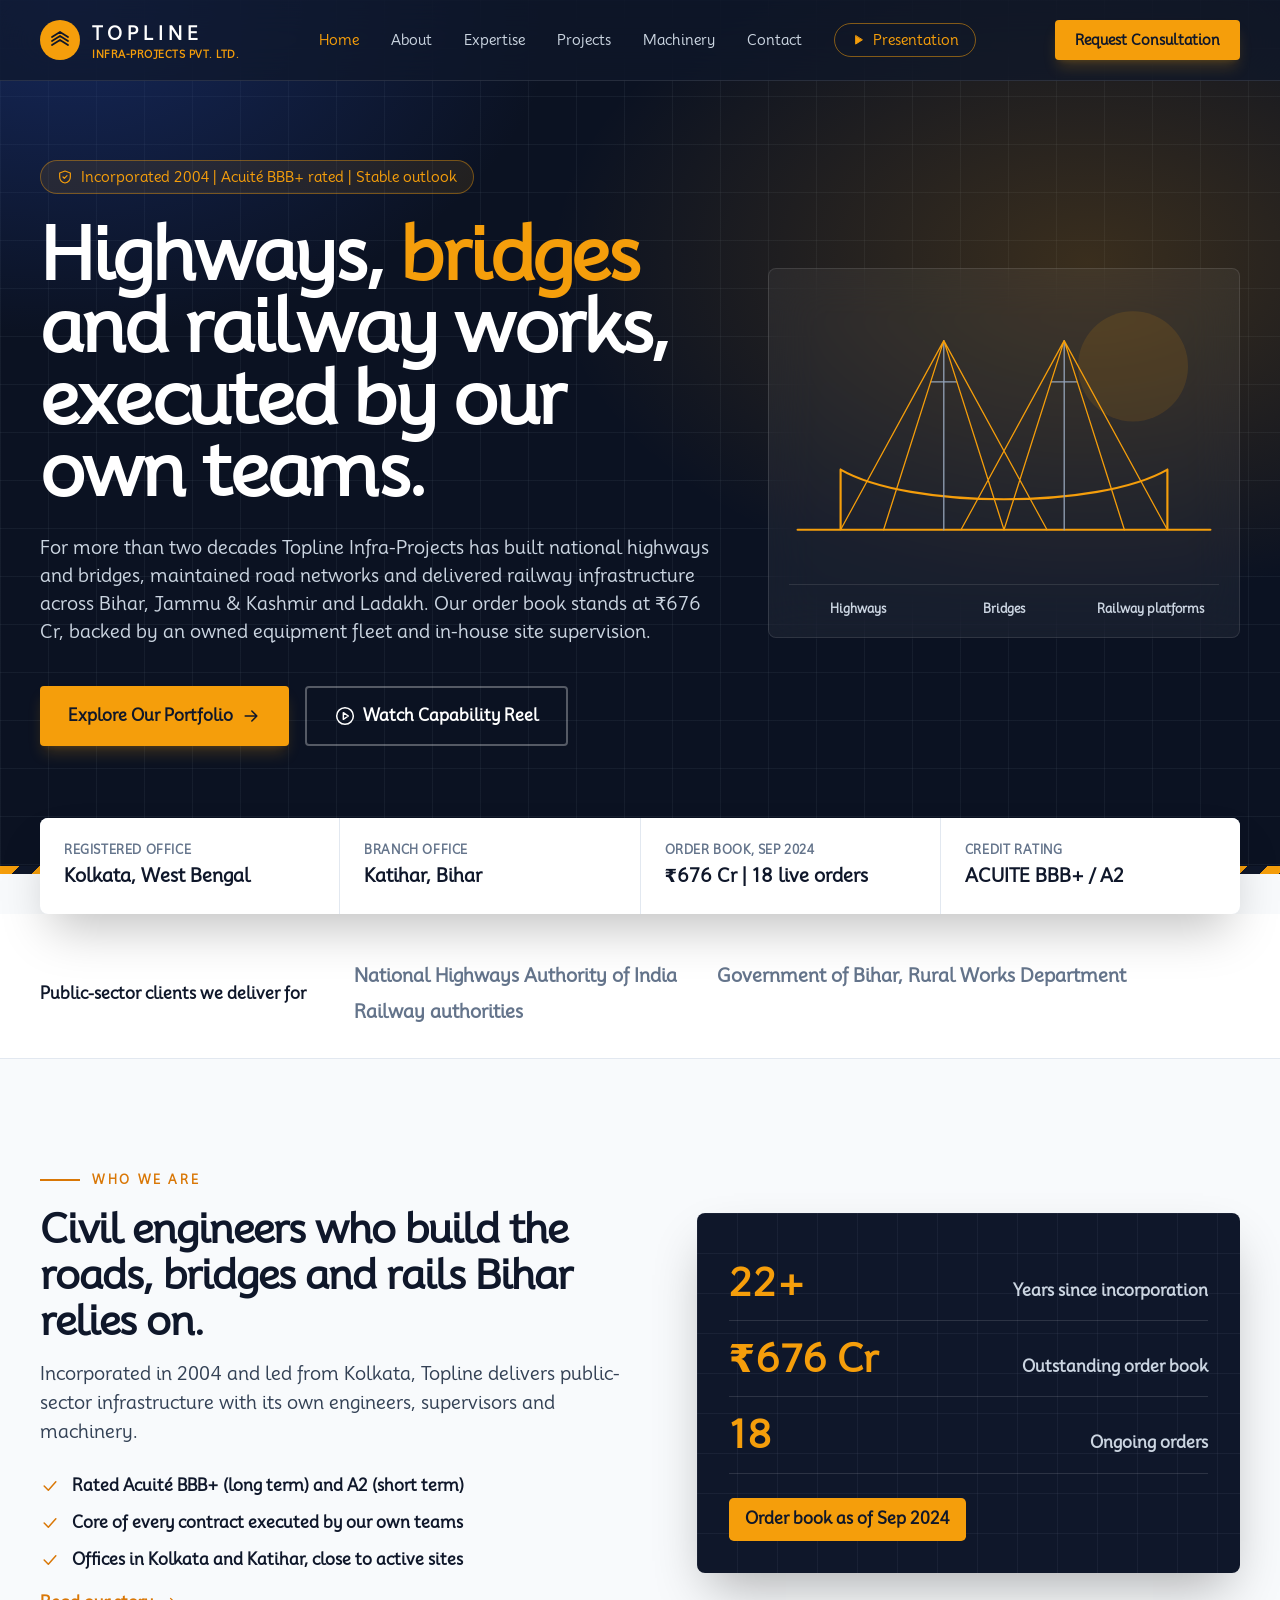
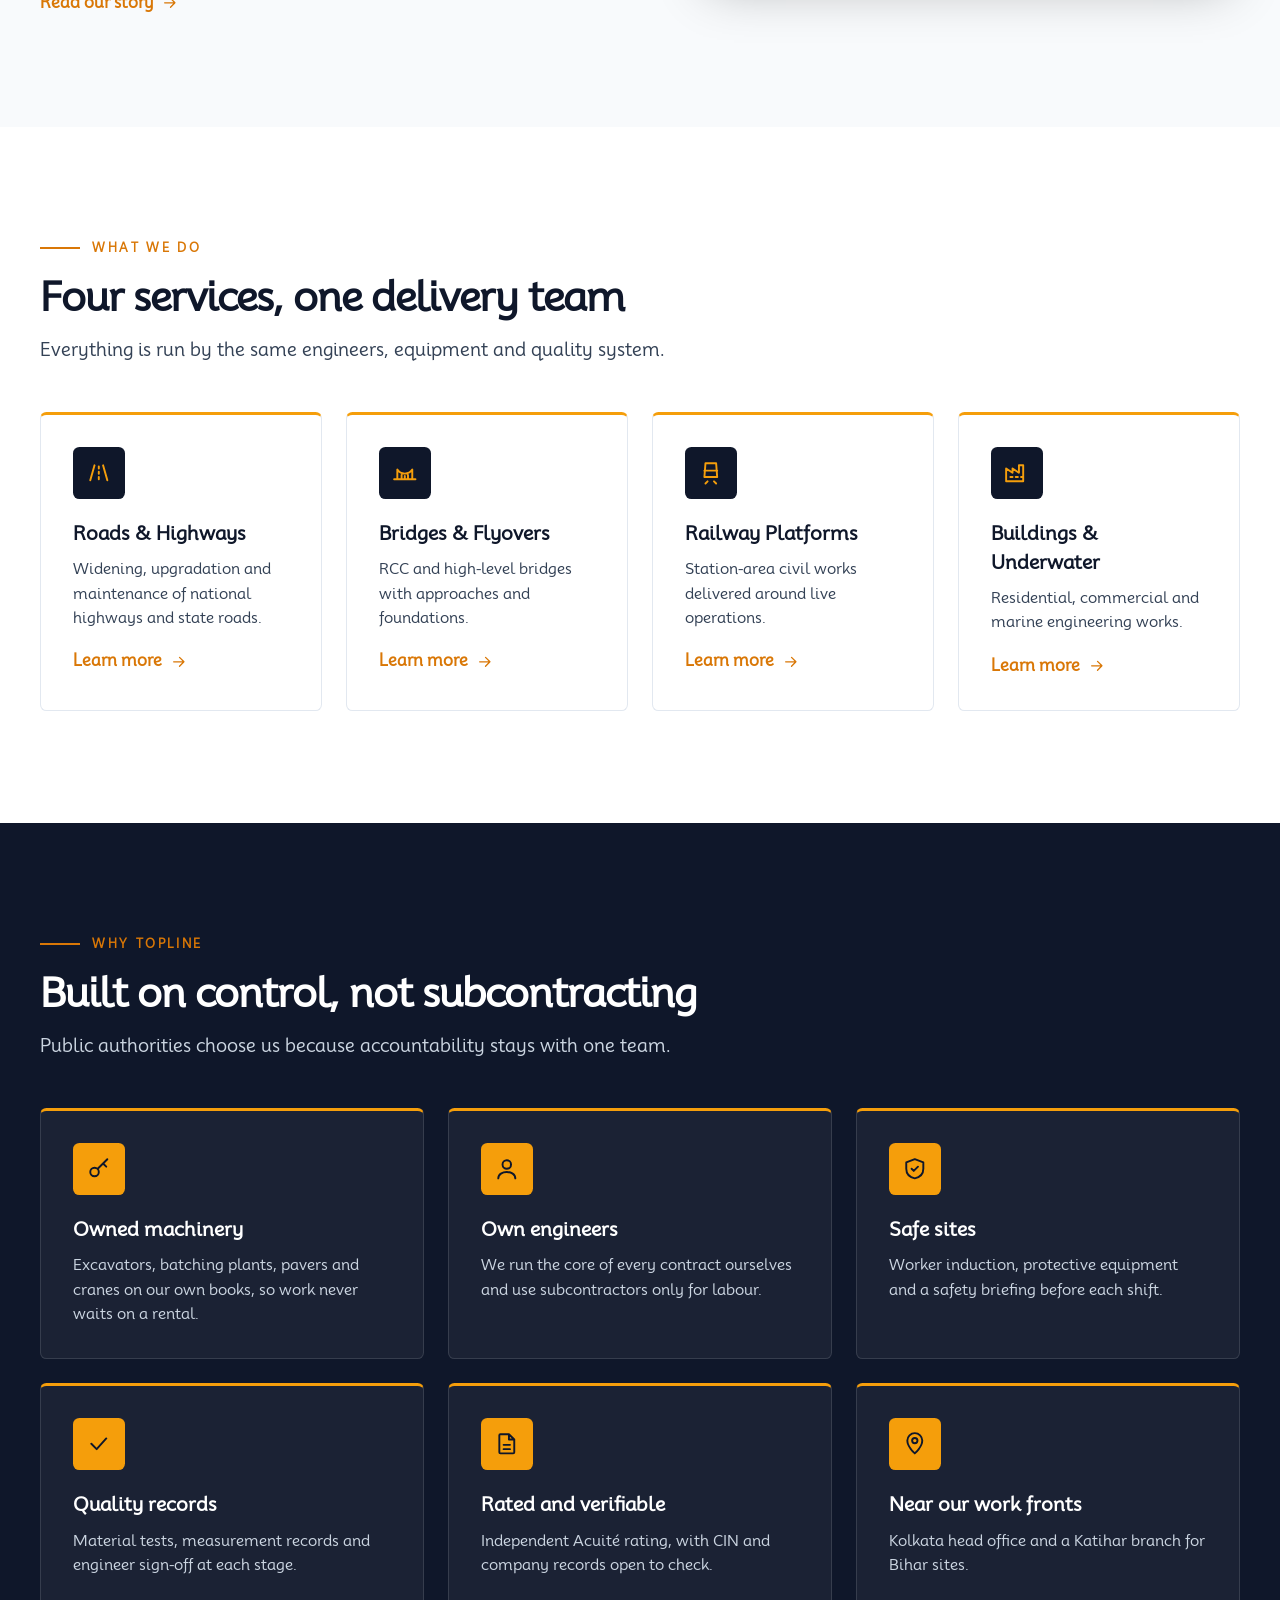
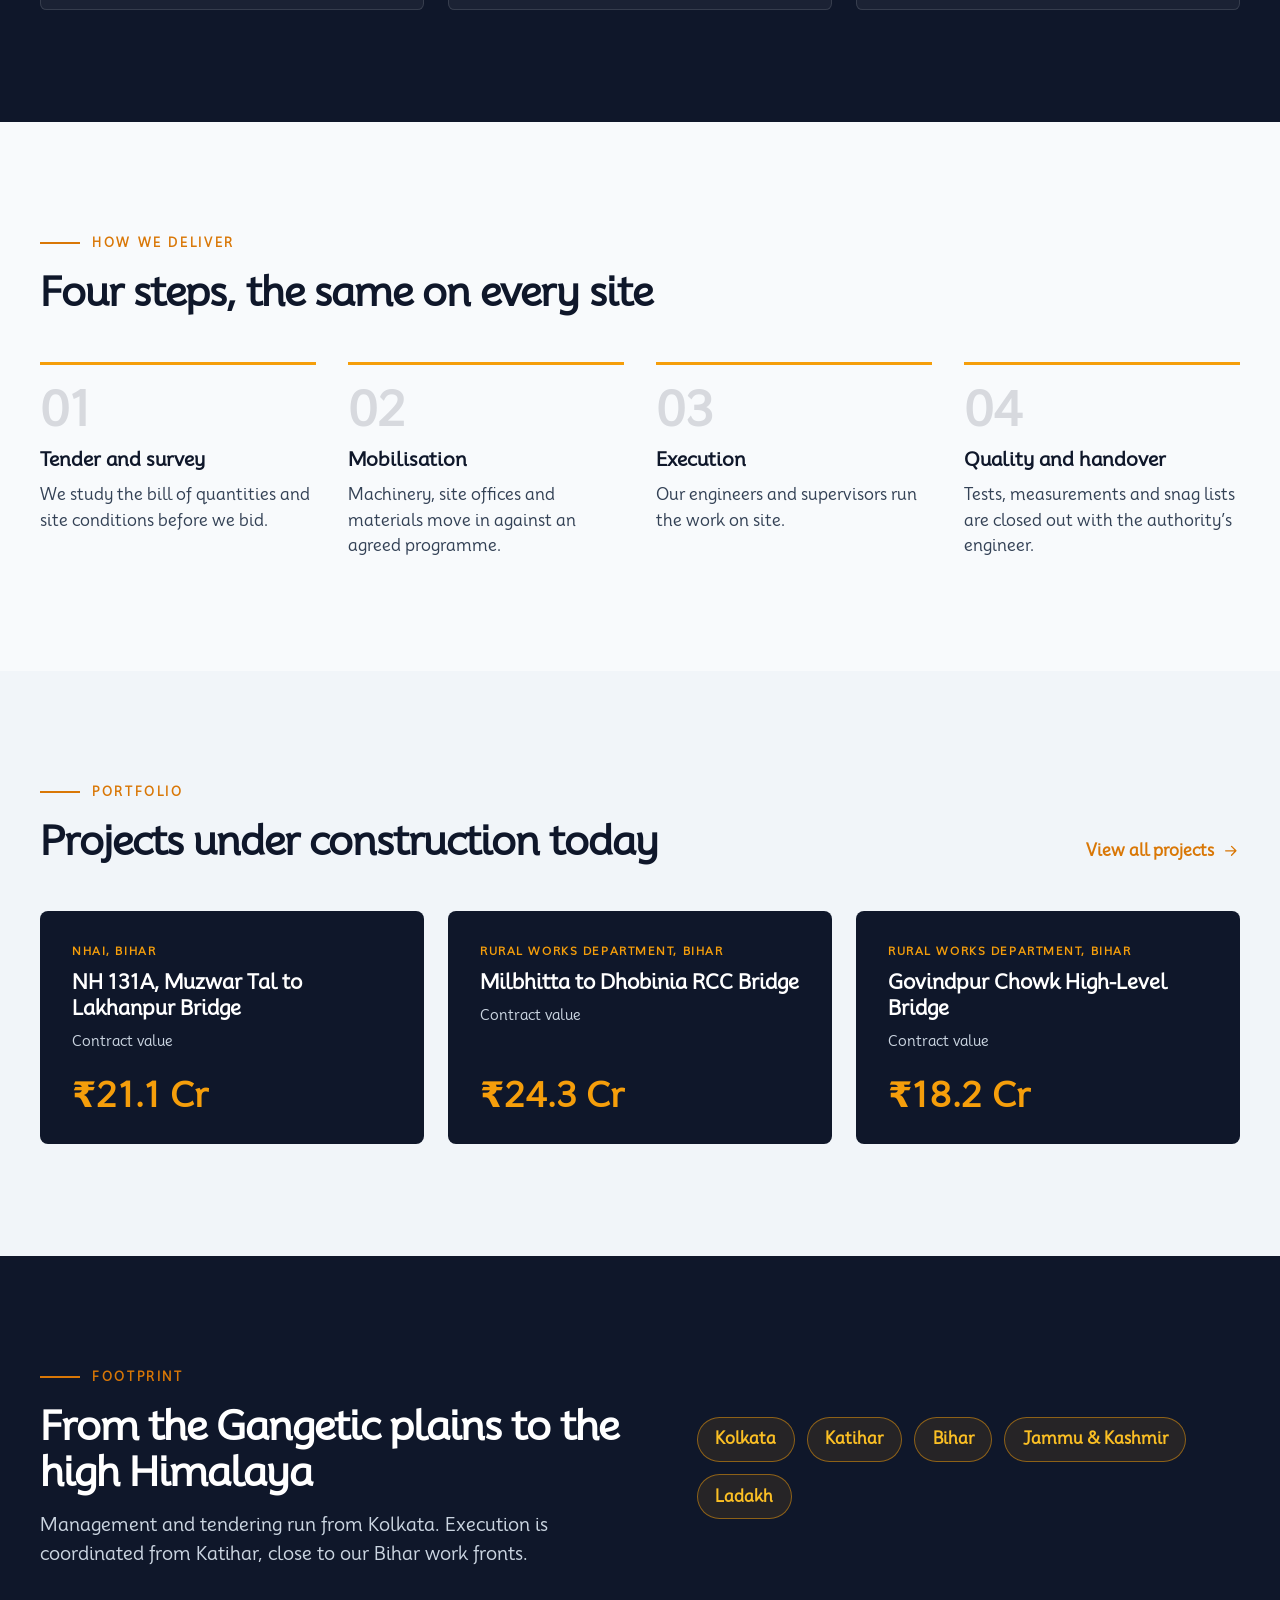
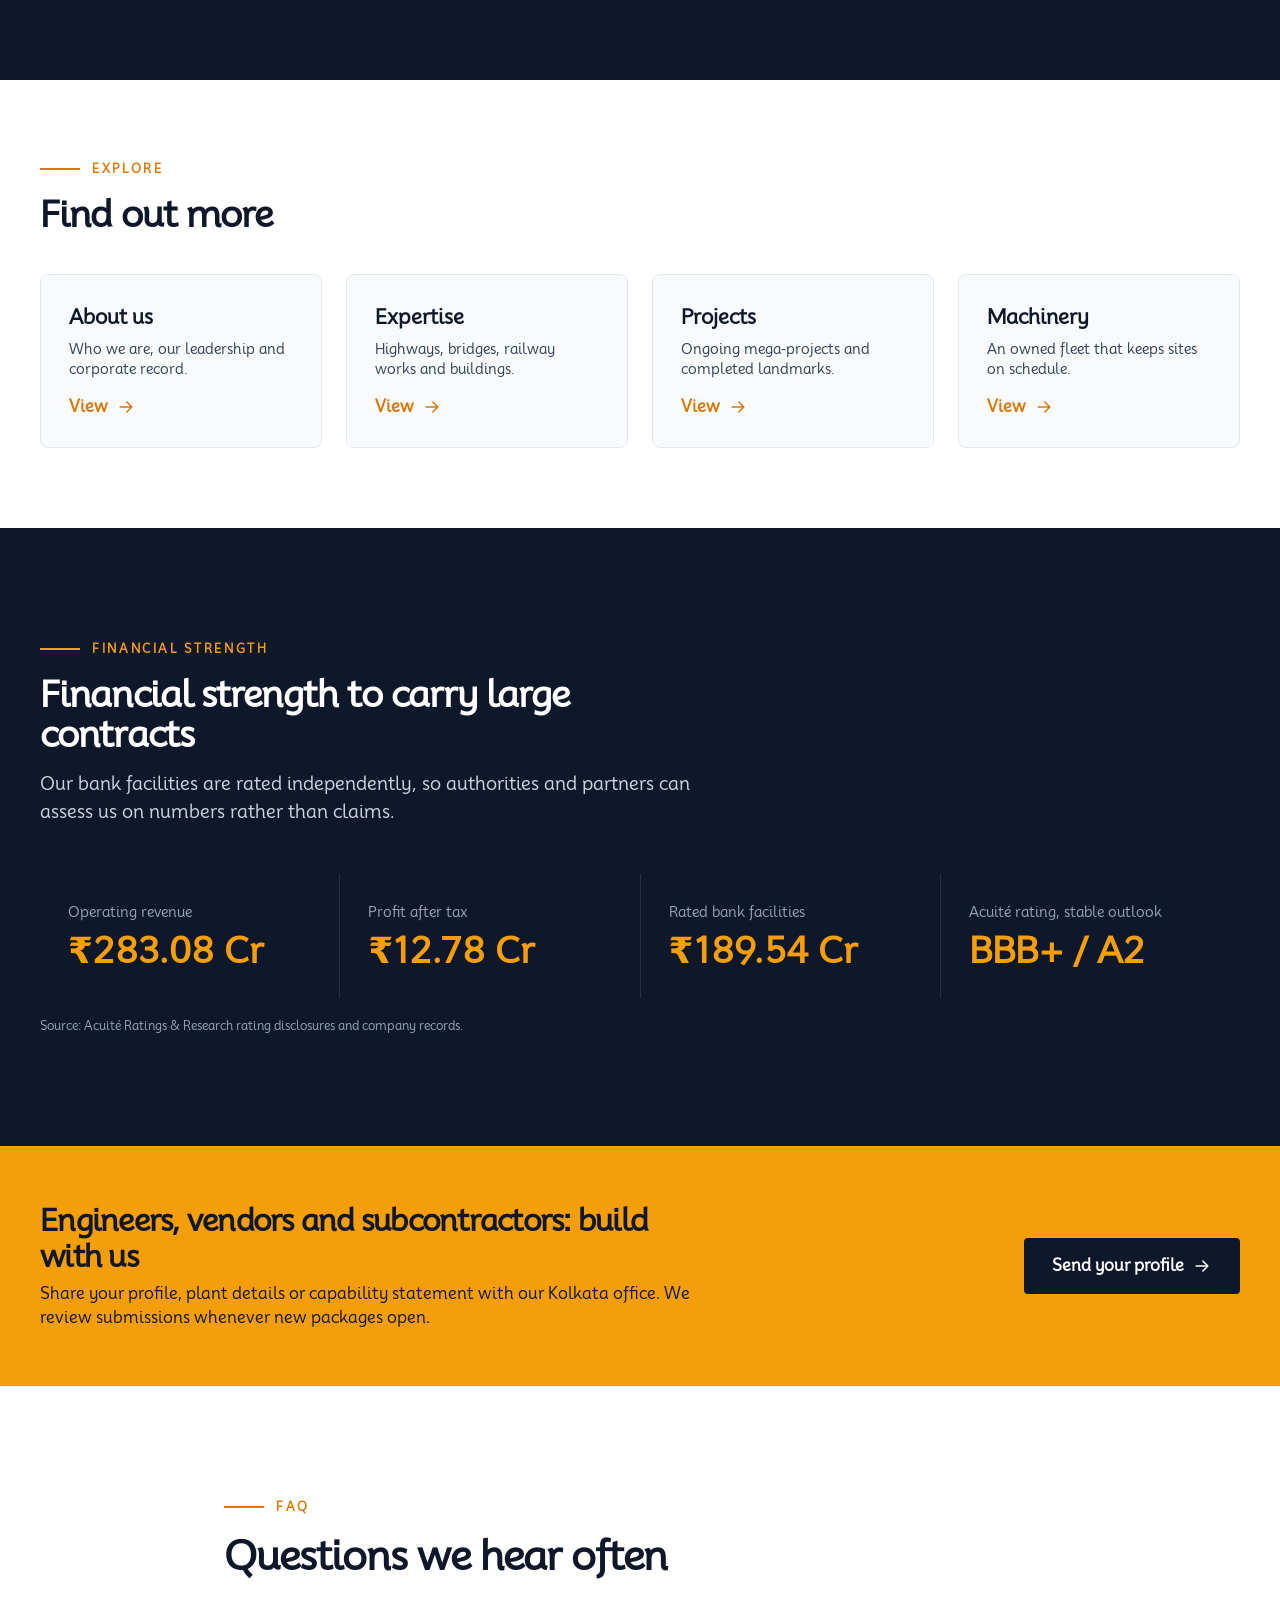
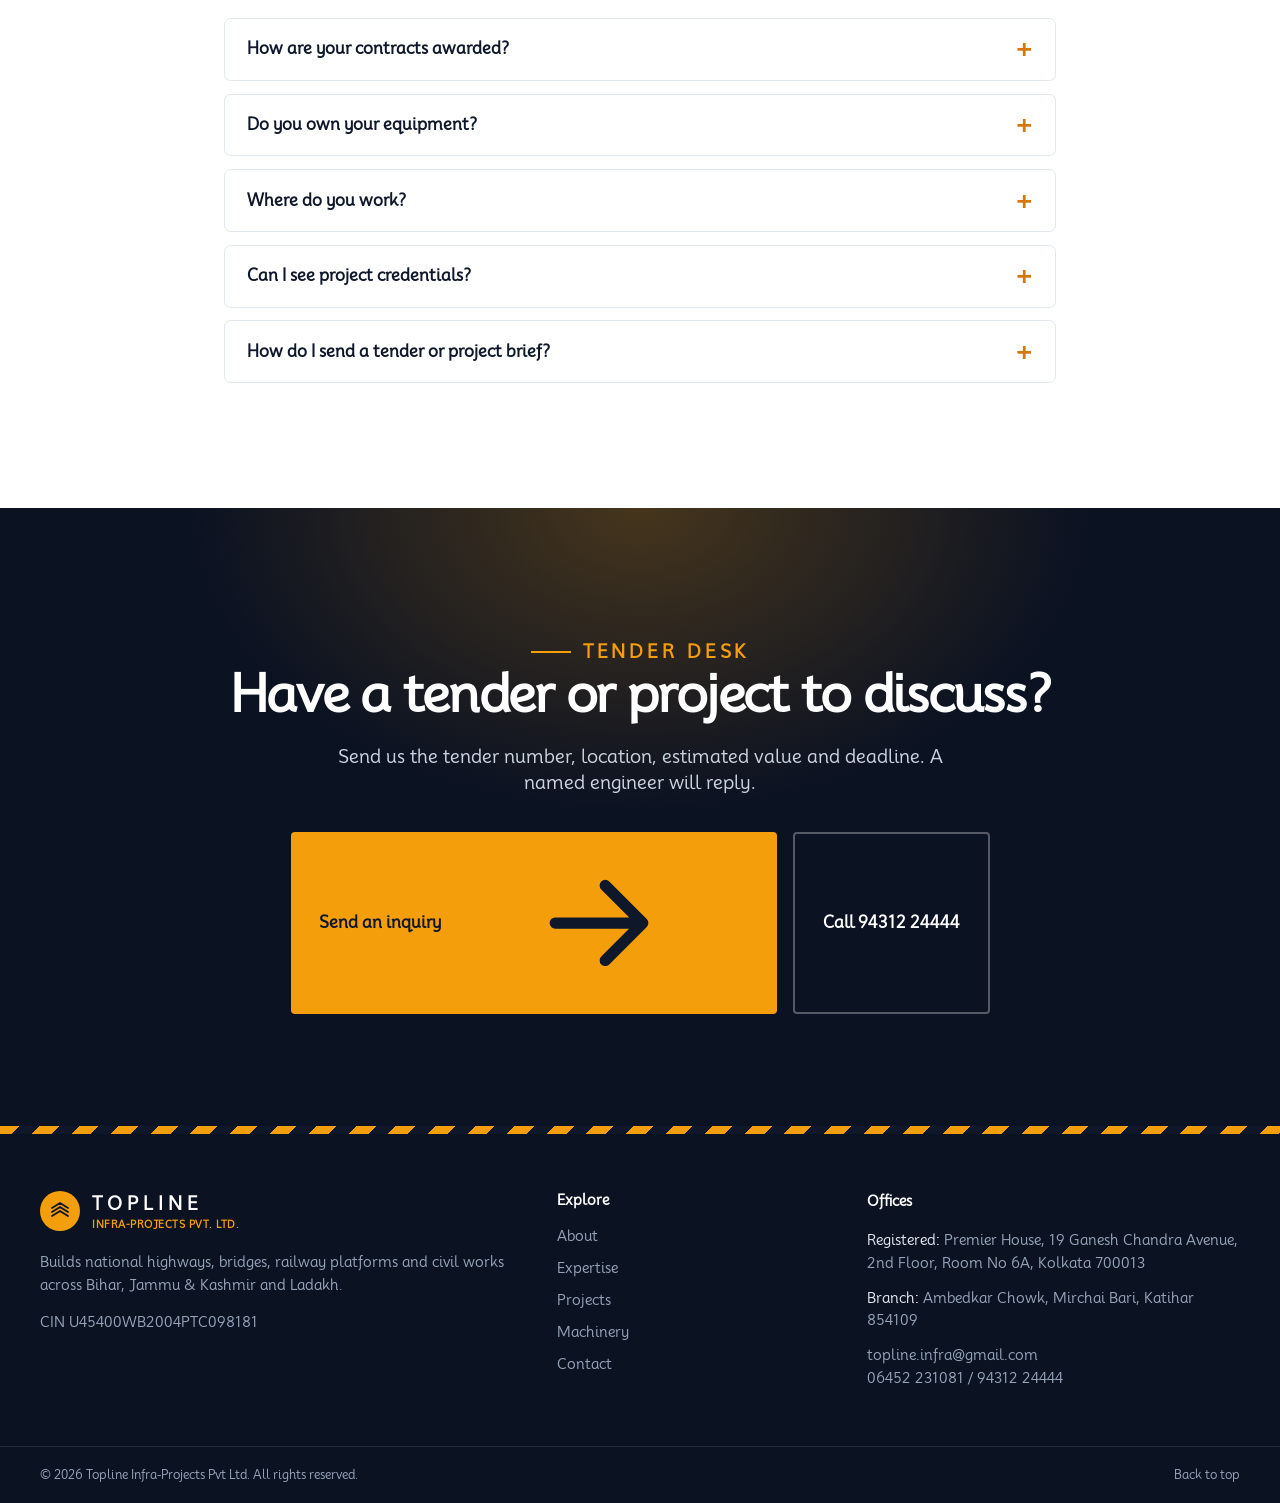
<file: index.html>
<!DOCTYPE html>
<html lang="en" class="scroll-smooth">
<head>
<meta charset="UTF-8">
<meta name="viewport" content="width=device-width, initial-scale=1, viewport-fit=cover">
<meta name="theme-color" content="#0F172A">
<title>Topline Infra-Projects Pvt Ltd | Highways, Bridges &amp; Railway Infrastructure</title>
<meta name="description" content="Topline Infra-Projects builds national highways, bridges, roads, railway platforms and civil works across Bihar, Jammu &amp; Kashmir and Ladakh.">
<link rel="stylesheet" href="https://fonts.googleapis.com/css2?family=Mooli&display=swap">
<link rel="stylesheet" href="assets/style.css">
</head>
<body class="font-sans text-slate-700 bg-slate-50 antialiased">
<svg xmlns="http://www.w3.org/2000/svg" class="hidden" aria-hidden="true">
  <defs>
    <symbol id="i-menu" viewBox="0 0 24 24"><path d="M4 6h16M4 12h16M4 18h16"/></symbol>
    <symbol id="i-x" viewBox="0 0 24 24"><path d="M18 6 6 18M6 6l12 12"/></symbol>
    <symbol id="i-arrow" viewBox="0 0 24 24"><path d="M5 12h14M13 6l6 6-6 6"/></symbol>
    <symbol id="i-play" viewBox="0 0 24 24"><circle cx="12" cy="12" r="10"/><path d="m10 8 6 4-6 4z"/></symbol>
    <symbol id="i-road" viewBox="0 0 24 24"><path d="M4 19 8 5M20 19 16 5M12 6v2M12 11v2M12 16v2"/></symbol>
    <symbol id="i-bridge" viewBox="0 0 24 24"><path d="M2 18h20M5 18V9M19 18V9M5 9c3 5 11 5 14 0M9 14v4M15 14v4M12 15v3"/></symbol>
    <symbol id="i-factory" viewBox="0 0 24 24"><path d="M2 20V8l6 4V8l6 4V5h4v15zM6 16h2M11 16h2M16 16h2"/></symbol>
    <symbol id="i-shield" viewBox="0 0 24 24"><path d="M12 3 4 6v6c0 5 3.5 8 8 9 4.5-1 8-4 8-9V6z"/><path d="m9 12 2 2 4-4"/></symbol>
    <symbol id="i-check" viewBox="0 0 24 24"><path d="m5 12 5 5 9-10"/></symbol>
    <symbol id="i-pin" viewBox="0 0 24 24"><path d="M12 21s7-6.2 7-12a7 7 0 0 0-14 0c0 5.8 7 12 7 12z"/><circle cx="12" cy="9" r="2.5"/></symbol>
    <symbol id="i-phone" viewBox="0 0 24 24"><path d="M5 4h4l2 5-2.5 1.5a11 11 0 0 0 5 5L15 13l5 2v4a2 2 0 0 1-2 2A16 16 0 0 1 3 6a2 2 0 0 1 2-2z"/></symbol>
    <symbol id="i-mail" viewBox="0 0 24 24"><rect x="3" y="5" width="18" height="14" rx="2"/><path d="m3 7 9 6 9-6"/></symbol>
    <symbol id="i-clock" viewBox="0 0 24 24"><circle cx="12" cy="12" r="9"/><path d="M12 7v5l3 2"/></symbol>
    <symbol id="i-file" viewBox="0 0 24 24"><path d="M14 3H6a1 1 0 0 0-1 1v16a1 1 0 0 0 1 1h12a1 1 0 0 0 1-1V8zM14 3v5h5M9 13h6M9 17h6"/></symbol>
    <symbol id="i-key" viewBox="0 0 24 24"><circle cx="8" cy="15" r="4"/><path d="m11 12 9-9M16 7l3 3"/></symbol>
  <symbol id="i-leaf" viewBox="0 0 24 24"><path d="M5 19c0-8 5-14 15-14 0 10-6 15-14 15M5 19l8-8"/></symbol><symbol id="i-rail" viewBox="0 0 24 24"><path d="M7 3h10l1 13H6zM6 10h12M9 20l-2 2M15 20l2 2M9 16h.01M15 16h.01"/></symbol><symbol id="i-playS" viewBox="0 0 24 24"><path d="M8 5v14l11-7z" fill="currentColor"/></symbol><symbol id="i-pause" viewBox="0 0 24 24"><path d="M8 5v14M16 5v14"/></symbol><symbol id="i-prev" viewBox="0 0 24 24"><path d="M19 5v14L8 12zM5 5v14"/></symbol><symbol id="i-next" viewBox="0 0 24 24"><path d="M5 5v14l11-7zM19 5v14"/></symbol><symbol id="i-vol" viewBox="0 0 24 24"><path d="M4 9v6h4l5 4V5L8 9zM16 8a5 5 0 0 1 0 8"/></symbol><symbol id="i-mute" viewBox="0 0 24 24"><path d="M4 9v6h4l5 4V5L8 9zM17 9l4 6M21 9l-4 6"/></symbol><symbol id="i-full" viewBox="0 0 24 24"><path d="M4 9V4h5M20 9V4h-5M4 15v5h5M20 15v5h-5"/></symbol><symbol id="i-stack" viewBox="0 0 24 24"><path d="m4 9 8-5 8 5M4 13l8-5 8 5M4 17l8-5 8 5"/></symbol><symbol id="i-user" viewBox="0 0 24 24"><circle cx="12" cy="8" r="4"/><path d="M4 21c0-4 4-6 8-6s8 2 8 6"/></symbol>
  </defs>
</svg>
<header id="top" class="fixed inset-x-0 top-0 z-50 border-b border-white/10 bg-navy-900/70 backdrop-blur-xl" style="padding-top:env(safe-area-inset-top,0px)">
  <div class="mx-auto flex h-16 max-w-site items-center justify-between px-5 lg:h-20 lg:px-10">
    <a href="index.html" class="flex items-center gap-3 text-white" aria-label="Topline Infra-Projects home">
      <span class="grid h-10 w-10 place-items-center rounded-full bg-amber-500 text-navy-900"><svg class="h-6 w-6" fill="none" stroke="currentColor" stroke-width="1.8" stroke-linecap="round" stroke-linejoin="round"><use href="#i-stack"/></svg></span>
      <span class="leading-tight"><span class="block text-lg font-extrabold tracking-[.28em]">TOPLINE</span><span class="block text-[10px] font-semibold tracking-wider text-amber-500">INFRA-PROJECTS PVT. LTD.</span></span>
    </a>
    <nav class="hidden items-center gap-8 text-sm font-medium text-slate-300 lg:flex" aria-label="Primary">
      <a class="nav-link transition text-amber-500" href="index.html">Home</a>
      <a class="nav-link transition hover:text-white" href="about.html">About</a>
      <a class="nav-link transition hover:text-white" href="expertise.html">Expertise</a>
      <a class="nav-link transition hover:text-white" href="projects.html">Projects</a>
      <a class="nav-link transition hover:text-white" href="machinery.html">Machinery</a>
      <a class="nav-link transition hover:text-white" href="contact.html">Contact</a>
      <button id="deckBtn" class="inline-flex items-center gap-2 rounded-full border border-amber-500/50 px-4 py-1.5 text-amber-500 transition hover:bg-amber-500 hover:text-navy-900"><svg class="h-3.5 w-3.5" fill="none" stroke="currentColor" stroke-width="1.7" stroke-linecap="round" stroke-linejoin="round"><use href="#i-playS"/></svg>Presentation</button>
    </nav>
    <div class="flex items-center gap-3">
      <a href="contact.html" class="hidden rounded bg-amber-500 px-5 py-2.5 text-sm font-bold text-navy-900 shadow-lg shadow-amber-500/20 transition hover:bg-amber-600 hover:text-white sm:inline-block">Request Consultation</a>
      <button id="menuBtn" class="grid h-10 w-10 place-items-center rounded border border-white/20 text-white lg:hidden" aria-label="Open menu" aria-expanded="false" aria-controls="mobileMenu">
        <svg id="iconOpen" class="h-5 w-5" fill="none" stroke="currentColor" stroke-width="2" stroke-linecap="round" stroke-linejoin="round"><use href="#i-menu"/></svg>
        <svg id="iconClose" class="hidden h-5 w-5" fill="none" stroke="currentColor" stroke-width="2" stroke-linecap="round" stroke-linejoin="round"><use href="#i-x"/></svg>
      </button>
    </div>
  </div>
  <div id="mobileMenu" class="hidden max-h-[calc(100dvh-4rem)] overflow-y-auto border-t border-white/10 bg-navy-900/95 lg:hidden">
    <nav class="mx-auto flex max-w-site flex-col px-5 py-3" aria-label="Mobile">
      <a class="m-link border-b border-white/5 py-3 text-slate-200" href="index.html">Home</a>
      <a class="m-link border-b border-white/5 py-3 text-slate-200" href="about.html">About</a>
      <a class="m-link border-b border-white/5 py-3 text-slate-200" href="expertise.html">Expertise</a>
      <a class="m-link border-b border-white/5 py-3 text-slate-200" href="projects.html">Projects</a>
      <a class="m-link border-b border-white/5 py-3 text-slate-200" href="machinery.html">Machinery</a>
      <a class="m-link py-3 text-slate-200" href="contact.html">Contact</a>
      <button id="deckBtnM" class="m-link border-b border-white/5 py-3 text-left font-semibold text-amber-500">Watch the narrated presentation</button>
      <a href="contact.html" class="m-link my-3 rounded bg-amber-500 px-5 py-3 text-center font-bold text-navy-900">Request Consultation</a>
    </nav>
  </div>
</header>
<main>
<section id="home" class="hero blueprint relative overflow-hidden bg-navy-950 pb-32 text-white">
  <div class="glow" aria-hidden="true"></div>
  <div class="relative mx-auto grid max-w-site items-center gap-12 px-5 lg:grid-cols-12 lg:px-10">
    <div class="lg:col-span-7">
      <p class="mb-6 inline-flex items-center gap-2 rounded-full border border-amber-500/40 bg-amber-500/10 px-4 py-1.5 text-sm font-medium text-amber-500"><svg class="h-4 w-4" fill="none" stroke="currentColor" stroke-width="1.8" stroke-linecap="round" stroke-linejoin="round"><use href="#i-shield"/></svg>Incorporated 2004 | Acuité BBB+ rated | Stable outlook</p>
      <h1 class="text-4xl font-black leading-[1.04] sm:text-5xl xl:text-7xl">Highways, <span class="text-amber-500">bridges</span> and railway works, executed by our own teams.</h1>
      <p class="mt-7 max-w-2xl text-lg leading-relaxed text-slate-300">For more than two decades Topline Infra-Projects has built national highways and bridges, maintained road networks and delivered railway infrastructure across Bihar, Jammu &amp; Kashmir and Ladakh. Our order book stands at ₹676 Cr, backed by an owned equipment fleet and in-house site supervision.</p>
      <div class="mt-10 flex flex-col gap-4 sm:flex-row">
        <a href="projects.html" class="inline-flex items-center justify-center gap-2 rounded bg-amber-500 px-7 py-4 font-bold text-navy-900 shadow-lg shadow-amber-500/20 transition hover:bg-amber-600 hover:text-white">Explore Our Portfolio <svg class="h-5 w-5" fill="none" stroke="currentColor" stroke-width="1.8" stroke-linecap="round" stroke-linejoin="round"><use href="#i-arrow"/></svg></a>
        <button id="reelBtn" class="inline-flex items-center justify-center gap-2 rounded border-2 border-white/30 px-7 py-4 font-semibold text-white transition hover:border-amber-500 hover:text-amber-500"><svg class="h-5 w-5" fill="none" stroke="currentColor" stroke-width="1.8" stroke-linecap="round" stroke-linejoin="round"><use href="#i-play"/></svg>Watch Capability Reel</button>
      </div>
    </div>
    <div class="lg:col-span-5">
      <div class="hero-frame rounded-lg border border-white/10 bg-white/5 p-5 backdrop-blur-xl">
        <svg viewBox="0 0 500 330" class="w-full" fill="none" stroke="#F59E0B" stroke-width="2.5" stroke-linecap="round" stroke-linejoin="round" role="img" aria-label="Line drawing of a cable-stayed bridge">
          <circle cx="400" cy="90" r="64" fill="#F59E0B" opacity=".12" stroke="none"/>
          <path class="draw" d="M10 280h480M60 280V210M440 280V210M60 210c80 46 300 46 380 0"/>
          <path class="draw" d="M180 280V60M320 280V60M165 108h30M305 108h30" stroke="#94A3B8" stroke-width="1.5"/>
          <path class="draw" d="M180 60 60 280M180 60 300 280M320 60 200 280M320 60 440 280M180 60 110 280M180 60 250 280M320 60 250 280M320 60 390 280" stroke="#F59E0B" stroke-width="1.5"/>
        </svg>
        <ul class="mt-3 grid grid-cols-3 gap-2 border-t border-white/10 pt-4 text-center text-xs font-semibold text-slate-300">
          <li>Highways</li><li>Bridges</li><li>Railway platforms</li>
        </ul>
      </div>
    </div>
  </div>
  <div class="hazard absolute inset-x-0 bottom-0" aria-hidden="true"></div>
</section><div class="relative z-10 mx-auto -mt-14 max-w-site px-5 lg:px-10">
  <dl class="grid grid-cols-2 gap-px overflow-hidden rounded-lg bg-slate-200 shadow-2xl lg:grid-cols-4">
    <div class="bg-white p-5 sm:p-6"><dt class="text-xs font-semibold uppercase tracking-wider text-slate-500">Registered office</dt><dd class="mt-1 text-lg font-bold text-navy-900">Kolkata, West Bengal</dd></div>
    <div class="bg-white p-5 sm:p-6"><dt class="text-xs font-semibold uppercase tracking-wider text-slate-500">Branch office</dt><dd class="mt-1 text-lg font-bold text-navy-900">Katihar, Bihar</dd></div>
    <div class="bg-white p-5 sm:p-6"><dt class="text-xs font-semibold uppercase tracking-wider text-slate-500">Order book, Sep 2024</dt><dd class="mt-1 text-lg font-bold text-navy-900">₹676 Cr | 18 live orders</dd></div>
    <div class="bg-white p-5 sm:p-6"><dt class="text-xs font-semibold uppercase tracking-wider text-slate-500">Credit rating</dt><dd class="mt-1 text-lg font-bold text-navy-900">ACUITE BBB+ / A2</dd></div>
  </dl>
</div><section aria-label="Clients" class="border-b border-slate-200 bg-white pb-8 pt-12">
  <div class="mx-auto flex max-w-site flex-col gap-4 px-5 lg:flex-row lg:items-center lg:gap-12 lg:px-10">
    <p class="shrink-0 font-semibold text-navy-900">Public-sector clients we deliver for</p>
    <ul class="flex flex-wrap gap-x-10 gap-y-2 text-lg font-bold text-slate-500"><li>National Highways Authority of India</li><li>Government of Bihar, Rural Works Department</li><li>Railway authorities</li></ul>
  </div>
</section><section class="hx-sec hx-light"><div class="hx-wrap"><div class="hx-split"><div><p class="eyebrow">Who we are</p><h2 class="hx-h2">Civil engineers who build the roads, bridges and rails Bihar relies on.</h2><p class="hx-lead">Incorporated in 2004 and led from Kolkata, Topline delivers public-sector infrastructure with its own engineers, supervisors and machinery.</p>
<ul class="hx-checks"><li><svg fill="none" stroke="currentColor" stroke-width="1.8" stroke-linecap="round" stroke-linejoin="round"><use href="#i-check"/></svg>Rated Acuité BBB+ (long term) and A2 (short term)</li><li><svg fill="none" stroke="currentColor" stroke-width="1.8" stroke-linecap="round" stroke-linejoin="round"><use href="#i-check"/></svg>Core of every contract executed by our own teams</li><li><svg fill="none" stroke="currentColor" stroke-width="1.8" stroke-linecap="round" stroke-linejoin="round"><use href="#i-check"/></svg>Offices in Kolkata and Katihar, close to active sites</li></ul>
<a href="about.html" class="hx-link">Read our story <svg fill="none" stroke="currentColor" stroke-width="1.8" stroke-linecap="round" stroke-linejoin="round"><use href="#i-arrow"/></svg></a></div>
<div class="hx-panel"><div class="hx-row"><b>22+</b><span>Years since incorporation</span></div><div class="hx-row"><b>₹676 Cr</b><span>Outstanding order book</span></div><div class="hx-row"><b>18</b><span>Ongoing orders</span></div><span class="hx-tag">Order book as of Sep 2024</span></div></div></div></section><section class="hx-sec hx-white"><div class="hx-wrap"><p class="eyebrow">What we do</p><h2 class="hx-h2">Four services, one delivery team</h2><p class="hx-lead">Everything is run by the same engineers, equipment and quality system.</p><div class="hx-grid c4"><article class="hx-card"><span class="hx-ic"><svg fill="none" stroke="currentColor" stroke-width="1.8" stroke-linecap="round" stroke-linejoin="round"><use href="#i-road"/></svg></span><h3>Roads & Highways</h3><p>Widening, upgradation and maintenance of national highways and state roads.</p><a href="expertise.html" class="hx-link">Learn more <svg fill="none" stroke="currentColor" stroke-width="1.8" stroke-linecap="round" stroke-linejoin="round"><use href="#i-arrow"/></svg></a></article><article class="hx-card"><span class="hx-ic"><svg fill="none" stroke="currentColor" stroke-width="1.8" stroke-linecap="round" stroke-linejoin="round"><use href="#i-bridge"/></svg></span><h3>Bridges & Flyovers</h3><p>RCC and high-level bridges with approaches and foundations.</p><a href="expertise.html" class="hx-link">Learn more <svg fill="none" stroke="currentColor" stroke-width="1.8" stroke-linecap="round" stroke-linejoin="round"><use href="#i-arrow"/></svg></a></article><article class="hx-card"><span class="hx-ic"><svg fill="none" stroke="currentColor" stroke-width="1.8" stroke-linecap="round" stroke-linejoin="round"><use href="#i-rail"/></svg></span><h3>Railway Platforms</h3><p>Station-area civil works delivered around live operations.</p><a href="expertise.html" class="hx-link">Learn more <svg fill="none" stroke="currentColor" stroke-width="1.8" stroke-linecap="round" stroke-linejoin="round"><use href="#i-arrow"/></svg></a></article><article class="hx-card"><span class="hx-ic"><svg fill="none" stroke="currentColor" stroke-width="1.8" stroke-linecap="round" stroke-linejoin="round"><use href="#i-factory"/></svg></span><h3>Buildings & Underwater</h3><p>Residential, commercial and marine engineering works.</p><a href="expertise.html" class="hx-link">Learn more <svg fill="none" stroke="currentColor" stroke-width="1.8" stroke-linecap="round" stroke-linejoin="round"><use href="#i-arrow"/></svg></a></article></div></div></section><section class="hx-sec hx-dark"><div class="hx-wrap"><p class="eyebrow">Why Topline</p><h2 class="hx-h2">Built on control, not subcontracting</h2><p class="hx-lead">Public authorities choose us because accountability stays with one team.</p><div class="hx-grid c3"><article class="hx-card"><span class="hx-ic"><svg fill="none" stroke="currentColor" stroke-width="1.8" stroke-linecap="round" stroke-linejoin="round"><use href="#i-key"/></svg></span><h3>Owned machinery</h3><p>Excavators, batching plants, pavers and cranes on our own books, so work never waits on a rental.</p></article><article class="hx-card"><span class="hx-ic"><svg fill="none" stroke="currentColor" stroke-width="1.8" stroke-linecap="round" stroke-linejoin="round"><use href="#i-user"/></svg></span><h3>Own engineers</h3><p>We run the core of every contract ourselves and use subcontractors only for labour.</p></article><article class="hx-card"><span class="hx-ic"><svg fill="none" stroke="currentColor" stroke-width="1.8" stroke-linecap="round" stroke-linejoin="round"><use href="#i-shield"/></svg></span><h3>Safe sites</h3><p>Worker induction, protective equipment and a safety briefing before each shift.</p></article><article class="hx-card"><span class="hx-ic"><svg fill="none" stroke="currentColor" stroke-width="1.8" stroke-linecap="round" stroke-linejoin="round"><use href="#i-check"/></svg></span><h3>Quality records</h3><p>Material tests, measurement records and engineer sign-off at each stage.</p></article><article class="hx-card"><span class="hx-ic"><svg fill="none" stroke="currentColor" stroke-width="1.8" stroke-linecap="round" stroke-linejoin="round"><use href="#i-file"/></svg></span><h3>Rated and verifiable</h3><p>Independent Acuité rating, with CIN and company records open to check.</p></article><article class="hx-card"><span class="hx-ic"><svg fill="none" stroke="currentColor" stroke-width="1.8" stroke-linecap="round" stroke-linejoin="round"><use href="#i-pin"/></svg></span><h3>Near our work fronts</h3><p>Kolkata head office and a Katihar branch for Bihar sites.</p></article></div></div></section><section class="hx-sec hx-light"><div class="hx-wrap"><p class="eyebrow">How we deliver</p><h2 class="hx-h2">Four steps, the same on every site</h2><div class="hx-steps"><article class="hx-step"><em>01</em><h3>Tender and survey</h3><p>We study the bill of quantities and site conditions before we bid.</p></article><article class="hx-step"><em>02</em><h3>Mobilisation</h3><p>Machinery, site offices and materials move in against an agreed programme.</p></article><article class="hx-step"><em>03</em><h3>Execution</h3><p>Our engineers and supervisors run the work on site.</p></article><article class="hx-step"><em>04</em><h3>Quality and handover</h3><p>Tests, measurements and snag lists are closed out with the authority’s engineer.</p></article></div></div></section><section class="hx-sec hx-grey"><div class="hx-wrap"><div style="display:flex;flex-wrap:wrap;align-items:flex-end;justify-content:space-between;gap:1.5rem"><div><p class="eyebrow">Portfolio</p><h2 class="hx-h2">Projects under construction today</h2></div><a href="projects.html" class="hx-link" style="margin:0">View all projects <svg fill="none" stroke="currentColor" stroke-width="1.8" stroke-linecap="round" stroke-linejoin="round"><use href="#i-arrow"/></svg></a></div><div class="hx-grid c3"><article class="hx-pj"><small>NHAI, Bihar</small><h3>NH 131A, Muzwar Tal to Lakhanpur Bridge</h3><span>Contract value</span><b>₹21.1 Cr</b></article><article class="hx-pj"><small>Rural Works Department, Bihar</small><h3>Milbhitta to Dhobinia RCC Bridge</h3><span>Contract value</span><b>₹24.3 Cr</b></article><article class="hx-pj"><small>Rural Works Department, Bihar</small><h3>Govindpur Chowk High-Level Bridge</h3><span>Contract value</span><b>₹18.2 Cr</b></article></div></div></section><section class="hx-sec hx-dark"><div class="hx-wrap"><div class="hx-split"><div><p class="eyebrow">Footprint</p><h2 class="hx-h2">From the Gangetic plains to the high Himalaya</h2><p class="hx-lead">Management and tendering run from Kolkata. Execution is coordinated from Katihar, close to our Bihar work fronts.</p></div><div class="hx-pills" style="margin:0"><span>Kolkata</span><span>Katihar</span><span>Bihar</span><span>Jammu &amp; Kashmir</span><span>Ladakh</span></div></div></div></section><section class="bg-white py-20"><div class="mx-auto max-w-site px-5 lg:px-10"><p class="eyebrow">Explore</p><h2 class="text-3xl font-extrabold tracking-tight text-navy-900 sm:text-4xl">Find out more</h2><div class="mt-10 grid gap-6 sm:grid-cols-2 lg:grid-cols-4"><a href="about.html" class="group rounded-lg border border-slate-200 bg-slate-50 p-7 transition hover:-translate-y-1 hover:border-amber-500 hover:shadow-xl"><h3 class="text-xl font-bold text-navy-900">About us</h3><p class="mt-2 text-sm">Who we are, our leadership and corporate record.</p><span class="mt-4 inline-flex items-center gap-2 font-semibold text-amber-600">View <svg class="h-5 w-5" fill="none" stroke="currentColor" stroke-width="1.8" stroke-linecap="round" stroke-linejoin="round"><use href="#i-arrow"/></svg></span></a><a href="expertise.html" class="group rounded-lg border border-slate-200 bg-slate-50 p-7 transition hover:-translate-y-1 hover:border-amber-500 hover:shadow-xl"><h3 class="text-xl font-bold text-navy-900">Expertise</h3><p class="mt-2 text-sm">Highways, bridges, railway works and buildings.</p><span class="mt-4 inline-flex items-center gap-2 font-semibold text-amber-600">View <svg class="h-5 w-5" fill="none" stroke="currentColor" stroke-width="1.8" stroke-linecap="round" stroke-linejoin="round"><use href="#i-arrow"/></svg></span></a><a href="projects.html" class="group rounded-lg border border-slate-200 bg-slate-50 p-7 transition hover:-translate-y-1 hover:border-amber-500 hover:shadow-xl"><h3 class="text-xl font-bold text-navy-900">Projects</h3><p class="mt-2 text-sm">Ongoing mega-projects and completed landmarks.</p><span class="mt-4 inline-flex items-center gap-2 font-semibold text-amber-600">View <svg class="h-5 w-5" fill="none" stroke="currentColor" stroke-width="1.8" stroke-linecap="round" stroke-linejoin="round"><use href="#i-arrow"/></svg></span></a><a href="machinery.html" class="group rounded-lg border border-slate-200 bg-slate-50 p-7 transition hover:-translate-y-1 hover:border-amber-500 hover:shadow-xl"><h3 class="text-xl font-bold text-navy-900">Machinery</h3><p class="mt-2 text-sm">An owned fleet that keeps sites on schedule.</p><span class="mt-4 inline-flex items-center gap-2 font-semibold text-amber-600">View <svg class="h-5 w-5" fill="none" stroke="currentColor" stroke-width="1.8" stroke-linecap="round" stroke-linejoin="round"><use href="#i-arrow"/></svg></span></a></div></div></section><section id="financials" class="bg-navy-900 py-20 text-white lg:py-28">
  <div class="mx-auto max-w-site px-5 lg:px-10">
    <div class="max-w-2xl">
      <p class="eyebrow">Financial strength</p><h2 class="text-3xl font-extrabold tracking-tight sm:text-4xl">Financial strength to carry large contracts</h2>
      <p class="mt-4 text-lg text-slate-300">Our bank facilities are rated independently, so authorities and partners can assess us on numbers rather than claims.</p>
    </div>
    <dl class="mt-12 grid gap-px overflow-hidden rounded-lg bg-white/10 sm:grid-cols-2 lg:grid-cols-4">
      <div class="bg-navy-900 p-7"><dt class="text-sm text-slate-400">Operating revenue</dt><dd class="mt-2 text-4xl font-extrabold text-amber-500">₹283.08 Cr</dd></div>
      <div class="bg-navy-900 p-7"><dt class="text-sm text-slate-400">Profit after tax</dt><dd class="mt-2 text-4xl font-extrabold text-amber-500">₹12.78 Cr</dd></div>
      <div class="bg-navy-900 p-7"><dt class="text-sm text-slate-400">Rated bank facilities</dt><dd class="mt-2 text-4xl font-extrabold text-amber-500">₹189.54 Cr</dd></div>
      <div class="bg-navy-900 p-7"><dt class="text-sm text-slate-400">Acuité rating, stable outlook</dt><dd class="mt-2 text-4xl font-extrabold text-amber-500">BBB+ / A2</dd></div>
    </dl>
    <p class="mt-5 text-xs text-slate-400">Source: Acuité Ratings &amp; Research rating disclosures and company records.</p>
  </div>
</section><section id="careers" class="bg-amber-500 py-14 text-navy-900">
  <div class="mx-auto flex max-w-site flex-col gap-6 px-5 md:flex-row md:items-center md:justify-between lg:px-10">
    <div class="max-w-2xl"><h2 class="text-2xl font-extrabold sm:text-3xl">Engineers, vendors and subcontractors: build with us</h2><p class="mt-2 font-medium">Share your profile, plant details or capability statement with our Kolkata office. We review submissions whenever new packages open.</p></div>
    <a href="mailto:topline.infra@gmail.com?subject=Profile%20submission" class="inline-flex shrink-0 items-center justify-center gap-2 rounded bg-navy-900 px-7 py-4 font-bold text-white transition hover:bg-navy-950">Send your profile <svg class="h-5 w-5" fill="none" stroke="currentColor" stroke-width="1.8" stroke-linecap="round" stroke-linejoin="round"><use href="#i-arrow"/></svg></a>
  </div>
</section>
<section class="hx-sec hx-white"><div class="hx-wrap"><div style="max-width:52rem;margin:0 auto"><p class="eyebrow">FAQ</p><h2 class="hx-h2">Questions we hear often</h2><div style="margin-top:2.5rem"><details class="hx-faq"><summary>How are your contracts awarded?<span class="chev">+</span></summary><p>Most of our work is awarded through public tenders by authorities such as NHAI and the Government of Bihar.</p></details><details class="hx-faq"><summary>Do you own your equipment?<span class="chev">+</span></summary><p>Yes. Our excavators, batching plants, pavers and cranes are company owned, which speeds up mobilisation.</p></details><details class="hx-faq"><summary>Where do you work?<span class="chev">+</span></summary><p>Our core state is Bihar, with high-altitude road works in Jammu &amp; Kashmir and Ladakh.</p></details><details class="hx-faq"><summary>Can I see project credentials?<span class="chev">+</span></summary><p>Completion certificates and client references are shared with tendering authorities and partners on request.</p></details><details class="hx-faq"><summary>How do I send a tender or project brief?<span class="chev">+</span></summary><p>Use the inquiry form on our contact page or email topline.infra@gmail.com. Our tender desk replies within working hours.</p></details></div></div></div></section><section class="hx-sec hx-cta"><div class="glow"></div><div class="hx-wrap" style="position:relative"><p class="eyebrow" style="justify-content:center;color:#F59E0B">Tender desk</p><h2 class="hx-h2">Have a tender or project to discuss?</h2><p>Send us the tender number, location, estimated value and deadline. A named engineer will reply.</p><div class="hx-btns"><a href="contact.html" class="inline-flex items-center justify-center gap-2 rounded bg-amber-500 px-7 py-4 font-bold text-navy-900 transition hover:bg-amber-600 hover:text-white">Send an inquiry <svg fill="none" stroke="currentColor" stroke-width="1.8" stroke-linecap="round" stroke-linejoin="round"><use href="#i-arrow"/></svg></a><a href="tel:+919431224444" class="inline-flex items-center justify-center gap-2 rounded border-2 border-white/30 px-7 py-4 font-semibold text-white transition hover:border-amber-500 hover:text-amber-500">Call 94312 24444</a></div></div></section></main>
<footer class="bg-navy-950 text-sm text-slate-400">
  <div class="hazard" aria-hidden="true"></div>
  <div class="mx-auto grid max-w-site gap-10 px-5 py-14 lg:grid-cols-12 lg:px-10">
    <div class="lg:col-span-5">
      <div class="flex items-center gap-3 text-white"><span class="grid h-10 w-10 place-items-center rounded-full bg-amber-500 text-navy-900"><svg class="h-6 w-6" fill="none" stroke="currentColor" stroke-width="1.8" stroke-linecap="round" stroke-linejoin="round"><use href="#i-stack"/></svg></span><span class="leading-tight"><span class="block text-lg font-extrabold tracking-[.28em]">TOPLINE</span><span class="block text-[10px] font-semibold tracking-wider text-amber-500">INFRA-PROJECTS PVT. LTD.</span></span></div>
      <p class="mt-5 max-w-sm leading-relaxed">Builds national highways, bridges, railway platforms and civil works across Bihar, Jammu &amp; Kashmir and Ladakh.</p>
      <p class="mt-4">CIN U45400WB2004PTC098181</p>
    </div>
    <div class="lg:col-span-3">
      <p class="font-semibold text-white">Explore</p>
      <ul class="mt-4 space-y-3"><li><a class="hover:text-amber-500" href="about.html">About</a></li><li><a class="hover:text-amber-500" href="expertise.html">Expertise</a></li><li><a class="hover:text-amber-500" href="projects.html">Projects</a></li><li><a class="hover:text-amber-500" href="machinery.html">Machinery</a></li><li><a class="hover:text-amber-500" href="contact.html">Contact</a></li></ul>
    </div>
    <address class="not-italic leading-relaxed lg:col-span-4">
      <p class="font-semibold text-white">Offices</p>
      <p class="mt-4"><span class="text-slate-200">Registered:</span> Premier House, 19 Ganesh Chandra Avenue, 2nd Floor, Room No 6A, Kolkata 700013</p>
      <p class="mt-3"><span class="text-slate-200">Branch:</span> Ambedkar Chowk, Mirchai Bari, Katihar 854109</p>
      <p class="mt-3"><a class="hover:text-amber-500" href="mailto:topline.infra@gmail.com">topline.infra@gmail.com</a><br><a class="hover:text-amber-500" href="tel:+916452231081">06452 231081</a> / <a class="hover:text-amber-500" href="tel:+919431224444">94312 24444</a></p>
    </address>
  </div>
  <div class="border-t border-white/10 py-5"><div class="mx-auto flex max-w-site flex-col justify-between gap-2 px-5 text-xs sm:flex-row lg:px-10"><p>&copy; <span id="yr"></span> Topline Infra-Projects Pvt Ltd. All rights reserved.</p><a href="#top" class="hover:text-amber-500">Back to top</a></div></div>
</footer>
<div id="mobileBar" class="fixed inset-x-0 bottom-0 z-40 grid grid-cols-[auto_1fr] gap-3 border-t border-white/10 bg-navy-900/90 px-4 pt-3 backdrop-blur-xl transition-transform duration-300 lg:hidden" style="padding-bottom:calc(.75rem + env(safe-area-inset-bottom,0px))">
  <a href="tel:+919431224444" class="flex min-h-[48px] items-center justify-center gap-2 rounded border border-white/30 px-5 font-semibold text-white"><svg class="h-5 w-5" fill="none" stroke="currentColor" stroke-width="2" stroke-linecap="round" stroke-linejoin="round"><use href="#i-phone"/></svg>Call</a>
  <a href="contact.html" class="flex min-h-[48px] items-center justify-center rounded bg-amber-500 px-3 text-sm font-bold text-navy-900">Request Consultation</a>
</div>
<!-- Presentation mode -->
<div id="deck" tabindex="-1" role="dialog" aria-modal="true" aria-label="Narrated company presentation" aria-hidden="true">
  <div class="dk-bg" aria-hidden="true"></div><div class="dk-orb a" aria-hidden="true"></div><div class="dk-orb b" aria-hidden="true"></div>
  <div class="dk-top"><div class="dk-brand"><i><svg class="dk-bi" fill="none" stroke="currentColor" stroke-width="1.7" stroke-linecap="round" stroke-linejoin="round"><use href="#i-stack"/></svg></i>TOPLINE</div><div class="dk-tr"><span class="dk-count" id="dkCount">01 / 12</span><button class="dk-b sm txt" id="dkCC" aria-pressed="false" aria-label="Captions">CC</button><button class="dk-b sm txt" id="dkVoicePick" aria-label="Change voice">Voice</button><div class="dk-toast" id="dkToast" role="status"></div><button class="dk-b sm" id="dkClose" aria-label="Close presentation"><svg class="dk-ic" fill="none" stroke="currentColor" stroke-width="1.7" stroke-linecap="round" stroke-linejoin="round"><use href="#i-x"/></svg></button></div></div>
  <div class="dk-stage" id="dkStage">
<section class="dk-slide " data-tr="zoom" data-say="Welcome to Topline Infra-Projects Private Limited. We are a civil engineering and infrastructure company, headquartered in Kolkata, with a branch office in Katihar, Bihar. Since two thousand four, our teams have built national highways, bridges and railway infrastructure. Over the next few minutes, this presentation will walk you through who we are, what we build, where we work, and why public authorities trust us with large contracts."><div><p class="dk-k a" style="--i:0">Corporate presentation</p><h2 class="dk-h dk-xl a" style="--i:1">Building the corridors a <em>nation moves on.</em></h2><p class="dk-p a" style="--i:2">Topline Infra-Projects Private Limited. Highways, bridges and railway works, executed by our own teams since 2004.</p><div class="dk-chips a" style="--i:3"><span>Kolkata</span><span>Katihar</span><span>Bihar</span><span>Jammu &amp; Kashmir</span><span>Ladakh</span></div></div>
<div class="dk-vis a pop" style="--i:2"><svg viewBox="0 0 520 380" class="dk-svg" aria-hidden="true"><circle class="dk-sun" cx="260" cy="150" r="64" fill="#F59E0B" opacity=".22"/><circle cx="260" cy="150" r="34" fill="#F59E0B"/><path d="M0 206 110 152 200 192 300 134 400 184 520 150V380H0z" fill="#16213b"/><path d="M0 380V212h520v168z" fill="#0B1222"/><g stroke="#94A3B8" stroke-width="1.5" fill="none"><path d="M120 212V116M400 212V116"/><path d="M120 116 40 212M120 116 200 212M120 116 80 212M120 116 160 212M400 116 320 212M400 116 480 212M400 116 360 212M400 116 440 212"/></g><path d="M245 212h30L470 380H50z" fill="#334155"/><path d="M245 212 50 380M275 212 470 380" stroke="#cbd5e1" stroke-width="2"/><path class="dk-dash" d="M260 216V380" stroke="#F59E0B" stroke-width="6" stroke-dasharray="16 20" fill="none"/></svg></div></section>
<section class="dk-slide " data-tr="slide" data-say="Topline was incorporated on the twenty-fourth of March, two thousand four, which makes us more than twenty-two years old. The company is promoted by Saurav Kumar Agarwal, our Managing Director, and Gaurav Kumar Agarwal, our Director. Our registered office is in Kolkata, and our branch office in Katihar keeps us close to our Bihar work sites. As of December two thousand twenty-four, we hold a B B B plus credit rating and an order book of six hundred seventy-six crore rupees."><div><p class="dk-k a" style="--i:0">Who we are</p><h2 class="dk-h a" style="--i:1">More than two decades of civil engineering, led from Kolkata.</h2><p class="dk-p a" style="--i:2">Promoted by Saurav Kumar Agarwal (Managing Director) and Gaurav Kumar Agarwal (Director).</p><p class="dk-big a" style="--i:3"><b data-count="22" data-suf="+">0</b><span>years since incorporation</span></p></div>
<div class="dk-vis"><ol class="dk-tl"><li class="a" style="--i:2"><em>2004</em><b>Incorporated</b><span>24 March, Kolkata, West Bengal</span></li><li class="a" style="--i:4"><em>Dec 2024</em><b>Rated and growing</b><span>Acuité BBB+ rating, ₹676 Cr order book</span></li><li class="a" style="--i:6"><em>Today</em><b>18 live orders</b><span>Kolkata registered office, Katihar branch office</span></li></ol></div></section>
<section class="dk-slide " data-tr="wipe" data-say="We build in four disciplines. First, roads and national highways, including widening, upgradation, improvement and maintenance. Second, bridges and flyovers, with R C C and high-level bridges and their approaches. Third, railway platforms and station-area civil works, delivered around live operations. And fourth, buildings and underwater engineering, from residential and commercial construction to marine and underwater works. All four are run by the same engineers, equipment and quality system."><div><p class="dk-k a" style="--i:0">What we build</p><h2 class="dk-h a" style="--i:1">Four disciplines, one delivery team.</h2><p class="dk-p a" style="--i:2">The same engineers, equipment and quality system stand behind every contract.</p></div><div class="dk-vis"><div class="dk-tiles"><div class="dk-tile a" style="--i:2"><span class="dk-tic"><svg class="dk-ic" fill="none" stroke="currentColor" stroke-width="1.7" stroke-linecap="round" stroke-linejoin="round"><use href="#i-road"/></svg></span><h3>Roads &amp; Highways</h3><p>Widening, upgradation, maintenance</p></div><div class="dk-tile a" style="--i:3"><span class="dk-tic"><svg class="dk-ic" fill="none" stroke="currentColor" stroke-width="1.7" stroke-linecap="round" stroke-linejoin="round"><use href="#i-bridge"/></svg></span><h3>Bridges &amp; Flyovers</h3><p>RCC and high-level bridges</p></div><div class="dk-tile a" style="--i:4"><span class="dk-tic"><svg class="dk-ic" fill="none" stroke="currentColor" stroke-width="1.7" stroke-linecap="round" stroke-linejoin="round"><use href="#i-rail"/></svg></span><h3>Railway Platforms</h3><p>Station-area civil works</p></div><div class="dk-tile a" style="--i:5"><span class="dk-tic"><svg class="dk-ic" fill="none" stroke="currentColor" stroke-width="1.7" stroke-linecap="round" stroke-linejoin="round"><use href="#i-factory"/></svg></span><h3>Buildings &amp; Underwater</h3><p>Residential, commercial, marine</p></div></div></div></section>
<section class="dk-slide " data-tr="zoom" data-say="Here is our scale. Since inception, we have been awarded contracts worth eight hundred twenty-nine crore rupees. Of that, six hundred seventy-six crore rupees of work is still outstanding in our order book, as of September two thousand twenty-four. We have eighteen orders under execution right now, and four new projects where we are the lowest bidder. That gives our teams and machinery a full pipeline of work."><div><p class="dk-k a" style="--i:0">Scale</p><h2 class="dk-h a" style="--i:1">A pipeline that keeps every crew and machine working.</h2><p class="dk-p a" style="--i:2">Order book and awards as disclosed by Acuité Ratings &amp; Research.</p></div><div class="dk-vis"><div class="dk-bars"><div class="dk-brow a" style="--i:2"><div class="dk-bt"><span>Awarded since inception<small>All contracts</small></span><b data-count="829" data-dec="0" data-pre="₹" data-suf=" Cr">0</b></div><div class="dk-bar" style="--w:100%;--i:2"><i></i></div></div><div class="dk-brow a" style="--i:3"><div class="dk-bt"><span>Outstanding order book<small>September 2024</small></span><b data-count="676" data-dec="0" data-pre="₹" data-suf=" Cr">0</b></div><div class="dk-bar" style="--w:81.5%;--i:3"><i></i></div></div><div class="dk-brow a" style="--i:4"><div class="dk-bt"><span>Orders under execution<small>Plus 4 new L1 projects (dashed)</small></span><b data-count="18">0</b></div><div class="dk-dots" data-dots="18" data-extra="4"></div></div></div></div></section>
<section class="dk-slide " data-tr="slide" data-say="These are some of our ongoing bridge projects. On National Highway one thirty-one A, we are building the Muzwar Tal to Lakhanpur bridge for N H A I, a contract worth twenty-one point one crore rupees. In Bihar, for the Rural Works Department, we are building the Milbhitta to Dhobinia R C C bridge, valued at twenty-four point three crore, and the Govindpur Chowk high-level bridge, valued at eighteen point two crore. Alongside these, we continue highway widening in Bihar and road works in high-altitude terrain."><div><p class="dk-k a" style="--i:0">Ongoing mega-projects</p><h2 class="dk-h a" style="--i:1">Bridges under construction today.</h2><p class="dk-p a" style="--i:2">Alongside highway widening in Bihar and high-altitude road works.</p></div><div class="dk-vis"><div class="dk-bars"><div class="dk-brow a" style="--i:2"><div class="dk-bt"><span>Milbhitta to Dhobinia RCC Bridge<small>Rural Works Department, Bihar</small></span><b data-count="24.3" data-dec="1" data-pre="₹" data-suf=" Cr">0</b></div><div class="dk-bar" style="--w:100%;--i:2"><i></i></div></div><div class="dk-brow a" style="--i:3"><div class="dk-bt"><span>NH 131A, Muzwar Tal to Lakhanpur Bridge<small>NHAI, Bihar</small></span><b data-count="21.1" data-dec="1" data-pre="₹" data-suf=" Cr">0</b></div><div class="dk-bar" style="--w:86.8%;--i:3"><i></i></div></div><div class="dk-brow a" style="--i:4"><div class="dk-bt"><span>Govindpur Chowk High-Level Bridge<small>Rural Works Department, Bihar</small></span><b data-count="18.2" data-dec="1" data-pre="₹" data-suf=" Cr">0</b></div><div class="dk-bar" style="--w:74.9%;--i:4"><i></i></div></div></div></div></section>
<section class="dk-slide " data-tr="wipe" data-say="Our management, tendering and finance are based in Kolkata. Our branch office in Katihar coordinates day-to-day work across Bihar, which is our core project state. For high-altitude road construction, we also work in Jammu and Kashmir and Ladakh, where short working seasons demand careful planning and ready equipment. This mix lets us bid for work across plains, rivers and mountains."><div><p class="dk-k a" style="--i:0">Footprint</p><h2 class="dk-h a" style="--i:1">From the Gangetic plains to the high Himalaya.</h2><p class="dk-p a" style="--i:2">Kolkata for management and tendering. Katihar for site coordination. Bihar as the core state, with high-altitude works in Jammu &amp; Kashmir and Ladakh.</p></div>
<div class="dk-vis a pop" style="--i:2"><svg viewBox="0 0 460 360" class="dk-svg" aria-hidden="true"><g fill="#475569" opacity=".5"><circle cx="20" cy="20" r="1.6"/><circle cx="20" cy="50" r="1.6"/><circle cx="20" cy="80" r="1.6"/><circle cx="20" cy="110" r="1.6"/><circle cx="20" cy="140" r="1.6"/><circle cx="20" cy="170" r="1.6"/><circle cx="20" cy="200" r="1.6"/><circle cx="20" cy="230" r="1.6"/><circle cx="20" cy="260" r="1.6"/><circle cx="20" cy="290" r="1.6"/><circle cx="20" cy="320" r="1.6"/><circle cx="20" cy="350" r="1.6"/><circle cx="50" cy="20" r="1.6"/><circle cx="50" cy="50" r="1.6"/><circle cx="50" cy="80" r="1.6"/><circle cx="50" cy="110" r="1.6"/><circle cx="50" cy="140" r="1.6"/><circle cx="50" cy="170" r="1.6"/><circle cx="50" cy="200" r="1.6"/><circle cx="50" cy="230" r="1.6"/><circle cx="50" cy="260" r="1.6"/><circle cx="50" cy="290" r="1.6"/><circle cx="50" cy="320" r="1.6"/><circle cx="50" cy="350" r="1.6"/><circle cx="80" cy="20" r="1.6"/><circle cx="80" cy="50" r="1.6"/><circle cx="80" cy="80" r="1.6"/><circle cx="80" cy="110" r="1.6"/><circle cx="80" cy="140" r="1.6"/><circle cx="80" cy="170" r="1.6"/><circle cx="80" cy="200" r="1.6"/><circle cx="80" cy="230" r="1.6"/><circle cx="80" cy="260" r="1.6"/><circle cx="80" cy="290" r="1.6"/><circle cx="80" cy="320" r="1.6"/><circle cx="80" cy="350" r="1.6"/><circle cx="110" cy="20" r="1.6"/><circle cx="110" cy="50" r="1.6"/><circle cx="110" cy="80" r="1.6"/><circle cx="110" cy="110" r="1.6"/><circle cx="110" cy="140" r="1.6"/><circle cx="110" cy="170" r="1.6"/><circle cx="110" cy="200" r="1.6"/><circle cx="110" cy="230" r="1.6"/><circle cx="110" cy="260" r="1.6"/><circle cx="110" cy="290" r="1.6"/><circle cx="110" cy="320" r="1.6"/><circle cx="110" cy="350" r="1.6"/><circle cx="140" cy="20" r="1.6"/><circle cx="140" cy="50" r="1.6"/><circle cx="140" cy="80" r="1.6"/><circle cx="140" cy="110" r="1.6"/><circle cx="140" cy="140" r="1.6"/><circle cx="140" cy="170" r="1.6"/><circle cx="140" cy="200" r="1.6"/><circle cx="140" cy="230" r="1.6"/><circle cx="140" cy="260" r="1.6"/><circle cx="140" cy="290" r="1.6"/><circle cx="140" cy="320" r="1.6"/><circle cx="140" cy="350" r="1.6"/><circle cx="170" cy="20" r="1.6"/><circle cx="170" cy="50" r="1.6"/><circle cx="170" cy="80" r="1.6"/><circle cx="170" cy="110" r="1.6"/><circle cx="170" cy="140" r="1.6"/><circle cx="170" cy="170" r="1.6"/><circle cx="170" cy="200" r="1.6"/><circle cx="170" cy="230" r="1.6"/><circle cx="170" cy="260" r="1.6"/><circle cx="170" cy="290" r="1.6"/><circle cx="170" cy="320" r="1.6"/><circle cx="170" cy="350" r="1.6"/><circle cx="200" cy="20" r="1.6"/><circle cx="200" cy="50" r="1.6"/><circle cx="200" cy="80" r="1.6"/><circle cx="200" cy="110" r="1.6"/><circle cx="200" cy="140" r="1.6"/><circle cx="200" cy="170" r="1.6"/><circle cx="200" cy="200" r="1.6"/><circle cx="200" cy="230" r="1.6"/><circle cx="200" cy="260" r="1.6"/><circle cx="200" cy="290" r="1.6"/><circle cx="200" cy="320" r="1.6"/><circle cx="200" cy="350" r="1.6"/><circle cx="230" cy="20" r="1.6"/><circle cx="230" cy="50" r="1.6"/><circle cx="230" cy="80" r="1.6"/><circle cx="230" cy="110" r="1.6"/><circle cx="230" cy="140" r="1.6"/><circle cx="230" cy="170" r="1.6"/><circle cx="230" cy="200" r="1.6"/><circle cx="230" cy="230" r="1.6"/><circle cx="230" cy="260" r="1.6"/><circle cx="230" cy="290" r="1.6"/><circle cx="230" cy="320" r="1.6"/><circle cx="230" cy="350" r="1.6"/><circle cx="260" cy="20" r="1.6"/><circle cx="260" cy="50" r="1.6"/><circle cx="260" cy="80" r="1.6"/><circle cx="260" cy="110" r="1.6"/><circle cx="260" cy="140" r="1.6"/><circle cx="260" cy="170" r="1.6"/><circle cx="260" cy="200" r="1.6"/><circle cx="260" cy="230" r="1.6"/><circle cx="260" cy="260" r="1.6"/><circle cx="260" cy="290" r="1.6"/><circle cx="260" cy="320" r="1.6"/><circle cx="260" cy="350" r="1.6"/><circle cx="290" cy="20" r="1.6"/><circle cx="290" cy="50" r="1.6"/><circle cx="290" cy="80" r="1.6"/><circle cx="290" cy="110" r="1.6"/><circle cx="290" cy="140" r="1.6"/><circle cx="290" cy="170" r="1.6"/><circle cx="290" cy="200" r="1.6"/><circle cx="290" cy="230" r="1.6"/><circle cx="290" cy="260" r="1.6"/><circle cx="290" cy="290" r="1.6"/><circle cx="290" cy="320" r="1.6"/><circle cx="290" cy="350" r="1.6"/><circle cx="320" cy="20" r="1.6"/><circle cx="320" cy="50" r="1.6"/><circle cx="320" cy="80" r="1.6"/><circle cx="320" cy="110" r="1.6"/><circle cx="320" cy="140" r="1.6"/><circle cx="320" cy="170" r="1.6"/><circle cx="320" cy="200" r="1.6"/><circle cx="320" cy="230" r="1.6"/><circle cx="320" cy="260" r="1.6"/><circle cx="320" cy="290" r="1.6"/><circle cx="320" cy="320" r="1.6"/><circle cx="320" cy="350" r="1.6"/><circle cx="350" cy="20" r="1.6"/><circle cx="350" cy="50" r="1.6"/><circle cx="350" cy="80" r="1.6"/><circle cx="350" cy="110" r="1.6"/><circle cx="350" cy="140" r="1.6"/><circle cx="350" cy="170" r="1.6"/><circle cx="350" cy="200" r="1.6"/><circle cx="350" cy="230" r="1.6"/><circle cx="350" cy="260" r="1.6"/><circle cx="350" cy="290" r="1.6"/><circle cx="350" cy="320" r="1.6"/><circle cx="350" cy="350" r="1.6"/><circle cx="380" cy="20" r="1.6"/><circle cx="380" cy="50" r="1.6"/><circle cx="380" cy="80" r="1.6"/><circle cx="380" cy="110" r="1.6"/><circle cx="380" cy="140" r="1.6"/><circle cx="380" cy="170" r="1.6"/><circle cx="380" cy="200" r="1.6"/><circle cx="380" cy="230" r="1.6"/><circle cx="380" cy="260" r="1.6"/><circle cx="380" cy="290" r="1.6"/><circle cx="380" cy="320" r="1.6"/><circle cx="380" cy="350" r="1.6"/><circle cx="410" cy="20" r="1.6"/><circle cx="410" cy="50" r="1.6"/><circle cx="410" cy="80" r="1.6"/><circle cx="410" cy="110" r="1.6"/><circle cx="410" cy="140" r="1.6"/><circle cx="410" cy="170" r="1.6"/><circle cx="410" cy="200" r="1.6"/><circle cx="410" cy="230" r="1.6"/><circle cx="410" cy="260" r="1.6"/><circle cx="410" cy="290" r="1.6"/><circle cx="410" cy="320" r="1.6"/><circle cx="410" cy="350" r="1.6"/><circle cx="440" cy="20" r="1.6"/><circle cx="440" cy="50" r="1.6"/><circle cx="440" cy="80" r="1.6"/><circle cx="440" cy="110" r="1.6"/><circle cx="440" cy="140" r="1.6"/><circle cx="440" cy="170" r="1.6"/><circle cx="440" cy="200" r="1.6"/><circle cx="440" cy="230" r="1.6"/><circle cx="440" cy="260" r="1.6"/><circle cx="440" cy="290" r="1.6"/><circle cx="440" cy="320" r="1.6"/><circle cx="440" cy="350" r="1.6"/></g><path class="dk-link d1" d="M345 300 322 222" /><path class="dk-link d2" d="M322 222 260 202" /><path class="dk-link d3 dash" d="M260 202C200 160 160 110 128 74" /><path class="dk-link d4 dash" d="M260 202C240 140 232 90 214 50" /><g class="dk-node n1"><circle cx="345" cy="300" r="10" fill="#F59E0B"/><circle class="pulse" cx="345" cy="300" r="10" fill="none" stroke="#F59E0B" stroke-width="2"/><text x="360" y="304">Kolkata (HQ)</text></g><g class="dk-node n2"><circle cx="322" cy="222" r="7" fill="#fff"/><text x="336" y="226">Katihar</text></g><g class="dk-node n3"><circle cx="260" cy="202" r="12" fill="#F59E0B"/><circle class="pulse" cx="260" cy="202" r="12" fill="none" stroke="#F59E0B" stroke-width="2"/><text x="190" y="236">Bihar (core)</text></g><g class="dk-node n4"><circle cx="128" cy="74" r="8" fill="#fff"/><text x="40" y="62">Jammu &amp; Kashmir</text></g><g class="dk-node n5"><circle cx="214" cy="50" r="8" fill="#fff"/><text x="228" y="46">Ladakh</text></g></svg></div></section>
<section class="dk-slide " data-tr="zoom" data-say="What sets us apart is that we own our machinery. Excavators for earthwork, batching plants for controlled concrete, pavers for road surfacing, and cranes for heavy lifting all sit on our own books. Owning rather than leasing means faster mobilisation, direct control over maintenance, and schedules that never depend on a rental vendor’s availability. We carry out the core of every contract with our own engineers and supervisors, and use subcontractors only for semi-skilled and unskilled labour."><div><p class="dk-k a" style="--i:0">Owned fleet</p><h2 class="dk-h a" style="--i:1">We own the machines that build the road.</h2><p class="dk-p a" style="--i:2">Faster mobilisation, direct control of maintenance, and schedules that never wait on a rental vendor.</p><p class="dk-stamp a" style="--i:5">Owned, not leased</p></div><div class="dk-vis"><div class="dk-tiles"><div class="dk-tile a" style="--i:2"><svg class="dk-mach" viewBox="0 0 64 64" fill="none" stroke="currentColor" stroke-width="2" stroke-linecap="round" stroke-linejoin="round"><path d="M6 42h38v8H6zM12 42V28h20v14M32 30l14-18 12 8M46 12l-2 24M12 54a4 4 0 1 0 .1 0M38 54a4 4 0 1 0 .1 0"/></svg><h3>Excavators</h3><p>Earthwork</p></div><div class="dk-tile a" style="--i:3"><svg class="dk-mach" viewBox="0 0 64 64" fill="none" stroke="currentColor" stroke-width="2" stroke-linecap="round" stroke-linejoin="round"><path d="M14 8h22v24l-5 8H19l-5-8zM36 16h16v10H36M20 40v16M30 40v16M8 58h44"/></svg><h3>Batching plants</h3><p>Controlled concrete</p></div><div class="dk-tile a" style="--i:4"><svg class="dk-mach" viewBox="0 0 64 64" fill="none" stroke="currentColor" stroke-width="2" stroke-linecap="round" stroke-linejoin="round"><path d="M6 44h40l8-12h4v12M6 44v8h52v-8M10 32l8-14h12l4 14M14 56a4 4 0 1 0 .1 0M44 56a4 4 0 1 0 .1 0"/></svg><h3>Pavers</h3><p>Road surfacing</p></div><div class="dk-tile a" style="--i:5"><svg class="dk-mach" viewBox="0 0 64 64" fill="none" stroke="currentColor" stroke-width="2" stroke-linecap="round" stroke-linejoin="round"><path d="M20 58V10M20 10l36 12M20 10 4 22M26 12l24 8M50 20v14M46 34h8M12 58h16"/></svg><h3>Cranes</h3><p>Heavy lifting</p></div></div></div></section>
<section class="dk-slide " data-tr="slide" data-say="Our finances are rated independently by Acuite Ratings and Research. Our bank facilities are rated B B B plus for the long term and A two for the short term, with a stable outlook, covering one hundred eighty-nine point five four crore rupees of facilities. Operating revenue stands at two hundred eighty-three point zero eight crore rupees, and profit after tax at twelve point seven eight crore rupees. These are numbers that authorities and partners can verify."><div><p class="dk-k a" style="--i:0">Financial strength</p><h2 class="dk-h a" style="--i:1">Independently rated, built to carry large contracts.</h2><div class="dk-badge a pop" style="--i:3"><b>BBB+ / A2</b><span>Acuité rating, stable outlook</span></div></div><div class="dk-vis"><div class="dk-bars"><div class="dk-brow a" style="--i:2"><div class="dk-bt"><span>Operating revenue<small></small></span><b data-count="283.08" data-dec="2" data-pre="₹" data-suf=" Cr">0</b></div><div class="dk-bar" style="--w:100%;--i:2"><i></i></div></div><div class="dk-brow a" style="--i:3"><div class="dk-bt"><span>Rated bank facilities<small>Long term BBB+, short term A2</small></span><b data-count="189.54" data-dec="2" data-pre="₹" data-suf=" Cr">0</b></div><div class="dk-bar" style="--w:66.9%;--i:3"><i></i></div></div><div class="dk-brow a" style="--i:4"><div class="dk-bt"><span>Profit after tax<small></small></span><b data-count="12.78" data-dec="2" data-pre="₹" data-suf=" Cr">0</b></div><div class="dk-bar" style="--w:4.6%;--i:4"><i></i></div></div></div></div></section>
<section class="dk-slide wide" data-tr="wipe" data-say="Every project follows the same four steps. We begin with tender and survey, studying the bill of quantities and site conditions before we bid. Next comes mobilisation, when our machinery, site offices and material sources move in against an agreed programme. Then execution, run by our own engineers and supervisors. Finally, quality control and handover, where tests, measurements and snag lists are closed out with the authority’s engineer."><div class="dk-head"><p class="dk-k a" style="--i:0">How we deliver</p><h2 class="dk-h a" style="--i:1">Four steps, the same on every site.</h2></div><div class="dk-steps"><i class="dk-line"></i><div class="dk-step a" style="--i:2"><em>01</em><h3>Tender &amp; survey</h3><p>We study the bill of quantities and site conditions before we bid.</p></div><div class="dk-step a" style="--i:3"><em>02</em><h3>Mobilisation</h3><p>Machinery, site offices and material sources move in against an agreed programme.</p></div><div class="dk-step a" style="--i:4"><em>03</em><h3>Execution</h3><p>Our own engineers and supervisors run the work.</p></div><div class="dk-step a" style="--i:5"><em>04</em><h3>Quality &amp; handover</h3><p>Tests, measurements and snag lists are closed out with the authority’s engineer.</p></div></div></section>
<section class="dk-slide " data-tr="zoom" data-say="Safety and quality are built into every work front. On site, every worker is inducted, protective equipment is mandatory, and a safety briefing opens each shift. For quality, we test materials, keep measurement records and take engineer sign-off at each stage. On live roads and railway areas, we use diversion plans, signage and barricading, with extra care at night. And we protect the environment through dust suppression, careful spoil handling and restoration of work sites."><div><p class="dk-k a" style="--i:0">Safety &amp; quality</p><h2 class="dk-h a" style="--i:1">Standards that travel to every work front.</h2></div><div class="dk-vis"><div class="dk-tiles"><div class="dk-tile a" style="--i:2"><span class="dk-tic"><svg class="dk-ic" fill="none" stroke="currentColor" stroke-width="1.7" stroke-linecap="round" stroke-linejoin="round"><use href="#i-shield"/></svg></span><h3>Site safety</h3><p>Induction, protective equipment, shift briefings</p></div><div class="dk-tile a" style="--i:3"><span class="dk-tic"><svg class="dk-ic" fill="none" stroke="currentColor" stroke-width="1.7" stroke-linecap="round" stroke-linejoin="round"><use href="#i-check"/></svg></span><h3>Quality control</h3><p>Material tests, records, engineer sign-off</p></div><div class="dk-tile a" style="--i:4"><span class="dk-tic"><svg class="dk-ic" fill="none" stroke="currentColor" stroke-width="1.7" stroke-linecap="round" stroke-linejoin="round"><use href="#i-road"/></svg></span><h3>Traffic safety</h3><p>Diversions, signage, night barricading</p></div><div class="dk-tile a" style="--i:5"><span class="dk-tic"><svg class="dk-ic" fill="none" stroke="currentColor" stroke-width="1.7" stroke-linecap="round" stroke-linejoin="round"><use href="#i-leaf"/></svg></span><h3>Environment</h3><p>Dust control, spoil handling, restoration</p></div></div></div></section>
<section class="dk-slide " data-tr="slide" data-say="Our credentials are easy to verify. We are registered with the Registrar of Companies in Kolkata, and our corporate identity number is shown on screen. Our paid-up capital is seven point two two crore rupees. Our clients include the National Highways Authority of India, departments of the Government of Bihar, and railway authorities. Full project credentials are available on request."><div><p class="dk-k a" style="--i:0">Credentials</p><h2 class="dk-h a" style="--i:1">Registered, rated and easy to verify.</h2><div class="dk-chips a" style="--i:3"><span>NHAI</span><span>Government of Bihar</span><span>Railway authorities</span></div></div><div class="dk-vis"><dl class="dk-facts"><div class="a" style="--i:2"><dt>CIN</dt><dd>U45400WB2004PTC098181</dd></div><div class="a" style="--i:3"><dt>Incorporated</dt><dd>24 March 2004, ROC Kolkata</dd></div><div class="a" style="--i:4"><dt>Paid-up capital</dt><dd>₹7.22 Cr</dd></div><div class="a" style="--i:5"><dt>Rating</dt><dd>Acuité BBB+ / A2, stable</dd></div><div class="a" style="--i:6"><dt>Directors</dt><dd>Saurav Kumar Agarwal, Gaurav Kumar Agarwal</dd></div></dl></div></section>
<section class="dk-slide wide center" data-tr="zoom" data-say="Thank you for watching. If you are a tendering authority, a partner or a vendor, we would be glad to hear from you. Send your tender or project brief through our inquiry form, email us at topline dot infra at gmail dot com, or call our Katihar and Kolkata team. Topline Infra-Projects. Building the corridors a nation moves on."><div class="dk-end"><p class="dk-k a" style="--i:0">Let’s talk</p><h2 class="dk-h dk-xl a" style="--i:1">Let’s build what’s <em>next.</em></h2><p class="dk-p a" style="--i:2">topline.infra@gmail.com &nbsp;|&nbsp; 06452 231081 &nbsp;|&nbsp; 94312 24444</p><div class="dk-cta a" style="--i:3"><button id="dkInquire" class="dk-main">Send a tender inquiry</button><button id="dkReplay" class="dk-ghost">Replay presentation</button></div></div></section>
  </div>
  <div class="dk-cap" id="dkCap" aria-live="off"></div>
  <div class="dk-ctl">
    <div class="dk-segs" id="dkSegs"></div>
    <div class="dk-btns">
      <button class="dk-b" id="dkPrev" aria-label="Previous slide"><svg class="dk-ic" fill="none" stroke="currentColor" stroke-width="1.7" stroke-linecap="round" stroke-linejoin="round"><use href="#i-prev"/></svg></button>
      <button class="dk-b main" id="dkPlay" aria-label="Pause"><svg class="dk-ic" fill="none" stroke="currentColor" stroke-width="1.7" stroke-linecap="round" stroke-linejoin="round"><use href="#i-pause"/></svg></button>
      <button class="dk-b" id="dkNext" aria-label="Next slide"><svg class="dk-ic" fill="none" stroke="currentColor" stroke-width="1.7" stroke-linecap="round" stroke-linejoin="round"><use href="#i-next"/></svg></button>
      <span class="dk-sp"></span>
      <button class="dk-b" id="dkVoice" aria-label="Turn voice narration off"><svg class="dk-ic" fill="none" stroke="currentColor" stroke-width="1.7" stroke-linecap="round" stroke-linejoin="round"><use href="#i-vol"/></svg></button>
      <button class="dk-b txt" id="dkSpeed" aria-label="Narration speed">1×</button>
      <button class="dk-b" id="dkFull" aria-label="Full screen"><svg class="dk-ic" fill="none" stroke="currentColor" stroke-width="1.7" stroke-linecap="round" stroke-linejoin="round"><use href="#i-full"/></svg></button>
    </div>
  </div>
</div>

<script src="assets/site.js"></script>
</body>
</html>
</file>
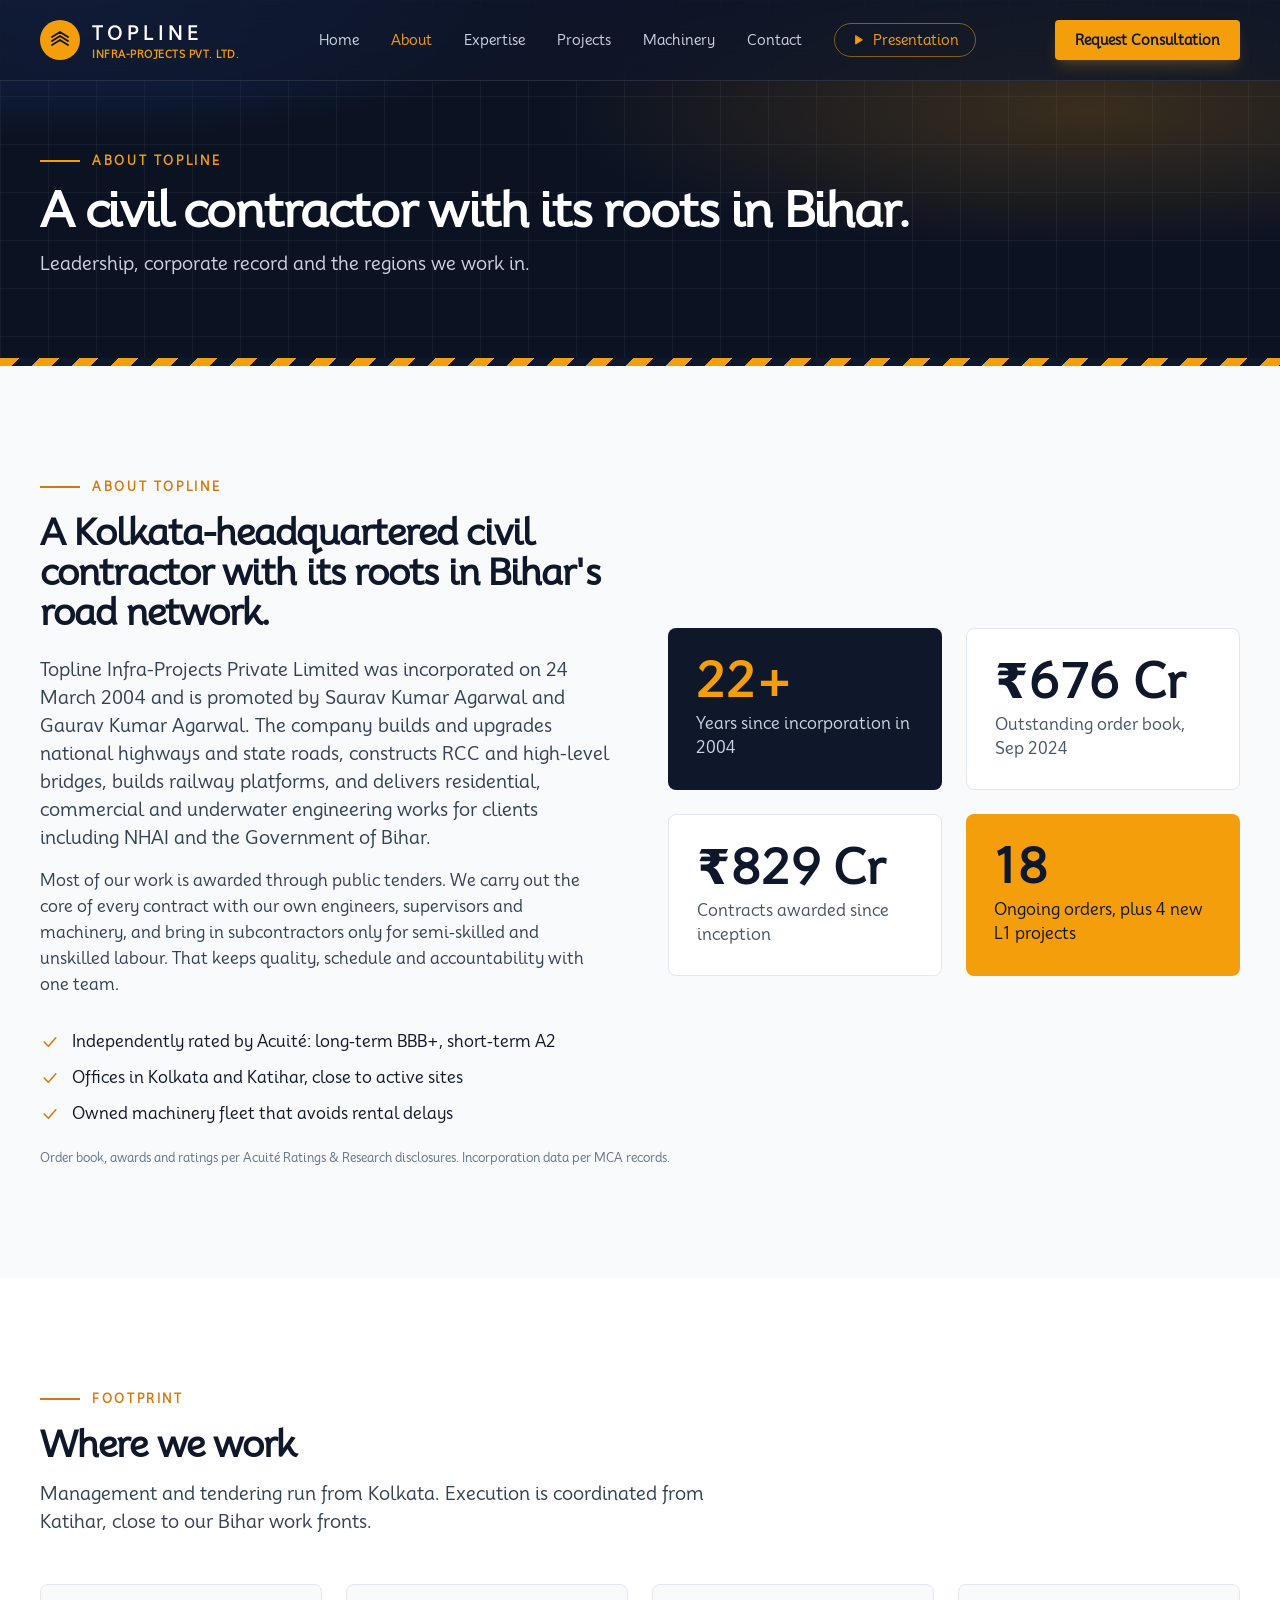
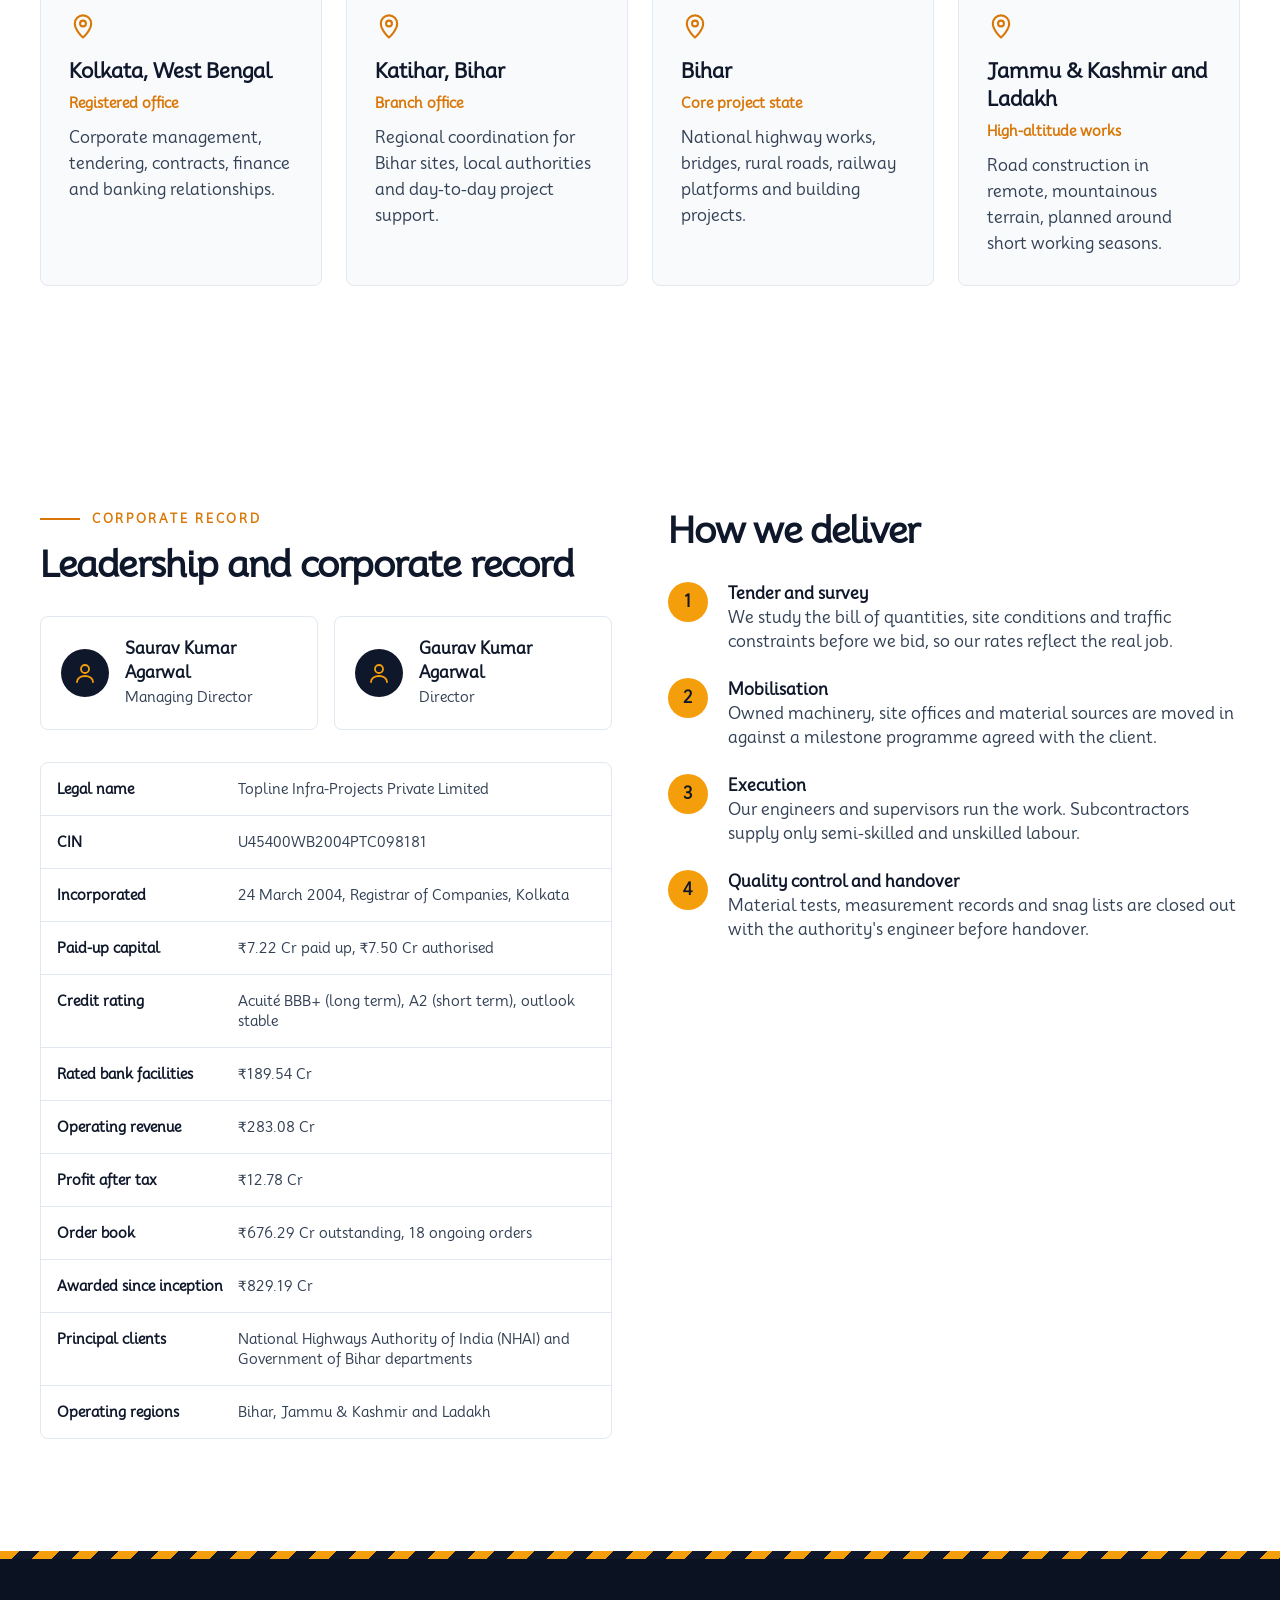
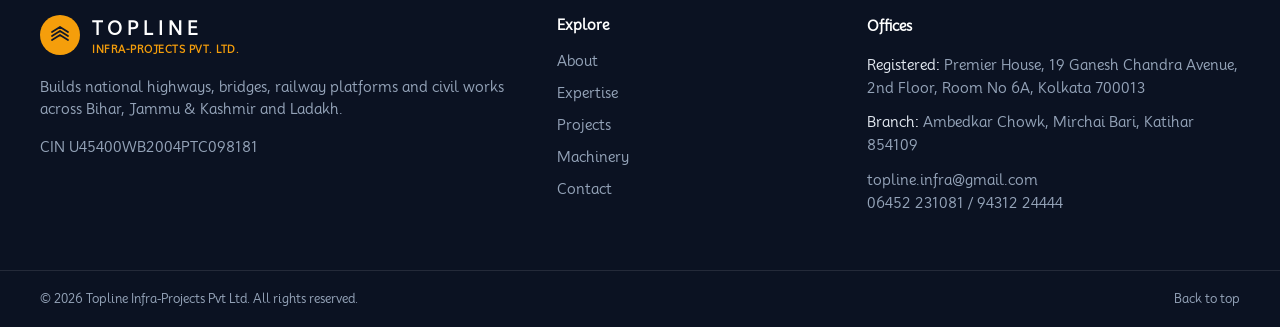
<file: about.html>
<!DOCTYPE html>
<html lang="en" class="scroll-smooth">
<head>
<meta charset="UTF-8">
<meta name="viewport" content="width=device-width, initial-scale=1, viewport-fit=cover">
<meta name="theme-color" content="#0F172A">
<title>About | Topline Infra-Projects</title>
<meta name="description" content="Incorporated in 2004 and based in Kolkata with a branch office in Katihar, Bihar.">
<link rel="stylesheet" href="https://fonts.googleapis.com/css2?family=Mooli&display=swap">
<link rel="stylesheet" href="assets/style.css">
</head>
<body class="font-sans text-slate-700 bg-slate-50 antialiased">
<svg xmlns="http://www.w3.org/2000/svg" class="hidden" aria-hidden="true">
  <defs>
    <symbol id="i-menu" viewBox="0 0 24 24"><path d="M4 6h16M4 12h16M4 18h16"/></symbol>
    <symbol id="i-x" viewBox="0 0 24 24"><path d="M18 6 6 18M6 6l12 12"/></symbol>
    <symbol id="i-arrow" viewBox="0 0 24 24"><path d="M5 12h14M13 6l6 6-6 6"/></symbol>
    <symbol id="i-play" viewBox="0 0 24 24"><circle cx="12" cy="12" r="10"/><path d="m10 8 6 4-6 4z"/></symbol>
    <symbol id="i-road" viewBox="0 0 24 24"><path d="M4 19 8 5M20 19 16 5M12 6v2M12 11v2M12 16v2"/></symbol>
    <symbol id="i-bridge" viewBox="0 0 24 24"><path d="M2 18h20M5 18V9M19 18V9M5 9c3 5 11 5 14 0M9 14v4M15 14v4M12 15v3"/></symbol>
    <symbol id="i-factory" viewBox="0 0 24 24"><path d="M2 20V8l6 4V8l6 4V5h4v15zM6 16h2M11 16h2M16 16h2"/></symbol>
    <symbol id="i-shield" viewBox="0 0 24 24"><path d="M12 3 4 6v6c0 5 3.5 8 8 9 4.5-1 8-4 8-9V6z"/><path d="m9 12 2 2 4-4"/></symbol>
    <symbol id="i-check" viewBox="0 0 24 24"><path d="m5 12 5 5 9-10"/></symbol>
    <symbol id="i-pin" viewBox="0 0 24 24"><path d="M12 21s7-6.2 7-12a7 7 0 0 0-14 0c0 5.8 7 12 7 12z"/><circle cx="12" cy="9" r="2.5"/></symbol>
    <symbol id="i-phone" viewBox="0 0 24 24"><path d="M5 4h4l2 5-2.5 1.5a11 11 0 0 0 5 5L15 13l5 2v4a2 2 0 0 1-2 2A16 16 0 0 1 3 6a2 2 0 0 1 2-2z"/></symbol>
    <symbol id="i-mail" viewBox="0 0 24 24"><rect x="3" y="5" width="18" height="14" rx="2"/><path d="m3 7 9 6 9-6"/></symbol>
    <symbol id="i-clock" viewBox="0 0 24 24"><circle cx="12" cy="12" r="9"/><path d="M12 7v5l3 2"/></symbol>
    <symbol id="i-file" viewBox="0 0 24 24"><path d="M14 3H6a1 1 0 0 0-1 1v16a1 1 0 0 0 1 1h12a1 1 0 0 0 1-1V8zM14 3v5h5M9 13h6M9 17h6"/></symbol>
    <symbol id="i-key" viewBox="0 0 24 24"><circle cx="8" cy="15" r="4"/><path d="m11 12 9-9M16 7l3 3"/></symbol>
  <symbol id="i-leaf" viewBox="0 0 24 24"><path d="M5 19c0-8 5-14 15-14 0 10-6 15-14 15M5 19l8-8"/></symbol><symbol id="i-rail" viewBox="0 0 24 24"><path d="M7 3h10l1 13H6zM6 10h12M9 20l-2 2M15 20l2 2M9 16h.01M15 16h.01"/></symbol><symbol id="i-playS" viewBox="0 0 24 24"><path d="M8 5v14l11-7z" fill="currentColor"/></symbol><symbol id="i-pause" viewBox="0 0 24 24"><path d="M8 5v14M16 5v14"/></symbol><symbol id="i-prev" viewBox="0 0 24 24"><path d="M19 5v14L8 12zM5 5v14"/></symbol><symbol id="i-next" viewBox="0 0 24 24"><path d="M5 5v14l11-7zM19 5v14"/></symbol><symbol id="i-vol" viewBox="0 0 24 24"><path d="M4 9v6h4l5 4V5L8 9zM16 8a5 5 0 0 1 0 8"/></symbol><symbol id="i-mute" viewBox="0 0 24 24"><path d="M4 9v6h4l5 4V5L8 9zM17 9l4 6M21 9l-4 6"/></symbol><symbol id="i-full" viewBox="0 0 24 24"><path d="M4 9V4h5M20 9V4h-5M4 15v5h5M20 15v5h-5"/></symbol><symbol id="i-stack" viewBox="0 0 24 24"><path d="m4 9 8-5 8 5M4 13l8-5 8 5M4 17l8-5 8 5"/></symbol><symbol id="i-user" viewBox="0 0 24 24"><circle cx="12" cy="8" r="4"/><path d="M4 21c0-4 4-6 8-6s8 2 8 6"/></symbol>
  </defs>
</svg>
<header id="top" class="fixed inset-x-0 top-0 z-50 border-b border-white/10 bg-navy-900/70 backdrop-blur-xl" style="padding-top:env(safe-area-inset-top,0px)">
  <div class="mx-auto flex h-16 max-w-site items-center justify-between px-5 lg:h-20 lg:px-10">
    <a href="index.html" class="flex items-center gap-3 text-white" aria-label="Topline Infra-Projects home">
      <span class="grid h-10 w-10 place-items-center rounded-full bg-amber-500 text-navy-900"><svg class="h-6 w-6" fill="none" stroke="currentColor" stroke-width="1.8" stroke-linecap="round" stroke-linejoin="round"><use href="#i-stack"/></svg></span>
      <span class="leading-tight"><span class="block text-lg font-extrabold tracking-[.28em]">TOPLINE</span><span class="block text-[10px] font-semibold tracking-wider text-amber-500">INFRA-PROJECTS PVT. LTD.</span></span>
    </a>
    <nav class="hidden items-center gap-8 text-sm font-medium text-slate-300 lg:flex" aria-label="Primary">
      <a class="nav-link transition hover:text-white" href="index.html">Home</a>
      <a class="nav-link transition text-amber-500" href="about.html">About</a>
      <a class="nav-link transition hover:text-white" href="expertise.html">Expertise</a>
      <a class="nav-link transition hover:text-white" href="projects.html">Projects</a>
      <a class="nav-link transition hover:text-white" href="machinery.html">Machinery</a>
      <a class="nav-link transition hover:text-white" href="contact.html">Contact</a>
      <button id="deckBtn" class="inline-flex items-center gap-2 rounded-full border border-amber-500/50 px-4 py-1.5 text-amber-500 transition hover:bg-amber-500 hover:text-navy-900"><svg class="h-3.5 w-3.5" fill="none" stroke="currentColor" stroke-width="1.7" stroke-linecap="round" stroke-linejoin="round"><use href="#i-playS"/></svg>Presentation</button>
    </nav>
    <div class="flex items-center gap-3">
      <a href="contact.html" class="hidden rounded bg-amber-500 px-5 py-2.5 text-sm font-bold text-navy-900 shadow-lg shadow-amber-500/20 transition hover:bg-amber-600 hover:text-white sm:inline-block">Request Consultation</a>
      <button id="menuBtn" class="grid h-10 w-10 place-items-center rounded border border-white/20 text-white lg:hidden" aria-label="Open menu" aria-expanded="false" aria-controls="mobileMenu">
        <svg id="iconOpen" class="h-5 w-5" fill="none" stroke="currentColor" stroke-width="2" stroke-linecap="round" stroke-linejoin="round"><use href="#i-menu"/></svg>
        <svg id="iconClose" class="hidden h-5 w-5" fill="none" stroke="currentColor" stroke-width="2" stroke-linecap="round" stroke-linejoin="round"><use href="#i-x"/></svg>
      </button>
    </div>
  </div>
  <div id="mobileMenu" class="hidden max-h-[calc(100dvh-4rem)] overflow-y-auto border-t border-white/10 bg-navy-900/95 lg:hidden">
    <nav class="mx-auto flex max-w-site flex-col px-5 py-3" aria-label="Mobile">
      <a class="m-link border-b border-white/5 py-3 text-slate-200" href="index.html">Home</a>
      <a class="m-link border-b border-white/5 py-3 text-slate-200" href="about.html">About</a>
      <a class="m-link border-b border-white/5 py-3 text-slate-200" href="expertise.html">Expertise</a>
      <a class="m-link border-b border-white/5 py-3 text-slate-200" href="projects.html">Projects</a>
      <a class="m-link border-b border-white/5 py-3 text-slate-200" href="machinery.html">Machinery</a>
      <a class="m-link py-3 text-slate-200" href="contact.html">Contact</a>
      <button id="deckBtnM" class="m-link border-b border-white/5 py-3 text-left font-semibold text-amber-500">Watch the narrated presentation</button>
      <a href="contact.html" class="m-link my-3 rounded bg-amber-500 px-5 py-3 text-center font-bold text-navy-900">Request Consultation</a>
    </nav>
  </div>
</header>
<main>
<section class="hero page-hero blueprint relative overflow-hidden bg-navy-950 text-white"><div class="glow" aria-hidden="true"></div><div class="relative mx-auto max-w-site px-5 lg:px-10"><p class="eyebrow">About Topline</p><h1 class="text-4xl font-black sm:text-5xl">A civil contractor with its roots in Bihar.</h1><p class="mt-4 max-w-2xl text-lg text-slate-300">Leadership, corporate record and the regions we work in.</p></div><div class="hazard absolute inset-x-0 bottom-0" aria-hidden="true"></div></section><section id="about" class="py-20 lg:py-28">
  <div class="mx-auto grid max-w-site items-center gap-14 px-5 lg:grid-cols-2 lg:px-10">
    <div>
      <p class="eyebrow">About Topline</p><h2 class="text-3xl font-extrabold tracking-tight text-navy-900 sm:text-4xl">A Kolkata-headquartered civil contractor with its roots in Bihar's road network.</h2>
      <p class="mt-6 text-lg leading-relaxed">Topline Infra-Projects Private Limited was incorporated on 24 March 2004 and is promoted by Saurav Kumar Agarwal and Gaurav Kumar Agarwal. The company builds and upgrades national highways and state roads, constructs RCC and high-level bridges, builds railway platforms, and delivers residential, commercial and underwater engineering works for clients including NHAI and the Government of Bihar.</p>
      <p class="mt-4 leading-relaxed">Most of our work is awarded through public tenders. We carry out the core of every contract with our own engineers, supervisors and machinery, and bring in subcontractors only for semi-skilled and unskilled labour. That keeps quality, schedule and accountability with one team.</p>
      <ul class="mt-8 space-y-3 font-medium text-navy-900">
        <li class="flex gap-3"><svg class="mt-0.5 h-5 w-5 shrink-0 text-amber-600" fill="none" stroke="currentColor" stroke-width="1.8" stroke-linecap="round" stroke-linejoin="round"><use href="#i-check"/></svg>Independently rated by Acuité: long-term BBB+, short-term A2</li>
        <li class="flex gap-3"><svg class="mt-0.5 h-5 w-5 shrink-0 text-amber-600" fill="none" stroke="currentColor" stroke-width="1.8" stroke-linecap="round" stroke-linejoin="round"><use href="#i-check"/></svg>Offices in Kolkata and Katihar, close to active sites</li>
        <li class="flex gap-3"><svg class="mt-0.5 h-5 w-5 shrink-0 text-amber-600" fill="none" stroke="currentColor" stroke-width="1.8" stroke-linecap="round" stroke-linejoin="round"><use href="#i-check"/></svg>Owned machinery fleet that avoids rental delays</li>
      </ul>
    </div>
    <div class="grid grid-cols-2 gap-4 sm:gap-6">
      <div class="rounded-lg bg-navy-900 p-5 text-white sm:p-7"><p class="text-4xl font-extrabold text-amber-500 sm:text-5xl"><span class="count" data-to="22">22</span>+</p><p class="mt-2 text-slate-300">Years since incorporation in 2004</p></div>
      <div class="rounded-lg border border-slate-200 bg-white p-5 sm:p-7"><p class="text-4xl font-extrabold text-navy-900 sm:text-5xl">₹<span class="count" data-to="676">676</span> Cr</p><p class="mt-2 text-slate-600">Outstanding order book, Sep 2024</p></div>
      <div class="rounded-lg border border-slate-200 bg-white p-5 sm:p-7"><p class="text-4xl font-extrabold text-navy-900 sm:text-5xl">₹<span class="count" data-to="829">829</span> Cr</p><p class="mt-2 text-slate-600">Contracts awarded since inception</p></div>
      <div class="rounded-lg bg-amber-500 p-5 text-navy-900 sm:p-7"><p class="text-4xl font-extrabold sm:text-5xl"><span class="count" data-to="18">18</span></p><p class="mt-2 font-medium">Ongoing orders, plus 4 new L1 projects</p></div>
    </div>
  </div>
  <p class="mx-auto mt-6 max-w-site px-5 text-xs text-slate-500 lg:px-10">Order book, awards and ratings per Acuité Ratings &amp; Research disclosures. Incorporation data per MCA records.</p>
</section><section id="regions" class="bg-white py-20 lg:py-28">
  <div class="mx-auto max-w-site px-5 lg:px-10">
    <div class="max-w-2xl">
      <p class="eyebrow">Footprint</p><h2 class="text-3xl font-extrabold tracking-tight text-navy-900 sm:text-4xl">Where we work</h2>
      <p class="mt-4 text-lg">Management and tendering run from Kolkata. Execution is coordinated from Katihar, close to our Bihar work fronts.</p>
    </div>
    <div class="mt-12 grid gap-6 md:grid-cols-2 xl:grid-cols-4">
      <article class="rounded-lg border border-slate-200 bg-slate-50 p-7"><span class="text-amber-600"><svg class="h-7 w-7" fill="none" stroke="currentColor" stroke-width="1.8" stroke-linecap="round" stroke-linejoin="round"><use href="#i-pin"/></svg></span><h3 class="mt-4 text-xl font-bold text-navy-900">Kolkata, West Bengal</h3><p class="mt-2 text-sm font-semibold text-amber-600">Registered office</p><p class="mt-3 leading-relaxed">Corporate management, tendering, contracts, finance and banking relationships.</p></article>
      <article class="rounded-lg border border-slate-200 bg-slate-50 p-7"><span class="text-amber-600"><svg class="h-7 w-7" fill="none" stroke="currentColor" stroke-width="1.8" stroke-linecap="round" stroke-linejoin="round"><use href="#i-pin"/></svg></span><h3 class="mt-4 text-xl font-bold text-navy-900">Katihar, Bihar</h3><p class="mt-2 text-sm font-semibold text-amber-600">Branch office</p><p class="mt-3 leading-relaxed">Regional coordination for Bihar sites, local authorities and day-to-day project support.</p></article>
      <article class="rounded-lg border border-slate-200 bg-slate-50 p-7"><span class="text-amber-600"><svg class="h-7 w-7" fill="none" stroke="currentColor" stroke-width="1.8" stroke-linecap="round" stroke-linejoin="round"><use href="#i-pin"/></svg></span><h3 class="mt-4 text-xl font-bold text-navy-900">Bihar</h3><p class="mt-2 text-sm font-semibold text-amber-600">Core project state</p><p class="mt-3 leading-relaxed">National highway works, bridges, rural roads, railway platforms and building projects.</p></article>
      <article class="rounded-lg border border-slate-200 bg-slate-50 p-7"><span class="text-amber-600"><svg class="h-7 w-7" fill="none" stroke="currentColor" stroke-width="1.8" stroke-linecap="round" stroke-linejoin="round"><use href="#i-pin"/></svg></span><h3 class="mt-4 text-xl font-bold text-navy-900">Jammu &amp; Kashmir and Ladakh</h3><p class="mt-2 text-sm font-semibold text-amber-600">High-altitude works</p><p class="mt-3 leading-relaxed">Road construction in remote, mountainous terrain, planned around short working seasons.</p></article>
    </div>
  </div>
</section><section id="credentials" class="bg-white py-20 lg:py-28">
  <div class="mx-auto grid max-w-site gap-14 px-5 lg:grid-cols-2 lg:px-10">
    <div>
      <p class="eyebrow">Corporate record</p><h2 class="text-3xl font-extrabold tracking-tight text-navy-900 sm:text-4xl">Leadership and corporate record</h2>
      <div class="mt-8 grid gap-4 sm:grid-cols-2">
        <div class="flex items-center gap-4 rounded-lg border border-slate-200 p-5"><span class="grid h-12 w-12 shrink-0 place-items-center rounded-full bg-navy-900 text-amber-500"><svg class="h-6 w-6" fill="none" stroke="currentColor" stroke-width="1.8" stroke-linecap="round" stroke-linejoin="round"><use href="#i-user"/></svg></span><p><span class="block font-bold text-navy-900">Saurav Kumar Agarwal</span><span class="text-sm">Managing Director</span></p></div>
        <div class="flex items-center gap-4 rounded-lg border border-slate-200 p-5"><span class="grid h-12 w-12 shrink-0 place-items-center rounded-full bg-navy-900 text-amber-500"><svg class="h-6 w-6" fill="none" stroke="currentColor" stroke-width="1.8" stroke-linecap="round" stroke-linejoin="round"><use href="#i-user"/></svg></span><p><span class="block font-bold text-navy-900">Gaurav Kumar Agarwal</span><span class="text-sm">Director</span></p></div>
      </div>
      <dl class="mt-8 divide-y divide-slate-200 rounded-lg border border-slate-200 text-sm">
        <div class="grid gap-1 p-4 sm:grid-cols-3"><dt class="font-semibold text-navy-900">Legal name</dt><dd class="sm:col-span-2">Topline Infra-Projects Private Limited</dd></div>
        <div class="grid gap-1 p-4 sm:grid-cols-3"><dt class="font-semibold text-navy-900">CIN</dt><dd class="break-all sm:col-span-2">U45400WB2004PTC098181</dd></div>
        <div class="grid gap-1 p-4 sm:grid-cols-3"><dt class="font-semibold text-navy-900">Incorporated</dt><dd class="sm:col-span-2">24 March 2004, Registrar of Companies, Kolkata</dd></div>
        <div class="grid gap-1 p-4 sm:grid-cols-3"><dt class="font-semibold text-navy-900">Paid-up capital</dt><dd class="sm:col-span-2">₹7.22 Cr paid up, ₹7.50 Cr authorised</dd></div>
        <div class="grid gap-1 p-4 sm:grid-cols-3"><dt class="font-semibold text-navy-900">Credit rating</dt><dd class="sm:col-span-2">Acuité BBB+ (long term), A2 (short term), outlook stable</dd></div>
        <div class="grid gap-1 p-4 sm:grid-cols-3"><dt class="font-semibold text-navy-900">Rated bank facilities</dt><dd class="sm:col-span-2">₹189.54 Cr</dd></div>
        <div class="grid gap-1 p-4 sm:grid-cols-3"><dt class="font-semibold text-navy-900">Operating revenue</dt><dd class="sm:col-span-2">₹283.08 Cr</dd></div>
        <div class="grid gap-1 p-4 sm:grid-cols-3"><dt class="font-semibold text-navy-900">Profit after tax</dt><dd class="sm:col-span-2">₹12.78 Cr</dd></div>
        <div class="grid gap-1 p-4 sm:grid-cols-3"><dt class="font-semibold text-navy-900">Order book</dt><dd class="sm:col-span-2">₹676.29 Cr outstanding, 18 ongoing orders</dd></div>
        <div class="grid gap-1 p-4 sm:grid-cols-3"><dt class="font-semibold text-navy-900">Awarded since inception</dt><dd class="sm:col-span-2">₹829.19 Cr</dd></div>
        <div class="grid gap-1 p-4 sm:grid-cols-3"><dt class="font-semibold text-navy-900">Principal clients</dt><dd class="sm:col-span-2">National Highways Authority of India (NHAI) and Government of Bihar departments</dd></div>
        <div class="grid gap-1 p-4 sm:grid-cols-3"><dt class="font-semibold text-navy-900">Operating regions</dt><dd class="sm:col-span-2">Bihar, Jammu &amp; Kashmir and Ladakh</dd></div>
      </dl>
    </div>
    <div>
      <h2 class="text-3xl font-extrabold tracking-tight text-navy-900 sm:text-4xl">How we deliver</h2>
      <ol class="mt-8 space-y-6">
        <li class="flex gap-5"><span class="grid h-10 w-10 shrink-0 place-items-center rounded-full bg-amber-500 font-extrabold text-navy-900">1</span><p><span class="block font-bold text-navy-900">Tender and survey</span>We study the bill of quantities, site conditions and traffic constraints before we bid, so our rates reflect the real job.</p></li>
        <li class="flex gap-5"><span class="grid h-10 w-10 shrink-0 place-items-center rounded-full bg-amber-500 font-extrabold text-navy-900">2</span><p><span class="block font-bold text-navy-900">Mobilisation</span>Owned machinery, site offices and material sources are moved in against a milestone programme agreed with the client.</p></li>
        <li class="flex gap-5"><span class="grid h-10 w-10 shrink-0 place-items-center rounded-full bg-amber-500 font-extrabold text-navy-900">3</span><p><span class="block font-bold text-navy-900">Execution</span>Our engineers and supervisors run the work. Subcontractors supply only semi-skilled and unskilled labour.</p></li>
        <li class="flex gap-5"><span class="grid h-10 w-10 shrink-0 place-items-center rounded-full bg-amber-500 font-extrabold text-navy-900">4</span><p><span class="block font-bold text-navy-900">Quality control and handover</span>Material tests, measurement records and snag lists are closed out with the authority's engineer before handover.</p></li>
      </ol>
    </div>
  </div>
</section>
</main>
<footer class="bg-navy-950 text-sm text-slate-400">
  <div class="hazard" aria-hidden="true"></div>
  <div class="mx-auto grid max-w-site gap-10 px-5 py-14 lg:grid-cols-12 lg:px-10">
    <div class="lg:col-span-5">
      <div class="flex items-center gap-3 text-white"><span class="grid h-10 w-10 place-items-center rounded-full bg-amber-500 text-navy-900"><svg class="h-6 w-6" fill="none" stroke="currentColor" stroke-width="1.8" stroke-linecap="round" stroke-linejoin="round"><use href="#i-stack"/></svg></span><span class="leading-tight"><span class="block text-lg font-extrabold tracking-[.28em]">TOPLINE</span><span class="block text-[10px] font-semibold tracking-wider text-amber-500">INFRA-PROJECTS PVT. LTD.</span></span></div>
      <p class="mt-5 max-w-sm leading-relaxed">Builds national highways, bridges, railway platforms and civil works across Bihar, Jammu &amp; Kashmir and Ladakh.</p>
      <p class="mt-4">CIN U45400WB2004PTC098181</p>
    </div>
    <div class="lg:col-span-3">
      <p class="font-semibold text-white">Explore</p>
      <ul class="mt-4 space-y-3"><li><a class="hover:text-amber-500" href="about.html">About</a></li><li><a class="hover:text-amber-500" href="expertise.html">Expertise</a></li><li><a class="hover:text-amber-500" href="projects.html">Projects</a></li><li><a class="hover:text-amber-500" href="machinery.html">Machinery</a></li><li><a class="hover:text-amber-500" href="contact.html">Contact</a></li></ul>
    </div>
    <address class="not-italic leading-relaxed lg:col-span-4">
      <p class="font-semibold text-white">Offices</p>
      <p class="mt-4"><span class="text-slate-200">Registered:</span> Premier House, 19 Ganesh Chandra Avenue, 2nd Floor, Room No 6A, Kolkata 700013</p>
      <p class="mt-3"><span class="text-slate-200">Branch:</span> Ambedkar Chowk, Mirchai Bari, Katihar 854109</p>
      <p class="mt-3"><a class="hover:text-amber-500" href="mailto:topline.infra@gmail.com">topline.infra@gmail.com</a><br><a class="hover:text-amber-500" href="tel:+916452231081">06452 231081</a> / <a class="hover:text-amber-500" href="tel:+919431224444">94312 24444</a></p>
    </address>
  </div>
  <div class="border-t border-white/10 py-5"><div class="mx-auto flex max-w-site flex-col justify-between gap-2 px-5 text-xs sm:flex-row lg:px-10"><p>&copy; <span id="yr"></span> Topline Infra-Projects Pvt Ltd. All rights reserved.</p><a href="#top" class="hover:text-amber-500">Back to top</a></div></div>
</footer>
<div id="mobileBar" class="fixed inset-x-0 bottom-0 z-40 grid grid-cols-[auto_1fr] gap-3 border-t border-white/10 bg-navy-900/90 px-4 pt-3 backdrop-blur-xl transition-transform duration-300 lg:hidden" style="padding-bottom:calc(.75rem + env(safe-area-inset-bottom,0px))">
  <a href="tel:+919431224444" class="flex min-h-[48px] items-center justify-center gap-2 rounded border border-white/30 px-5 font-semibold text-white"><svg class="h-5 w-5" fill="none" stroke="currentColor" stroke-width="2" stroke-linecap="round" stroke-linejoin="round"><use href="#i-phone"/></svg>Call</a>
  <a href="contact.html" class="flex min-h-[48px] items-center justify-center rounded bg-amber-500 px-3 text-sm font-bold text-navy-900">Request Consultation</a>
</div>
<!-- Presentation mode -->
<div id="deck" tabindex="-1" role="dialog" aria-modal="true" aria-label="Narrated company presentation" aria-hidden="true">
  <div class="dk-bg" aria-hidden="true"></div><div class="dk-orb a" aria-hidden="true"></div><div class="dk-orb b" aria-hidden="true"></div>
  <div class="dk-top"><div class="dk-brand"><i><svg class="dk-bi" fill="none" stroke="currentColor" stroke-width="1.7" stroke-linecap="round" stroke-linejoin="round"><use href="#i-stack"/></svg></i>TOPLINE</div><div class="dk-tr"><span class="dk-count" id="dkCount">01 / 12</span><button class="dk-b sm txt" id="dkCC" aria-pressed="false" aria-label="Captions">CC</button><button class="dk-b sm txt" id="dkVoicePick" aria-label="Change voice">Voice</button><div class="dk-toast" id="dkToast" role="status"></div><button class="dk-b sm" id="dkClose" aria-label="Close presentation"><svg class="dk-ic" fill="none" stroke="currentColor" stroke-width="1.7" stroke-linecap="round" stroke-linejoin="round"><use href="#i-x"/></svg></button></div></div>
  <div class="dk-stage" id="dkStage">
<section class="dk-slide " data-tr="zoom" data-say="Welcome to Topline Infra-Projects Private Limited. We are a civil engineering and infrastructure company, headquartered in Kolkata, with a branch office in Katihar, Bihar. Since two thousand four, our teams have built national highways, bridges and railway infrastructure. Over the next few minutes, this presentation will walk you through who we are, what we build, where we work, and why public authorities trust us with large contracts."><div><p class="dk-k a" style="--i:0">Corporate presentation</p><h2 class="dk-h dk-xl a" style="--i:1">Building the corridors a <em>nation moves on.</em></h2><p class="dk-p a" style="--i:2">Topline Infra-Projects Private Limited. Highways, bridges and railway works, executed by our own teams since 2004.</p><div class="dk-chips a" style="--i:3"><span>Kolkata</span><span>Katihar</span><span>Bihar</span><span>Jammu &amp; Kashmir</span><span>Ladakh</span></div></div>
<div class="dk-vis a pop" style="--i:2"><svg viewBox="0 0 520 380" class="dk-svg" aria-hidden="true"><circle class="dk-sun" cx="260" cy="150" r="64" fill="#F59E0B" opacity=".22"/><circle cx="260" cy="150" r="34" fill="#F59E0B"/><path d="M0 206 110 152 200 192 300 134 400 184 520 150V380H0z" fill="#16213b"/><path d="M0 380V212h520v168z" fill="#0B1222"/><g stroke="#94A3B8" stroke-width="1.5" fill="none"><path d="M120 212V116M400 212V116"/><path d="M120 116 40 212M120 116 200 212M120 116 80 212M120 116 160 212M400 116 320 212M400 116 480 212M400 116 360 212M400 116 440 212"/></g><path d="M245 212h30L470 380H50z" fill="#334155"/><path d="M245 212 50 380M275 212 470 380" stroke="#cbd5e1" stroke-width="2"/><path class="dk-dash" d="M260 216V380" stroke="#F59E0B" stroke-width="6" stroke-dasharray="16 20" fill="none"/></svg></div></section>
<section class="dk-slide " data-tr="slide" data-say="Topline was incorporated on the twenty-fourth of March, two thousand four, which makes us more than twenty-two years old. The company is promoted by Saurav Kumar Agarwal, our Managing Director, and Gaurav Kumar Agarwal, our Director. Our registered office is in Kolkata, and our branch office in Katihar keeps us close to our Bihar work sites. As of December two thousand twenty-four, we hold a B B B plus credit rating and an order book of six hundred seventy-six crore rupees."><div><p class="dk-k a" style="--i:0">Who we are</p><h2 class="dk-h a" style="--i:1">More than two decades of civil engineering, led from Kolkata.</h2><p class="dk-p a" style="--i:2">Promoted by Saurav Kumar Agarwal (Managing Director) and Gaurav Kumar Agarwal (Director).</p><p class="dk-big a" style="--i:3"><b data-count="22" data-suf="+">0</b><span>years since incorporation</span></p></div>
<div class="dk-vis"><ol class="dk-tl"><li class="a" style="--i:2"><em>2004</em><b>Incorporated</b><span>24 March, Kolkata, West Bengal</span></li><li class="a" style="--i:4"><em>Dec 2024</em><b>Rated and growing</b><span>Acuité BBB+ rating, ₹676 Cr order book</span></li><li class="a" style="--i:6"><em>Today</em><b>18 live orders</b><span>Kolkata registered office, Katihar branch office</span></li></ol></div></section>
<section class="dk-slide " data-tr="wipe" data-say="We build in four disciplines. First, roads and national highways, including widening, upgradation, improvement and maintenance. Second, bridges and flyovers, with R C C and high-level bridges and their approaches. Third, railway platforms and station-area civil works, delivered around live operations. And fourth, buildings and underwater engineering, from residential and commercial construction to marine and underwater works. All four are run by the same engineers, equipment and quality system."><div><p class="dk-k a" style="--i:0">What we build</p><h2 class="dk-h a" style="--i:1">Four disciplines, one delivery team.</h2><p class="dk-p a" style="--i:2">The same engineers, equipment and quality system stand behind every contract.</p></div><div class="dk-vis"><div class="dk-tiles"><div class="dk-tile a" style="--i:2"><span class="dk-tic"><svg class="dk-ic" fill="none" stroke="currentColor" stroke-width="1.7" stroke-linecap="round" stroke-linejoin="round"><use href="#i-road"/></svg></span><h3>Roads &amp; Highways</h3><p>Widening, upgradation, maintenance</p></div><div class="dk-tile a" style="--i:3"><span class="dk-tic"><svg class="dk-ic" fill="none" stroke="currentColor" stroke-width="1.7" stroke-linecap="round" stroke-linejoin="round"><use href="#i-bridge"/></svg></span><h3>Bridges &amp; Flyovers</h3><p>RCC and high-level bridges</p></div><div class="dk-tile a" style="--i:4"><span class="dk-tic"><svg class="dk-ic" fill="none" stroke="currentColor" stroke-width="1.7" stroke-linecap="round" stroke-linejoin="round"><use href="#i-rail"/></svg></span><h3>Railway Platforms</h3><p>Station-area civil works</p></div><div class="dk-tile a" style="--i:5"><span class="dk-tic"><svg class="dk-ic" fill="none" stroke="currentColor" stroke-width="1.7" stroke-linecap="round" stroke-linejoin="round"><use href="#i-factory"/></svg></span><h3>Buildings &amp; Underwater</h3><p>Residential, commercial, marine</p></div></div></div></section>
<section class="dk-slide " data-tr="zoom" data-say="Here is our scale. Since inception, we have been awarded contracts worth eight hundred twenty-nine crore rupees. Of that, six hundred seventy-six crore rupees of work is still outstanding in our order book, as of September two thousand twenty-four. We have eighteen orders under execution right now, and four new projects where we are the lowest bidder. That gives our teams and machinery a full pipeline of work."><div><p class="dk-k a" style="--i:0">Scale</p><h2 class="dk-h a" style="--i:1">A pipeline that keeps every crew and machine working.</h2><p class="dk-p a" style="--i:2">Order book and awards as disclosed by Acuité Ratings &amp; Research.</p></div><div class="dk-vis"><div class="dk-bars"><div class="dk-brow a" style="--i:2"><div class="dk-bt"><span>Awarded since inception<small>All contracts</small></span><b data-count="829" data-dec="0" data-pre="₹" data-suf=" Cr">0</b></div><div class="dk-bar" style="--w:100%;--i:2"><i></i></div></div><div class="dk-brow a" style="--i:3"><div class="dk-bt"><span>Outstanding order book<small>September 2024</small></span><b data-count="676" data-dec="0" data-pre="₹" data-suf=" Cr">0</b></div><div class="dk-bar" style="--w:81.5%;--i:3"><i></i></div></div><div class="dk-brow a" style="--i:4"><div class="dk-bt"><span>Orders under execution<small>Plus 4 new L1 projects (dashed)</small></span><b data-count="18">0</b></div><div class="dk-dots" data-dots="18" data-extra="4"></div></div></div></div></section>
<section class="dk-slide " data-tr="slide" data-say="These are some of our ongoing bridge projects. On National Highway one thirty-one A, we are building the Muzwar Tal to Lakhanpur bridge for N H A I, a contract worth twenty-one point one crore rupees. In Bihar, for the Rural Works Department, we are building the Milbhitta to Dhobinia R C C bridge, valued at twenty-four point three crore, and the Govindpur Chowk high-level bridge, valued at eighteen point two crore. Alongside these, we continue highway widening in Bihar and road works in high-altitude terrain."><div><p class="dk-k a" style="--i:0">Ongoing mega-projects</p><h2 class="dk-h a" style="--i:1">Bridges under construction today.</h2><p class="dk-p a" style="--i:2">Alongside highway widening in Bihar and high-altitude road works.</p></div><div class="dk-vis"><div class="dk-bars"><div class="dk-brow a" style="--i:2"><div class="dk-bt"><span>Milbhitta to Dhobinia RCC Bridge<small>Rural Works Department, Bihar</small></span><b data-count="24.3" data-dec="1" data-pre="₹" data-suf=" Cr">0</b></div><div class="dk-bar" style="--w:100%;--i:2"><i></i></div></div><div class="dk-brow a" style="--i:3"><div class="dk-bt"><span>NH 131A, Muzwar Tal to Lakhanpur Bridge<small>NHAI, Bihar</small></span><b data-count="21.1" data-dec="1" data-pre="₹" data-suf=" Cr">0</b></div><div class="dk-bar" style="--w:86.8%;--i:3"><i></i></div></div><div class="dk-brow a" style="--i:4"><div class="dk-bt"><span>Govindpur Chowk High-Level Bridge<small>Rural Works Department, Bihar</small></span><b data-count="18.2" data-dec="1" data-pre="₹" data-suf=" Cr">0</b></div><div class="dk-bar" style="--w:74.9%;--i:4"><i></i></div></div></div></div></section>
<section class="dk-slide " data-tr="wipe" data-say="Our management, tendering and finance are based in Kolkata. Our branch office in Katihar coordinates day-to-day work across Bihar, which is our core project state. For high-altitude road construction, we also work in Jammu and Kashmir and Ladakh, where short working seasons demand careful planning and ready equipment. This mix lets us bid for work across plains, rivers and mountains."><div><p class="dk-k a" style="--i:0">Footprint</p><h2 class="dk-h a" style="--i:1">From the Gangetic plains to the high Himalaya.</h2><p class="dk-p a" style="--i:2">Kolkata for management and tendering. Katihar for site coordination. Bihar as the core state, with high-altitude works in Jammu &amp; Kashmir and Ladakh.</p></div>
<div class="dk-vis a pop" style="--i:2"><svg viewBox="0 0 460 360" class="dk-svg" aria-hidden="true"><g fill="#475569" opacity=".5"><circle cx="20" cy="20" r="1.6"/><circle cx="20" cy="50" r="1.6"/><circle cx="20" cy="80" r="1.6"/><circle cx="20" cy="110" r="1.6"/><circle cx="20" cy="140" r="1.6"/><circle cx="20" cy="170" r="1.6"/><circle cx="20" cy="200" r="1.6"/><circle cx="20" cy="230" r="1.6"/><circle cx="20" cy="260" r="1.6"/><circle cx="20" cy="290" r="1.6"/><circle cx="20" cy="320" r="1.6"/><circle cx="20" cy="350" r="1.6"/><circle cx="50" cy="20" r="1.6"/><circle cx="50" cy="50" r="1.6"/><circle cx="50" cy="80" r="1.6"/><circle cx="50" cy="110" r="1.6"/><circle cx="50" cy="140" r="1.6"/><circle cx="50" cy="170" r="1.6"/><circle cx="50" cy="200" r="1.6"/><circle cx="50" cy="230" r="1.6"/><circle cx="50" cy="260" r="1.6"/><circle cx="50" cy="290" r="1.6"/><circle cx="50" cy="320" r="1.6"/><circle cx="50" cy="350" r="1.6"/><circle cx="80" cy="20" r="1.6"/><circle cx="80" cy="50" r="1.6"/><circle cx="80" cy="80" r="1.6"/><circle cx="80" cy="110" r="1.6"/><circle cx="80" cy="140" r="1.6"/><circle cx="80" cy="170" r="1.6"/><circle cx="80" cy="200" r="1.6"/><circle cx="80" cy="230" r="1.6"/><circle cx="80" cy="260" r="1.6"/><circle cx="80" cy="290" r="1.6"/><circle cx="80" cy="320" r="1.6"/><circle cx="80" cy="350" r="1.6"/><circle cx="110" cy="20" r="1.6"/><circle cx="110" cy="50" r="1.6"/><circle cx="110" cy="80" r="1.6"/><circle cx="110" cy="110" r="1.6"/><circle cx="110" cy="140" r="1.6"/><circle cx="110" cy="170" r="1.6"/><circle cx="110" cy="200" r="1.6"/><circle cx="110" cy="230" r="1.6"/><circle cx="110" cy="260" r="1.6"/><circle cx="110" cy="290" r="1.6"/><circle cx="110" cy="320" r="1.6"/><circle cx="110" cy="350" r="1.6"/><circle cx="140" cy="20" r="1.6"/><circle cx="140" cy="50" r="1.6"/><circle cx="140" cy="80" r="1.6"/><circle cx="140" cy="110" r="1.6"/><circle cx="140" cy="140" r="1.6"/><circle cx="140" cy="170" r="1.6"/><circle cx="140" cy="200" r="1.6"/><circle cx="140" cy="230" r="1.6"/><circle cx="140" cy="260" r="1.6"/><circle cx="140" cy="290" r="1.6"/><circle cx="140" cy="320" r="1.6"/><circle cx="140" cy="350" r="1.6"/><circle cx="170" cy="20" r="1.6"/><circle cx="170" cy="50" r="1.6"/><circle cx="170" cy="80" r="1.6"/><circle cx="170" cy="110" r="1.6"/><circle cx="170" cy="140" r="1.6"/><circle cx="170" cy="170" r="1.6"/><circle cx="170" cy="200" r="1.6"/><circle cx="170" cy="230" r="1.6"/><circle cx="170" cy="260" r="1.6"/><circle cx="170" cy="290" r="1.6"/><circle cx="170" cy="320" r="1.6"/><circle cx="170" cy="350" r="1.6"/><circle cx="200" cy="20" r="1.6"/><circle cx="200" cy="50" r="1.6"/><circle cx="200" cy="80" r="1.6"/><circle cx="200" cy="110" r="1.6"/><circle cx="200" cy="140" r="1.6"/><circle cx="200" cy="170" r="1.6"/><circle cx="200" cy="200" r="1.6"/><circle cx="200" cy="230" r="1.6"/><circle cx="200" cy="260" r="1.6"/><circle cx="200" cy="290" r="1.6"/><circle cx="200" cy="320" r="1.6"/><circle cx="200" cy="350" r="1.6"/><circle cx="230" cy="20" r="1.6"/><circle cx="230" cy="50" r="1.6"/><circle cx="230" cy="80" r="1.6"/><circle cx="230" cy="110" r="1.6"/><circle cx="230" cy="140" r="1.6"/><circle cx="230" cy="170" r="1.6"/><circle cx="230" cy="200" r="1.6"/><circle cx="230" cy="230" r="1.6"/><circle cx="230" cy="260" r="1.6"/><circle cx="230" cy="290" r="1.6"/><circle cx="230" cy="320" r="1.6"/><circle cx="230" cy="350" r="1.6"/><circle cx="260" cy="20" r="1.6"/><circle cx="260" cy="50" r="1.6"/><circle cx="260" cy="80" r="1.6"/><circle cx="260" cy="110" r="1.6"/><circle cx="260" cy="140" r="1.6"/><circle cx="260" cy="170" r="1.6"/><circle cx="260" cy="200" r="1.6"/><circle cx="260" cy="230" r="1.6"/><circle cx="260" cy="260" r="1.6"/><circle cx="260" cy="290" r="1.6"/><circle cx="260" cy="320" r="1.6"/><circle cx="260" cy="350" r="1.6"/><circle cx="290" cy="20" r="1.6"/><circle cx="290" cy="50" r="1.6"/><circle cx="290" cy="80" r="1.6"/><circle cx="290" cy="110" r="1.6"/><circle cx="290" cy="140" r="1.6"/><circle cx="290" cy="170" r="1.6"/><circle cx="290" cy="200" r="1.6"/><circle cx="290" cy="230" r="1.6"/><circle cx="290" cy="260" r="1.6"/><circle cx="290" cy="290" r="1.6"/><circle cx="290" cy="320" r="1.6"/><circle cx="290" cy="350" r="1.6"/><circle cx="320" cy="20" r="1.6"/><circle cx="320" cy="50" r="1.6"/><circle cx="320" cy="80" r="1.6"/><circle cx="320" cy="110" r="1.6"/><circle cx="320" cy="140" r="1.6"/><circle cx="320" cy="170" r="1.6"/><circle cx="320" cy="200" r="1.6"/><circle cx="320" cy="230" r="1.6"/><circle cx="320" cy="260" r="1.6"/><circle cx="320" cy="290" r="1.6"/><circle cx="320" cy="320" r="1.6"/><circle cx="320" cy="350" r="1.6"/><circle cx="350" cy="20" r="1.6"/><circle cx="350" cy="50" r="1.6"/><circle cx="350" cy="80" r="1.6"/><circle cx="350" cy="110" r="1.6"/><circle cx="350" cy="140" r="1.6"/><circle cx="350" cy="170" r="1.6"/><circle cx="350" cy="200" r="1.6"/><circle cx="350" cy="230" r="1.6"/><circle cx="350" cy="260" r="1.6"/><circle cx="350" cy="290" r="1.6"/><circle cx="350" cy="320" r="1.6"/><circle cx="350" cy="350" r="1.6"/><circle cx="380" cy="20" r="1.6"/><circle cx="380" cy="50" r="1.6"/><circle cx="380" cy="80" r="1.6"/><circle cx="380" cy="110" r="1.6"/><circle cx="380" cy="140" r="1.6"/><circle cx="380" cy="170" r="1.6"/><circle cx="380" cy="200" r="1.6"/><circle cx="380" cy="230" r="1.6"/><circle cx="380" cy="260" r="1.6"/><circle cx="380" cy="290" r="1.6"/><circle cx="380" cy="320" r="1.6"/><circle cx="380" cy="350" r="1.6"/><circle cx="410" cy="20" r="1.6"/><circle cx="410" cy="50" r="1.6"/><circle cx="410" cy="80" r="1.6"/><circle cx="410" cy="110" r="1.6"/><circle cx="410" cy="140" r="1.6"/><circle cx="410" cy="170" r="1.6"/><circle cx="410" cy="200" r="1.6"/><circle cx="410" cy="230" r="1.6"/><circle cx="410" cy="260" r="1.6"/><circle cx="410" cy="290" r="1.6"/><circle cx="410" cy="320" r="1.6"/><circle cx="410" cy="350" r="1.6"/><circle cx="440" cy="20" r="1.6"/><circle cx="440" cy="50" r="1.6"/><circle cx="440" cy="80" r="1.6"/><circle cx="440" cy="110" r="1.6"/><circle cx="440" cy="140" r="1.6"/><circle cx="440" cy="170" r="1.6"/><circle cx="440" cy="200" r="1.6"/><circle cx="440" cy="230" r="1.6"/><circle cx="440" cy="260" r="1.6"/><circle cx="440" cy="290" r="1.6"/><circle cx="440" cy="320" r="1.6"/><circle cx="440" cy="350" r="1.6"/></g><path class="dk-link d1" d="M345 300 322 222" /><path class="dk-link d2" d="M322 222 260 202" /><path class="dk-link d3 dash" d="M260 202C200 160 160 110 128 74" /><path class="dk-link d4 dash" d="M260 202C240 140 232 90 214 50" /><g class="dk-node n1"><circle cx="345" cy="300" r="10" fill="#F59E0B"/><circle class="pulse" cx="345" cy="300" r="10" fill="none" stroke="#F59E0B" stroke-width="2"/><text x="360" y="304">Kolkata (HQ)</text></g><g class="dk-node n2"><circle cx="322" cy="222" r="7" fill="#fff"/><text x="336" y="226">Katihar</text></g><g class="dk-node n3"><circle cx="260" cy="202" r="12" fill="#F59E0B"/><circle class="pulse" cx="260" cy="202" r="12" fill="none" stroke="#F59E0B" stroke-width="2"/><text x="190" y="236">Bihar (core)</text></g><g class="dk-node n4"><circle cx="128" cy="74" r="8" fill="#fff"/><text x="40" y="62">Jammu &amp; Kashmir</text></g><g class="dk-node n5"><circle cx="214" cy="50" r="8" fill="#fff"/><text x="228" y="46">Ladakh</text></g></svg></div></section>
<section class="dk-slide " data-tr="zoom" data-say="What sets us apart is that we own our machinery. Excavators for earthwork, batching plants for controlled concrete, pavers for road surfacing, and cranes for heavy lifting all sit on our own books. Owning rather than leasing means faster mobilisation, direct control over maintenance, and schedules that never depend on a rental vendor’s availability. We carry out the core of every contract with our own engineers and supervisors, and use subcontractors only for semi-skilled and unskilled labour."><div><p class="dk-k a" style="--i:0">Owned fleet</p><h2 class="dk-h a" style="--i:1">We own the machines that build the road.</h2><p class="dk-p a" style="--i:2">Faster mobilisation, direct control of maintenance, and schedules that never wait on a rental vendor.</p><p class="dk-stamp a" style="--i:5">Owned, not leased</p></div><div class="dk-vis"><div class="dk-tiles"><div class="dk-tile a" style="--i:2"><svg class="dk-mach" viewBox="0 0 64 64" fill="none" stroke="currentColor" stroke-width="2" stroke-linecap="round" stroke-linejoin="round"><path d="M6 42h38v8H6zM12 42V28h20v14M32 30l14-18 12 8M46 12l-2 24M12 54a4 4 0 1 0 .1 0M38 54a4 4 0 1 0 .1 0"/></svg><h3>Excavators</h3><p>Earthwork</p></div><div class="dk-tile a" style="--i:3"><svg class="dk-mach" viewBox="0 0 64 64" fill="none" stroke="currentColor" stroke-width="2" stroke-linecap="round" stroke-linejoin="round"><path d="M14 8h22v24l-5 8H19l-5-8zM36 16h16v10H36M20 40v16M30 40v16M8 58h44"/></svg><h3>Batching plants</h3><p>Controlled concrete</p></div><div class="dk-tile a" style="--i:4"><svg class="dk-mach" viewBox="0 0 64 64" fill="none" stroke="currentColor" stroke-width="2" stroke-linecap="round" stroke-linejoin="round"><path d="M6 44h40l8-12h4v12M6 44v8h52v-8M10 32l8-14h12l4 14M14 56a4 4 0 1 0 .1 0M44 56a4 4 0 1 0 .1 0"/></svg><h3>Pavers</h3><p>Road surfacing</p></div><div class="dk-tile a" style="--i:5"><svg class="dk-mach" viewBox="0 0 64 64" fill="none" stroke="currentColor" stroke-width="2" stroke-linecap="round" stroke-linejoin="round"><path d="M20 58V10M20 10l36 12M20 10 4 22M26 12l24 8M50 20v14M46 34h8M12 58h16"/></svg><h3>Cranes</h3><p>Heavy lifting</p></div></div></div></section>
<section class="dk-slide " data-tr="slide" data-say="Our finances are rated independently by Acuite Ratings and Research. Our bank facilities are rated B B B plus for the long term and A two for the short term, with a stable outlook, covering one hundred eighty-nine point five four crore rupees of facilities. Operating revenue stands at two hundred eighty-three point zero eight crore rupees, and profit after tax at twelve point seven eight crore rupees. These are numbers that authorities and partners can verify."><div><p class="dk-k a" style="--i:0">Financial strength</p><h2 class="dk-h a" style="--i:1">Independently rated, built to carry large contracts.</h2><div class="dk-badge a pop" style="--i:3"><b>BBB+ / A2</b><span>Acuité rating, stable outlook</span></div></div><div class="dk-vis"><div class="dk-bars"><div class="dk-brow a" style="--i:2"><div class="dk-bt"><span>Operating revenue<small></small></span><b data-count="283.08" data-dec="2" data-pre="₹" data-suf=" Cr">0</b></div><div class="dk-bar" style="--w:100%;--i:2"><i></i></div></div><div class="dk-brow a" style="--i:3"><div class="dk-bt"><span>Rated bank facilities<small>Long term BBB+, short term A2</small></span><b data-count="189.54" data-dec="2" data-pre="₹" data-suf=" Cr">0</b></div><div class="dk-bar" style="--w:66.9%;--i:3"><i></i></div></div><div class="dk-brow a" style="--i:4"><div class="dk-bt"><span>Profit after tax<small></small></span><b data-count="12.78" data-dec="2" data-pre="₹" data-suf=" Cr">0</b></div><div class="dk-bar" style="--w:4.6%;--i:4"><i></i></div></div></div></div></section>
<section class="dk-slide wide" data-tr="wipe" data-say="Every project follows the same four steps. We begin with tender and survey, studying the bill of quantities and site conditions before we bid. Next comes mobilisation, when our machinery, site offices and material sources move in against an agreed programme. Then execution, run by our own engineers and supervisors. Finally, quality control and handover, where tests, measurements and snag lists are closed out with the authority’s engineer."><div class="dk-head"><p class="dk-k a" style="--i:0">How we deliver</p><h2 class="dk-h a" style="--i:1">Four steps, the same on every site.</h2></div><div class="dk-steps"><i class="dk-line"></i><div class="dk-step a" style="--i:2"><em>01</em><h3>Tender &amp; survey</h3><p>We study the bill of quantities and site conditions before we bid.</p></div><div class="dk-step a" style="--i:3"><em>02</em><h3>Mobilisation</h3><p>Machinery, site offices and material sources move in against an agreed programme.</p></div><div class="dk-step a" style="--i:4"><em>03</em><h3>Execution</h3><p>Our own engineers and supervisors run the work.</p></div><div class="dk-step a" style="--i:5"><em>04</em><h3>Quality &amp; handover</h3><p>Tests, measurements and snag lists are closed out with the authority’s engineer.</p></div></div></section>
<section class="dk-slide " data-tr="zoom" data-say="Safety and quality are built into every work front. On site, every worker is inducted, protective equipment is mandatory, and a safety briefing opens each shift. For quality, we test materials, keep measurement records and take engineer sign-off at each stage. On live roads and railway areas, we use diversion plans, signage and barricading, with extra care at night. And we protect the environment through dust suppression, careful spoil handling and restoration of work sites."><div><p class="dk-k a" style="--i:0">Safety &amp; quality</p><h2 class="dk-h a" style="--i:1">Standards that travel to every work front.</h2></div><div class="dk-vis"><div class="dk-tiles"><div class="dk-tile a" style="--i:2"><span class="dk-tic"><svg class="dk-ic" fill="none" stroke="currentColor" stroke-width="1.7" stroke-linecap="round" stroke-linejoin="round"><use href="#i-shield"/></svg></span><h3>Site safety</h3><p>Induction, protective equipment, shift briefings</p></div><div class="dk-tile a" style="--i:3"><span class="dk-tic"><svg class="dk-ic" fill="none" stroke="currentColor" stroke-width="1.7" stroke-linecap="round" stroke-linejoin="round"><use href="#i-check"/></svg></span><h3>Quality control</h3><p>Material tests, records, engineer sign-off</p></div><div class="dk-tile a" style="--i:4"><span class="dk-tic"><svg class="dk-ic" fill="none" stroke="currentColor" stroke-width="1.7" stroke-linecap="round" stroke-linejoin="round"><use href="#i-road"/></svg></span><h3>Traffic safety</h3><p>Diversions, signage, night barricading</p></div><div class="dk-tile a" style="--i:5"><span class="dk-tic"><svg class="dk-ic" fill="none" stroke="currentColor" stroke-width="1.7" stroke-linecap="round" stroke-linejoin="round"><use href="#i-leaf"/></svg></span><h3>Environment</h3><p>Dust control, spoil handling, restoration</p></div></div></div></section>
<section class="dk-slide " data-tr="slide" data-say="Our credentials are easy to verify. We are registered with the Registrar of Companies in Kolkata, and our corporate identity number is shown on screen. Our paid-up capital is seven point two two crore rupees. Our clients include the National Highways Authority of India, departments of the Government of Bihar, and railway authorities. Full project credentials are available on request."><div><p class="dk-k a" style="--i:0">Credentials</p><h2 class="dk-h a" style="--i:1">Registered, rated and easy to verify.</h2><div class="dk-chips a" style="--i:3"><span>NHAI</span><span>Government of Bihar</span><span>Railway authorities</span></div></div><div class="dk-vis"><dl class="dk-facts"><div class="a" style="--i:2"><dt>CIN</dt><dd>U45400WB2004PTC098181</dd></div><div class="a" style="--i:3"><dt>Incorporated</dt><dd>24 March 2004, ROC Kolkata</dd></div><div class="a" style="--i:4"><dt>Paid-up capital</dt><dd>₹7.22 Cr</dd></div><div class="a" style="--i:5"><dt>Rating</dt><dd>Acuité BBB+ / A2, stable</dd></div><div class="a" style="--i:6"><dt>Directors</dt><dd>Saurav Kumar Agarwal, Gaurav Kumar Agarwal</dd></div></dl></div></section>
<section class="dk-slide wide center" data-tr="zoom" data-say="Thank you for watching. If you are a tendering authority, a partner or a vendor, we would be glad to hear from you. Send your tender or project brief through our inquiry form, email us at topline dot infra at gmail dot com, or call our Katihar and Kolkata team. Topline Infra-Projects. Building the corridors a nation moves on."><div class="dk-end"><p class="dk-k a" style="--i:0">Let’s talk</p><h2 class="dk-h dk-xl a" style="--i:1">Let’s build what’s <em>next.</em></h2><p class="dk-p a" style="--i:2">topline.infra@gmail.com &nbsp;|&nbsp; 06452 231081 &nbsp;|&nbsp; 94312 24444</p><div class="dk-cta a" style="--i:3"><button id="dkInquire" class="dk-main">Send a tender inquiry</button><button id="dkReplay" class="dk-ghost">Replay presentation</button></div></div></section>
  </div>
  <div class="dk-cap" id="dkCap" aria-live="off"></div>
  <div class="dk-ctl">
    <div class="dk-segs" id="dkSegs"></div>
    <div class="dk-btns">
      <button class="dk-b" id="dkPrev" aria-label="Previous slide"><svg class="dk-ic" fill="none" stroke="currentColor" stroke-width="1.7" stroke-linecap="round" stroke-linejoin="round"><use href="#i-prev"/></svg></button>
      <button class="dk-b main" id="dkPlay" aria-label="Pause"><svg class="dk-ic" fill="none" stroke="currentColor" stroke-width="1.7" stroke-linecap="round" stroke-linejoin="round"><use href="#i-pause"/></svg></button>
      <button class="dk-b" id="dkNext" aria-label="Next slide"><svg class="dk-ic" fill="none" stroke="currentColor" stroke-width="1.7" stroke-linecap="round" stroke-linejoin="round"><use href="#i-next"/></svg></button>
      <span class="dk-sp"></span>
      <button class="dk-b" id="dkVoice" aria-label="Turn voice narration off"><svg class="dk-ic" fill="none" stroke="currentColor" stroke-width="1.7" stroke-linecap="round" stroke-linejoin="round"><use href="#i-vol"/></svg></button>
      <button class="dk-b txt" id="dkSpeed" aria-label="Narration speed">1×</button>
      <button class="dk-b" id="dkFull" aria-label="Full screen"><svg class="dk-ic" fill="none" stroke="currentColor" stroke-width="1.7" stroke-linecap="round" stroke-linejoin="round"><use href="#i-full"/></svg></button>
    </div>
  </div>
</div>

<script src="assets/site.js"></script>
</body>
</html>
</file>
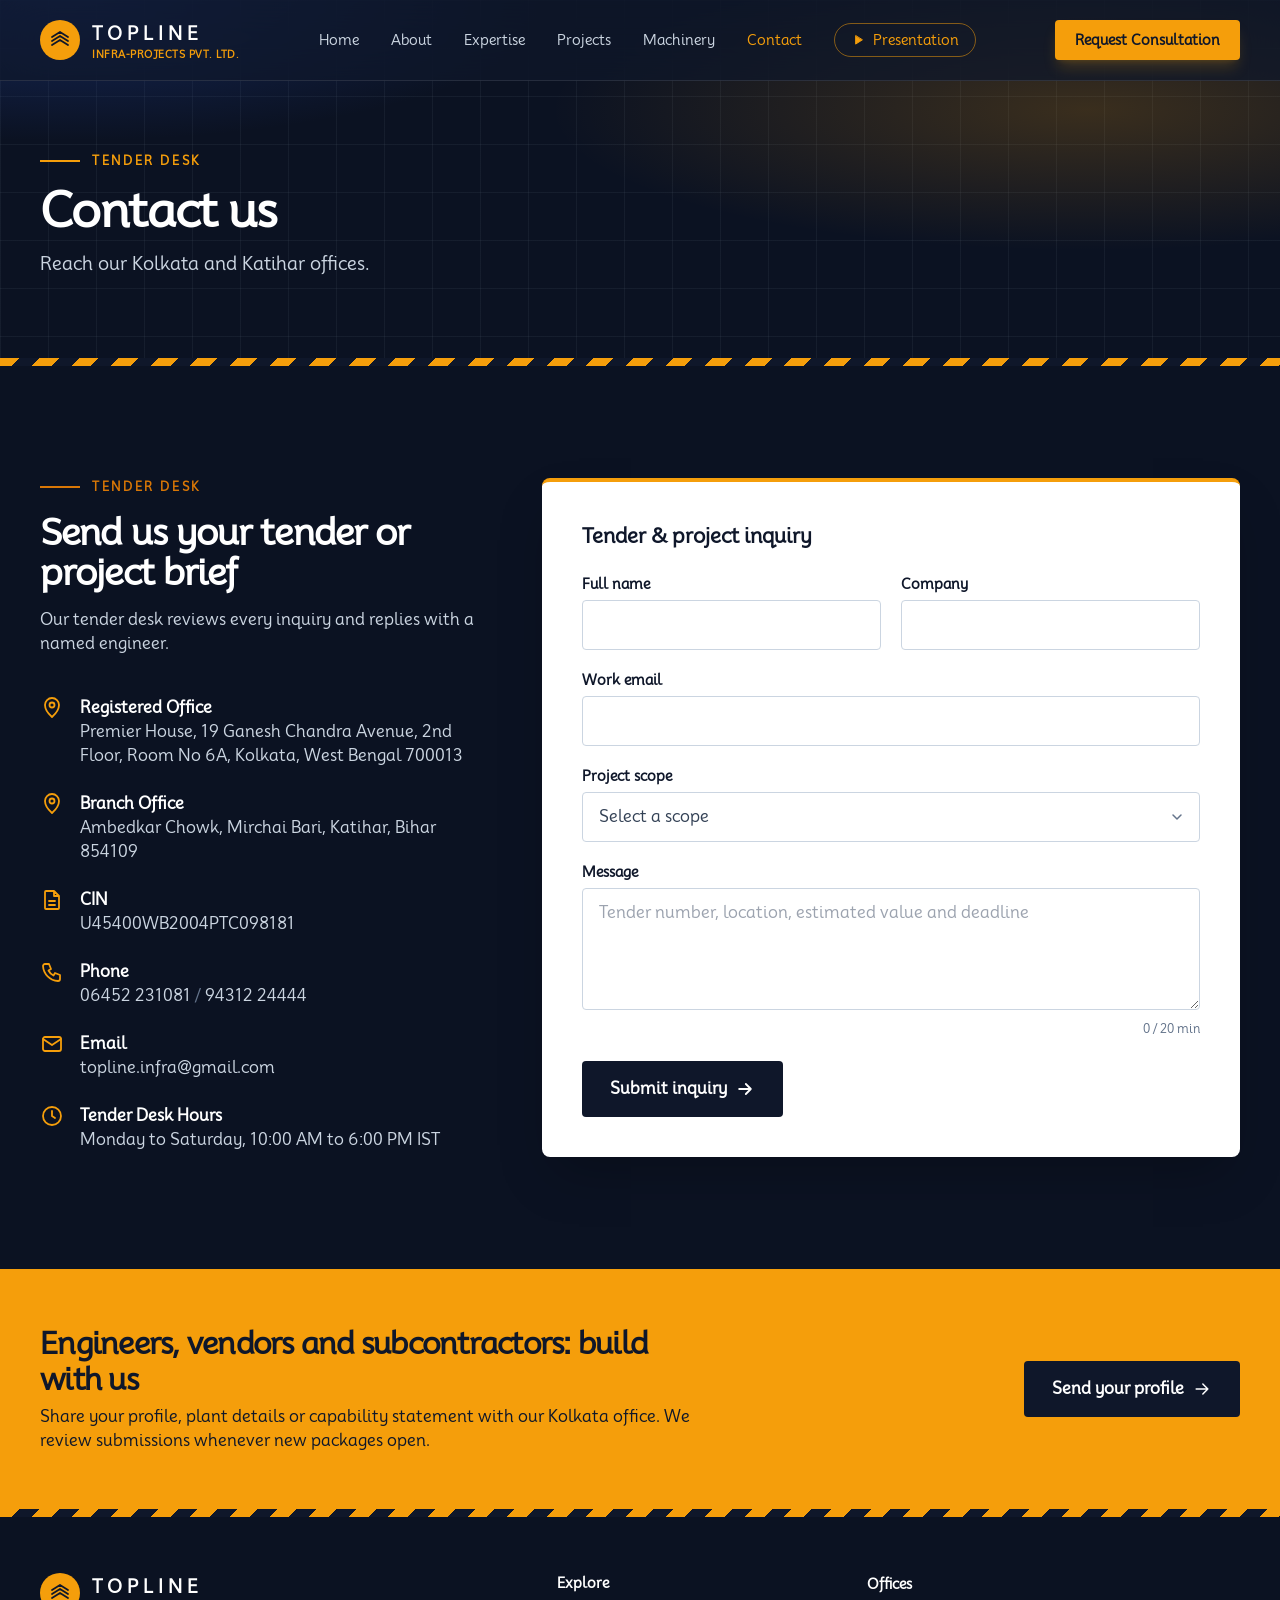
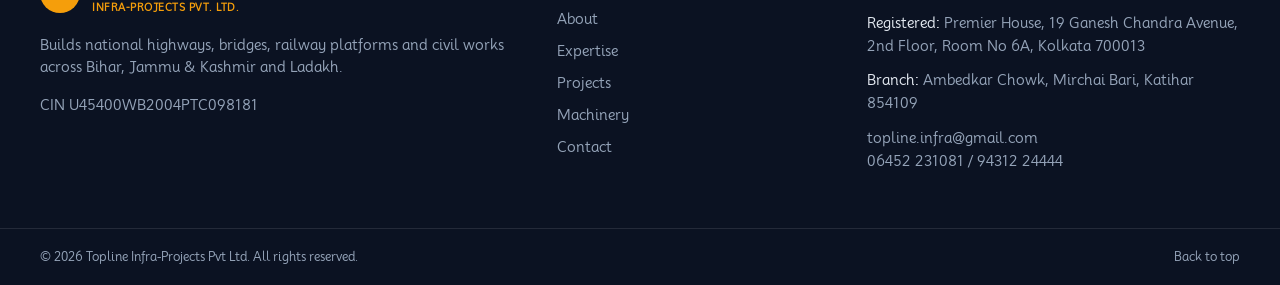
<file: contact.html>
<!DOCTYPE html>
<html lang="en" class="scroll-smooth">
<head>
<meta charset="UTF-8">
<meta name="viewport" content="width=device-width, initial-scale=1, viewport-fit=cover">
<meta name="theme-color" content="#0F172A">
<title>Contact | Topline Infra-Projects</title>
<meta name="description" content="Send a tender or project brief to the Topline tender desk.">
<link rel="stylesheet" href="https://fonts.googleapis.com/css2?family=Mooli&display=swap">
<link rel="stylesheet" href="assets/style.css">
</head>
<body class="font-sans text-slate-700 bg-slate-50 antialiased">
<svg xmlns="http://www.w3.org/2000/svg" class="hidden" aria-hidden="true">
  <defs>
    <symbol id="i-menu" viewBox="0 0 24 24"><path d="M4 6h16M4 12h16M4 18h16"/></symbol>
    <symbol id="i-x" viewBox="0 0 24 24"><path d="M18 6 6 18M6 6l12 12"/></symbol>
    <symbol id="i-arrow" viewBox="0 0 24 24"><path d="M5 12h14M13 6l6 6-6 6"/></symbol>
    <symbol id="i-play" viewBox="0 0 24 24"><circle cx="12" cy="12" r="10"/><path d="m10 8 6 4-6 4z"/></symbol>
    <symbol id="i-road" viewBox="0 0 24 24"><path d="M4 19 8 5M20 19 16 5M12 6v2M12 11v2M12 16v2"/></symbol>
    <symbol id="i-bridge" viewBox="0 0 24 24"><path d="M2 18h20M5 18V9M19 18V9M5 9c3 5 11 5 14 0M9 14v4M15 14v4M12 15v3"/></symbol>
    <symbol id="i-factory" viewBox="0 0 24 24"><path d="M2 20V8l6 4V8l6 4V5h4v15zM6 16h2M11 16h2M16 16h2"/></symbol>
    <symbol id="i-shield" viewBox="0 0 24 24"><path d="M12 3 4 6v6c0 5 3.5 8 8 9 4.5-1 8-4 8-9V6z"/><path d="m9 12 2 2 4-4"/></symbol>
    <symbol id="i-check" viewBox="0 0 24 24"><path d="m5 12 5 5 9-10"/></symbol>
    <symbol id="i-pin" viewBox="0 0 24 24"><path d="M12 21s7-6.2 7-12a7 7 0 0 0-14 0c0 5.8 7 12 7 12z"/><circle cx="12" cy="9" r="2.5"/></symbol>
    <symbol id="i-phone" viewBox="0 0 24 24"><path d="M5 4h4l2 5-2.5 1.5a11 11 0 0 0 5 5L15 13l5 2v4a2 2 0 0 1-2 2A16 16 0 0 1 3 6a2 2 0 0 1 2-2z"/></symbol>
    <symbol id="i-mail" viewBox="0 0 24 24"><rect x="3" y="5" width="18" height="14" rx="2"/><path d="m3 7 9 6 9-6"/></symbol>
    <symbol id="i-clock" viewBox="0 0 24 24"><circle cx="12" cy="12" r="9"/><path d="M12 7v5l3 2"/></symbol>
    <symbol id="i-file" viewBox="0 0 24 24"><path d="M14 3H6a1 1 0 0 0-1 1v16a1 1 0 0 0 1 1h12a1 1 0 0 0 1-1V8zM14 3v5h5M9 13h6M9 17h6"/></symbol>
    <symbol id="i-key" viewBox="0 0 24 24"><circle cx="8" cy="15" r="4"/><path d="m11 12 9-9M16 7l3 3"/></symbol>
  <symbol id="i-leaf" viewBox="0 0 24 24"><path d="M5 19c0-8 5-14 15-14 0 10-6 15-14 15M5 19l8-8"/></symbol><symbol id="i-rail" viewBox="0 0 24 24"><path d="M7 3h10l1 13H6zM6 10h12M9 20l-2 2M15 20l2 2M9 16h.01M15 16h.01"/></symbol><symbol id="i-playS" viewBox="0 0 24 24"><path d="M8 5v14l11-7z" fill="currentColor"/></symbol><symbol id="i-pause" viewBox="0 0 24 24"><path d="M8 5v14M16 5v14"/></symbol><symbol id="i-prev" viewBox="0 0 24 24"><path d="M19 5v14L8 12zM5 5v14"/></symbol><symbol id="i-next" viewBox="0 0 24 24"><path d="M5 5v14l11-7zM19 5v14"/></symbol><symbol id="i-vol" viewBox="0 0 24 24"><path d="M4 9v6h4l5 4V5L8 9zM16 8a5 5 0 0 1 0 8"/></symbol><symbol id="i-mute" viewBox="0 0 24 24"><path d="M4 9v6h4l5 4V5L8 9zM17 9l4 6M21 9l-4 6"/></symbol><symbol id="i-full" viewBox="0 0 24 24"><path d="M4 9V4h5M20 9V4h-5M4 15v5h5M20 15v5h-5"/></symbol><symbol id="i-stack" viewBox="0 0 24 24"><path d="m4 9 8-5 8 5M4 13l8-5 8 5M4 17l8-5 8 5"/></symbol><symbol id="i-user" viewBox="0 0 24 24"><circle cx="12" cy="8" r="4"/><path d="M4 21c0-4 4-6 8-6s8 2 8 6"/></symbol>
  </defs>
</svg>
<header id="top" class="fixed inset-x-0 top-0 z-50 border-b border-white/10 bg-navy-900/70 backdrop-blur-xl" style="padding-top:env(safe-area-inset-top,0px)">
  <div class="mx-auto flex h-16 max-w-site items-center justify-between px-5 lg:h-20 lg:px-10">
    <a href="index.html" class="flex items-center gap-3 text-white" aria-label="Topline Infra-Projects home">
      <span class="grid h-10 w-10 place-items-center rounded-full bg-amber-500 text-navy-900"><svg class="h-6 w-6" fill="none" stroke="currentColor" stroke-width="1.8" stroke-linecap="round" stroke-linejoin="round"><use href="#i-stack"/></svg></span>
      <span class="leading-tight"><span class="block text-lg font-extrabold tracking-[.28em]">TOPLINE</span><span class="block text-[10px] font-semibold tracking-wider text-amber-500">INFRA-PROJECTS PVT. LTD.</span></span>
    </a>
    <nav class="hidden items-center gap-8 text-sm font-medium text-slate-300 lg:flex" aria-label="Primary">
      <a class="nav-link transition hover:text-white" href="index.html">Home</a>
      <a class="nav-link transition hover:text-white" href="about.html">About</a>
      <a class="nav-link transition hover:text-white" href="expertise.html">Expertise</a>
      <a class="nav-link transition hover:text-white" href="projects.html">Projects</a>
      <a class="nav-link transition hover:text-white" href="machinery.html">Machinery</a>
      <a class="nav-link transition text-amber-500" href="contact.html">Contact</a>
      <button id="deckBtn" class="inline-flex items-center gap-2 rounded-full border border-amber-500/50 px-4 py-1.5 text-amber-500 transition hover:bg-amber-500 hover:text-navy-900"><svg class="h-3.5 w-3.5" fill="none" stroke="currentColor" stroke-width="1.7" stroke-linecap="round" stroke-linejoin="round"><use href="#i-playS"/></svg>Presentation</button>
    </nav>
    <div class="flex items-center gap-3">
      <a href="contact.html" class="hidden rounded bg-amber-500 px-5 py-2.5 text-sm font-bold text-navy-900 shadow-lg shadow-amber-500/20 transition hover:bg-amber-600 hover:text-white sm:inline-block">Request Consultation</a>
      <button id="menuBtn" class="grid h-10 w-10 place-items-center rounded border border-white/20 text-white lg:hidden" aria-label="Open menu" aria-expanded="false" aria-controls="mobileMenu">
        <svg id="iconOpen" class="h-5 w-5" fill="none" stroke="currentColor" stroke-width="2" stroke-linecap="round" stroke-linejoin="round"><use href="#i-menu"/></svg>
        <svg id="iconClose" class="hidden h-5 w-5" fill="none" stroke="currentColor" stroke-width="2" stroke-linecap="round" stroke-linejoin="round"><use href="#i-x"/></svg>
      </button>
    </div>
  </div>
  <div id="mobileMenu" class="hidden max-h-[calc(100dvh-4rem)] overflow-y-auto border-t border-white/10 bg-navy-900/95 lg:hidden">
    <nav class="mx-auto flex max-w-site flex-col px-5 py-3" aria-label="Mobile">
      <a class="m-link border-b border-white/5 py-3 text-slate-200" href="index.html">Home</a>
      <a class="m-link border-b border-white/5 py-3 text-slate-200" href="about.html">About</a>
      <a class="m-link border-b border-white/5 py-3 text-slate-200" href="expertise.html">Expertise</a>
      <a class="m-link border-b border-white/5 py-3 text-slate-200" href="projects.html">Projects</a>
      <a class="m-link border-b border-white/5 py-3 text-slate-200" href="machinery.html">Machinery</a>
      <a class="m-link py-3 text-slate-200" href="contact.html">Contact</a>
      <button id="deckBtnM" class="m-link border-b border-white/5 py-3 text-left font-semibold text-amber-500">Watch the narrated presentation</button>
      <a href="contact.html" class="m-link my-3 rounded bg-amber-500 px-5 py-3 text-center font-bold text-navy-900">Request Consultation</a>
    </nav>
  </div>
</header>
<main>
<section class="hero page-hero blueprint relative overflow-hidden bg-navy-950 text-white"><div class="glow" aria-hidden="true"></div><div class="relative mx-auto max-w-site px-5 lg:px-10"><p class="eyebrow">Tender desk</p><h1 class="text-4xl font-black sm:text-5xl">Contact us</h1><p class="mt-4 max-w-2xl text-lg text-slate-300">Reach our Kolkata and Katihar offices.</p></div><div class="hazard absolute inset-x-0 bottom-0" aria-hidden="true"></div></section><section id="contact" class="bg-navy-950 py-20 text-white lg:py-28">
  <div class="mx-auto grid max-w-site gap-14 px-5 lg:grid-cols-5 lg:px-10">
    <div class="lg:col-span-2">
      <p class="eyebrow">Tender desk</p><h2 class="text-3xl font-extrabold tracking-tight sm:text-4xl">Send us your tender or project brief</h2>
      <p class="mt-4 text-slate-300">Our tender desk reviews every inquiry and replies with a named engineer.</p>
      <address class="mt-10 space-y-6 not-italic">
        <div class="flex gap-4"><svg class="h-6 w-6 shrink-0 text-amber-500" fill="none" stroke="currentColor" stroke-width="1.8" stroke-linecap="round" stroke-linejoin="round"><use href="#i-pin"/></svg><p><span class="block font-semibold">Registered Office</span><span class="text-slate-300">Premier House, 19 Ganesh Chandra Avenue, 2nd Floor, Room No 6A, Kolkata, West Bengal 700013</span></p></div>
        <div class="flex gap-4"><svg class="h-6 w-6 shrink-0 text-amber-500" fill="none" stroke="currentColor" stroke-width="1.8" stroke-linecap="round" stroke-linejoin="round"><use href="#i-pin"/></svg><p><span class="block font-semibold">Branch Office</span><span class="text-slate-300">Ambedkar Chowk, Mirchai Bari, Katihar, Bihar 854109</span></p></div>
        <div class="flex gap-4"><svg class="h-6 w-6 shrink-0 text-amber-500" fill="none" stroke="currentColor" stroke-width="1.8" stroke-linecap="round" stroke-linejoin="round"><use href="#i-file"/></svg><p><span class="block font-semibold">CIN</span><span class="break-all text-slate-300">U45400WB2004PTC098181</span></p></div>
        <div class="flex gap-4"><svg class="h-6 w-6 shrink-0 text-amber-500" fill="none" stroke="currentColor" stroke-width="1.8" stroke-linecap="round" stroke-linejoin="round"><use href="#i-phone"/></svg><p><span class="block font-semibold">Phone</span><a class="text-slate-300 hover:text-amber-500" href="tel:+916452231081">06452 231081</a><span class="text-slate-500"> / </span><a class="text-slate-300 hover:text-amber-500" href="tel:+919431224444">94312 24444</a></p></div>
        <div class="flex gap-4"><svg class="h-6 w-6 shrink-0 text-amber-500" fill="none" stroke="currentColor" stroke-width="1.8" stroke-linecap="round" stroke-linejoin="round"><use href="#i-mail"/></svg><p><span class="block font-semibold">Email</span><a class="text-slate-300 hover:text-amber-500" href="mailto:topline.infra@gmail.com">topline.infra@gmail.com</a></p></div>
        <div class="flex gap-4"><svg class="h-6 w-6 shrink-0 text-amber-500" fill="none" stroke="currentColor" stroke-width="1.8" stroke-linecap="round" stroke-linejoin="round"><use href="#i-clock"/></svg><p><span class="block font-semibold">Tender Desk Hours</span><span class="text-slate-300">Monday to Saturday, 10:00 AM to 6:00 PM IST</span></p></div>
      </address>
    </div>
    <div class="lg:col-span-3">
      <form id="inquiryForm" novalidate class="rounded-lg bg-white p-6 text-slate-700 shadow-2xl sm:p-10">
        <h3 class="text-xl font-bold text-navy-900">Tender &amp; project inquiry</h3>
        <div class="mt-6 grid gap-5 sm:grid-cols-2">
          <div><label for="name" class="mb-1.5 block text-sm font-semibold text-navy-900">Full name</label>
            <input id="name" name="name" type="text" autocomplete="name" required minlength="2" class="field w-full rounded border border-slate-300 px-4 py-3" aria-describedby="name-err"><p id="name-err" class="err mt-1 hidden text-sm text-red-600"></p></div>
          <div><label for="company" class="mb-1.5 block text-sm font-semibold text-navy-900">Company</label>
            <input id="company" name="company" type="text" autocomplete="organization" required class="field w-full rounded border border-slate-300 px-4 py-3" aria-describedby="company-err"><p id="company-err" class="err mt-1 hidden text-sm text-red-600"></p></div>
          <div class="sm:col-span-2"><label for="email" class="mb-1.5 block text-sm font-semibold text-navy-900">Work email</label>
            <input id="email" name="email" type="email" autocomplete="email" required class="field w-full rounded border border-slate-300 px-4 py-3" aria-describedby="email-err"><p id="email-err" class="err mt-1 hidden text-sm text-red-600"></p></div>
          <div class="sm:col-span-2"><label for="scope" class="mb-1.5 block text-sm font-semibold text-navy-900">Project scope</label>
            <select id="scope" name="scope" required class="field w-full rounded border border-slate-300 bg-white px-4 py-3" aria-describedby="scope-err">
              <option value="">Select a scope</option><option>Highways &amp; Expressways</option><option>Bridges &amp; Flyovers</option><option>Industrial Parks &amp; Urban Infra</option><option>Equipment partnership</option><option>Other</option></select>
            <p id="scope-err" class="err mt-1 hidden text-sm text-red-600"></p></div>
          <div class="sm:col-span-2"><label for="message" class="mb-1.5 block text-sm font-semibold text-navy-900">Message</label>
            <textarea id="message" name="message" rows="4" required minlength="20" class="field w-full rounded border border-slate-300 px-4 py-3" placeholder="Tender number, location, estimated value and deadline" aria-describedby="message-err"></textarea>
            <p class="mt-1 flex justify-between text-xs text-slate-500"><span id="message-err" class="err hidden text-sm text-red-600"></span><span id="count" class="ml-auto">0 / 20 min</span></p></div>
        </div>
        <button type="submit" class="mt-6 inline-flex w-full items-center justify-center gap-2 rounded bg-navy-900 px-7 py-4 font-bold text-white transition hover:bg-amber-600 sm:w-auto">Submit inquiry
          <svg class="h-5 w-5" fill="none" stroke="currentColor" stroke-width="2.2" stroke-linecap="round" stroke-linejoin="round"><use href="#i-arrow"/></svg></button>
        <p id="formOk" class="mt-5 hidden rounded border border-green-300 bg-green-50 p-4 text-sm font-medium text-green-800" role="status"></p>
      </form>
    </div>
  </div>
</section><section id="careers" class="bg-amber-500 py-14 text-navy-900">
  <div class="mx-auto flex max-w-site flex-col gap-6 px-5 md:flex-row md:items-center md:justify-between lg:px-10">
    <div class="max-w-2xl"><h2 class="text-2xl font-extrabold sm:text-3xl">Engineers, vendors and subcontractors: build with us</h2><p class="mt-2 font-medium">Share your profile, plant details or capability statement with our Kolkata office. We review submissions whenever new packages open.</p></div>
    <a href="mailto:topline.infra@gmail.com?subject=Profile%20submission" class="inline-flex shrink-0 items-center justify-center gap-2 rounded bg-navy-900 px-7 py-4 font-bold text-white transition hover:bg-navy-950">Send your profile <svg class="h-5 w-5" fill="none" stroke="currentColor" stroke-width="1.8" stroke-linecap="round" stroke-linejoin="round"><use href="#i-arrow"/></svg></a>
  </div>
</section>
</main>
<footer class="bg-navy-950 text-sm text-slate-400">
  <div class="hazard" aria-hidden="true"></div>
  <div class="mx-auto grid max-w-site gap-10 px-5 py-14 lg:grid-cols-12 lg:px-10">
    <div class="lg:col-span-5">
      <div class="flex items-center gap-3 text-white"><span class="grid h-10 w-10 place-items-center rounded-full bg-amber-500 text-navy-900"><svg class="h-6 w-6" fill="none" stroke="currentColor" stroke-width="1.8" stroke-linecap="round" stroke-linejoin="round"><use href="#i-stack"/></svg></span><span class="leading-tight"><span class="block text-lg font-extrabold tracking-[.28em]">TOPLINE</span><span class="block text-[10px] font-semibold tracking-wider text-amber-500">INFRA-PROJECTS PVT. LTD.</span></span></div>
      <p class="mt-5 max-w-sm leading-relaxed">Builds national highways, bridges, railway platforms and civil works across Bihar, Jammu &amp; Kashmir and Ladakh.</p>
      <p class="mt-4">CIN U45400WB2004PTC098181</p>
    </div>
    <div class="lg:col-span-3">
      <p class="font-semibold text-white">Explore</p>
      <ul class="mt-4 space-y-3"><li><a class="hover:text-amber-500" href="about.html">About</a></li><li><a class="hover:text-amber-500" href="expertise.html">Expertise</a></li><li><a class="hover:text-amber-500" href="projects.html">Projects</a></li><li><a class="hover:text-amber-500" href="machinery.html">Machinery</a></li><li><a class="hover:text-amber-500" href="contact.html">Contact</a></li></ul>
    </div>
    <address class="not-italic leading-relaxed lg:col-span-4">
      <p class="font-semibold text-white">Offices</p>
      <p class="mt-4"><span class="text-slate-200">Registered:</span> Premier House, 19 Ganesh Chandra Avenue, 2nd Floor, Room No 6A, Kolkata 700013</p>
      <p class="mt-3"><span class="text-slate-200">Branch:</span> Ambedkar Chowk, Mirchai Bari, Katihar 854109</p>
      <p class="mt-3"><a class="hover:text-amber-500" href="mailto:topline.infra@gmail.com">topline.infra@gmail.com</a><br><a class="hover:text-amber-500" href="tel:+916452231081">06452 231081</a> / <a class="hover:text-amber-500" href="tel:+919431224444">94312 24444</a></p>
    </address>
  </div>
  <div class="border-t border-white/10 py-5"><div class="mx-auto flex max-w-site flex-col justify-between gap-2 px-5 text-xs sm:flex-row lg:px-10"><p>&copy; <span id="yr"></span> Topline Infra-Projects Pvt Ltd. All rights reserved.</p><a href="#top" class="hover:text-amber-500">Back to top</a></div></div>
</footer>
<div id="mobileBar" class="fixed inset-x-0 bottom-0 z-40 grid grid-cols-[auto_1fr] gap-3 border-t border-white/10 bg-navy-900/90 px-4 pt-3 backdrop-blur-xl transition-transform duration-300 lg:hidden" style="padding-bottom:calc(.75rem + env(safe-area-inset-bottom,0px))">
  <a href="tel:+919431224444" class="flex min-h-[48px] items-center justify-center gap-2 rounded border border-white/30 px-5 font-semibold text-white"><svg class="h-5 w-5" fill="none" stroke="currentColor" stroke-width="2" stroke-linecap="round" stroke-linejoin="round"><use href="#i-phone"/></svg>Call</a>
  <a href="contact.html" class="flex min-h-[48px] items-center justify-center rounded bg-amber-500 px-3 text-sm font-bold text-navy-900">Request Consultation</a>
</div>
<!-- Presentation mode -->
<div id="deck" tabindex="-1" role="dialog" aria-modal="true" aria-label="Narrated company presentation" aria-hidden="true">
  <div class="dk-bg" aria-hidden="true"></div><div class="dk-orb a" aria-hidden="true"></div><div class="dk-orb b" aria-hidden="true"></div>
  <div class="dk-top"><div class="dk-brand"><i><svg class="dk-bi" fill="none" stroke="currentColor" stroke-width="1.7" stroke-linecap="round" stroke-linejoin="round"><use href="#i-stack"/></svg></i>TOPLINE</div><div class="dk-tr"><span class="dk-count" id="dkCount">01 / 12</span><button class="dk-b sm txt" id="dkCC" aria-pressed="false" aria-label="Captions">CC</button><button class="dk-b sm txt" id="dkVoicePick" aria-label="Change voice">Voice</button><div class="dk-toast" id="dkToast" role="status"></div><button class="dk-b sm" id="dkClose" aria-label="Close presentation"><svg class="dk-ic" fill="none" stroke="currentColor" stroke-width="1.7" stroke-linecap="round" stroke-linejoin="round"><use href="#i-x"/></svg></button></div></div>
  <div class="dk-stage" id="dkStage">
<section class="dk-slide " data-tr="zoom" data-say="Welcome to Topline Infra-Projects Private Limited. We are a civil engineering and infrastructure company, headquartered in Kolkata, with a branch office in Katihar, Bihar. Since two thousand four, our teams have built national highways, bridges and railway infrastructure. Over the next few minutes, this presentation will walk you through who we are, what we build, where we work, and why public authorities trust us with large contracts."><div><p class="dk-k a" style="--i:0">Corporate presentation</p><h2 class="dk-h dk-xl a" style="--i:1">Building the corridors a <em>nation moves on.</em></h2><p class="dk-p a" style="--i:2">Topline Infra-Projects Private Limited. Highways, bridges and railway works, executed by our own teams since 2004.</p><div class="dk-chips a" style="--i:3"><span>Kolkata</span><span>Katihar</span><span>Bihar</span><span>Jammu &amp; Kashmir</span><span>Ladakh</span></div></div>
<div class="dk-vis a pop" style="--i:2"><svg viewBox="0 0 520 380" class="dk-svg" aria-hidden="true"><circle class="dk-sun" cx="260" cy="150" r="64" fill="#F59E0B" opacity=".22"/><circle cx="260" cy="150" r="34" fill="#F59E0B"/><path d="M0 206 110 152 200 192 300 134 400 184 520 150V380H0z" fill="#16213b"/><path d="M0 380V212h520v168z" fill="#0B1222"/><g stroke="#94A3B8" stroke-width="1.5" fill="none"><path d="M120 212V116M400 212V116"/><path d="M120 116 40 212M120 116 200 212M120 116 80 212M120 116 160 212M400 116 320 212M400 116 480 212M400 116 360 212M400 116 440 212"/></g><path d="M245 212h30L470 380H50z" fill="#334155"/><path d="M245 212 50 380M275 212 470 380" stroke="#cbd5e1" stroke-width="2"/><path class="dk-dash" d="M260 216V380" stroke="#F59E0B" stroke-width="6" stroke-dasharray="16 20" fill="none"/></svg></div></section>
<section class="dk-slide " data-tr="slide" data-say="Topline was incorporated on the twenty-fourth of March, two thousand four, which makes us more than twenty-two years old. The company is promoted by Saurav Kumar Agarwal, our Managing Director, and Gaurav Kumar Agarwal, our Director. Our registered office is in Kolkata, and our branch office in Katihar keeps us close to our Bihar work sites. As of December two thousand twenty-four, we hold a B B B plus credit rating and an order book of six hundred seventy-six crore rupees."><div><p class="dk-k a" style="--i:0">Who we are</p><h2 class="dk-h a" style="--i:1">More than two decades of civil engineering, led from Kolkata.</h2><p class="dk-p a" style="--i:2">Promoted by Saurav Kumar Agarwal (Managing Director) and Gaurav Kumar Agarwal (Director).</p><p class="dk-big a" style="--i:3"><b data-count="22" data-suf="+">0</b><span>years since incorporation</span></p></div>
<div class="dk-vis"><ol class="dk-tl"><li class="a" style="--i:2"><em>2004</em><b>Incorporated</b><span>24 March, Kolkata, West Bengal</span></li><li class="a" style="--i:4"><em>Dec 2024</em><b>Rated and growing</b><span>Acuité BBB+ rating, ₹676 Cr order book</span></li><li class="a" style="--i:6"><em>Today</em><b>18 live orders</b><span>Kolkata registered office, Katihar branch office</span></li></ol></div></section>
<section class="dk-slide " data-tr="wipe" data-say="We build in four disciplines. First, roads and national highways, including widening, upgradation, improvement and maintenance. Second, bridges and flyovers, with R C C and high-level bridges and their approaches. Third, railway platforms and station-area civil works, delivered around live operations. And fourth, buildings and underwater engineering, from residential and commercial construction to marine and underwater works. All four are run by the same engineers, equipment and quality system."><div><p class="dk-k a" style="--i:0">What we build</p><h2 class="dk-h a" style="--i:1">Four disciplines, one delivery team.</h2><p class="dk-p a" style="--i:2">The same engineers, equipment and quality system stand behind every contract.</p></div><div class="dk-vis"><div class="dk-tiles"><div class="dk-tile a" style="--i:2"><span class="dk-tic"><svg class="dk-ic" fill="none" stroke="currentColor" stroke-width="1.7" stroke-linecap="round" stroke-linejoin="round"><use href="#i-road"/></svg></span><h3>Roads &amp; Highways</h3><p>Widening, upgradation, maintenance</p></div><div class="dk-tile a" style="--i:3"><span class="dk-tic"><svg class="dk-ic" fill="none" stroke="currentColor" stroke-width="1.7" stroke-linecap="round" stroke-linejoin="round"><use href="#i-bridge"/></svg></span><h3>Bridges &amp; Flyovers</h3><p>RCC and high-level bridges</p></div><div class="dk-tile a" style="--i:4"><span class="dk-tic"><svg class="dk-ic" fill="none" stroke="currentColor" stroke-width="1.7" stroke-linecap="round" stroke-linejoin="round"><use href="#i-rail"/></svg></span><h3>Railway Platforms</h3><p>Station-area civil works</p></div><div class="dk-tile a" style="--i:5"><span class="dk-tic"><svg class="dk-ic" fill="none" stroke="currentColor" stroke-width="1.7" stroke-linecap="round" stroke-linejoin="round"><use href="#i-factory"/></svg></span><h3>Buildings &amp; Underwater</h3><p>Residential, commercial, marine</p></div></div></div></section>
<section class="dk-slide " data-tr="zoom" data-say="Here is our scale. Since inception, we have been awarded contracts worth eight hundred twenty-nine crore rupees. Of that, six hundred seventy-six crore rupees of work is still outstanding in our order book, as of September two thousand twenty-four. We have eighteen orders under execution right now, and four new projects where we are the lowest bidder. That gives our teams and machinery a full pipeline of work."><div><p class="dk-k a" style="--i:0">Scale</p><h2 class="dk-h a" style="--i:1">A pipeline that keeps every crew and machine working.</h2><p class="dk-p a" style="--i:2">Order book and awards as disclosed by Acuité Ratings &amp; Research.</p></div><div class="dk-vis"><div class="dk-bars"><div class="dk-brow a" style="--i:2"><div class="dk-bt"><span>Awarded since inception<small>All contracts</small></span><b data-count="829" data-dec="0" data-pre="₹" data-suf=" Cr">0</b></div><div class="dk-bar" style="--w:100%;--i:2"><i></i></div></div><div class="dk-brow a" style="--i:3"><div class="dk-bt"><span>Outstanding order book<small>September 2024</small></span><b data-count="676" data-dec="0" data-pre="₹" data-suf=" Cr">0</b></div><div class="dk-bar" style="--w:81.5%;--i:3"><i></i></div></div><div class="dk-brow a" style="--i:4"><div class="dk-bt"><span>Orders under execution<small>Plus 4 new L1 projects (dashed)</small></span><b data-count="18">0</b></div><div class="dk-dots" data-dots="18" data-extra="4"></div></div></div></div></section>
<section class="dk-slide " data-tr="slide" data-say="These are some of our ongoing bridge projects. On National Highway one thirty-one A, we are building the Muzwar Tal to Lakhanpur bridge for N H A I, a contract worth twenty-one point one crore rupees. In Bihar, for the Rural Works Department, we are building the Milbhitta to Dhobinia R C C bridge, valued at twenty-four point three crore, and the Govindpur Chowk high-level bridge, valued at eighteen point two crore. Alongside these, we continue highway widening in Bihar and road works in high-altitude terrain."><div><p class="dk-k a" style="--i:0">Ongoing mega-projects</p><h2 class="dk-h a" style="--i:1">Bridges under construction today.</h2><p class="dk-p a" style="--i:2">Alongside highway widening in Bihar and high-altitude road works.</p></div><div class="dk-vis"><div class="dk-bars"><div class="dk-brow a" style="--i:2"><div class="dk-bt"><span>Milbhitta to Dhobinia RCC Bridge<small>Rural Works Department, Bihar</small></span><b data-count="24.3" data-dec="1" data-pre="₹" data-suf=" Cr">0</b></div><div class="dk-bar" style="--w:100%;--i:2"><i></i></div></div><div class="dk-brow a" style="--i:3"><div class="dk-bt"><span>NH 131A, Muzwar Tal to Lakhanpur Bridge<small>NHAI, Bihar</small></span><b data-count="21.1" data-dec="1" data-pre="₹" data-suf=" Cr">0</b></div><div class="dk-bar" style="--w:86.8%;--i:3"><i></i></div></div><div class="dk-brow a" style="--i:4"><div class="dk-bt"><span>Govindpur Chowk High-Level Bridge<small>Rural Works Department, Bihar</small></span><b data-count="18.2" data-dec="1" data-pre="₹" data-suf=" Cr">0</b></div><div class="dk-bar" style="--w:74.9%;--i:4"><i></i></div></div></div></div></section>
<section class="dk-slide " data-tr="wipe" data-say="Our management, tendering and finance are based in Kolkata. Our branch office in Katihar coordinates day-to-day work across Bihar, which is our core project state. For high-altitude road construction, we also work in Jammu and Kashmir and Ladakh, where short working seasons demand careful planning and ready equipment. This mix lets us bid for work across plains, rivers and mountains."><div><p class="dk-k a" style="--i:0">Footprint</p><h2 class="dk-h a" style="--i:1">From the Gangetic plains to the high Himalaya.</h2><p class="dk-p a" style="--i:2">Kolkata for management and tendering. Katihar for site coordination. Bihar as the core state, with high-altitude works in Jammu &amp; Kashmir and Ladakh.</p></div>
<div class="dk-vis a pop" style="--i:2"><svg viewBox="0 0 460 360" class="dk-svg" aria-hidden="true"><g fill="#475569" opacity=".5"><circle cx="20" cy="20" r="1.6"/><circle cx="20" cy="50" r="1.6"/><circle cx="20" cy="80" r="1.6"/><circle cx="20" cy="110" r="1.6"/><circle cx="20" cy="140" r="1.6"/><circle cx="20" cy="170" r="1.6"/><circle cx="20" cy="200" r="1.6"/><circle cx="20" cy="230" r="1.6"/><circle cx="20" cy="260" r="1.6"/><circle cx="20" cy="290" r="1.6"/><circle cx="20" cy="320" r="1.6"/><circle cx="20" cy="350" r="1.6"/><circle cx="50" cy="20" r="1.6"/><circle cx="50" cy="50" r="1.6"/><circle cx="50" cy="80" r="1.6"/><circle cx="50" cy="110" r="1.6"/><circle cx="50" cy="140" r="1.6"/><circle cx="50" cy="170" r="1.6"/><circle cx="50" cy="200" r="1.6"/><circle cx="50" cy="230" r="1.6"/><circle cx="50" cy="260" r="1.6"/><circle cx="50" cy="290" r="1.6"/><circle cx="50" cy="320" r="1.6"/><circle cx="50" cy="350" r="1.6"/><circle cx="80" cy="20" r="1.6"/><circle cx="80" cy="50" r="1.6"/><circle cx="80" cy="80" r="1.6"/><circle cx="80" cy="110" r="1.6"/><circle cx="80" cy="140" r="1.6"/><circle cx="80" cy="170" r="1.6"/><circle cx="80" cy="200" r="1.6"/><circle cx="80" cy="230" r="1.6"/><circle cx="80" cy="260" r="1.6"/><circle cx="80" cy="290" r="1.6"/><circle cx="80" cy="320" r="1.6"/><circle cx="80" cy="350" r="1.6"/><circle cx="110" cy="20" r="1.6"/><circle cx="110" cy="50" r="1.6"/><circle cx="110" cy="80" r="1.6"/><circle cx="110" cy="110" r="1.6"/><circle cx="110" cy="140" r="1.6"/><circle cx="110" cy="170" r="1.6"/><circle cx="110" cy="200" r="1.6"/><circle cx="110" cy="230" r="1.6"/><circle cx="110" cy="260" r="1.6"/><circle cx="110" cy="290" r="1.6"/><circle cx="110" cy="320" r="1.6"/><circle cx="110" cy="350" r="1.6"/><circle cx="140" cy="20" r="1.6"/><circle cx="140" cy="50" r="1.6"/><circle cx="140" cy="80" r="1.6"/><circle cx="140" cy="110" r="1.6"/><circle cx="140" cy="140" r="1.6"/><circle cx="140" cy="170" r="1.6"/><circle cx="140" cy="200" r="1.6"/><circle cx="140" cy="230" r="1.6"/><circle cx="140" cy="260" r="1.6"/><circle cx="140" cy="290" r="1.6"/><circle cx="140" cy="320" r="1.6"/><circle cx="140" cy="350" r="1.6"/><circle cx="170" cy="20" r="1.6"/><circle cx="170" cy="50" r="1.6"/><circle cx="170" cy="80" r="1.6"/><circle cx="170" cy="110" r="1.6"/><circle cx="170" cy="140" r="1.6"/><circle cx="170" cy="170" r="1.6"/><circle cx="170" cy="200" r="1.6"/><circle cx="170" cy="230" r="1.6"/><circle cx="170" cy="260" r="1.6"/><circle cx="170" cy="290" r="1.6"/><circle cx="170" cy="320" r="1.6"/><circle cx="170" cy="350" r="1.6"/><circle cx="200" cy="20" r="1.6"/><circle cx="200" cy="50" r="1.6"/><circle cx="200" cy="80" r="1.6"/><circle cx="200" cy="110" r="1.6"/><circle cx="200" cy="140" r="1.6"/><circle cx="200" cy="170" r="1.6"/><circle cx="200" cy="200" r="1.6"/><circle cx="200" cy="230" r="1.6"/><circle cx="200" cy="260" r="1.6"/><circle cx="200" cy="290" r="1.6"/><circle cx="200" cy="320" r="1.6"/><circle cx="200" cy="350" r="1.6"/><circle cx="230" cy="20" r="1.6"/><circle cx="230" cy="50" r="1.6"/><circle cx="230" cy="80" r="1.6"/><circle cx="230" cy="110" r="1.6"/><circle cx="230" cy="140" r="1.6"/><circle cx="230" cy="170" r="1.6"/><circle cx="230" cy="200" r="1.6"/><circle cx="230" cy="230" r="1.6"/><circle cx="230" cy="260" r="1.6"/><circle cx="230" cy="290" r="1.6"/><circle cx="230" cy="320" r="1.6"/><circle cx="230" cy="350" r="1.6"/><circle cx="260" cy="20" r="1.6"/><circle cx="260" cy="50" r="1.6"/><circle cx="260" cy="80" r="1.6"/><circle cx="260" cy="110" r="1.6"/><circle cx="260" cy="140" r="1.6"/><circle cx="260" cy="170" r="1.6"/><circle cx="260" cy="200" r="1.6"/><circle cx="260" cy="230" r="1.6"/><circle cx="260" cy="260" r="1.6"/><circle cx="260" cy="290" r="1.6"/><circle cx="260" cy="320" r="1.6"/><circle cx="260" cy="350" r="1.6"/><circle cx="290" cy="20" r="1.6"/><circle cx="290" cy="50" r="1.6"/><circle cx="290" cy="80" r="1.6"/><circle cx="290" cy="110" r="1.6"/><circle cx="290" cy="140" r="1.6"/><circle cx="290" cy="170" r="1.6"/><circle cx="290" cy="200" r="1.6"/><circle cx="290" cy="230" r="1.6"/><circle cx="290" cy="260" r="1.6"/><circle cx="290" cy="290" r="1.6"/><circle cx="290" cy="320" r="1.6"/><circle cx="290" cy="350" r="1.6"/><circle cx="320" cy="20" r="1.6"/><circle cx="320" cy="50" r="1.6"/><circle cx="320" cy="80" r="1.6"/><circle cx="320" cy="110" r="1.6"/><circle cx="320" cy="140" r="1.6"/><circle cx="320" cy="170" r="1.6"/><circle cx="320" cy="200" r="1.6"/><circle cx="320" cy="230" r="1.6"/><circle cx="320" cy="260" r="1.6"/><circle cx="320" cy="290" r="1.6"/><circle cx="320" cy="320" r="1.6"/><circle cx="320" cy="350" r="1.6"/><circle cx="350" cy="20" r="1.6"/><circle cx="350" cy="50" r="1.6"/><circle cx="350" cy="80" r="1.6"/><circle cx="350" cy="110" r="1.6"/><circle cx="350" cy="140" r="1.6"/><circle cx="350" cy="170" r="1.6"/><circle cx="350" cy="200" r="1.6"/><circle cx="350" cy="230" r="1.6"/><circle cx="350" cy="260" r="1.6"/><circle cx="350" cy="290" r="1.6"/><circle cx="350" cy="320" r="1.6"/><circle cx="350" cy="350" r="1.6"/><circle cx="380" cy="20" r="1.6"/><circle cx="380" cy="50" r="1.6"/><circle cx="380" cy="80" r="1.6"/><circle cx="380" cy="110" r="1.6"/><circle cx="380" cy="140" r="1.6"/><circle cx="380" cy="170" r="1.6"/><circle cx="380" cy="200" r="1.6"/><circle cx="380" cy="230" r="1.6"/><circle cx="380" cy="260" r="1.6"/><circle cx="380" cy="290" r="1.6"/><circle cx="380" cy="320" r="1.6"/><circle cx="380" cy="350" r="1.6"/><circle cx="410" cy="20" r="1.6"/><circle cx="410" cy="50" r="1.6"/><circle cx="410" cy="80" r="1.6"/><circle cx="410" cy="110" r="1.6"/><circle cx="410" cy="140" r="1.6"/><circle cx="410" cy="170" r="1.6"/><circle cx="410" cy="200" r="1.6"/><circle cx="410" cy="230" r="1.6"/><circle cx="410" cy="260" r="1.6"/><circle cx="410" cy="290" r="1.6"/><circle cx="410" cy="320" r="1.6"/><circle cx="410" cy="350" r="1.6"/><circle cx="440" cy="20" r="1.6"/><circle cx="440" cy="50" r="1.6"/><circle cx="440" cy="80" r="1.6"/><circle cx="440" cy="110" r="1.6"/><circle cx="440" cy="140" r="1.6"/><circle cx="440" cy="170" r="1.6"/><circle cx="440" cy="200" r="1.6"/><circle cx="440" cy="230" r="1.6"/><circle cx="440" cy="260" r="1.6"/><circle cx="440" cy="290" r="1.6"/><circle cx="440" cy="320" r="1.6"/><circle cx="440" cy="350" r="1.6"/></g><path class="dk-link d1" d="M345 300 322 222" /><path class="dk-link d2" d="M322 222 260 202" /><path class="dk-link d3 dash" d="M260 202C200 160 160 110 128 74" /><path class="dk-link d4 dash" d="M260 202C240 140 232 90 214 50" /><g class="dk-node n1"><circle cx="345" cy="300" r="10" fill="#F59E0B"/><circle class="pulse" cx="345" cy="300" r="10" fill="none" stroke="#F59E0B" stroke-width="2"/><text x="360" y="304">Kolkata (HQ)</text></g><g class="dk-node n2"><circle cx="322" cy="222" r="7" fill="#fff"/><text x="336" y="226">Katihar</text></g><g class="dk-node n3"><circle cx="260" cy="202" r="12" fill="#F59E0B"/><circle class="pulse" cx="260" cy="202" r="12" fill="none" stroke="#F59E0B" stroke-width="2"/><text x="190" y="236">Bihar (core)</text></g><g class="dk-node n4"><circle cx="128" cy="74" r="8" fill="#fff"/><text x="40" y="62">Jammu &amp; Kashmir</text></g><g class="dk-node n5"><circle cx="214" cy="50" r="8" fill="#fff"/><text x="228" y="46">Ladakh</text></g></svg></div></section>
<section class="dk-slide " data-tr="zoom" data-say="What sets us apart is that we own our machinery. Excavators for earthwork, batching plants for controlled concrete, pavers for road surfacing, and cranes for heavy lifting all sit on our own books. Owning rather than leasing means faster mobilisation, direct control over maintenance, and schedules that never depend on a rental vendor’s availability. We carry out the core of every contract with our own engineers and supervisors, and use subcontractors only for semi-skilled and unskilled labour."><div><p class="dk-k a" style="--i:0">Owned fleet</p><h2 class="dk-h a" style="--i:1">We own the machines that build the road.</h2><p class="dk-p a" style="--i:2">Faster mobilisation, direct control of maintenance, and schedules that never wait on a rental vendor.</p><p class="dk-stamp a" style="--i:5">Owned, not leased</p></div><div class="dk-vis"><div class="dk-tiles"><div class="dk-tile a" style="--i:2"><svg class="dk-mach" viewBox="0 0 64 64" fill="none" stroke="currentColor" stroke-width="2" stroke-linecap="round" stroke-linejoin="round"><path d="M6 42h38v8H6zM12 42V28h20v14M32 30l14-18 12 8M46 12l-2 24M12 54a4 4 0 1 0 .1 0M38 54a4 4 0 1 0 .1 0"/></svg><h3>Excavators</h3><p>Earthwork</p></div><div class="dk-tile a" style="--i:3"><svg class="dk-mach" viewBox="0 0 64 64" fill="none" stroke="currentColor" stroke-width="2" stroke-linecap="round" stroke-linejoin="round"><path d="M14 8h22v24l-5 8H19l-5-8zM36 16h16v10H36M20 40v16M30 40v16M8 58h44"/></svg><h3>Batching plants</h3><p>Controlled concrete</p></div><div class="dk-tile a" style="--i:4"><svg class="dk-mach" viewBox="0 0 64 64" fill="none" stroke="currentColor" stroke-width="2" stroke-linecap="round" stroke-linejoin="round"><path d="M6 44h40l8-12h4v12M6 44v8h52v-8M10 32l8-14h12l4 14M14 56a4 4 0 1 0 .1 0M44 56a4 4 0 1 0 .1 0"/></svg><h3>Pavers</h3><p>Road surfacing</p></div><div class="dk-tile a" style="--i:5"><svg class="dk-mach" viewBox="0 0 64 64" fill="none" stroke="currentColor" stroke-width="2" stroke-linecap="round" stroke-linejoin="round"><path d="M20 58V10M20 10l36 12M20 10 4 22M26 12l24 8M50 20v14M46 34h8M12 58h16"/></svg><h3>Cranes</h3><p>Heavy lifting</p></div></div></div></section>
<section class="dk-slide " data-tr="slide" data-say="Our finances are rated independently by Acuite Ratings and Research. Our bank facilities are rated B B B plus for the long term and A two for the short term, with a stable outlook, covering one hundred eighty-nine point five four crore rupees of facilities. Operating revenue stands at two hundred eighty-three point zero eight crore rupees, and profit after tax at twelve point seven eight crore rupees. These are numbers that authorities and partners can verify."><div><p class="dk-k a" style="--i:0">Financial strength</p><h2 class="dk-h a" style="--i:1">Independently rated, built to carry large contracts.</h2><div class="dk-badge a pop" style="--i:3"><b>BBB+ / A2</b><span>Acuité rating, stable outlook</span></div></div><div class="dk-vis"><div class="dk-bars"><div class="dk-brow a" style="--i:2"><div class="dk-bt"><span>Operating revenue<small></small></span><b data-count="283.08" data-dec="2" data-pre="₹" data-suf=" Cr">0</b></div><div class="dk-bar" style="--w:100%;--i:2"><i></i></div></div><div class="dk-brow a" style="--i:3"><div class="dk-bt"><span>Rated bank facilities<small>Long term BBB+, short term A2</small></span><b data-count="189.54" data-dec="2" data-pre="₹" data-suf=" Cr">0</b></div><div class="dk-bar" style="--w:66.9%;--i:3"><i></i></div></div><div class="dk-brow a" style="--i:4"><div class="dk-bt"><span>Profit after tax<small></small></span><b data-count="12.78" data-dec="2" data-pre="₹" data-suf=" Cr">0</b></div><div class="dk-bar" style="--w:4.6%;--i:4"><i></i></div></div></div></div></section>
<section class="dk-slide wide" data-tr="wipe" data-say="Every project follows the same four steps. We begin with tender and survey, studying the bill of quantities and site conditions before we bid. Next comes mobilisation, when our machinery, site offices and material sources move in against an agreed programme. Then execution, run by our own engineers and supervisors. Finally, quality control and handover, where tests, measurements and snag lists are closed out with the authority’s engineer."><div class="dk-head"><p class="dk-k a" style="--i:0">How we deliver</p><h2 class="dk-h a" style="--i:1">Four steps, the same on every site.</h2></div><div class="dk-steps"><i class="dk-line"></i><div class="dk-step a" style="--i:2"><em>01</em><h3>Tender &amp; survey</h3><p>We study the bill of quantities and site conditions before we bid.</p></div><div class="dk-step a" style="--i:3"><em>02</em><h3>Mobilisation</h3><p>Machinery, site offices and material sources move in against an agreed programme.</p></div><div class="dk-step a" style="--i:4"><em>03</em><h3>Execution</h3><p>Our own engineers and supervisors run the work.</p></div><div class="dk-step a" style="--i:5"><em>04</em><h3>Quality &amp; handover</h3><p>Tests, measurements and snag lists are closed out with the authority’s engineer.</p></div></div></section>
<section class="dk-slide " data-tr="zoom" data-say="Safety and quality are built into every work front. On site, every worker is inducted, protective equipment is mandatory, and a safety briefing opens each shift. For quality, we test materials, keep measurement records and take engineer sign-off at each stage. On live roads and railway areas, we use diversion plans, signage and barricading, with extra care at night. And we protect the environment through dust suppression, careful spoil handling and restoration of work sites."><div><p class="dk-k a" style="--i:0">Safety &amp; quality</p><h2 class="dk-h a" style="--i:1">Standards that travel to every work front.</h2></div><div class="dk-vis"><div class="dk-tiles"><div class="dk-tile a" style="--i:2"><span class="dk-tic"><svg class="dk-ic" fill="none" stroke="currentColor" stroke-width="1.7" stroke-linecap="round" stroke-linejoin="round"><use href="#i-shield"/></svg></span><h3>Site safety</h3><p>Induction, protective equipment, shift briefings</p></div><div class="dk-tile a" style="--i:3"><span class="dk-tic"><svg class="dk-ic" fill="none" stroke="currentColor" stroke-width="1.7" stroke-linecap="round" stroke-linejoin="round"><use href="#i-check"/></svg></span><h3>Quality control</h3><p>Material tests, records, engineer sign-off</p></div><div class="dk-tile a" style="--i:4"><span class="dk-tic"><svg class="dk-ic" fill="none" stroke="currentColor" stroke-width="1.7" stroke-linecap="round" stroke-linejoin="round"><use href="#i-road"/></svg></span><h3>Traffic safety</h3><p>Diversions, signage, night barricading</p></div><div class="dk-tile a" style="--i:5"><span class="dk-tic"><svg class="dk-ic" fill="none" stroke="currentColor" stroke-width="1.7" stroke-linecap="round" stroke-linejoin="round"><use href="#i-leaf"/></svg></span><h3>Environment</h3><p>Dust control, spoil handling, restoration</p></div></div></div></section>
<section class="dk-slide " data-tr="slide" data-say="Our credentials are easy to verify. We are registered with the Registrar of Companies in Kolkata, and our corporate identity number is shown on screen. Our paid-up capital is seven point two two crore rupees. Our clients include the National Highways Authority of India, departments of the Government of Bihar, and railway authorities. Full project credentials are available on request."><div><p class="dk-k a" style="--i:0">Credentials</p><h2 class="dk-h a" style="--i:1">Registered, rated and easy to verify.</h2><div class="dk-chips a" style="--i:3"><span>NHAI</span><span>Government of Bihar</span><span>Railway authorities</span></div></div><div class="dk-vis"><dl class="dk-facts"><div class="a" style="--i:2"><dt>CIN</dt><dd>U45400WB2004PTC098181</dd></div><div class="a" style="--i:3"><dt>Incorporated</dt><dd>24 March 2004, ROC Kolkata</dd></div><div class="a" style="--i:4"><dt>Paid-up capital</dt><dd>₹7.22 Cr</dd></div><div class="a" style="--i:5"><dt>Rating</dt><dd>Acuité BBB+ / A2, stable</dd></div><div class="a" style="--i:6"><dt>Directors</dt><dd>Saurav Kumar Agarwal, Gaurav Kumar Agarwal</dd></div></dl></div></section>
<section class="dk-slide wide center" data-tr="zoom" data-say="Thank you for watching. If you are a tendering authority, a partner or a vendor, we would be glad to hear from you. Send your tender or project brief through our inquiry form, email us at topline dot infra at gmail dot com, or call our Katihar and Kolkata team. Topline Infra-Projects. Building the corridors a nation moves on."><div class="dk-end"><p class="dk-k a" style="--i:0">Let’s talk</p><h2 class="dk-h dk-xl a" style="--i:1">Let’s build what’s <em>next.</em></h2><p class="dk-p a" style="--i:2">topline.infra@gmail.com &nbsp;|&nbsp; 06452 231081 &nbsp;|&nbsp; 94312 24444</p><div class="dk-cta a" style="--i:3"><button id="dkInquire" class="dk-main">Send a tender inquiry</button><button id="dkReplay" class="dk-ghost">Replay presentation</button></div></div></section>
  </div>
  <div class="dk-cap" id="dkCap" aria-live="off"></div>
  <div class="dk-ctl">
    <div class="dk-segs" id="dkSegs"></div>
    <div class="dk-btns">
      <button class="dk-b" id="dkPrev" aria-label="Previous slide"><svg class="dk-ic" fill="none" stroke="currentColor" stroke-width="1.7" stroke-linecap="round" stroke-linejoin="round"><use href="#i-prev"/></svg></button>
      <button class="dk-b main" id="dkPlay" aria-label="Pause"><svg class="dk-ic" fill="none" stroke="currentColor" stroke-width="1.7" stroke-linecap="round" stroke-linejoin="round"><use href="#i-pause"/></svg></button>
      <button class="dk-b" id="dkNext" aria-label="Next slide"><svg class="dk-ic" fill="none" stroke="currentColor" stroke-width="1.7" stroke-linecap="round" stroke-linejoin="round"><use href="#i-next"/></svg></button>
      <span class="dk-sp"></span>
      <button class="dk-b" id="dkVoice" aria-label="Turn voice narration off"><svg class="dk-ic" fill="none" stroke="currentColor" stroke-width="1.7" stroke-linecap="round" stroke-linejoin="round"><use href="#i-vol"/></svg></button>
      <button class="dk-b txt" id="dkSpeed" aria-label="Narration speed">1×</button>
      <button class="dk-b" id="dkFull" aria-label="Full screen"><svg class="dk-ic" fill="none" stroke="currentColor" stroke-width="1.7" stroke-linecap="round" stroke-linejoin="round"><use href="#i-full"/></svg></button>
    </div>
  </div>
</div>

<script src="assets/site.js"></script>
</body>
</html>
</file>
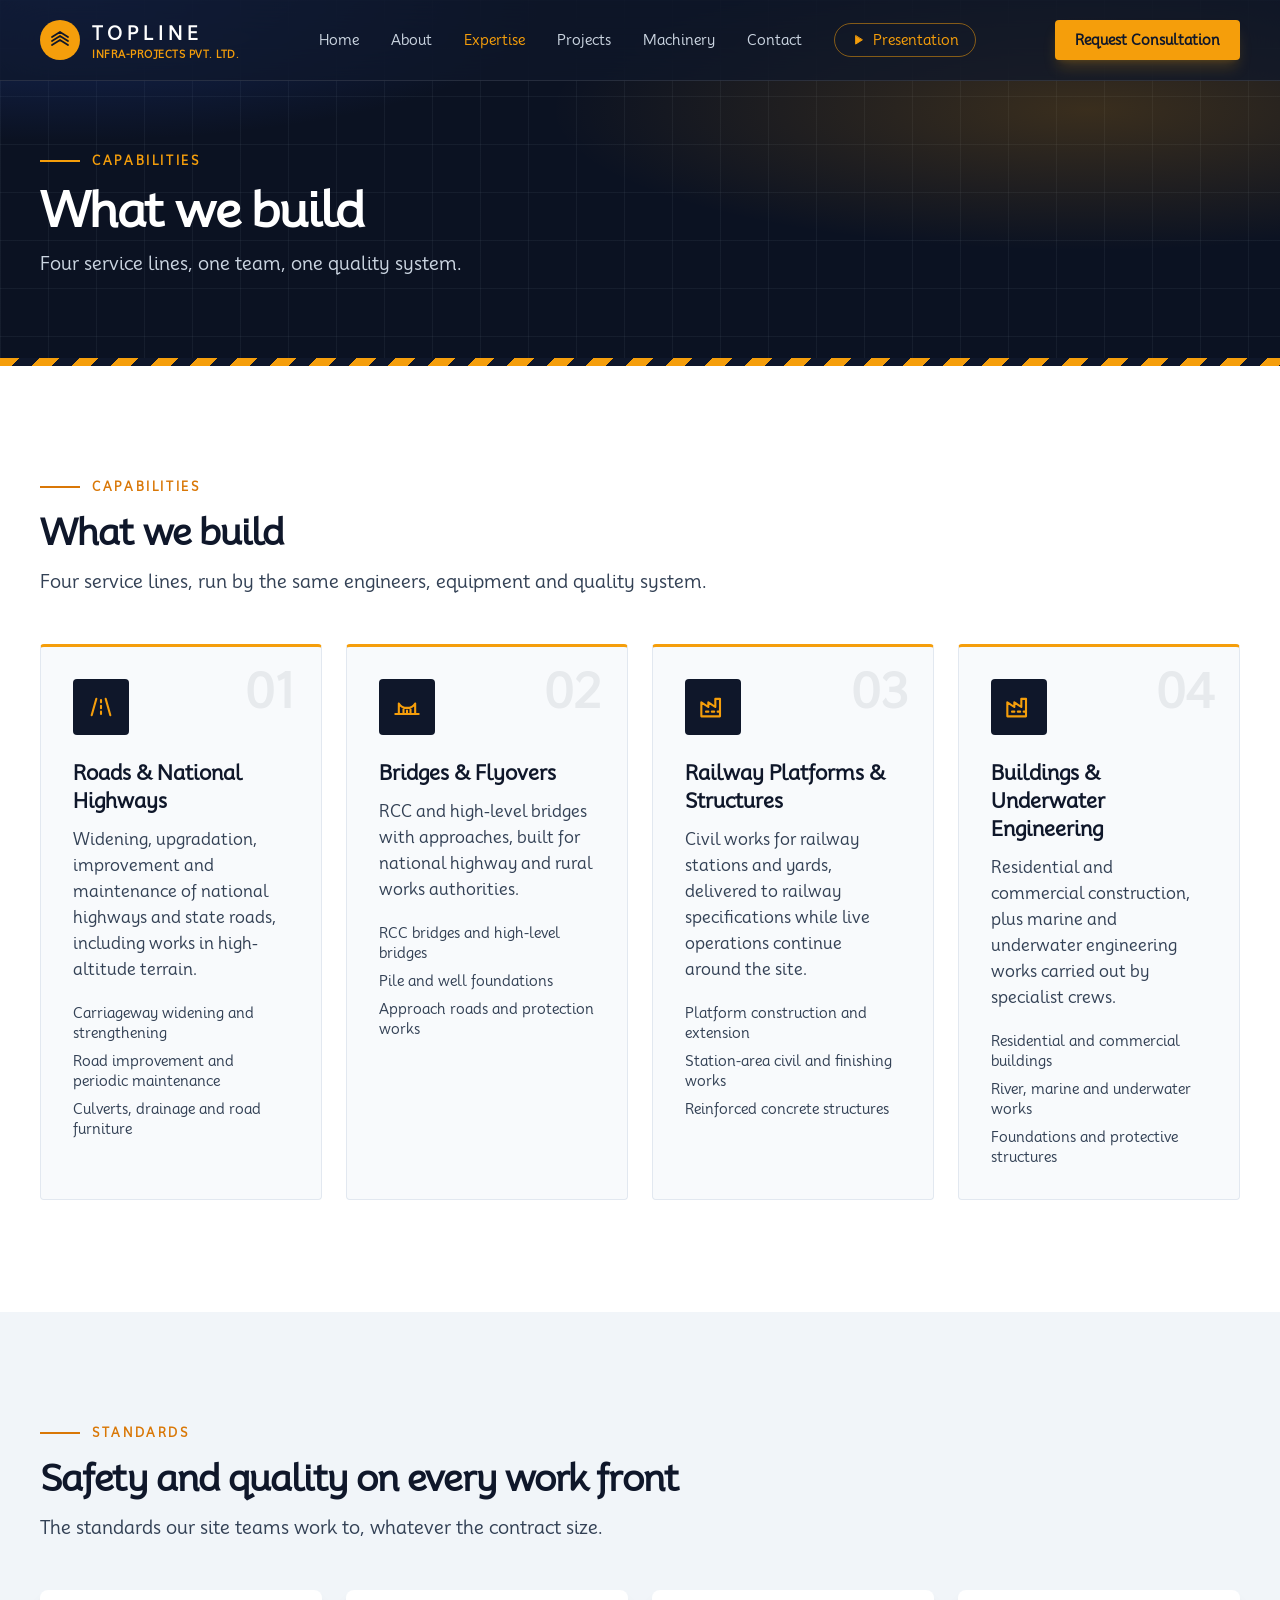
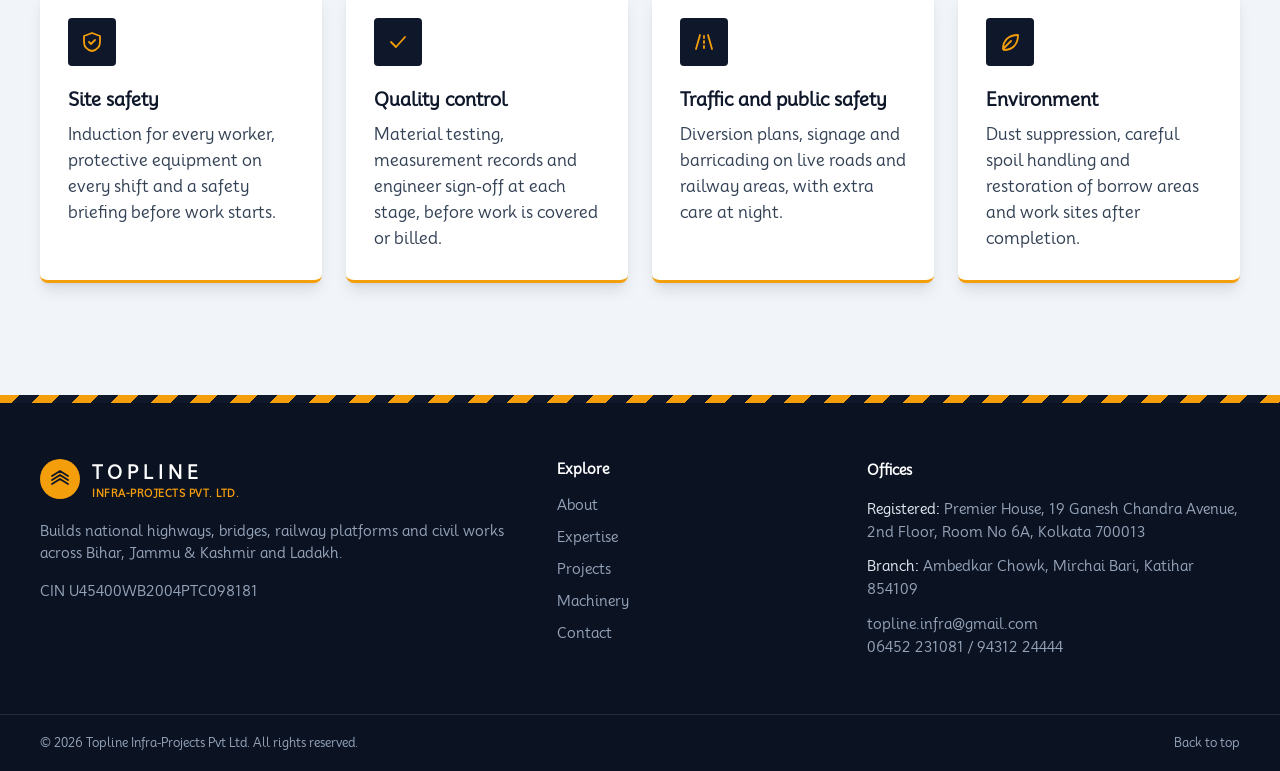
<file: expertise.html>
<!DOCTYPE html>
<html lang="en" class="scroll-smooth">
<head>
<meta charset="UTF-8">
<meta name="viewport" content="width=device-width, initial-scale=1, viewport-fit=cover">
<meta name="theme-color" content="#0F172A">
<title>Expertise | Topline Infra-Projects</title>
<meta name="description" content="Roads, national highways, bridges, railway platforms, buildings and underwater engineering.">
<link rel="stylesheet" href="https://fonts.googleapis.com/css2?family=Mooli&display=swap">
<link rel="stylesheet" href="assets/style.css">
</head>
<body class="font-sans text-slate-700 bg-slate-50 antialiased">
<svg xmlns="http://www.w3.org/2000/svg" class="hidden" aria-hidden="true">
  <defs>
    <symbol id="i-menu" viewBox="0 0 24 24"><path d="M4 6h16M4 12h16M4 18h16"/></symbol>
    <symbol id="i-x" viewBox="0 0 24 24"><path d="M18 6 6 18M6 6l12 12"/></symbol>
    <symbol id="i-arrow" viewBox="0 0 24 24"><path d="M5 12h14M13 6l6 6-6 6"/></symbol>
    <symbol id="i-play" viewBox="0 0 24 24"><circle cx="12" cy="12" r="10"/><path d="m10 8 6 4-6 4z"/></symbol>
    <symbol id="i-road" viewBox="0 0 24 24"><path d="M4 19 8 5M20 19 16 5M12 6v2M12 11v2M12 16v2"/></symbol>
    <symbol id="i-bridge" viewBox="0 0 24 24"><path d="M2 18h20M5 18V9M19 18V9M5 9c3 5 11 5 14 0M9 14v4M15 14v4M12 15v3"/></symbol>
    <symbol id="i-factory" viewBox="0 0 24 24"><path d="M2 20V8l6 4V8l6 4V5h4v15zM6 16h2M11 16h2M16 16h2"/></symbol>
    <symbol id="i-shield" viewBox="0 0 24 24"><path d="M12 3 4 6v6c0 5 3.5 8 8 9 4.5-1 8-4 8-9V6z"/><path d="m9 12 2 2 4-4"/></symbol>
    <symbol id="i-check" viewBox="0 0 24 24"><path d="m5 12 5 5 9-10"/></symbol>
    <symbol id="i-pin" viewBox="0 0 24 24"><path d="M12 21s7-6.2 7-12a7 7 0 0 0-14 0c0 5.8 7 12 7 12z"/><circle cx="12" cy="9" r="2.5"/></symbol>
    <symbol id="i-phone" viewBox="0 0 24 24"><path d="M5 4h4l2 5-2.5 1.5a11 11 0 0 0 5 5L15 13l5 2v4a2 2 0 0 1-2 2A16 16 0 0 1 3 6a2 2 0 0 1 2-2z"/></symbol>
    <symbol id="i-mail" viewBox="0 0 24 24"><rect x="3" y="5" width="18" height="14" rx="2"/><path d="m3 7 9 6 9-6"/></symbol>
    <symbol id="i-clock" viewBox="0 0 24 24"><circle cx="12" cy="12" r="9"/><path d="M12 7v5l3 2"/></symbol>
    <symbol id="i-file" viewBox="0 0 24 24"><path d="M14 3H6a1 1 0 0 0-1 1v16a1 1 0 0 0 1 1h12a1 1 0 0 0 1-1V8zM14 3v5h5M9 13h6M9 17h6"/></symbol>
    <symbol id="i-key" viewBox="0 0 24 24"><circle cx="8" cy="15" r="4"/><path d="m11 12 9-9M16 7l3 3"/></symbol>
  <symbol id="i-leaf" viewBox="0 0 24 24"><path d="M5 19c0-8 5-14 15-14 0 10-6 15-14 15M5 19l8-8"/></symbol><symbol id="i-rail" viewBox="0 0 24 24"><path d="M7 3h10l1 13H6zM6 10h12M9 20l-2 2M15 20l2 2M9 16h.01M15 16h.01"/></symbol><symbol id="i-playS" viewBox="0 0 24 24"><path d="M8 5v14l11-7z" fill="currentColor"/></symbol><symbol id="i-pause" viewBox="0 0 24 24"><path d="M8 5v14M16 5v14"/></symbol><symbol id="i-prev" viewBox="0 0 24 24"><path d="M19 5v14L8 12zM5 5v14"/></symbol><symbol id="i-next" viewBox="0 0 24 24"><path d="M5 5v14l11-7zM19 5v14"/></symbol><symbol id="i-vol" viewBox="0 0 24 24"><path d="M4 9v6h4l5 4V5L8 9zM16 8a5 5 0 0 1 0 8"/></symbol><symbol id="i-mute" viewBox="0 0 24 24"><path d="M4 9v6h4l5 4V5L8 9zM17 9l4 6M21 9l-4 6"/></symbol><symbol id="i-full" viewBox="0 0 24 24"><path d="M4 9V4h5M20 9V4h-5M4 15v5h5M20 15v5h-5"/></symbol><symbol id="i-stack" viewBox="0 0 24 24"><path d="m4 9 8-5 8 5M4 13l8-5 8 5M4 17l8-5 8 5"/></symbol><symbol id="i-user" viewBox="0 0 24 24"><circle cx="12" cy="8" r="4"/><path d="M4 21c0-4 4-6 8-6s8 2 8 6"/></symbol>
  </defs>
</svg>
<header id="top" class="fixed inset-x-0 top-0 z-50 border-b border-white/10 bg-navy-900/70 backdrop-blur-xl" style="padding-top:env(safe-area-inset-top,0px)">
  <div class="mx-auto flex h-16 max-w-site items-center justify-between px-5 lg:h-20 lg:px-10">
    <a href="index.html" class="flex items-center gap-3 text-white" aria-label="Topline Infra-Projects home">
      <span class="grid h-10 w-10 place-items-center rounded-full bg-amber-500 text-navy-900"><svg class="h-6 w-6" fill="none" stroke="currentColor" stroke-width="1.8" stroke-linecap="round" stroke-linejoin="round"><use href="#i-stack"/></svg></span>
      <span class="leading-tight"><span class="block text-lg font-extrabold tracking-[.28em]">TOPLINE</span><span class="block text-[10px] font-semibold tracking-wider text-amber-500">INFRA-PROJECTS PVT. LTD.</span></span>
    </a>
    <nav class="hidden items-center gap-8 text-sm font-medium text-slate-300 lg:flex" aria-label="Primary">
      <a class="nav-link transition hover:text-white" href="index.html">Home</a>
      <a class="nav-link transition hover:text-white" href="about.html">About</a>
      <a class="nav-link transition text-amber-500" href="expertise.html">Expertise</a>
      <a class="nav-link transition hover:text-white" href="projects.html">Projects</a>
      <a class="nav-link transition hover:text-white" href="machinery.html">Machinery</a>
      <a class="nav-link transition hover:text-white" href="contact.html">Contact</a>
      <button id="deckBtn" class="inline-flex items-center gap-2 rounded-full border border-amber-500/50 px-4 py-1.5 text-amber-500 transition hover:bg-amber-500 hover:text-navy-900"><svg class="h-3.5 w-3.5" fill="none" stroke="currentColor" stroke-width="1.7" stroke-linecap="round" stroke-linejoin="round"><use href="#i-playS"/></svg>Presentation</button>
    </nav>
    <div class="flex items-center gap-3">
      <a href="contact.html" class="hidden rounded bg-amber-500 px-5 py-2.5 text-sm font-bold text-navy-900 shadow-lg shadow-amber-500/20 transition hover:bg-amber-600 hover:text-white sm:inline-block">Request Consultation</a>
      <button id="menuBtn" class="grid h-10 w-10 place-items-center rounded border border-white/20 text-white lg:hidden" aria-label="Open menu" aria-expanded="false" aria-controls="mobileMenu">
        <svg id="iconOpen" class="h-5 w-5" fill="none" stroke="currentColor" stroke-width="2" stroke-linecap="round" stroke-linejoin="round"><use href="#i-menu"/></svg>
        <svg id="iconClose" class="hidden h-5 w-5" fill="none" stroke="currentColor" stroke-width="2" stroke-linecap="round" stroke-linejoin="round"><use href="#i-x"/></svg>
      </button>
    </div>
  </div>
  <div id="mobileMenu" class="hidden max-h-[calc(100dvh-4rem)] overflow-y-auto border-t border-white/10 bg-navy-900/95 lg:hidden">
    <nav class="mx-auto flex max-w-site flex-col px-5 py-3" aria-label="Mobile">
      <a class="m-link border-b border-white/5 py-3 text-slate-200" href="index.html">Home</a>
      <a class="m-link border-b border-white/5 py-3 text-slate-200" href="about.html">About</a>
      <a class="m-link border-b border-white/5 py-3 text-slate-200" href="expertise.html">Expertise</a>
      <a class="m-link border-b border-white/5 py-3 text-slate-200" href="projects.html">Projects</a>
      <a class="m-link border-b border-white/5 py-3 text-slate-200" href="machinery.html">Machinery</a>
      <a class="m-link py-3 text-slate-200" href="contact.html">Contact</a>
      <button id="deckBtnM" class="m-link border-b border-white/5 py-3 text-left font-semibold text-amber-500">Watch the narrated presentation</button>
      <a href="contact.html" class="m-link my-3 rounded bg-amber-500 px-5 py-3 text-center font-bold text-navy-900">Request Consultation</a>
    </nav>
  </div>
</header>
<main>
<section class="hero page-hero blueprint relative overflow-hidden bg-navy-950 text-white"><div class="glow" aria-hidden="true"></div><div class="relative mx-auto max-w-site px-5 lg:px-10"><p class="eyebrow">Capabilities</p><h1 class="text-4xl font-black sm:text-5xl">What we build</h1><p class="mt-4 max-w-2xl text-lg text-slate-300">Four service lines, one team, one quality system.</p></div><div class="hazard absolute inset-x-0 bottom-0" aria-hidden="true"></div></section><section id="expertise" class="bg-white py-20 lg:py-28">
  <div class="mx-auto max-w-site px-5 lg:px-10">
    <div class="max-w-2xl">
      <p class="eyebrow">Capabilities</p><h2 class="text-3xl font-extrabold tracking-tight text-navy-900 sm:text-4xl">What we build</h2>
      <p class="mt-4 text-lg">Four service lines, run by the same engineers, equipment and quality system.</p>
    </div>
    <div class="mt-12 grid gap-6 md:grid-cols-2 xl:grid-cols-4">
      <article class="group rounded-lg border border-slate-200 bg-slate-50 p-8 transition hover:-translate-y-1 hover:border-amber-500 hover:shadow-xl">
        <span class="grid h-14 w-14 place-items-center rounded bg-navy-900 text-amber-500 transition group-hover:bg-amber-500 group-hover:text-navy-900"><svg class="h-7 w-7" fill="none" stroke="currentColor" stroke-width="1.8" stroke-linecap="round" stroke-linejoin="round"><use href="#i-road"/></svg></span>
        <h3 class="mt-6 text-xl font-bold text-navy-900">Roads &amp; National Highways</h3>
        <p class="mt-3 leading-relaxed">Widening, upgradation, improvement and maintenance of national highways and state roads, including works in high-altitude terrain.</p>
        <ul class="mt-5 space-y-2 text-sm"><li>Carriageway widening and strengthening</li><li>Road improvement and periodic maintenance</li><li>Culverts, drainage and road furniture</li></ul>
      </article>
      <article class="group rounded-lg border border-slate-200 bg-slate-50 p-8 transition hover:-translate-y-1 hover:border-amber-500 hover:shadow-xl">
        <span class="grid h-14 w-14 place-items-center rounded bg-navy-900 text-amber-500 transition group-hover:bg-amber-500 group-hover:text-navy-900"><svg class="h-7 w-7" fill="none" stroke="currentColor" stroke-width="1.8" stroke-linecap="round" stroke-linejoin="round"><use href="#i-bridge"/></svg></span>
        <h3 class="mt-6 text-xl font-bold text-navy-900">Bridges &amp; Flyovers</h3>
        <p class="mt-3 leading-relaxed">RCC and high-level bridges with approaches, built for national highway and rural works authorities.</p>
        <ul class="mt-5 space-y-2 text-sm"><li>RCC bridges and high-level bridges</li><li>Pile and well foundations</li><li>Approach roads and protection works</li></ul>
      </article>
      <article class="group rounded-lg border border-slate-200 bg-slate-50 p-8 transition hover:-translate-y-1 hover:border-amber-500 hover:shadow-xl">
        <span class="grid h-14 w-14 place-items-center rounded bg-navy-900 text-amber-500 transition group-hover:bg-amber-500 group-hover:text-navy-900"><svg class="h-7 w-7" fill="none" stroke="currentColor" stroke-width="1.8" stroke-linecap="round" stroke-linejoin="round"><use href="#i-factory"/></svg></span>
        <h3 class="mt-6 text-xl font-bold text-navy-900">Railway Platforms &amp; Structures</h3>
        <p class="mt-3 leading-relaxed">Civil works for railway stations and yards, delivered to railway specifications while live operations continue around the site.</p>
        <ul class="mt-5 space-y-2 text-sm"><li>Platform construction and extension</li><li>Station-area civil and finishing works</li><li>Reinforced concrete structures</li></ul>
      </article>
      <article class="group rounded-lg border border-slate-200 bg-slate-50 p-8 transition hover:-translate-y-1 hover:border-amber-500 hover:shadow-xl">
        <span class="grid h-14 w-14 place-items-center rounded bg-navy-900 text-amber-500 transition group-hover:bg-amber-500 group-hover:text-navy-900"><svg class="h-7 w-7" fill="none" stroke="currentColor" stroke-width="1.8" stroke-linecap="round" stroke-linejoin="round"><use href="#i-factory"/></svg></span>
        <h3 class="mt-6 text-xl font-bold text-navy-900">Buildings &amp; Underwater Engineering</h3>
        <p class="mt-3 leading-relaxed">Residential and commercial construction, plus marine and underwater engineering works carried out by specialist crews.</p>
        <ul class="mt-5 space-y-2 text-sm"><li>Residential and commercial buildings</li><li>River, marine and underwater works</li><li>Foundations and protective structures</li></ul>
      </article>
    </div>
  </div>
</section><section id="quality" class="bg-slate-100 py-20 lg:py-28">
  <div class="mx-auto max-w-site px-5 lg:px-10">
    <div class="max-w-2xl">
      <p class="eyebrow">Standards</p><h2 class="text-3xl font-extrabold tracking-tight text-navy-900 sm:text-4xl">Safety and quality on every work front</h2>
      <p class="mt-4 text-lg">The standards our site teams work to, whatever the contract size.</p>
    </div>
    <div class="mt-12 grid gap-6 sm:grid-cols-2 xl:grid-cols-4">
      <div class="rounded-lg bg-white p-7 shadow-lg"><span class="grid h-12 w-12 place-items-center rounded bg-navy-900 text-amber-500"><svg class="h-6 w-6" fill="none" stroke="currentColor" stroke-width="1.8" stroke-linecap="round" stroke-linejoin="round"><use href="#i-shield"/></svg></span><h3 class="mt-5 text-lg font-bold text-navy-900">Site safety</h3><p class="mt-2 leading-relaxed">Induction for every worker, protective equipment on every shift and a safety briefing before work starts.</p></div>
      <div class="rounded-lg bg-white p-7 shadow-lg"><span class="grid h-12 w-12 place-items-center rounded bg-navy-900 text-amber-500"><svg class="h-6 w-6" fill="none" stroke="currentColor" stroke-width="1.8" stroke-linecap="round" stroke-linejoin="round"><use href="#i-check"/></svg></span><h3 class="mt-5 text-lg font-bold text-navy-900">Quality control</h3><p class="mt-2 leading-relaxed">Material testing, measurement records and engineer sign-off at each stage, before work is covered or billed.</p></div>
      <div class="rounded-lg bg-white p-7 shadow-lg"><span class="grid h-12 w-12 place-items-center rounded bg-navy-900 text-amber-500"><svg class="h-6 w-6" fill="none" stroke="currentColor" stroke-width="1.8" stroke-linecap="round" stroke-linejoin="round"><use href="#i-road"/></svg></span><h3 class="mt-5 text-lg font-bold text-navy-900">Traffic and public safety</h3><p class="mt-2 leading-relaxed">Diversion plans, signage and barricading on live roads and railway areas, with extra care at night.</p></div>
      <div class="rounded-lg bg-white p-7 shadow-lg"><span class="grid h-12 w-12 place-items-center rounded bg-navy-900 text-amber-500"><svg class="h-6 w-6" fill="none" stroke="currentColor" stroke-width="1.8" stroke-linecap="round" stroke-linejoin="round"><use href="#i-leaf"/></svg></span><h3 class="mt-5 text-lg font-bold text-navy-900">Environment</h3><p class="mt-2 leading-relaxed">Dust suppression, careful spoil handling and restoration of borrow areas and work sites after completion.</p></div>
    </div>
  </div>
</section>
</main>
<footer class="bg-navy-950 text-sm text-slate-400">
  <div class="hazard" aria-hidden="true"></div>
  <div class="mx-auto grid max-w-site gap-10 px-5 py-14 lg:grid-cols-12 lg:px-10">
    <div class="lg:col-span-5">
      <div class="flex items-center gap-3 text-white"><span class="grid h-10 w-10 place-items-center rounded-full bg-amber-500 text-navy-900"><svg class="h-6 w-6" fill="none" stroke="currentColor" stroke-width="1.8" stroke-linecap="round" stroke-linejoin="round"><use href="#i-stack"/></svg></span><span class="leading-tight"><span class="block text-lg font-extrabold tracking-[.28em]">TOPLINE</span><span class="block text-[10px] font-semibold tracking-wider text-amber-500">INFRA-PROJECTS PVT. LTD.</span></span></div>
      <p class="mt-5 max-w-sm leading-relaxed">Builds national highways, bridges, railway platforms and civil works across Bihar, Jammu &amp; Kashmir and Ladakh.</p>
      <p class="mt-4">CIN U45400WB2004PTC098181</p>
    </div>
    <div class="lg:col-span-3">
      <p class="font-semibold text-white">Explore</p>
      <ul class="mt-4 space-y-3"><li><a class="hover:text-amber-500" href="about.html">About</a></li><li><a class="hover:text-amber-500" href="expertise.html">Expertise</a></li><li><a class="hover:text-amber-500" href="projects.html">Projects</a></li><li><a class="hover:text-amber-500" href="machinery.html">Machinery</a></li><li><a class="hover:text-amber-500" href="contact.html">Contact</a></li></ul>
    </div>
    <address class="not-italic leading-relaxed lg:col-span-4">
      <p class="font-semibold text-white">Offices</p>
      <p class="mt-4"><span class="text-slate-200">Registered:</span> Premier House, 19 Ganesh Chandra Avenue, 2nd Floor, Room No 6A, Kolkata 700013</p>
      <p class="mt-3"><span class="text-slate-200">Branch:</span> Ambedkar Chowk, Mirchai Bari, Katihar 854109</p>
      <p class="mt-3"><a class="hover:text-amber-500" href="mailto:topline.infra@gmail.com">topline.infra@gmail.com</a><br><a class="hover:text-amber-500" href="tel:+916452231081">06452 231081</a> / <a class="hover:text-amber-500" href="tel:+919431224444">94312 24444</a></p>
    </address>
  </div>
  <div class="border-t border-white/10 py-5"><div class="mx-auto flex max-w-site flex-col justify-between gap-2 px-5 text-xs sm:flex-row lg:px-10"><p>&copy; <span id="yr"></span> Topline Infra-Projects Pvt Ltd. All rights reserved.</p><a href="#top" class="hover:text-amber-500">Back to top</a></div></div>
</footer>
<div id="mobileBar" class="fixed inset-x-0 bottom-0 z-40 grid grid-cols-[auto_1fr] gap-3 border-t border-white/10 bg-navy-900/90 px-4 pt-3 backdrop-blur-xl transition-transform duration-300 lg:hidden" style="padding-bottom:calc(.75rem + env(safe-area-inset-bottom,0px))">
  <a href="tel:+919431224444" class="flex min-h-[48px] items-center justify-center gap-2 rounded border border-white/30 px-5 font-semibold text-white"><svg class="h-5 w-5" fill="none" stroke="currentColor" stroke-width="2" stroke-linecap="round" stroke-linejoin="round"><use href="#i-phone"/></svg>Call</a>
  <a href="contact.html" class="flex min-h-[48px] items-center justify-center rounded bg-amber-500 px-3 text-sm font-bold text-navy-900">Request Consultation</a>
</div>
<!-- Presentation mode -->
<div id="deck" tabindex="-1" role="dialog" aria-modal="true" aria-label="Narrated company presentation" aria-hidden="true">
  <div class="dk-bg" aria-hidden="true"></div><div class="dk-orb a" aria-hidden="true"></div><div class="dk-orb b" aria-hidden="true"></div>
  <div class="dk-top"><div class="dk-brand"><i><svg class="dk-bi" fill="none" stroke="currentColor" stroke-width="1.7" stroke-linecap="round" stroke-linejoin="round"><use href="#i-stack"/></svg></i>TOPLINE</div><div class="dk-tr"><span class="dk-count" id="dkCount">01 / 12</span><button class="dk-b sm txt" id="dkCC" aria-pressed="false" aria-label="Captions">CC</button><button class="dk-b sm txt" id="dkVoicePick" aria-label="Change voice">Voice</button><div class="dk-toast" id="dkToast" role="status"></div><button class="dk-b sm" id="dkClose" aria-label="Close presentation"><svg class="dk-ic" fill="none" stroke="currentColor" stroke-width="1.7" stroke-linecap="round" stroke-linejoin="round"><use href="#i-x"/></svg></button></div></div>
  <div class="dk-stage" id="dkStage">
<section class="dk-slide " data-tr="zoom" data-say="Welcome to Topline Infra-Projects Private Limited. We are a civil engineering and infrastructure company, headquartered in Kolkata, with a branch office in Katihar, Bihar. Since two thousand four, our teams have built national highways, bridges and railway infrastructure. Over the next few minutes, this presentation will walk you through who we are, what we build, where we work, and why public authorities trust us with large contracts."><div><p class="dk-k a" style="--i:0">Corporate presentation</p><h2 class="dk-h dk-xl a" style="--i:1">Building the corridors a <em>nation moves on.</em></h2><p class="dk-p a" style="--i:2">Topline Infra-Projects Private Limited. Highways, bridges and railway works, executed by our own teams since 2004.</p><div class="dk-chips a" style="--i:3"><span>Kolkata</span><span>Katihar</span><span>Bihar</span><span>Jammu &amp; Kashmir</span><span>Ladakh</span></div></div>
<div class="dk-vis a pop" style="--i:2"><svg viewBox="0 0 520 380" class="dk-svg" aria-hidden="true"><circle class="dk-sun" cx="260" cy="150" r="64" fill="#F59E0B" opacity=".22"/><circle cx="260" cy="150" r="34" fill="#F59E0B"/><path d="M0 206 110 152 200 192 300 134 400 184 520 150V380H0z" fill="#16213b"/><path d="M0 380V212h520v168z" fill="#0B1222"/><g stroke="#94A3B8" stroke-width="1.5" fill="none"><path d="M120 212V116M400 212V116"/><path d="M120 116 40 212M120 116 200 212M120 116 80 212M120 116 160 212M400 116 320 212M400 116 480 212M400 116 360 212M400 116 440 212"/></g><path d="M245 212h30L470 380H50z" fill="#334155"/><path d="M245 212 50 380M275 212 470 380" stroke="#cbd5e1" stroke-width="2"/><path class="dk-dash" d="M260 216V380" stroke="#F59E0B" stroke-width="6" stroke-dasharray="16 20" fill="none"/></svg></div></section>
<section class="dk-slide " data-tr="slide" data-say="Topline was incorporated on the twenty-fourth of March, two thousand four, which makes us more than twenty-two years old. The company is promoted by Saurav Kumar Agarwal, our Managing Director, and Gaurav Kumar Agarwal, our Director. Our registered office is in Kolkata, and our branch office in Katihar keeps us close to our Bihar work sites. As of December two thousand twenty-four, we hold a B B B plus credit rating and an order book of six hundred seventy-six crore rupees."><div><p class="dk-k a" style="--i:0">Who we are</p><h2 class="dk-h a" style="--i:1">More than two decades of civil engineering, led from Kolkata.</h2><p class="dk-p a" style="--i:2">Promoted by Saurav Kumar Agarwal (Managing Director) and Gaurav Kumar Agarwal (Director).</p><p class="dk-big a" style="--i:3"><b data-count="22" data-suf="+">0</b><span>years since incorporation</span></p></div>
<div class="dk-vis"><ol class="dk-tl"><li class="a" style="--i:2"><em>2004</em><b>Incorporated</b><span>24 March, Kolkata, West Bengal</span></li><li class="a" style="--i:4"><em>Dec 2024</em><b>Rated and growing</b><span>Acuité BBB+ rating, ₹676 Cr order book</span></li><li class="a" style="--i:6"><em>Today</em><b>18 live orders</b><span>Kolkata registered office, Katihar branch office</span></li></ol></div></section>
<section class="dk-slide " data-tr="wipe" data-say="We build in four disciplines. First, roads and national highways, including widening, upgradation, improvement and maintenance. Second, bridges and flyovers, with R C C and high-level bridges and their approaches. Third, railway platforms and station-area civil works, delivered around live operations. And fourth, buildings and underwater engineering, from residential and commercial construction to marine and underwater works. All four are run by the same engineers, equipment and quality system."><div><p class="dk-k a" style="--i:0">What we build</p><h2 class="dk-h a" style="--i:1">Four disciplines, one delivery team.</h2><p class="dk-p a" style="--i:2">The same engineers, equipment and quality system stand behind every contract.</p></div><div class="dk-vis"><div class="dk-tiles"><div class="dk-tile a" style="--i:2"><span class="dk-tic"><svg class="dk-ic" fill="none" stroke="currentColor" stroke-width="1.7" stroke-linecap="round" stroke-linejoin="round"><use href="#i-road"/></svg></span><h3>Roads &amp; Highways</h3><p>Widening, upgradation, maintenance</p></div><div class="dk-tile a" style="--i:3"><span class="dk-tic"><svg class="dk-ic" fill="none" stroke="currentColor" stroke-width="1.7" stroke-linecap="round" stroke-linejoin="round"><use href="#i-bridge"/></svg></span><h3>Bridges &amp; Flyovers</h3><p>RCC and high-level bridges</p></div><div class="dk-tile a" style="--i:4"><span class="dk-tic"><svg class="dk-ic" fill="none" stroke="currentColor" stroke-width="1.7" stroke-linecap="round" stroke-linejoin="round"><use href="#i-rail"/></svg></span><h3>Railway Platforms</h3><p>Station-area civil works</p></div><div class="dk-tile a" style="--i:5"><span class="dk-tic"><svg class="dk-ic" fill="none" stroke="currentColor" stroke-width="1.7" stroke-linecap="round" stroke-linejoin="round"><use href="#i-factory"/></svg></span><h3>Buildings &amp; Underwater</h3><p>Residential, commercial, marine</p></div></div></div></section>
<section class="dk-slide " data-tr="zoom" data-say="Here is our scale. Since inception, we have been awarded contracts worth eight hundred twenty-nine crore rupees. Of that, six hundred seventy-six crore rupees of work is still outstanding in our order book, as of September two thousand twenty-four. We have eighteen orders under execution right now, and four new projects where we are the lowest bidder. That gives our teams and machinery a full pipeline of work."><div><p class="dk-k a" style="--i:0">Scale</p><h2 class="dk-h a" style="--i:1">A pipeline that keeps every crew and machine working.</h2><p class="dk-p a" style="--i:2">Order book and awards as disclosed by Acuité Ratings &amp; Research.</p></div><div class="dk-vis"><div class="dk-bars"><div class="dk-brow a" style="--i:2"><div class="dk-bt"><span>Awarded since inception<small>All contracts</small></span><b data-count="829" data-dec="0" data-pre="₹" data-suf=" Cr">0</b></div><div class="dk-bar" style="--w:100%;--i:2"><i></i></div></div><div class="dk-brow a" style="--i:3"><div class="dk-bt"><span>Outstanding order book<small>September 2024</small></span><b data-count="676" data-dec="0" data-pre="₹" data-suf=" Cr">0</b></div><div class="dk-bar" style="--w:81.5%;--i:3"><i></i></div></div><div class="dk-brow a" style="--i:4"><div class="dk-bt"><span>Orders under execution<small>Plus 4 new L1 projects (dashed)</small></span><b data-count="18">0</b></div><div class="dk-dots" data-dots="18" data-extra="4"></div></div></div></div></section>
<section class="dk-slide " data-tr="slide" data-say="These are some of our ongoing bridge projects. On National Highway one thirty-one A, we are building the Muzwar Tal to Lakhanpur bridge for N H A I, a contract worth twenty-one point one crore rupees. In Bihar, for the Rural Works Department, we are building the Milbhitta to Dhobinia R C C bridge, valued at twenty-four point three crore, and the Govindpur Chowk high-level bridge, valued at eighteen point two crore. Alongside these, we continue highway widening in Bihar and road works in high-altitude terrain."><div><p class="dk-k a" style="--i:0">Ongoing mega-projects</p><h2 class="dk-h a" style="--i:1">Bridges under construction today.</h2><p class="dk-p a" style="--i:2">Alongside highway widening in Bihar and high-altitude road works.</p></div><div class="dk-vis"><div class="dk-bars"><div class="dk-brow a" style="--i:2"><div class="dk-bt"><span>Milbhitta to Dhobinia RCC Bridge<small>Rural Works Department, Bihar</small></span><b data-count="24.3" data-dec="1" data-pre="₹" data-suf=" Cr">0</b></div><div class="dk-bar" style="--w:100%;--i:2"><i></i></div></div><div class="dk-brow a" style="--i:3"><div class="dk-bt"><span>NH 131A, Muzwar Tal to Lakhanpur Bridge<small>NHAI, Bihar</small></span><b data-count="21.1" data-dec="1" data-pre="₹" data-suf=" Cr">0</b></div><div class="dk-bar" style="--w:86.8%;--i:3"><i></i></div></div><div class="dk-brow a" style="--i:4"><div class="dk-bt"><span>Govindpur Chowk High-Level Bridge<small>Rural Works Department, Bihar</small></span><b data-count="18.2" data-dec="1" data-pre="₹" data-suf=" Cr">0</b></div><div class="dk-bar" style="--w:74.9%;--i:4"><i></i></div></div></div></div></section>
<section class="dk-slide " data-tr="wipe" data-say="Our management, tendering and finance are based in Kolkata. Our branch office in Katihar coordinates day-to-day work across Bihar, which is our core project state. For high-altitude road construction, we also work in Jammu and Kashmir and Ladakh, where short working seasons demand careful planning and ready equipment. This mix lets us bid for work across plains, rivers and mountains."><div><p class="dk-k a" style="--i:0">Footprint</p><h2 class="dk-h a" style="--i:1">From the Gangetic plains to the high Himalaya.</h2><p class="dk-p a" style="--i:2">Kolkata for management and tendering. Katihar for site coordination. Bihar as the core state, with high-altitude works in Jammu &amp; Kashmir and Ladakh.</p></div>
<div class="dk-vis a pop" style="--i:2"><svg viewBox="0 0 460 360" class="dk-svg" aria-hidden="true"><g fill="#475569" opacity=".5"><circle cx="20" cy="20" r="1.6"/><circle cx="20" cy="50" r="1.6"/><circle cx="20" cy="80" r="1.6"/><circle cx="20" cy="110" r="1.6"/><circle cx="20" cy="140" r="1.6"/><circle cx="20" cy="170" r="1.6"/><circle cx="20" cy="200" r="1.6"/><circle cx="20" cy="230" r="1.6"/><circle cx="20" cy="260" r="1.6"/><circle cx="20" cy="290" r="1.6"/><circle cx="20" cy="320" r="1.6"/><circle cx="20" cy="350" r="1.6"/><circle cx="50" cy="20" r="1.6"/><circle cx="50" cy="50" r="1.6"/><circle cx="50" cy="80" r="1.6"/><circle cx="50" cy="110" r="1.6"/><circle cx="50" cy="140" r="1.6"/><circle cx="50" cy="170" r="1.6"/><circle cx="50" cy="200" r="1.6"/><circle cx="50" cy="230" r="1.6"/><circle cx="50" cy="260" r="1.6"/><circle cx="50" cy="290" r="1.6"/><circle cx="50" cy="320" r="1.6"/><circle cx="50" cy="350" r="1.6"/><circle cx="80" cy="20" r="1.6"/><circle cx="80" cy="50" r="1.6"/><circle cx="80" cy="80" r="1.6"/><circle cx="80" cy="110" r="1.6"/><circle cx="80" cy="140" r="1.6"/><circle cx="80" cy="170" r="1.6"/><circle cx="80" cy="200" r="1.6"/><circle cx="80" cy="230" r="1.6"/><circle cx="80" cy="260" r="1.6"/><circle cx="80" cy="290" r="1.6"/><circle cx="80" cy="320" r="1.6"/><circle cx="80" cy="350" r="1.6"/><circle cx="110" cy="20" r="1.6"/><circle cx="110" cy="50" r="1.6"/><circle cx="110" cy="80" r="1.6"/><circle cx="110" cy="110" r="1.6"/><circle cx="110" cy="140" r="1.6"/><circle cx="110" cy="170" r="1.6"/><circle cx="110" cy="200" r="1.6"/><circle cx="110" cy="230" r="1.6"/><circle cx="110" cy="260" r="1.6"/><circle cx="110" cy="290" r="1.6"/><circle cx="110" cy="320" r="1.6"/><circle cx="110" cy="350" r="1.6"/><circle cx="140" cy="20" r="1.6"/><circle cx="140" cy="50" r="1.6"/><circle cx="140" cy="80" r="1.6"/><circle cx="140" cy="110" r="1.6"/><circle cx="140" cy="140" r="1.6"/><circle cx="140" cy="170" r="1.6"/><circle cx="140" cy="200" r="1.6"/><circle cx="140" cy="230" r="1.6"/><circle cx="140" cy="260" r="1.6"/><circle cx="140" cy="290" r="1.6"/><circle cx="140" cy="320" r="1.6"/><circle cx="140" cy="350" r="1.6"/><circle cx="170" cy="20" r="1.6"/><circle cx="170" cy="50" r="1.6"/><circle cx="170" cy="80" r="1.6"/><circle cx="170" cy="110" r="1.6"/><circle cx="170" cy="140" r="1.6"/><circle cx="170" cy="170" r="1.6"/><circle cx="170" cy="200" r="1.6"/><circle cx="170" cy="230" r="1.6"/><circle cx="170" cy="260" r="1.6"/><circle cx="170" cy="290" r="1.6"/><circle cx="170" cy="320" r="1.6"/><circle cx="170" cy="350" r="1.6"/><circle cx="200" cy="20" r="1.6"/><circle cx="200" cy="50" r="1.6"/><circle cx="200" cy="80" r="1.6"/><circle cx="200" cy="110" r="1.6"/><circle cx="200" cy="140" r="1.6"/><circle cx="200" cy="170" r="1.6"/><circle cx="200" cy="200" r="1.6"/><circle cx="200" cy="230" r="1.6"/><circle cx="200" cy="260" r="1.6"/><circle cx="200" cy="290" r="1.6"/><circle cx="200" cy="320" r="1.6"/><circle cx="200" cy="350" r="1.6"/><circle cx="230" cy="20" r="1.6"/><circle cx="230" cy="50" r="1.6"/><circle cx="230" cy="80" r="1.6"/><circle cx="230" cy="110" r="1.6"/><circle cx="230" cy="140" r="1.6"/><circle cx="230" cy="170" r="1.6"/><circle cx="230" cy="200" r="1.6"/><circle cx="230" cy="230" r="1.6"/><circle cx="230" cy="260" r="1.6"/><circle cx="230" cy="290" r="1.6"/><circle cx="230" cy="320" r="1.6"/><circle cx="230" cy="350" r="1.6"/><circle cx="260" cy="20" r="1.6"/><circle cx="260" cy="50" r="1.6"/><circle cx="260" cy="80" r="1.6"/><circle cx="260" cy="110" r="1.6"/><circle cx="260" cy="140" r="1.6"/><circle cx="260" cy="170" r="1.6"/><circle cx="260" cy="200" r="1.6"/><circle cx="260" cy="230" r="1.6"/><circle cx="260" cy="260" r="1.6"/><circle cx="260" cy="290" r="1.6"/><circle cx="260" cy="320" r="1.6"/><circle cx="260" cy="350" r="1.6"/><circle cx="290" cy="20" r="1.6"/><circle cx="290" cy="50" r="1.6"/><circle cx="290" cy="80" r="1.6"/><circle cx="290" cy="110" r="1.6"/><circle cx="290" cy="140" r="1.6"/><circle cx="290" cy="170" r="1.6"/><circle cx="290" cy="200" r="1.6"/><circle cx="290" cy="230" r="1.6"/><circle cx="290" cy="260" r="1.6"/><circle cx="290" cy="290" r="1.6"/><circle cx="290" cy="320" r="1.6"/><circle cx="290" cy="350" r="1.6"/><circle cx="320" cy="20" r="1.6"/><circle cx="320" cy="50" r="1.6"/><circle cx="320" cy="80" r="1.6"/><circle cx="320" cy="110" r="1.6"/><circle cx="320" cy="140" r="1.6"/><circle cx="320" cy="170" r="1.6"/><circle cx="320" cy="200" r="1.6"/><circle cx="320" cy="230" r="1.6"/><circle cx="320" cy="260" r="1.6"/><circle cx="320" cy="290" r="1.6"/><circle cx="320" cy="320" r="1.6"/><circle cx="320" cy="350" r="1.6"/><circle cx="350" cy="20" r="1.6"/><circle cx="350" cy="50" r="1.6"/><circle cx="350" cy="80" r="1.6"/><circle cx="350" cy="110" r="1.6"/><circle cx="350" cy="140" r="1.6"/><circle cx="350" cy="170" r="1.6"/><circle cx="350" cy="200" r="1.6"/><circle cx="350" cy="230" r="1.6"/><circle cx="350" cy="260" r="1.6"/><circle cx="350" cy="290" r="1.6"/><circle cx="350" cy="320" r="1.6"/><circle cx="350" cy="350" r="1.6"/><circle cx="380" cy="20" r="1.6"/><circle cx="380" cy="50" r="1.6"/><circle cx="380" cy="80" r="1.6"/><circle cx="380" cy="110" r="1.6"/><circle cx="380" cy="140" r="1.6"/><circle cx="380" cy="170" r="1.6"/><circle cx="380" cy="200" r="1.6"/><circle cx="380" cy="230" r="1.6"/><circle cx="380" cy="260" r="1.6"/><circle cx="380" cy="290" r="1.6"/><circle cx="380" cy="320" r="1.6"/><circle cx="380" cy="350" r="1.6"/><circle cx="410" cy="20" r="1.6"/><circle cx="410" cy="50" r="1.6"/><circle cx="410" cy="80" r="1.6"/><circle cx="410" cy="110" r="1.6"/><circle cx="410" cy="140" r="1.6"/><circle cx="410" cy="170" r="1.6"/><circle cx="410" cy="200" r="1.6"/><circle cx="410" cy="230" r="1.6"/><circle cx="410" cy="260" r="1.6"/><circle cx="410" cy="290" r="1.6"/><circle cx="410" cy="320" r="1.6"/><circle cx="410" cy="350" r="1.6"/><circle cx="440" cy="20" r="1.6"/><circle cx="440" cy="50" r="1.6"/><circle cx="440" cy="80" r="1.6"/><circle cx="440" cy="110" r="1.6"/><circle cx="440" cy="140" r="1.6"/><circle cx="440" cy="170" r="1.6"/><circle cx="440" cy="200" r="1.6"/><circle cx="440" cy="230" r="1.6"/><circle cx="440" cy="260" r="1.6"/><circle cx="440" cy="290" r="1.6"/><circle cx="440" cy="320" r="1.6"/><circle cx="440" cy="350" r="1.6"/></g><path class="dk-link d1" d="M345 300 322 222" /><path class="dk-link d2" d="M322 222 260 202" /><path class="dk-link d3 dash" d="M260 202C200 160 160 110 128 74" /><path class="dk-link d4 dash" d="M260 202C240 140 232 90 214 50" /><g class="dk-node n1"><circle cx="345" cy="300" r="10" fill="#F59E0B"/><circle class="pulse" cx="345" cy="300" r="10" fill="none" stroke="#F59E0B" stroke-width="2"/><text x="360" y="304">Kolkata (HQ)</text></g><g class="dk-node n2"><circle cx="322" cy="222" r="7" fill="#fff"/><text x="336" y="226">Katihar</text></g><g class="dk-node n3"><circle cx="260" cy="202" r="12" fill="#F59E0B"/><circle class="pulse" cx="260" cy="202" r="12" fill="none" stroke="#F59E0B" stroke-width="2"/><text x="190" y="236">Bihar (core)</text></g><g class="dk-node n4"><circle cx="128" cy="74" r="8" fill="#fff"/><text x="40" y="62">Jammu &amp; Kashmir</text></g><g class="dk-node n5"><circle cx="214" cy="50" r="8" fill="#fff"/><text x="228" y="46">Ladakh</text></g></svg></div></section>
<section class="dk-slide " data-tr="zoom" data-say="What sets us apart is that we own our machinery. Excavators for earthwork, batching plants for controlled concrete, pavers for road surfacing, and cranes for heavy lifting all sit on our own books. Owning rather than leasing means faster mobilisation, direct control over maintenance, and schedules that never depend on a rental vendor’s availability. We carry out the core of every contract with our own engineers and supervisors, and use subcontractors only for semi-skilled and unskilled labour."><div><p class="dk-k a" style="--i:0">Owned fleet</p><h2 class="dk-h a" style="--i:1">We own the machines that build the road.</h2><p class="dk-p a" style="--i:2">Faster mobilisation, direct control of maintenance, and schedules that never wait on a rental vendor.</p><p class="dk-stamp a" style="--i:5">Owned, not leased</p></div><div class="dk-vis"><div class="dk-tiles"><div class="dk-tile a" style="--i:2"><svg class="dk-mach" viewBox="0 0 64 64" fill="none" stroke="currentColor" stroke-width="2" stroke-linecap="round" stroke-linejoin="round"><path d="M6 42h38v8H6zM12 42V28h20v14M32 30l14-18 12 8M46 12l-2 24M12 54a4 4 0 1 0 .1 0M38 54a4 4 0 1 0 .1 0"/></svg><h3>Excavators</h3><p>Earthwork</p></div><div class="dk-tile a" style="--i:3"><svg class="dk-mach" viewBox="0 0 64 64" fill="none" stroke="currentColor" stroke-width="2" stroke-linecap="round" stroke-linejoin="round"><path d="M14 8h22v24l-5 8H19l-5-8zM36 16h16v10H36M20 40v16M30 40v16M8 58h44"/></svg><h3>Batching plants</h3><p>Controlled concrete</p></div><div class="dk-tile a" style="--i:4"><svg class="dk-mach" viewBox="0 0 64 64" fill="none" stroke="currentColor" stroke-width="2" stroke-linecap="round" stroke-linejoin="round"><path d="M6 44h40l8-12h4v12M6 44v8h52v-8M10 32l8-14h12l4 14M14 56a4 4 0 1 0 .1 0M44 56a4 4 0 1 0 .1 0"/></svg><h3>Pavers</h3><p>Road surfacing</p></div><div class="dk-tile a" style="--i:5"><svg class="dk-mach" viewBox="0 0 64 64" fill="none" stroke="currentColor" stroke-width="2" stroke-linecap="round" stroke-linejoin="round"><path d="M20 58V10M20 10l36 12M20 10 4 22M26 12l24 8M50 20v14M46 34h8M12 58h16"/></svg><h3>Cranes</h3><p>Heavy lifting</p></div></div></div></section>
<section class="dk-slide " data-tr="slide" data-say="Our finances are rated independently by Acuite Ratings and Research. Our bank facilities are rated B B B plus for the long term and A two for the short term, with a stable outlook, covering one hundred eighty-nine point five four crore rupees of facilities. Operating revenue stands at two hundred eighty-three point zero eight crore rupees, and profit after tax at twelve point seven eight crore rupees. These are numbers that authorities and partners can verify."><div><p class="dk-k a" style="--i:0">Financial strength</p><h2 class="dk-h a" style="--i:1">Independently rated, built to carry large contracts.</h2><div class="dk-badge a pop" style="--i:3"><b>BBB+ / A2</b><span>Acuité rating, stable outlook</span></div></div><div class="dk-vis"><div class="dk-bars"><div class="dk-brow a" style="--i:2"><div class="dk-bt"><span>Operating revenue<small></small></span><b data-count="283.08" data-dec="2" data-pre="₹" data-suf=" Cr">0</b></div><div class="dk-bar" style="--w:100%;--i:2"><i></i></div></div><div class="dk-brow a" style="--i:3"><div class="dk-bt"><span>Rated bank facilities<small>Long term BBB+, short term A2</small></span><b data-count="189.54" data-dec="2" data-pre="₹" data-suf=" Cr">0</b></div><div class="dk-bar" style="--w:66.9%;--i:3"><i></i></div></div><div class="dk-brow a" style="--i:4"><div class="dk-bt"><span>Profit after tax<small></small></span><b data-count="12.78" data-dec="2" data-pre="₹" data-suf=" Cr">0</b></div><div class="dk-bar" style="--w:4.6%;--i:4"><i></i></div></div></div></div></section>
<section class="dk-slide wide" data-tr="wipe" data-say="Every project follows the same four steps. We begin with tender and survey, studying the bill of quantities and site conditions before we bid. Next comes mobilisation, when our machinery, site offices and material sources move in against an agreed programme. Then execution, run by our own engineers and supervisors. Finally, quality control and handover, where tests, measurements and snag lists are closed out with the authority’s engineer."><div class="dk-head"><p class="dk-k a" style="--i:0">How we deliver</p><h2 class="dk-h a" style="--i:1">Four steps, the same on every site.</h2></div><div class="dk-steps"><i class="dk-line"></i><div class="dk-step a" style="--i:2"><em>01</em><h3>Tender &amp; survey</h3><p>We study the bill of quantities and site conditions before we bid.</p></div><div class="dk-step a" style="--i:3"><em>02</em><h3>Mobilisation</h3><p>Machinery, site offices and material sources move in against an agreed programme.</p></div><div class="dk-step a" style="--i:4"><em>03</em><h3>Execution</h3><p>Our own engineers and supervisors run the work.</p></div><div class="dk-step a" style="--i:5"><em>04</em><h3>Quality &amp; handover</h3><p>Tests, measurements and snag lists are closed out with the authority’s engineer.</p></div></div></section>
<section class="dk-slide " data-tr="zoom" data-say="Safety and quality are built into every work front. On site, every worker is inducted, protective equipment is mandatory, and a safety briefing opens each shift. For quality, we test materials, keep measurement records and take engineer sign-off at each stage. On live roads and railway areas, we use diversion plans, signage and barricading, with extra care at night. And we protect the environment through dust suppression, careful spoil handling and restoration of work sites."><div><p class="dk-k a" style="--i:0">Safety &amp; quality</p><h2 class="dk-h a" style="--i:1">Standards that travel to every work front.</h2></div><div class="dk-vis"><div class="dk-tiles"><div class="dk-tile a" style="--i:2"><span class="dk-tic"><svg class="dk-ic" fill="none" stroke="currentColor" stroke-width="1.7" stroke-linecap="round" stroke-linejoin="round"><use href="#i-shield"/></svg></span><h3>Site safety</h3><p>Induction, protective equipment, shift briefings</p></div><div class="dk-tile a" style="--i:3"><span class="dk-tic"><svg class="dk-ic" fill="none" stroke="currentColor" stroke-width="1.7" stroke-linecap="round" stroke-linejoin="round"><use href="#i-check"/></svg></span><h3>Quality control</h3><p>Material tests, records, engineer sign-off</p></div><div class="dk-tile a" style="--i:4"><span class="dk-tic"><svg class="dk-ic" fill="none" stroke="currentColor" stroke-width="1.7" stroke-linecap="round" stroke-linejoin="round"><use href="#i-road"/></svg></span><h3>Traffic safety</h3><p>Diversions, signage, night barricading</p></div><div class="dk-tile a" style="--i:5"><span class="dk-tic"><svg class="dk-ic" fill="none" stroke="currentColor" stroke-width="1.7" stroke-linecap="round" stroke-linejoin="round"><use href="#i-leaf"/></svg></span><h3>Environment</h3><p>Dust control, spoil handling, restoration</p></div></div></div></section>
<section class="dk-slide " data-tr="slide" data-say="Our credentials are easy to verify. We are registered with the Registrar of Companies in Kolkata, and our corporate identity number is shown on screen. Our paid-up capital is seven point two two crore rupees. Our clients include the National Highways Authority of India, departments of the Government of Bihar, and railway authorities. Full project credentials are available on request."><div><p class="dk-k a" style="--i:0">Credentials</p><h2 class="dk-h a" style="--i:1">Registered, rated and easy to verify.</h2><div class="dk-chips a" style="--i:3"><span>NHAI</span><span>Government of Bihar</span><span>Railway authorities</span></div></div><div class="dk-vis"><dl class="dk-facts"><div class="a" style="--i:2"><dt>CIN</dt><dd>U45400WB2004PTC098181</dd></div><div class="a" style="--i:3"><dt>Incorporated</dt><dd>24 March 2004, ROC Kolkata</dd></div><div class="a" style="--i:4"><dt>Paid-up capital</dt><dd>₹7.22 Cr</dd></div><div class="a" style="--i:5"><dt>Rating</dt><dd>Acuité BBB+ / A2, stable</dd></div><div class="a" style="--i:6"><dt>Directors</dt><dd>Saurav Kumar Agarwal, Gaurav Kumar Agarwal</dd></div></dl></div></section>
<section class="dk-slide wide center" data-tr="zoom" data-say="Thank you for watching. If you are a tendering authority, a partner or a vendor, we would be glad to hear from you. Send your tender or project brief through our inquiry form, email us at topline dot infra at gmail dot com, or call our Katihar and Kolkata team. Topline Infra-Projects. Building the corridors a nation moves on."><div class="dk-end"><p class="dk-k a" style="--i:0">Let’s talk</p><h2 class="dk-h dk-xl a" style="--i:1">Let’s build what’s <em>next.</em></h2><p class="dk-p a" style="--i:2">topline.infra@gmail.com &nbsp;|&nbsp; 06452 231081 &nbsp;|&nbsp; 94312 24444</p><div class="dk-cta a" style="--i:3"><button id="dkInquire" class="dk-main">Send a tender inquiry</button><button id="dkReplay" class="dk-ghost">Replay presentation</button></div></div></section>
  </div>
  <div class="dk-cap" id="dkCap" aria-live="off"></div>
  <div class="dk-ctl">
    <div class="dk-segs" id="dkSegs"></div>
    <div class="dk-btns">
      <button class="dk-b" id="dkPrev" aria-label="Previous slide"><svg class="dk-ic" fill="none" stroke="currentColor" stroke-width="1.7" stroke-linecap="round" stroke-linejoin="round"><use href="#i-prev"/></svg></button>
      <button class="dk-b main" id="dkPlay" aria-label="Pause"><svg class="dk-ic" fill="none" stroke="currentColor" stroke-width="1.7" stroke-linecap="round" stroke-linejoin="round"><use href="#i-pause"/></svg></button>
      <button class="dk-b" id="dkNext" aria-label="Next slide"><svg class="dk-ic" fill="none" stroke="currentColor" stroke-width="1.7" stroke-linecap="round" stroke-linejoin="round"><use href="#i-next"/></svg></button>
      <span class="dk-sp"></span>
      <button class="dk-b" id="dkVoice" aria-label="Turn voice narration off"><svg class="dk-ic" fill="none" stroke="currentColor" stroke-width="1.7" stroke-linecap="round" stroke-linejoin="round"><use href="#i-vol"/></svg></button>
      <button class="dk-b txt" id="dkSpeed" aria-label="Narration speed">1×</button>
      <button class="dk-b" id="dkFull" aria-label="Full screen"><svg class="dk-ic" fill="none" stroke="currentColor" stroke-width="1.7" stroke-linecap="round" stroke-linejoin="round"><use href="#i-full"/></svg></button>
    </div>
  </div>
</div>

<script src="assets/site.js"></script>
</body>
</html>
</file>
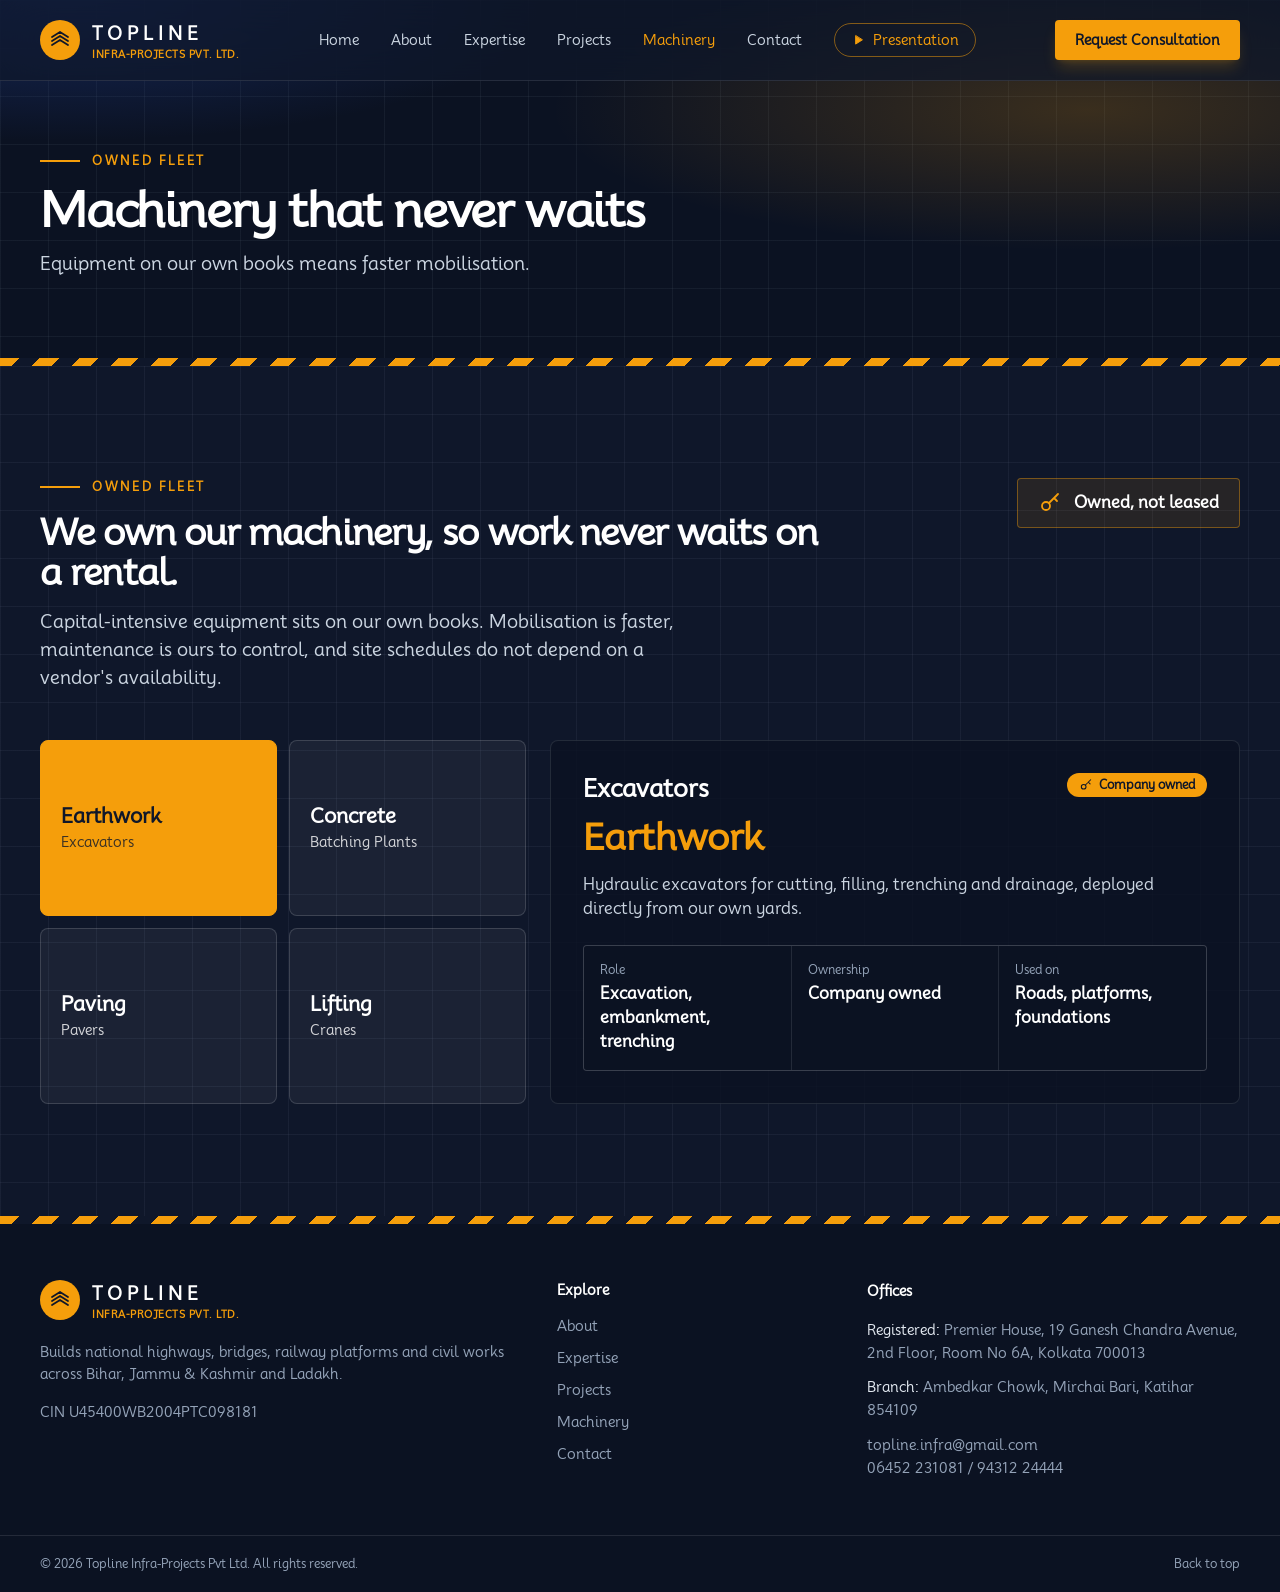
<file: machinery.html>
<!DOCTYPE html>
<html lang="en" class="scroll-smooth">
<head>
<meta charset="UTF-8">
<meta name="viewport" content="width=device-width, initial-scale=1, viewport-fit=cover">
<meta name="theme-color" content="#0F172A">
<title>Machinery | Topline Infra-Projects</title>
<meta name="description" content="An owned fleet of excavators, batching plants, pavers and cranes.">
<link rel="stylesheet" href="https://fonts.googleapis.com/css2?family=Mooli&display=swap">
<link rel="stylesheet" href="assets/style.css">
</head>
<body class="font-sans text-slate-700 bg-slate-50 antialiased">
<svg xmlns="http://www.w3.org/2000/svg" class="hidden" aria-hidden="true">
  <defs>
    <symbol id="i-menu" viewBox="0 0 24 24"><path d="M4 6h16M4 12h16M4 18h16"/></symbol>
    <symbol id="i-x" viewBox="0 0 24 24"><path d="M18 6 6 18M6 6l12 12"/></symbol>
    <symbol id="i-arrow" viewBox="0 0 24 24"><path d="M5 12h14M13 6l6 6-6 6"/></symbol>
    <symbol id="i-play" viewBox="0 0 24 24"><circle cx="12" cy="12" r="10"/><path d="m10 8 6 4-6 4z"/></symbol>
    <symbol id="i-road" viewBox="0 0 24 24"><path d="M4 19 8 5M20 19 16 5M12 6v2M12 11v2M12 16v2"/></symbol>
    <symbol id="i-bridge" viewBox="0 0 24 24"><path d="M2 18h20M5 18V9M19 18V9M5 9c3 5 11 5 14 0M9 14v4M15 14v4M12 15v3"/></symbol>
    <symbol id="i-factory" viewBox="0 0 24 24"><path d="M2 20V8l6 4V8l6 4V5h4v15zM6 16h2M11 16h2M16 16h2"/></symbol>
    <symbol id="i-shield" viewBox="0 0 24 24"><path d="M12 3 4 6v6c0 5 3.5 8 8 9 4.5-1 8-4 8-9V6z"/><path d="m9 12 2 2 4-4"/></symbol>
    <symbol id="i-check" viewBox="0 0 24 24"><path d="m5 12 5 5 9-10"/></symbol>
    <symbol id="i-pin" viewBox="0 0 24 24"><path d="M12 21s7-6.2 7-12a7 7 0 0 0-14 0c0 5.8 7 12 7 12z"/><circle cx="12" cy="9" r="2.5"/></symbol>
    <symbol id="i-phone" viewBox="0 0 24 24"><path d="M5 4h4l2 5-2.5 1.5a11 11 0 0 0 5 5L15 13l5 2v4a2 2 0 0 1-2 2A16 16 0 0 1 3 6a2 2 0 0 1 2-2z"/></symbol>
    <symbol id="i-mail" viewBox="0 0 24 24"><rect x="3" y="5" width="18" height="14" rx="2"/><path d="m3 7 9 6 9-6"/></symbol>
    <symbol id="i-clock" viewBox="0 0 24 24"><circle cx="12" cy="12" r="9"/><path d="M12 7v5l3 2"/></symbol>
    <symbol id="i-file" viewBox="0 0 24 24"><path d="M14 3H6a1 1 0 0 0-1 1v16a1 1 0 0 0 1 1h12a1 1 0 0 0 1-1V8zM14 3v5h5M9 13h6M9 17h6"/></symbol>
    <symbol id="i-key" viewBox="0 0 24 24"><circle cx="8" cy="15" r="4"/><path d="m11 12 9-9M16 7l3 3"/></symbol>
  <symbol id="i-leaf" viewBox="0 0 24 24"><path d="M5 19c0-8 5-14 15-14 0 10-6 15-14 15M5 19l8-8"/></symbol><symbol id="i-rail" viewBox="0 0 24 24"><path d="M7 3h10l1 13H6zM6 10h12M9 20l-2 2M15 20l2 2M9 16h.01M15 16h.01"/></symbol><symbol id="i-playS" viewBox="0 0 24 24"><path d="M8 5v14l11-7z" fill="currentColor"/></symbol><symbol id="i-pause" viewBox="0 0 24 24"><path d="M8 5v14M16 5v14"/></symbol><symbol id="i-prev" viewBox="0 0 24 24"><path d="M19 5v14L8 12zM5 5v14"/></symbol><symbol id="i-next" viewBox="0 0 24 24"><path d="M5 5v14l11-7zM19 5v14"/></symbol><symbol id="i-vol" viewBox="0 0 24 24"><path d="M4 9v6h4l5 4V5L8 9zM16 8a5 5 0 0 1 0 8"/></symbol><symbol id="i-mute" viewBox="0 0 24 24"><path d="M4 9v6h4l5 4V5L8 9zM17 9l4 6M21 9l-4 6"/></symbol><symbol id="i-full" viewBox="0 0 24 24"><path d="M4 9V4h5M20 9V4h-5M4 15v5h5M20 15v5h-5"/></symbol><symbol id="i-stack" viewBox="0 0 24 24"><path d="m4 9 8-5 8 5M4 13l8-5 8 5M4 17l8-5 8 5"/></symbol><symbol id="i-user" viewBox="0 0 24 24"><circle cx="12" cy="8" r="4"/><path d="M4 21c0-4 4-6 8-6s8 2 8 6"/></symbol>
  </defs>
</svg>
<header id="top" class="fixed inset-x-0 top-0 z-50 border-b border-white/10 bg-navy-900/70 backdrop-blur-xl" style="padding-top:env(safe-area-inset-top,0px)">
  <div class="mx-auto flex h-16 max-w-site items-center justify-between px-5 lg:h-20 lg:px-10">
    <a href="index.html" class="flex items-center gap-3 text-white" aria-label="Topline Infra-Projects home">
      <span class="grid h-10 w-10 place-items-center rounded-full bg-amber-500 text-navy-900"><svg class="h-6 w-6" fill="none" stroke="currentColor" stroke-width="1.8" stroke-linecap="round" stroke-linejoin="round"><use href="#i-stack"/></svg></span>
      <span class="leading-tight"><span class="block text-lg font-extrabold tracking-[.28em]">TOPLINE</span><span class="block text-[10px] font-semibold tracking-wider text-amber-500">INFRA-PROJECTS PVT. LTD.</span></span>
    </a>
    <nav class="hidden items-center gap-8 text-sm font-medium text-slate-300 lg:flex" aria-label="Primary">
      <a class="nav-link transition hover:text-white" href="index.html">Home</a>
      <a class="nav-link transition hover:text-white" href="about.html">About</a>
      <a class="nav-link transition hover:text-white" href="expertise.html">Expertise</a>
      <a class="nav-link transition hover:text-white" href="projects.html">Projects</a>
      <a class="nav-link transition text-amber-500" href="machinery.html">Machinery</a>
      <a class="nav-link transition hover:text-white" href="contact.html">Contact</a>
      <button id="deckBtn" class="inline-flex items-center gap-2 rounded-full border border-amber-500/50 px-4 py-1.5 text-amber-500 transition hover:bg-amber-500 hover:text-navy-900"><svg class="h-3.5 w-3.5" fill="none" stroke="currentColor" stroke-width="1.7" stroke-linecap="round" stroke-linejoin="round"><use href="#i-playS"/></svg>Presentation</button>
    </nav>
    <div class="flex items-center gap-3">
      <a href="contact.html" class="hidden rounded bg-amber-500 px-5 py-2.5 text-sm font-bold text-navy-900 shadow-lg shadow-amber-500/20 transition hover:bg-amber-600 hover:text-white sm:inline-block">Request Consultation</a>
      <button id="menuBtn" class="grid h-10 w-10 place-items-center rounded border border-white/20 text-white lg:hidden" aria-label="Open menu" aria-expanded="false" aria-controls="mobileMenu">
        <svg id="iconOpen" class="h-5 w-5" fill="none" stroke="currentColor" stroke-width="2" stroke-linecap="round" stroke-linejoin="round"><use href="#i-menu"/></svg>
        <svg id="iconClose" class="hidden h-5 w-5" fill="none" stroke="currentColor" stroke-width="2" stroke-linecap="round" stroke-linejoin="round"><use href="#i-x"/></svg>
      </button>
    </div>
  </div>
  <div id="mobileMenu" class="hidden max-h-[calc(100dvh-4rem)] overflow-y-auto border-t border-white/10 bg-navy-900/95 lg:hidden">
    <nav class="mx-auto flex max-w-site flex-col px-5 py-3" aria-label="Mobile">
      <a class="m-link border-b border-white/5 py-3 text-slate-200" href="index.html">Home</a>
      <a class="m-link border-b border-white/5 py-3 text-slate-200" href="about.html">About</a>
      <a class="m-link border-b border-white/5 py-3 text-slate-200" href="expertise.html">Expertise</a>
      <a class="m-link border-b border-white/5 py-3 text-slate-200" href="projects.html">Projects</a>
      <a class="m-link border-b border-white/5 py-3 text-slate-200" href="machinery.html">Machinery</a>
      <a class="m-link py-3 text-slate-200" href="contact.html">Contact</a>
      <button id="deckBtnM" class="m-link border-b border-white/5 py-3 text-left font-semibold text-amber-500">Watch the narrated presentation</button>
      <a href="contact.html" class="m-link my-3 rounded bg-amber-500 px-5 py-3 text-center font-bold text-navy-900">Request Consultation</a>
    </nav>
  </div>
</header>
<main>
<section class="hero page-hero blueprint relative overflow-hidden bg-navy-950 text-white"><div class="glow" aria-hidden="true"></div><div class="relative mx-auto max-w-site px-5 lg:px-10"><p class="eyebrow">Owned fleet</p><h1 class="text-4xl font-black sm:text-5xl">Machinery that never waits</h1><p class="mt-4 max-w-2xl text-lg text-slate-300">Equipment on our own books means faster mobilisation.</p></div><div class="hazard absolute inset-x-0 bottom-0" aria-hidden="true"></div></section><section id="machinery" class="blueprint bg-navy-900 py-20 text-white lg:py-28">
  <div class="mx-auto max-w-site px-5 lg:px-10">
    <div class="grid gap-6 lg:grid-cols-12 lg:items-end">
      <div class="lg:col-span-8">
        <p class="eyebrow">Owned fleet</p><h2 class="text-3xl font-extrabold tracking-tight sm:text-4xl">We own our machinery, so work never waits on a rental.</h2>
        <p class="mt-4 max-w-2xl text-lg text-slate-300">Capital-intensive equipment sits on our own books. Mobilisation is faster, maintenance is ours to control, and site schedules do not depend on a vendor's availability.</p>
      </div>
      <div class="inline-flex items-center gap-3 self-start rounded border border-amber-500/40 bg-amber-500/10 px-5 py-3 lg:col-span-4 lg:justify-self-end"><svg class="h-6 w-6 text-amber-500" fill="none" stroke="currentColor" stroke-width="1.8" stroke-linecap="round" stroke-linejoin="round"><use href="#i-key"/></svg><span class="font-semibold">Owned, not leased</span></div>
    </div>
    <div class="mt-12 grid gap-6 lg:grid-cols-12">
      <div class="grid grid-cols-2 gap-3 lg:col-span-5" role="tablist" aria-label="Equipment categories" id="fleetTabs"></div>
      <div class="rounded-lg border border-white/10 bg-navy-950/80 p-6 sm:p-8 lg:col-span-7" id="fleetPanel" role="tabpanel" aria-live="polite"></div>
    </div>
  </div>
</section>
</main>
<footer class="bg-navy-950 text-sm text-slate-400">
  <div class="hazard" aria-hidden="true"></div>
  <div class="mx-auto grid max-w-site gap-10 px-5 py-14 lg:grid-cols-12 lg:px-10">
    <div class="lg:col-span-5">
      <div class="flex items-center gap-3 text-white"><span class="grid h-10 w-10 place-items-center rounded-full bg-amber-500 text-navy-900"><svg class="h-6 w-6" fill="none" stroke="currentColor" stroke-width="1.8" stroke-linecap="round" stroke-linejoin="round"><use href="#i-stack"/></svg></span><span class="leading-tight"><span class="block text-lg font-extrabold tracking-[.28em]">TOPLINE</span><span class="block text-[10px] font-semibold tracking-wider text-amber-500">INFRA-PROJECTS PVT. LTD.</span></span></div>
      <p class="mt-5 max-w-sm leading-relaxed">Builds national highways, bridges, railway platforms and civil works across Bihar, Jammu &amp; Kashmir and Ladakh.</p>
      <p class="mt-4">CIN U45400WB2004PTC098181</p>
    </div>
    <div class="lg:col-span-3">
      <p class="font-semibold text-white">Explore</p>
      <ul class="mt-4 space-y-3"><li><a class="hover:text-amber-500" href="about.html">About</a></li><li><a class="hover:text-amber-500" href="expertise.html">Expertise</a></li><li><a class="hover:text-amber-500" href="projects.html">Projects</a></li><li><a class="hover:text-amber-500" href="machinery.html">Machinery</a></li><li><a class="hover:text-amber-500" href="contact.html">Contact</a></li></ul>
    </div>
    <address class="not-italic leading-relaxed lg:col-span-4">
      <p class="font-semibold text-white">Offices</p>
      <p class="mt-4"><span class="text-slate-200">Registered:</span> Premier House, 19 Ganesh Chandra Avenue, 2nd Floor, Room No 6A, Kolkata 700013</p>
      <p class="mt-3"><span class="text-slate-200">Branch:</span> Ambedkar Chowk, Mirchai Bari, Katihar 854109</p>
      <p class="mt-3"><a class="hover:text-amber-500" href="mailto:topline.infra@gmail.com">topline.infra@gmail.com</a><br><a class="hover:text-amber-500" href="tel:+916452231081">06452 231081</a> / <a class="hover:text-amber-500" href="tel:+919431224444">94312 24444</a></p>
    </address>
  </div>
  <div class="border-t border-white/10 py-5"><div class="mx-auto flex max-w-site flex-col justify-between gap-2 px-5 text-xs sm:flex-row lg:px-10"><p>&copy; <span id="yr"></span> Topline Infra-Projects Pvt Ltd. All rights reserved.</p><a href="#top" class="hover:text-amber-500">Back to top</a></div></div>
</footer>
<div id="mobileBar" class="fixed inset-x-0 bottom-0 z-40 grid grid-cols-[auto_1fr] gap-3 border-t border-white/10 bg-navy-900/90 px-4 pt-3 backdrop-blur-xl transition-transform duration-300 lg:hidden" style="padding-bottom:calc(.75rem + env(safe-area-inset-bottom,0px))">
  <a href="tel:+919431224444" class="flex min-h-[48px] items-center justify-center gap-2 rounded border border-white/30 px-5 font-semibold text-white"><svg class="h-5 w-5" fill="none" stroke="currentColor" stroke-width="2" stroke-linecap="round" stroke-linejoin="round"><use href="#i-phone"/></svg>Call</a>
  <a href="contact.html" class="flex min-h-[48px] items-center justify-center rounded bg-amber-500 px-3 text-sm font-bold text-navy-900">Request Consultation</a>
</div>
<!-- Presentation mode -->
<div id="deck" tabindex="-1" role="dialog" aria-modal="true" aria-label="Narrated company presentation" aria-hidden="true">
  <div class="dk-bg" aria-hidden="true"></div><div class="dk-orb a" aria-hidden="true"></div><div class="dk-orb b" aria-hidden="true"></div>
  <div class="dk-top"><div class="dk-brand"><i><svg class="dk-bi" fill="none" stroke="currentColor" stroke-width="1.7" stroke-linecap="round" stroke-linejoin="round"><use href="#i-stack"/></svg></i>TOPLINE</div><div class="dk-tr"><span class="dk-count" id="dkCount">01 / 12</span><button class="dk-b sm txt" id="dkCC" aria-pressed="false" aria-label="Captions">CC</button><button class="dk-b sm txt" id="dkVoicePick" aria-label="Change voice">Voice</button><div class="dk-toast" id="dkToast" role="status"></div><button class="dk-b sm" id="dkClose" aria-label="Close presentation"><svg class="dk-ic" fill="none" stroke="currentColor" stroke-width="1.7" stroke-linecap="round" stroke-linejoin="round"><use href="#i-x"/></svg></button></div></div>
  <div class="dk-stage" id="dkStage">
<section class="dk-slide " data-tr="zoom" data-say="Welcome to Topline Infra-Projects Private Limited. We are a civil engineering and infrastructure company, headquartered in Kolkata, with a branch office in Katihar, Bihar. Since two thousand four, our teams have built national highways, bridges and railway infrastructure. Over the next few minutes, this presentation will walk you through who we are, what we build, where we work, and why public authorities trust us with large contracts."><div><p class="dk-k a" style="--i:0">Corporate presentation</p><h2 class="dk-h dk-xl a" style="--i:1">Building the corridors a <em>nation moves on.</em></h2><p class="dk-p a" style="--i:2">Topline Infra-Projects Private Limited. Highways, bridges and railway works, executed by our own teams since 2004.</p><div class="dk-chips a" style="--i:3"><span>Kolkata</span><span>Katihar</span><span>Bihar</span><span>Jammu &amp; Kashmir</span><span>Ladakh</span></div></div>
<div class="dk-vis a pop" style="--i:2"><svg viewBox="0 0 520 380" class="dk-svg" aria-hidden="true"><circle class="dk-sun" cx="260" cy="150" r="64" fill="#F59E0B" opacity=".22"/><circle cx="260" cy="150" r="34" fill="#F59E0B"/><path d="M0 206 110 152 200 192 300 134 400 184 520 150V380H0z" fill="#16213b"/><path d="M0 380V212h520v168z" fill="#0B1222"/><g stroke="#94A3B8" stroke-width="1.5" fill="none"><path d="M120 212V116M400 212V116"/><path d="M120 116 40 212M120 116 200 212M120 116 80 212M120 116 160 212M400 116 320 212M400 116 480 212M400 116 360 212M400 116 440 212"/></g><path d="M245 212h30L470 380H50z" fill="#334155"/><path d="M245 212 50 380M275 212 470 380" stroke="#cbd5e1" stroke-width="2"/><path class="dk-dash" d="M260 216V380" stroke="#F59E0B" stroke-width="6" stroke-dasharray="16 20" fill="none"/></svg></div></section>
<section class="dk-slide " data-tr="slide" data-say="Topline was incorporated on the twenty-fourth of March, two thousand four, which makes us more than twenty-two years old. The company is promoted by Saurav Kumar Agarwal, our Managing Director, and Gaurav Kumar Agarwal, our Director. Our registered office is in Kolkata, and our branch office in Katihar keeps us close to our Bihar work sites. As of December two thousand twenty-four, we hold a B B B plus credit rating and an order book of six hundred seventy-six crore rupees."><div><p class="dk-k a" style="--i:0">Who we are</p><h2 class="dk-h a" style="--i:1">More than two decades of civil engineering, led from Kolkata.</h2><p class="dk-p a" style="--i:2">Promoted by Saurav Kumar Agarwal (Managing Director) and Gaurav Kumar Agarwal (Director).</p><p class="dk-big a" style="--i:3"><b data-count="22" data-suf="+">0</b><span>years since incorporation</span></p></div>
<div class="dk-vis"><ol class="dk-tl"><li class="a" style="--i:2"><em>2004</em><b>Incorporated</b><span>24 March, Kolkata, West Bengal</span></li><li class="a" style="--i:4"><em>Dec 2024</em><b>Rated and growing</b><span>Acuité BBB+ rating, ₹676 Cr order book</span></li><li class="a" style="--i:6"><em>Today</em><b>18 live orders</b><span>Kolkata registered office, Katihar branch office</span></li></ol></div></section>
<section class="dk-slide " data-tr="wipe" data-say="We build in four disciplines. First, roads and national highways, including widening, upgradation, improvement and maintenance. Second, bridges and flyovers, with R C C and high-level bridges and their approaches. Third, railway platforms and station-area civil works, delivered around live operations. And fourth, buildings and underwater engineering, from residential and commercial construction to marine and underwater works. All four are run by the same engineers, equipment and quality system."><div><p class="dk-k a" style="--i:0">What we build</p><h2 class="dk-h a" style="--i:1">Four disciplines, one delivery team.</h2><p class="dk-p a" style="--i:2">The same engineers, equipment and quality system stand behind every contract.</p></div><div class="dk-vis"><div class="dk-tiles"><div class="dk-tile a" style="--i:2"><span class="dk-tic"><svg class="dk-ic" fill="none" stroke="currentColor" stroke-width="1.7" stroke-linecap="round" stroke-linejoin="round"><use href="#i-road"/></svg></span><h3>Roads &amp; Highways</h3><p>Widening, upgradation, maintenance</p></div><div class="dk-tile a" style="--i:3"><span class="dk-tic"><svg class="dk-ic" fill="none" stroke="currentColor" stroke-width="1.7" stroke-linecap="round" stroke-linejoin="round"><use href="#i-bridge"/></svg></span><h3>Bridges &amp; Flyovers</h3><p>RCC and high-level bridges</p></div><div class="dk-tile a" style="--i:4"><span class="dk-tic"><svg class="dk-ic" fill="none" stroke="currentColor" stroke-width="1.7" stroke-linecap="round" stroke-linejoin="round"><use href="#i-rail"/></svg></span><h3>Railway Platforms</h3><p>Station-area civil works</p></div><div class="dk-tile a" style="--i:5"><span class="dk-tic"><svg class="dk-ic" fill="none" stroke="currentColor" stroke-width="1.7" stroke-linecap="round" stroke-linejoin="round"><use href="#i-factory"/></svg></span><h3>Buildings &amp; Underwater</h3><p>Residential, commercial, marine</p></div></div></div></section>
<section class="dk-slide " data-tr="zoom" data-say="Here is our scale. Since inception, we have been awarded contracts worth eight hundred twenty-nine crore rupees. Of that, six hundred seventy-six crore rupees of work is still outstanding in our order book, as of September two thousand twenty-four. We have eighteen orders under execution right now, and four new projects where we are the lowest bidder. That gives our teams and machinery a full pipeline of work."><div><p class="dk-k a" style="--i:0">Scale</p><h2 class="dk-h a" style="--i:1">A pipeline that keeps every crew and machine working.</h2><p class="dk-p a" style="--i:2">Order book and awards as disclosed by Acuité Ratings &amp; Research.</p></div><div class="dk-vis"><div class="dk-bars"><div class="dk-brow a" style="--i:2"><div class="dk-bt"><span>Awarded since inception<small>All contracts</small></span><b data-count="829" data-dec="0" data-pre="₹" data-suf=" Cr">0</b></div><div class="dk-bar" style="--w:100%;--i:2"><i></i></div></div><div class="dk-brow a" style="--i:3"><div class="dk-bt"><span>Outstanding order book<small>September 2024</small></span><b data-count="676" data-dec="0" data-pre="₹" data-suf=" Cr">0</b></div><div class="dk-bar" style="--w:81.5%;--i:3"><i></i></div></div><div class="dk-brow a" style="--i:4"><div class="dk-bt"><span>Orders under execution<small>Plus 4 new L1 projects (dashed)</small></span><b data-count="18">0</b></div><div class="dk-dots" data-dots="18" data-extra="4"></div></div></div></div></section>
<section class="dk-slide " data-tr="slide" data-say="These are some of our ongoing bridge projects. On National Highway one thirty-one A, we are building the Muzwar Tal to Lakhanpur bridge for N H A I, a contract worth twenty-one point one crore rupees. In Bihar, for the Rural Works Department, we are building the Milbhitta to Dhobinia R C C bridge, valued at twenty-four point three crore, and the Govindpur Chowk high-level bridge, valued at eighteen point two crore. Alongside these, we continue highway widening in Bihar and road works in high-altitude terrain."><div><p class="dk-k a" style="--i:0">Ongoing mega-projects</p><h2 class="dk-h a" style="--i:1">Bridges under construction today.</h2><p class="dk-p a" style="--i:2">Alongside highway widening in Bihar and high-altitude road works.</p></div><div class="dk-vis"><div class="dk-bars"><div class="dk-brow a" style="--i:2"><div class="dk-bt"><span>Milbhitta to Dhobinia RCC Bridge<small>Rural Works Department, Bihar</small></span><b data-count="24.3" data-dec="1" data-pre="₹" data-suf=" Cr">0</b></div><div class="dk-bar" style="--w:100%;--i:2"><i></i></div></div><div class="dk-brow a" style="--i:3"><div class="dk-bt"><span>NH 131A, Muzwar Tal to Lakhanpur Bridge<small>NHAI, Bihar</small></span><b data-count="21.1" data-dec="1" data-pre="₹" data-suf=" Cr">0</b></div><div class="dk-bar" style="--w:86.8%;--i:3"><i></i></div></div><div class="dk-brow a" style="--i:4"><div class="dk-bt"><span>Govindpur Chowk High-Level Bridge<small>Rural Works Department, Bihar</small></span><b data-count="18.2" data-dec="1" data-pre="₹" data-suf=" Cr">0</b></div><div class="dk-bar" style="--w:74.9%;--i:4"><i></i></div></div></div></div></section>
<section class="dk-slide " data-tr="wipe" data-say="Our management, tendering and finance are based in Kolkata. Our branch office in Katihar coordinates day-to-day work across Bihar, which is our core project state. For high-altitude road construction, we also work in Jammu and Kashmir and Ladakh, where short working seasons demand careful planning and ready equipment. This mix lets us bid for work across plains, rivers and mountains."><div><p class="dk-k a" style="--i:0">Footprint</p><h2 class="dk-h a" style="--i:1">From the Gangetic plains to the high Himalaya.</h2><p class="dk-p a" style="--i:2">Kolkata for management and tendering. Katihar for site coordination. Bihar as the core state, with high-altitude works in Jammu &amp; Kashmir and Ladakh.</p></div>
<div class="dk-vis a pop" style="--i:2"><svg viewBox="0 0 460 360" class="dk-svg" aria-hidden="true"><g fill="#475569" opacity=".5"><circle cx="20" cy="20" r="1.6"/><circle cx="20" cy="50" r="1.6"/><circle cx="20" cy="80" r="1.6"/><circle cx="20" cy="110" r="1.6"/><circle cx="20" cy="140" r="1.6"/><circle cx="20" cy="170" r="1.6"/><circle cx="20" cy="200" r="1.6"/><circle cx="20" cy="230" r="1.6"/><circle cx="20" cy="260" r="1.6"/><circle cx="20" cy="290" r="1.6"/><circle cx="20" cy="320" r="1.6"/><circle cx="20" cy="350" r="1.6"/><circle cx="50" cy="20" r="1.6"/><circle cx="50" cy="50" r="1.6"/><circle cx="50" cy="80" r="1.6"/><circle cx="50" cy="110" r="1.6"/><circle cx="50" cy="140" r="1.6"/><circle cx="50" cy="170" r="1.6"/><circle cx="50" cy="200" r="1.6"/><circle cx="50" cy="230" r="1.6"/><circle cx="50" cy="260" r="1.6"/><circle cx="50" cy="290" r="1.6"/><circle cx="50" cy="320" r="1.6"/><circle cx="50" cy="350" r="1.6"/><circle cx="80" cy="20" r="1.6"/><circle cx="80" cy="50" r="1.6"/><circle cx="80" cy="80" r="1.6"/><circle cx="80" cy="110" r="1.6"/><circle cx="80" cy="140" r="1.6"/><circle cx="80" cy="170" r="1.6"/><circle cx="80" cy="200" r="1.6"/><circle cx="80" cy="230" r="1.6"/><circle cx="80" cy="260" r="1.6"/><circle cx="80" cy="290" r="1.6"/><circle cx="80" cy="320" r="1.6"/><circle cx="80" cy="350" r="1.6"/><circle cx="110" cy="20" r="1.6"/><circle cx="110" cy="50" r="1.6"/><circle cx="110" cy="80" r="1.6"/><circle cx="110" cy="110" r="1.6"/><circle cx="110" cy="140" r="1.6"/><circle cx="110" cy="170" r="1.6"/><circle cx="110" cy="200" r="1.6"/><circle cx="110" cy="230" r="1.6"/><circle cx="110" cy="260" r="1.6"/><circle cx="110" cy="290" r="1.6"/><circle cx="110" cy="320" r="1.6"/><circle cx="110" cy="350" r="1.6"/><circle cx="140" cy="20" r="1.6"/><circle cx="140" cy="50" r="1.6"/><circle cx="140" cy="80" r="1.6"/><circle cx="140" cy="110" r="1.6"/><circle cx="140" cy="140" r="1.6"/><circle cx="140" cy="170" r="1.6"/><circle cx="140" cy="200" r="1.6"/><circle cx="140" cy="230" r="1.6"/><circle cx="140" cy="260" r="1.6"/><circle cx="140" cy="290" r="1.6"/><circle cx="140" cy="320" r="1.6"/><circle cx="140" cy="350" r="1.6"/><circle cx="170" cy="20" r="1.6"/><circle cx="170" cy="50" r="1.6"/><circle cx="170" cy="80" r="1.6"/><circle cx="170" cy="110" r="1.6"/><circle cx="170" cy="140" r="1.6"/><circle cx="170" cy="170" r="1.6"/><circle cx="170" cy="200" r="1.6"/><circle cx="170" cy="230" r="1.6"/><circle cx="170" cy="260" r="1.6"/><circle cx="170" cy="290" r="1.6"/><circle cx="170" cy="320" r="1.6"/><circle cx="170" cy="350" r="1.6"/><circle cx="200" cy="20" r="1.6"/><circle cx="200" cy="50" r="1.6"/><circle cx="200" cy="80" r="1.6"/><circle cx="200" cy="110" r="1.6"/><circle cx="200" cy="140" r="1.6"/><circle cx="200" cy="170" r="1.6"/><circle cx="200" cy="200" r="1.6"/><circle cx="200" cy="230" r="1.6"/><circle cx="200" cy="260" r="1.6"/><circle cx="200" cy="290" r="1.6"/><circle cx="200" cy="320" r="1.6"/><circle cx="200" cy="350" r="1.6"/><circle cx="230" cy="20" r="1.6"/><circle cx="230" cy="50" r="1.6"/><circle cx="230" cy="80" r="1.6"/><circle cx="230" cy="110" r="1.6"/><circle cx="230" cy="140" r="1.6"/><circle cx="230" cy="170" r="1.6"/><circle cx="230" cy="200" r="1.6"/><circle cx="230" cy="230" r="1.6"/><circle cx="230" cy="260" r="1.6"/><circle cx="230" cy="290" r="1.6"/><circle cx="230" cy="320" r="1.6"/><circle cx="230" cy="350" r="1.6"/><circle cx="260" cy="20" r="1.6"/><circle cx="260" cy="50" r="1.6"/><circle cx="260" cy="80" r="1.6"/><circle cx="260" cy="110" r="1.6"/><circle cx="260" cy="140" r="1.6"/><circle cx="260" cy="170" r="1.6"/><circle cx="260" cy="200" r="1.6"/><circle cx="260" cy="230" r="1.6"/><circle cx="260" cy="260" r="1.6"/><circle cx="260" cy="290" r="1.6"/><circle cx="260" cy="320" r="1.6"/><circle cx="260" cy="350" r="1.6"/><circle cx="290" cy="20" r="1.6"/><circle cx="290" cy="50" r="1.6"/><circle cx="290" cy="80" r="1.6"/><circle cx="290" cy="110" r="1.6"/><circle cx="290" cy="140" r="1.6"/><circle cx="290" cy="170" r="1.6"/><circle cx="290" cy="200" r="1.6"/><circle cx="290" cy="230" r="1.6"/><circle cx="290" cy="260" r="1.6"/><circle cx="290" cy="290" r="1.6"/><circle cx="290" cy="320" r="1.6"/><circle cx="290" cy="350" r="1.6"/><circle cx="320" cy="20" r="1.6"/><circle cx="320" cy="50" r="1.6"/><circle cx="320" cy="80" r="1.6"/><circle cx="320" cy="110" r="1.6"/><circle cx="320" cy="140" r="1.6"/><circle cx="320" cy="170" r="1.6"/><circle cx="320" cy="200" r="1.6"/><circle cx="320" cy="230" r="1.6"/><circle cx="320" cy="260" r="1.6"/><circle cx="320" cy="290" r="1.6"/><circle cx="320" cy="320" r="1.6"/><circle cx="320" cy="350" r="1.6"/><circle cx="350" cy="20" r="1.6"/><circle cx="350" cy="50" r="1.6"/><circle cx="350" cy="80" r="1.6"/><circle cx="350" cy="110" r="1.6"/><circle cx="350" cy="140" r="1.6"/><circle cx="350" cy="170" r="1.6"/><circle cx="350" cy="200" r="1.6"/><circle cx="350" cy="230" r="1.6"/><circle cx="350" cy="260" r="1.6"/><circle cx="350" cy="290" r="1.6"/><circle cx="350" cy="320" r="1.6"/><circle cx="350" cy="350" r="1.6"/><circle cx="380" cy="20" r="1.6"/><circle cx="380" cy="50" r="1.6"/><circle cx="380" cy="80" r="1.6"/><circle cx="380" cy="110" r="1.6"/><circle cx="380" cy="140" r="1.6"/><circle cx="380" cy="170" r="1.6"/><circle cx="380" cy="200" r="1.6"/><circle cx="380" cy="230" r="1.6"/><circle cx="380" cy="260" r="1.6"/><circle cx="380" cy="290" r="1.6"/><circle cx="380" cy="320" r="1.6"/><circle cx="380" cy="350" r="1.6"/><circle cx="410" cy="20" r="1.6"/><circle cx="410" cy="50" r="1.6"/><circle cx="410" cy="80" r="1.6"/><circle cx="410" cy="110" r="1.6"/><circle cx="410" cy="140" r="1.6"/><circle cx="410" cy="170" r="1.6"/><circle cx="410" cy="200" r="1.6"/><circle cx="410" cy="230" r="1.6"/><circle cx="410" cy="260" r="1.6"/><circle cx="410" cy="290" r="1.6"/><circle cx="410" cy="320" r="1.6"/><circle cx="410" cy="350" r="1.6"/><circle cx="440" cy="20" r="1.6"/><circle cx="440" cy="50" r="1.6"/><circle cx="440" cy="80" r="1.6"/><circle cx="440" cy="110" r="1.6"/><circle cx="440" cy="140" r="1.6"/><circle cx="440" cy="170" r="1.6"/><circle cx="440" cy="200" r="1.6"/><circle cx="440" cy="230" r="1.6"/><circle cx="440" cy="260" r="1.6"/><circle cx="440" cy="290" r="1.6"/><circle cx="440" cy="320" r="1.6"/><circle cx="440" cy="350" r="1.6"/></g><path class="dk-link d1" d="M345 300 322 222" /><path class="dk-link d2" d="M322 222 260 202" /><path class="dk-link d3 dash" d="M260 202C200 160 160 110 128 74" /><path class="dk-link d4 dash" d="M260 202C240 140 232 90 214 50" /><g class="dk-node n1"><circle cx="345" cy="300" r="10" fill="#F59E0B"/><circle class="pulse" cx="345" cy="300" r="10" fill="none" stroke="#F59E0B" stroke-width="2"/><text x="360" y="304">Kolkata (HQ)</text></g><g class="dk-node n2"><circle cx="322" cy="222" r="7" fill="#fff"/><text x="336" y="226">Katihar</text></g><g class="dk-node n3"><circle cx="260" cy="202" r="12" fill="#F59E0B"/><circle class="pulse" cx="260" cy="202" r="12" fill="none" stroke="#F59E0B" stroke-width="2"/><text x="190" y="236">Bihar (core)</text></g><g class="dk-node n4"><circle cx="128" cy="74" r="8" fill="#fff"/><text x="40" y="62">Jammu &amp; Kashmir</text></g><g class="dk-node n5"><circle cx="214" cy="50" r="8" fill="#fff"/><text x="228" y="46">Ladakh</text></g></svg></div></section>
<section class="dk-slide " data-tr="zoom" data-say="What sets us apart is that we own our machinery. Excavators for earthwork, batching plants for controlled concrete, pavers for road surfacing, and cranes for heavy lifting all sit on our own books. Owning rather than leasing means faster mobilisation, direct control over maintenance, and schedules that never depend on a rental vendor’s availability. We carry out the core of every contract with our own engineers and supervisors, and use subcontractors only for semi-skilled and unskilled labour."><div><p class="dk-k a" style="--i:0">Owned fleet</p><h2 class="dk-h a" style="--i:1">We own the machines that build the road.</h2><p class="dk-p a" style="--i:2">Faster mobilisation, direct control of maintenance, and schedules that never wait on a rental vendor.</p><p class="dk-stamp a" style="--i:5">Owned, not leased</p></div><div class="dk-vis"><div class="dk-tiles"><div class="dk-tile a" style="--i:2"><svg class="dk-mach" viewBox="0 0 64 64" fill="none" stroke="currentColor" stroke-width="2" stroke-linecap="round" stroke-linejoin="round"><path d="M6 42h38v8H6zM12 42V28h20v14M32 30l14-18 12 8M46 12l-2 24M12 54a4 4 0 1 0 .1 0M38 54a4 4 0 1 0 .1 0"/></svg><h3>Excavators</h3><p>Earthwork</p></div><div class="dk-tile a" style="--i:3"><svg class="dk-mach" viewBox="0 0 64 64" fill="none" stroke="currentColor" stroke-width="2" stroke-linecap="round" stroke-linejoin="round"><path d="M14 8h22v24l-5 8H19l-5-8zM36 16h16v10H36M20 40v16M30 40v16M8 58h44"/></svg><h3>Batching plants</h3><p>Controlled concrete</p></div><div class="dk-tile a" style="--i:4"><svg class="dk-mach" viewBox="0 0 64 64" fill="none" stroke="currentColor" stroke-width="2" stroke-linecap="round" stroke-linejoin="round"><path d="M6 44h40l8-12h4v12M6 44v8h52v-8M10 32l8-14h12l4 14M14 56a4 4 0 1 0 .1 0M44 56a4 4 0 1 0 .1 0"/></svg><h3>Pavers</h3><p>Road surfacing</p></div><div class="dk-tile a" style="--i:5"><svg class="dk-mach" viewBox="0 0 64 64" fill="none" stroke="currentColor" stroke-width="2" stroke-linecap="round" stroke-linejoin="round"><path d="M20 58V10M20 10l36 12M20 10 4 22M26 12l24 8M50 20v14M46 34h8M12 58h16"/></svg><h3>Cranes</h3><p>Heavy lifting</p></div></div></div></section>
<section class="dk-slide " data-tr="slide" data-say="Our finances are rated independently by Acuite Ratings and Research. Our bank facilities are rated B B B plus for the long term and A two for the short term, with a stable outlook, covering one hundred eighty-nine point five four crore rupees of facilities. Operating revenue stands at two hundred eighty-three point zero eight crore rupees, and profit after tax at twelve point seven eight crore rupees. These are numbers that authorities and partners can verify."><div><p class="dk-k a" style="--i:0">Financial strength</p><h2 class="dk-h a" style="--i:1">Independently rated, built to carry large contracts.</h2><div class="dk-badge a pop" style="--i:3"><b>BBB+ / A2</b><span>Acuité rating, stable outlook</span></div></div><div class="dk-vis"><div class="dk-bars"><div class="dk-brow a" style="--i:2"><div class="dk-bt"><span>Operating revenue<small></small></span><b data-count="283.08" data-dec="2" data-pre="₹" data-suf=" Cr">0</b></div><div class="dk-bar" style="--w:100%;--i:2"><i></i></div></div><div class="dk-brow a" style="--i:3"><div class="dk-bt"><span>Rated bank facilities<small>Long term BBB+, short term A2</small></span><b data-count="189.54" data-dec="2" data-pre="₹" data-suf=" Cr">0</b></div><div class="dk-bar" style="--w:66.9%;--i:3"><i></i></div></div><div class="dk-brow a" style="--i:4"><div class="dk-bt"><span>Profit after tax<small></small></span><b data-count="12.78" data-dec="2" data-pre="₹" data-suf=" Cr">0</b></div><div class="dk-bar" style="--w:4.6%;--i:4"><i></i></div></div></div></div></section>
<section class="dk-slide wide" data-tr="wipe" data-say="Every project follows the same four steps. We begin with tender and survey, studying the bill of quantities and site conditions before we bid. Next comes mobilisation, when our machinery, site offices and material sources move in against an agreed programme. Then execution, run by our own engineers and supervisors. Finally, quality control and handover, where tests, measurements and snag lists are closed out with the authority’s engineer."><div class="dk-head"><p class="dk-k a" style="--i:0">How we deliver</p><h2 class="dk-h a" style="--i:1">Four steps, the same on every site.</h2></div><div class="dk-steps"><i class="dk-line"></i><div class="dk-step a" style="--i:2"><em>01</em><h3>Tender &amp; survey</h3><p>We study the bill of quantities and site conditions before we bid.</p></div><div class="dk-step a" style="--i:3"><em>02</em><h3>Mobilisation</h3><p>Machinery, site offices and material sources move in against an agreed programme.</p></div><div class="dk-step a" style="--i:4"><em>03</em><h3>Execution</h3><p>Our own engineers and supervisors run the work.</p></div><div class="dk-step a" style="--i:5"><em>04</em><h3>Quality &amp; handover</h3><p>Tests, measurements and snag lists are closed out with the authority’s engineer.</p></div></div></section>
<section class="dk-slide " data-tr="zoom" data-say="Safety and quality are built into every work front. On site, every worker is inducted, protective equipment is mandatory, and a safety briefing opens each shift. For quality, we test materials, keep measurement records and take engineer sign-off at each stage. On live roads and railway areas, we use diversion plans, signage and barricading, with extra care at night. And we protect the environment through dust suppression, careful spoil handling and restoration of work sites."><div><p class="dk-k a" style="--i:0">Safety &amp; quality</p><h2 class="dk-h a" style="--i:1">Standards that travel to every work front.</h2></div><div class="dk-vis"><div class="dk-tiles"><div class="dk-tile a" style="--i:2"><span class="dk-tic"><svg class="dk-ic" fill="none" stroke="currentColor" stroke-width="1.7" stroke-linecap="round" stroke-linejoin="round"><use href="#i-shield"/></svg></span><h3>Site safety</h3><p>Induction, protective equipment, shift briefings</p></div><div class="dk-tile a" style="--i:3"><span class="dk-tic"><svg class="dk-ic" fill="none" stroke="currentColor" stroke-width="1.7" stroke-linecap="round" stroke-linejoin="round"><use href="#i-check"/></svg></span><h3>Quality control</h3><p>Material tests, records, engineer sign-off</p></div><div class="dk-tile a" style="--i:4"><span class="dk-tic"><svg class="dk-ic" fill="none" stroke="currentColor" stroke-width="1.7" stroke-linecap="round" stroke-linejoin="round"><use href="#i-road"/></svg></span><h3>Traffic safety</h3><p>Diversions, signage, night barricading</p></div><div class="dk-tile a" style="--i:5"><span class="dk-tic"><svg class="dk-ic" fill="none" stroke="currentColor" stroke-width="1.7" stroke-linecap="round" stroke-linejoin="round"><use href="#i-leaf"/></svg></span><h3>Environment</h3><p>Dust control, spoil handling, restoration</p></div></div></div></section>
<section class="dk-slide " data-tr="slide" data-say="Our credentials are easy to verify. We are registered with the Registrar of Companies in Kolkata, and our corporate identity number is shown on screen. Our paid-up capital is seven point two two crore rupees. Our clients include the National Highways Authority of India, departments of the Government of Bihar, and railway authorities. Full project credentials are available on request."><div><p class="dk-k a" style="--i:0">Credentials</p><h2 class="dk-h a" style="--i:1">Registered, rated and easy to verify.</h2><div class="dk-chips a" style="--i:3"><span>NHAI</span><span>Government of Bihar</span><span>Railway authorities</span></div></div><div class="dk-vis"><dl class="dk-facts"><div class="a" style="--i:2"><dt>CIN</dt><dd>U45400WB2004PTC098181</dd></div><div class="a" style="--i:3"><dt>Incorporated</dt><dd>24 March 2004, ROC Kolkata</dd></div><div class="a" style="--i:4"><dt>Paid-up capital</dt><dd>₹7.22 Cr</dd></div><div class="a" style="--i:5"><dt>Rating</dt><dd>Acuité BBB+ / A2, stable</dd></div><div class="a" style="--i:6"><dt>Directors</dt><dd>Saurav Kumar Agarwal, Gaurav Kumar Agarwal</dd></div></dl></div></section>
<section class="dk-slide wide center" data-tr="zoom" data-say="Thank you for watching. If you are a tendering authority, a partner or a vendor, we would be glad to hear from you. Send your tender or project brief through our inquiry form, email us at topline dot infra at gmail dot com, or call our Katihar and Kolkata team. Topline Infra-Projects. Building the corridors a nation moves on."><div class="dk-end"><p class="dk-k a" style="--i:0">Let’s talk</p><h2 class="dk-h dk-xl a" style="--i:1">Let’s build what’s <em>next.</em></h2><p class="dk-p a" style="--i:2">topline.infra@gmail.com &nbsp;|&nbsp; 06452 231081 &nbsp;|&nbsp; 94312 24444</p><div class="dk-cta a" style="--i:3"><button id="dkInquire" class="dk-main">Send a tender inquiry</button><button id="dkReplay" class="dk-ghost">Replay presentation</button></div></div></section>
  </div>
  <div class="dk-cap" id="dkCap" aria-live="off"></div>
  <div class="dk-ctl">
    <div class="dk-segs" id="dkSegs"></div>
    <div class="dk-btns">
      <button class="dk-b" id="dkPrev" aria-label="Previous slide"><svg class="dk-ic" fill="none" stroke="currentColor" stroke-width="1.7" stroke-linecap="round" stroke-linejoin="round"><use href="#i-prev"/></svg></button>
      <button class="dk-b main" id="dkPlay" aria-label="Pause"><svg class="dk-ic" fill="none" stroke="currentColor" stroke-width="1.7" stroke-linecap="round" stroke-linejoin="round"><use href="#i-pause"/></svg></button>
      <button class="dk-b" id="dkNext" aria-label="Next slide"><svg class="dk-ic" fill="none" stroke="currentColor" stroke-width="1.7" stroke-linecap="round" stroke-linejoin="round"><use href="#i-next"/></svg></button>
      <span class="dk-sp"></span>
      <button class="dk-b" id="dkVoice" aria-label="Turn voice narration off"><svg class="dk-ic" fill="none" stroke="currentColor" stroke-width="1.7" stroke-linecap="round" stroke-linejoin="round"><use href="#i-vol"/></svg></button>
      <button class="dk-b txt" id="dkSpeed" aria-label="Narration speed">1×</button>
      <button class="dk-b" id="dkFull" aria-label="Full screen"><svg class="dk-ic" fill="none" stroke="currentColor" stroke-width="1.7" stroke-linecap="round" stroke-linejoin="round"><use href="#i-full"/></svg></button>
    </div>
  </div>
</div>

<script src="assets/site.js"></script>
</body>
</html>
</file>
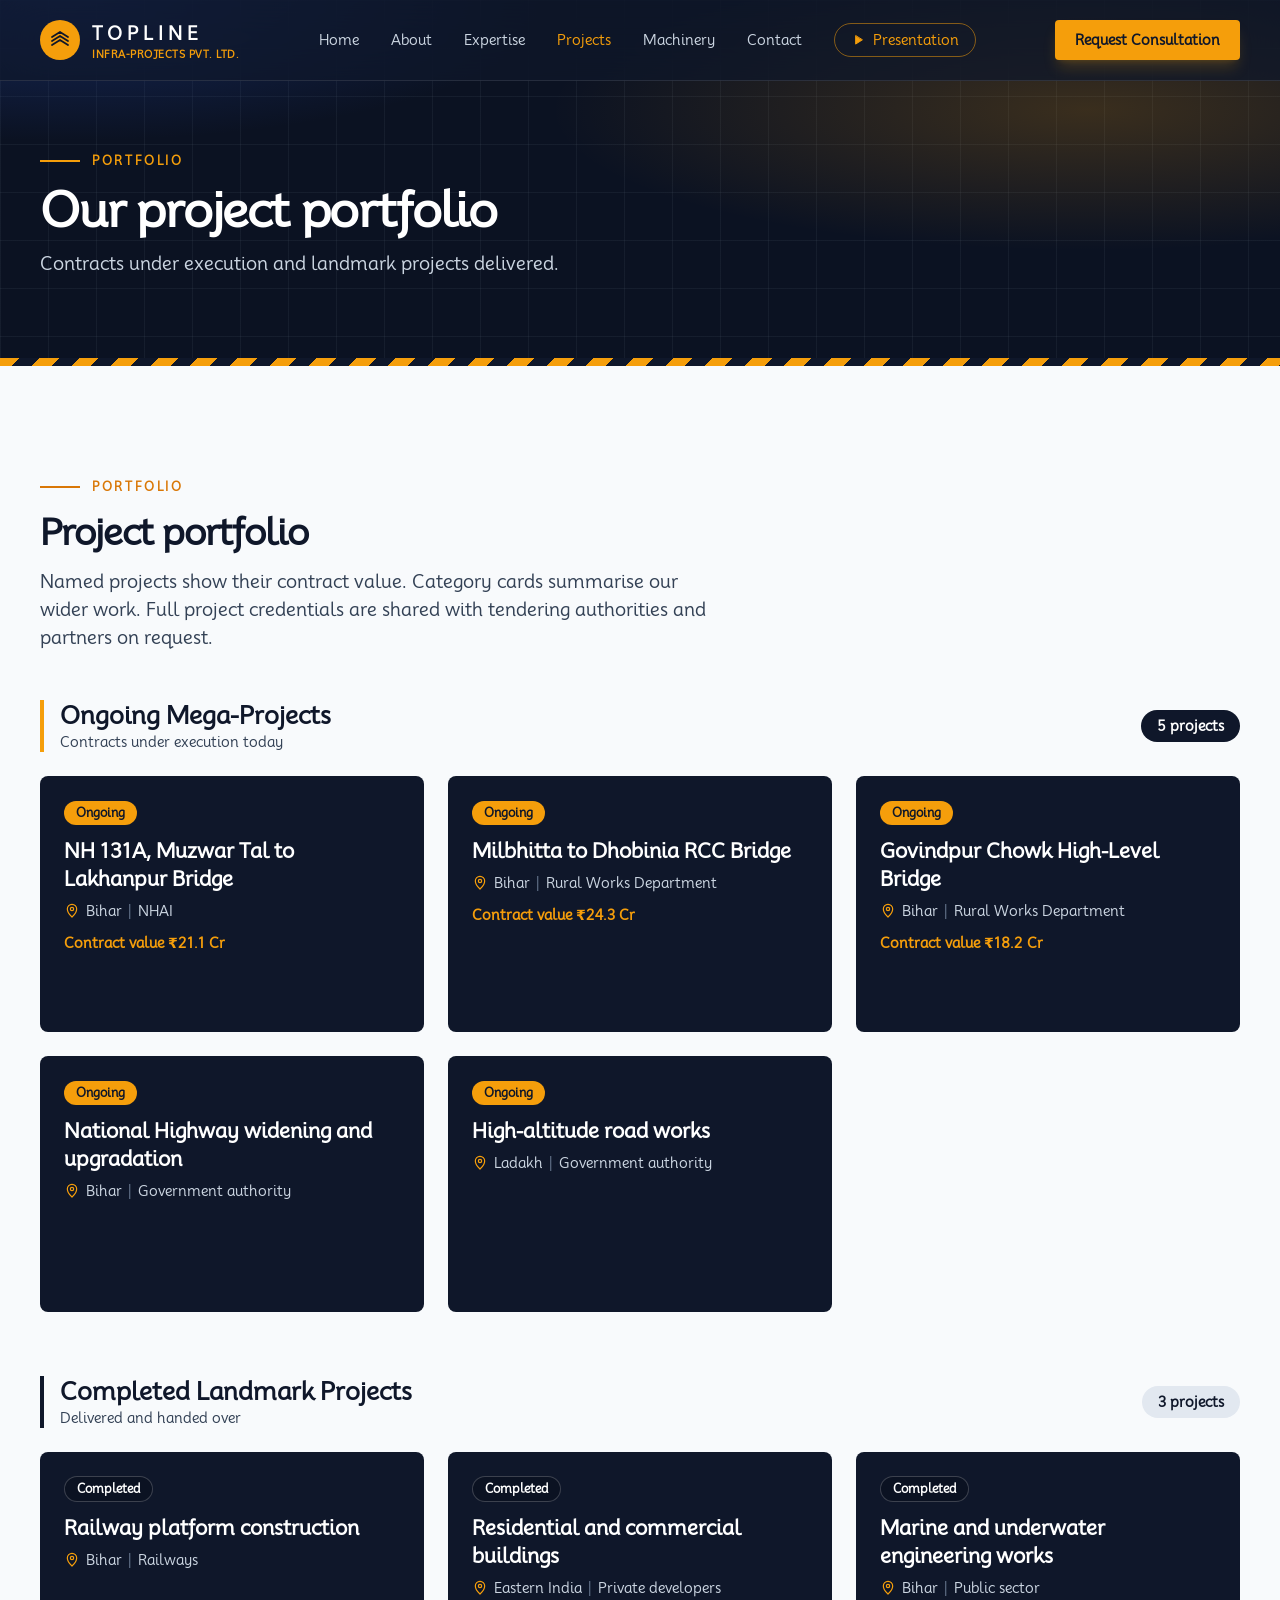
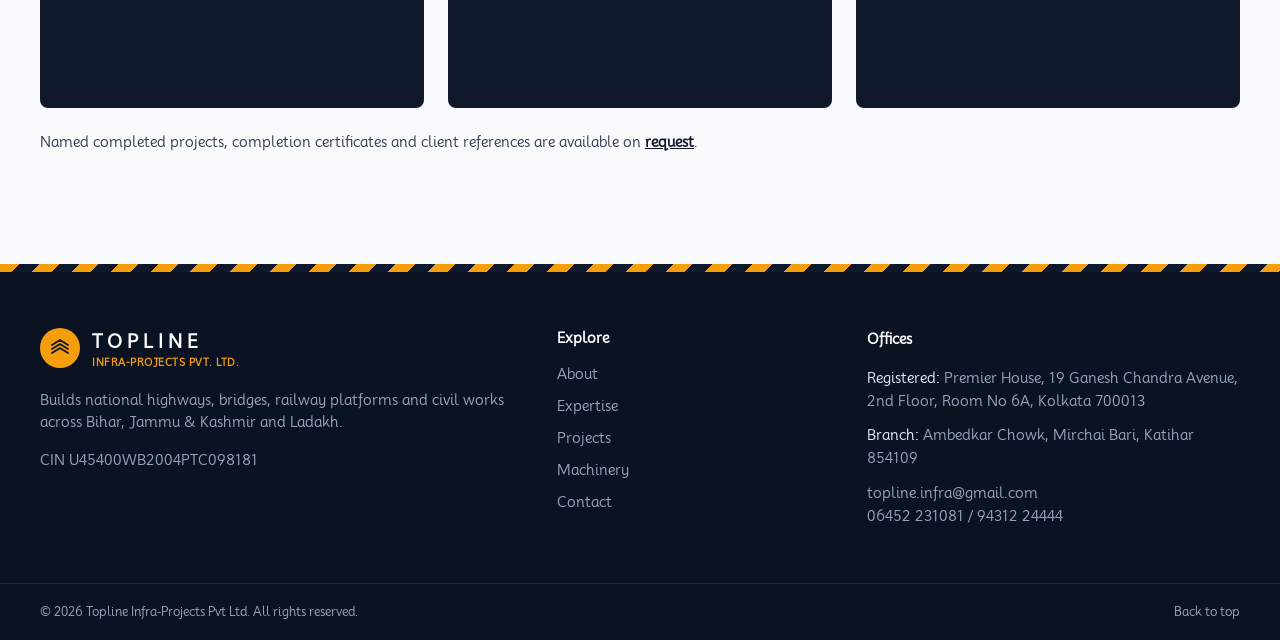
<file: projects.html>
<!DOCTYPE html>
<html lang="en" class="scroll-smooth">
<head>
<meta charset="UTF-8">
<meta name="viewport" content="width=device-width, initial-scale=1, viewport-fit=cover">
<meta name="theme-color" content="#0F172A">
<title>Projects | Topline Infra-Projects</title>
<meta name="description" content="Ongoing and completed highway, bridge, railway and building projects.">
<link rel="stylesheet" href="https://fonts.googleapis.com/css2?family=Mooli&display=swap">
<link rel="stylesheet" href="assets/style.css">
</head>
<body class="font-sans text-slate-700 bg-slate-50 antialiased">
<svg xmlns="http://www.w3.org/2000/svg" class="hidden" aria-hidden="true">
  <defs>
    <symbol id="i-menu" viewBox="0 0 24 24"><path d="M4 6h16M4 12h16M4 18h16"/></symbol>
    <symbol id="i-x" viewBox="0 0 24 24"><path d="M18 6 6 18M6 6l12 12"/></symbol>
    <symbol id="i-arrow" viewBox="0 0 24 24"><path d="M5 12h14M13 6l6 6-6 6"/></symbol>
    <symbol id="i-play" viewBox="0 0 24 24"><circle cx="12" cy="12" r="10"/><path d="m10 8 6 4-6 4z"/></symbol>
    <symbol id="i-road" viewBox="0 0 24 24"><path d="M4 19 8 5M20 19 16 5M12 6v2M12 11v2M12 16v2"/></symbol>
    <symbol id="i-bridge" viewBox="0 0 24 24"><path d="M2 18h20M5 18V9M19 18V9M5 9c3 5 11 5 14 0M9 14v4M15 14v4M12 15v3"/></symbol>
    <symbol id="i-factory" viewBox="0 0 24 24"><path d="M2 20V8l6 4V8l6 4V5h4v15zM6 16h2M11 16h2M16 16h2"/></symbol>
    <symbol id="i-shield" viewBox="0 0 24 24"><path d="M12 3 4 6v6c0 5 3.5 8 8 9 4.5-1 8-4 8-9V6z"/><path d="m9 12 2 2 4-4"/></symbol>
    <symbol id="i-check" viewBox="0 0 24 24"><path d="m5 12 5 5 9-10"/></symbol>
    <symbol id="i-pin" viewBox="0 0 24 24"><path d="M12 21s7-6.2 7-12a7 7 0 0 0-14 0c0 5.8 7 12 7 12z"/><circle cx="12" cy="9" r="2.5"/></symbol>
    <symbol id="i-phone" viewBox="0 0 24 24"><path d="M5 4h4l2 5-2.5 1.5a11 11 0 0 0 5 5L15 13l5 2v4a2 2 0 0 1-2 2A16 16 0 0 1 3 6a2 2 0 0 1 2-2z"/></symbol>
    <symbol id="i-mail" viewBox="0 0 24 24"><rect x="3" y="5" width="18" height="14" rx="2"/><path d="m3 7 9 6 9-6"/></symbol>
    <symbol id="i-clock" viewBox="0 0 24 24"><circle cx="12" cy="12" r="9"/><path d="M12 7v5l3 2"/></symbol>
    <symbol id="i-file" viewBox="0 0 24 24"><path d="M14 3H6a1 1 0 0 0-1 1v16a1 1 0 0 0 1 1h12a1 1 0 0 0 1-1V8zM14 3v5h5M9 13h6M9 17h6"/></symbol>
    <symbol id="i-key" viewBox="0 0 24 24"><circle cx="8" cy="15" r="4"/><path d="m11 12 9-9M16 7l3 3"/></symbol>
  <symbol id="i-leaf" viewBox="0 0 24 24"><path d="M5 19c0-8 5-14 15-14 0 10-6 15-14 15M5 19l8-8"/></symbol><symbol id="i-rail" viewBox="0 0 24 24"><path d="M7 3h10l1 13H6zM6 10h12M9 20l-2 2M15 20l2 2M9 16h.01M15 16h.01"/></symbol><symbol id="i-playS" viewBox="0 0 24 24"><path d="M8 5v14l11-7z" fill="currentColor"/></symbol><symbol id="i-pause" viewBox="0 0 24 24"><path d="M8 5v14M16 5v14"/></symbol><symbol id="i-prev" viewBox="0 0 24 24"><path d="M19 5v14L8 12zM5 5v14"/></symbol><symbol id="i-next" viewBox="0 0 24 24"><path d="M5 5v14l11-7zM19 5v14"/></symbol><symbol id="i-vol" viewBox="0 0 24 24"><path d="M4 9v6h4l5 4V5L8 9zM16 8a5 5 0 0 1 0 8"/></symbol><symbol id="i-mute" viewBox="0 0 24 24"><path d="M4 9v6h4l5 4V5L8 9zM17 9l4 6M21 9l-4 6"/></symbol><symbol id="i-full" viewBox="0 0 24 24"><path d="M4 9V4h5M20 9V4h-5M4 15v5h5M20 15v5h-5"/></symbol><symbol id="i-stack" viewBox="0 0 24 24"><path d="m4 9 8-5 8 5M4 13l8-5 8 5M4 17l8-5 8 5"/></symbol><symbol id="i-user" viewBox="0 0 24 24"><circle cx="12" cy="8" r="4"/><path d="M4 21c0-4 4-6 8-6s8 2 8 6"/></symbol>
  </defs>
</svg>
<header id="top" class="fixed inset-x-0 top-0 z-50 border-b border-white/10 bg-navy-900/70 backdrop-blur-xl" style="padding-top:env(safe-area-inset-top,0px)">
  <div class="mx-auto flex h-16 max-w-site items-center justify-between px-5 lg:h-20 lg:px-10">
    <a href="index.html" class="flex items-center gap-3 text-white" aria-label="Topline Infra-Projects home">
      <span class="grid h-10 w-10 place-items-center rounded-full bg-amber-500 text-navy-900"><svg class="h-6 w-6" fill="none" stroke="currentColor" stroke-width="1.8" stroke-linecap="round" stroke-linejoin="round"><use href="#i-stack"/></svg></span>
      <span class="leading-tight"><span class="block text-lg font-extrabold tracking-[.28em]">TOPLINE</span><span class="block text-[10px] font-semibold tracking-wider text-amber-500">INFRA-PROJECTS PVT. LTD.</span></span>
    </a>
    <nav class="hidden items-center gap-8 text-sm font-medium text-slate-300 lg:flex" aria-label="Primary">
      <a class="nav-link transition hover:text-white" href="index.html">Home</a>
      <a class="nav-link transition hover:text-white" href="about.html">About</a>
      <a class="nav-link transition hover:text-white" href="expertise.html">Expertise</a>
      <a class="nav-link transition text-amber-500" href="projects.html">Projects</a>
      <a class="nav-link transition hover:text-white" href="machinery.html">Machinery</a>
      <a class="nav-link transition hover:text-white" href="contact.html">Contact</a>
      <button id="deckBtn" class="inline-flex items-center gap-2 rounded-full border border-amber-500/50 px-4 py-1.5 text-amber-500 transition hover:bg-amber-500 hover:text-navy-900"><svg class="h-3.5 w-3.5" fill="none" stroke="currentColor" stroke-width="1.7" stroke-linecap="round" stroke-linejoin="round"><use href="#i-playS"/></svg>Presentation</button>
    </nav>
    <div class="flex items-center gap-3">
      <a href="contact.html" class="hidden rounded bg-amber-500 px-5 py-2.5 text-sm font-bold text-navy-900 shadow-lg shadow-amber-500/20 transition hover:bg-amber-600 hover:text-white sm:inline-block">Request Consultation</a>
      <button id="menuBtn" class="grid h-10 w-10 place-items-center rounded border border-white/20 text-white lg:hidden" aria-label="Open menu" aria-expanded="false" aria-controls="mobileMenu">
        <svg id="iconOpen" class="h-5 w-5" fill="none" stroke="currentColor" stroke-width="2" stroke-linecap="round" stroke-linejoin="round"><use href="#i-menu"/></svg>
        <svg id="iconClose" class="hidden h-5 w-5" fill="none" stroke="currentColor" stroke-width="2" stroke-linecap="round" stroke-linejoin="round"><use href="#i-x"/></svg>
      </button>
    </div>
  </div>
  <div id="mobileMenu" class="hidden max-h-[calc(100dvh-4rem)] overflow-y-auto border-t border-white/10 bg-navy-900/95 lg:hidden">
    <nav class="mx-auto flex max-w-site flex-col px-5 py-3" aria-label="Mobile">
      <a class="m-link border-b border-white/5 py-3 text-slate-200" href="index.html">Home</a>
      <a class="m-link border-b border-white/5 py-3 text-slate-200" href="about.html">About</a>
      <a class="m-link border-b border-white/5 py-3 text-slate-200" href="expertise.html">Expertise</a>
      <a class="m-link border-b border-white/5 py-3 text-slate-200" href="projects.html">Projects</a>
      <a class="m-link border-b border-white/5 py-3 text-slate-200" href="machinery.html">Machinery</a>
      <a class="m-link py-3 text-slate-200" href="contact.html">Contact</a>
      <button id="deckBtnM" class="m-link border-b border-white/5 py-3 text-left font-semibold text-amber-500">Watch the narrated presentation</button>
      <a href="contact.html" class="m-link my-3 rounded bg-amber-500 px-5 py-3 text-center font-bold text-navy-900">Request Consultation</a>
    </nav>
  </div>
</header>
<main>
<section class="hero page-hero blueprint relative overflow-hidden bg-navy-950 text-white"><div class="glow" aria-hidden="true"></div><div class="relative mx-auto max-w-site px-5 lg:px-10"><p class="eyebrow">Portfolio</p><h1 class="text-4xl font-black sm:text-5xl">Our project portfolio</h1><p class="mt-4 max-w-2xl text-lg text-slate-300">Contracts under execution and landmark projects delivered.</p></div><div class="hazard absolute inset-x-0 bottom-0" aria-hidden="true"></div></section><section id="projects" class="py-20 lg:py-28">
  <div class="mx-auto max-w-site px-5 lg:px-10">
    <div class="flex flex-col justify-between gap-6 md:flex-row md:items-end">
      <div class="max-w-2xl">
        <p class="eyebrow">Portfolio</p><h2 class="text-3xl font-extrabold tracking-tight text-navy-900 sm:text-4xl">Project portfolio</h2>
        <p class="mt-4 text-lg">Named projects show their contract value. Category cards summarise our wider work. Full project credentials are shared with tendering authorities and partners on request.</p>
      </div>
      </div>
    <div class="mt-12">
      <div class="flex items-center justify-between gap-4 border-l-4 border-amber-500 pl-4">
        <div><h3 class="text-2xl font-bold text-navy-900">Ongoing Mega-Projects</h3><p class="text-sm">Contracts under execution today</p></div>
        <span id="cntOngoing" class="rounded-full bg-navy-900 px-4 py-1.5 text-sm font-bold text-white"></span>
      </div>
      <div class="mt-6 grid gap-6 sm:grid-cols-2 xl:grid-cols-3" id="gridOngoing"></div>
    </div>
    <div class="mt-16">
      <div class="flex items-center justify-between gap-4 border-l-4 border-navy-900 pl-4">
        <div><h3 class="text-2xl font-bold text-navy-900">Completed Landmark Projects</h3><p class="text-sm">Delivered and handed over</p></div>
        <span id="cntCompleted" class="rounded-full bg-slate-200 px-4 py-1.5 text-sm font-bold text-navy-900"></span>
      </div>
      <div class="mt-6 grid gap-6 sm:grid-cols-2 xl:grid-cols-3" id="gridCompleted"></div>
      <p class="mt-6 text-sm">Named completed projects, completion certificates and client references are available on <a href="contact.html" class="font-semibold text-navy-900 underline hover:text-amber-600">request</a>.</p>
    </div>
  </div>
</section>
</main>
<footer class="bg-navy-950 text-sm text-slate-400">
  <div class="hazard" aria-hidden="true"></div>
  <div class="mx-auto grid max-w-site gap-10 px-5 py-14 lg:grid-cols-12 lg:px-10">
    <div class="lg:col-span-5">
      <div class="flex items-center gap-3 text-white"><span class="grid h-10 w-10 place-items-center rounded-full bg-amber-500 text-navy-900"><svg class="h-6 w-6" fill="none" stroke="currentColor" stroke-width="1.8" stroke-linecap="round" stroke-linejoin="round"><use href="#i-stack"/></svg></span><span class="leading-tight"><span class="block text-lg font-extrabold tracking-[.28em]">TOPLINE</span><span class="block text-[10px] font-semibold tracking-wider text-amber-500">INFRA-PROJECTS PVT. LTD.</span></span></div>
      <p class="mt-5 max-w-sm leading-relaxed">Builds national highways, bridges, railway platforms and civil works across Bihar, Jammu &amp; Kashmir and Ladakh.</p>
      <p class="mt-4">CIN U45400WB2004PTC098181</p>
    </div>
    <div class="lg:col-span-3">
      <p class="font-semibold text-white">Explore</p>
      <ul class="mt-4 space-y-3"><li><a class="hover:text-amber-500" href="about.html">About</a></li><li><a class="hover:text-amber-500" href="expertise.html">Expertise</a></li><li><a class="hover:text-amber-500" href="projects.html">Projects</a></li><li><a class="hover:text-amber-500" href="machinery.html">Machinery</a></li><li><a class="hover:text-amber-500" href="contact.html">Contact</a></li></ul>
    </div>
    <address class="not-italic leading-relaxed lg:col-span-4">
      <p class="font-semibold text-white">Offices</p>
      <p class="mt-4"><span class="text-slate-200">Registered:</span> Premier House, 19 Ganesh Chandra Avenue, 2nd Floor, Room No 6A, Kolkata 700013</p>
      <p class="mt-3"><span class="text-slate-200">Branch:</span> Ambedkar Chowk, Mirchai Bari, Katihar 854109</p>
      <p class="mt-3"><a class="hover:text-amber-500" href="mailto:topline.infra@gmail.com">topline.infra@gmail.com</a><br><a class="hover:text-amber-500" href="tel:+916452231081">06452 231081</a> / <a class="hover:text-amber-500" href="tel:+919431224444">94312 24444</a></p>
    </address>
  </div>
  <div class="border-t border-white/10 py-5"><div class="mx-auto flex max-w-site flex-col justify-between gap-2 px-5 text-xs sm:flex-row lg:px-10"><p>&copy; <span id="yr"></span> Topline Infra-Projects Pvt Ltd. All rights reserved.</p><a href="#top" class="hover:text-amber-500">Back to top</a></div></div>
</footer>
<div id="mobileBar" class="fixed inset-x-0 bottom-0 z-40 grid grid-cols-[auto_1fr] gap-3 border-t border-white/10 bg-navy-900/90 px-4 pt-3 backdrop-blur-xl transition-transform duration-300 lg:hidden" style="padding-bottom:calc(.75rem + env(safe-area-inset-bottom,0px))">
  <a href="tel:+919431224444" class="flex min-h-[48px] items-center justify-center gap-2 rounded border border-white/30 px-5 font-semibold text-white"><svg class="h-5 w-5" fill="none" stroke="currentColor" stroke-width="2" stroke-linecap="round" stroke-linejoin="round"><use href="#i-phone"/></svg>Call</a>
  <a href="contact.html" class="flex min-h-[48px] items-center justify-center rounded bg-amber-500 px-3 text-sm font-bold text-navy-900">Request Consultation</a>
</div>
<!-- Presentation mode -->
<div id="deck" tabindex="-1" role="dialog" aria-modal="true" aria-label="Narrated company presentation" aria-hidden="true">
  <div class="dk-bg" aria-hidden="true"></div><div class="dk-orb a" aria-hidden="true"></div><div class="dk-orb b" aria-hidden="true"></div>
  <div class="dk-top"><div class="dk-brand"><i><svg class="dk-bi" fill="none" stroke="currentColor" stroke-width="1.7" stroke-linecap="round" stroke-linejoin="round"><use href="#i-stack"/></svg></i>TOPLINE</div><div class="dk-tr"><span class="dk-count" id="dkCount">01 / 12</span><button class="dk-b sm txt" id="dkCC" aria-pressed="false" aria-label="Captions">CC</button><button class="dk-b sm txt" id="dkVoicePick" aria-label="Change voice">Voice</button><div class="dk-toast" id="dkToast" role="status"></div><button class="dk-b sm" id="dkClose" aria-label="Close presentation"><svg class="dk-ic" fill="none" stroke="currentColor" stroke-width="1.7" stroke-linecap="round" stroke-linejoin="round"><use href="#i-x"/></svg></button></div></div>
  <div class="dk-stage" id="dkStage">
<section class="dk-slide " data-tr="zoom" data-say="Welcome to Topline Infra-Projects Private Limited. We are a civil engineering and infrastructure company, headquartered in Kolkata, with a branch office in Katihar, Bihar. Since two thousand four, our teams have built national highways, bridges and railway infrastructure. Over the next few minutes, this presentation will walk you through who we are, what we build, where we work, and why public authorities trust us with large contracts."><div><p class="dk-k a" style="--i:0">Corporate presentation</p><h2 class="dk-h dk-xl a" style="--i:1">Building the corridors a <em>nation moves on.</em></h2><p class="dk-p a" style="--i:2">Topline Infra-Projects Private Limited. Highways, bridges and railway works, executed by our own teams since 2004.</p><div class="dk-chips a" style="--i:3"><span>Kolkata</span><span>Katihar</span><span>Bihar</span><span>Jammu &amp; Kashmir</span><span>Ladakh</span></div></div>
<div class="dk-vis a pop" style="--i:2"><svg viewBox="0 0 520 380" class="dk-svg" aria-hidden="true"><circle class="dk-sun" cx="260" cy="150" r="64" fill="#F59E0B" opacity=".22"/><circle cx="260" cy="150" r="34" fill="#F59E0B"/><path d="M0 206 110 152 200 192 300 134 400 184 520 150V380H0z" fill="#16213b"/><path d="M0 380V212h520v168z" fill="#0B1222"/><g stroke="#94A3B8" stroke-width="1.5" fill="none"><path d="M120 212V116M400 212V116"/><path d="M120 116 40 212M120 116 200 212M120 116 80 212M120 116 160 212M400 116 320 212M400 116 480 212M400 116 360 212M400 116 440 212"/></g><path d="M245 212h30L470 380H50z" fill="#334155"/><path d="M245 212 50 380M275 212 470 380" stroke="#cbd5e1" stroke-width="2"/><path class="dk-dash" d="M260 216V380" stroke="#F59E0B" stroke-width="6" stroke-dasharray="16 20" fill="none"/></svg></div></section>
<section class="dk-slide " data-tr="slide" data-say="Topline was incorporated on the twenty-fourth of March, two thousand four, which makes us more than twenty-two years old. The company is promoted by Saurav Kumar Agarwal, our Managing Director, and Gaurav Kumar Agarwal, our Director. Our registered office is in Kolkata, and our branch office in Katihar keeps us close to our Bihar work sites. As of December two thousand twenty-four, we hold a B B B plus credit rating and an order book of six hundred seventy-six crore rupees."><div><p class="dk-k a" style="--i:0">Who we are</p><h2 class="dk-h a" style="--i:1">More than two decades of civil engineering, led from Kolkata.</h2><p class="dk-p a" style="--i:2">Promoted by Saurav Kumar Agarwal (Managing Director) and Gaurav Kumar Agarwal (Director).</p><p class="dk-big a" style="--i:3"><b data-count="22" data-suf="+">0</b><span>years since incorporation</span></p></div>
<div class="dk-vis"><ol class="dk-tl"><li class="a" style="--i:2"><em>2004</em><b>Incorporated</b><span>24 March, Kolkata, West Bengal</span></li><li class="a" style="--i:4"><em>Dec 2024</em><b>Rated and growing</b><span>Acuité BBB+ rating, ₹676 Cr order book</span></li><li class="a" style="--i:6"><em>Today</em><b>18 live orders</b><span>Kolkata registered office, Katihar branch office</span></li></ol></div></section>
<section class="dk-slide " data-tr="wipe" data-say="We build in four disciplines. First, roads and national highways, including widening, upgradation, improvement and maintenance. Second, bridges and flyovers, with R C C and high-level bridges and their approaches. Third, railway platforms and station-area civil works, delivered around live operations. And fourth, buildings and underwater engineering, from residential and commercial construction to marine and underwater works. All four are run by the same engineers, equipment and quality system."><div><p class="dk-k a" style="--i:0">What we build</p><h2 class="dk-h a" style="--i:1">Four disciplines, one delivery team.</h2><p class="dk-p a" style="--i:2">The same engineers, equipment and quality system stand behind every contract.</p></div><div class="dk-vis"><div class="dk-tiles"><div class="dk-tile a" style="--i:2"><span class="dk-tic"><svg class="dk-ic" fill="none" stroke="currentColor" stroke-width="1.7" stroke-linecap="round" stroke-linejoin="round"><use href="#i-road"/></svg></span><h3>Roads &amp; Highways</h3><p>Widening, upgradation, maintenance</p></div><div class="dk-tile a" style="--i:3"><span class="dk-tic"><svg class="dk-ic" fill="none" stroke="currentColor" stroke-width="1.7" stroke-linecap="round" stroke-linejoin="round"><use href="#i-bridge"/></svg></span><h3>Bridges &amp; Flyovers</h3><p>RCC and high-level bridges</p></div><div class="dk-tile a" style="--i:4"><span class="dk-tic"><svg class="dk-ic" fill="none" stroke="currentColor" stroke-width="1.7" stroke-linecap="round" stroke-linejoin="round"><use href="#i-rail"/></svg></span><h3>Railway Platforms</h3><p>Station-area civil works</p></div><div class="dk-tile a" style="--i:5"><span class="dk-tic"><svg class="dk-ic" fill="none" stroke="currentColor" stroke-width="1.7" stroke-linecap="round" stroke-linejoin="round"><use href="#i-factory"/></svg></span><h3>Buildings &amp; Underwater</h3><p>Residential, commercial, marine</p></div></div></div></section>
<section class="dk-slide " data-tr="zoom" data-say="Here is our scale. Since inception, we have been awarded contracts worth eight hundred twenty-nine crore rupees. Of that, six hundred seventy-six crore rupees of work is still outstanding in our order book, as of September two thousand twenty-four. We have eighteen orders under execution right now, and four new projects where we are the lowest bidder. That gives our teams and machinery a full pipeline of work."><div><p class="dk-k a" style="--i:0">Scale</p><h2 class="dk-h a" style="--i:1">A pipeline that keeps every crew and machine working.</h2><p class="dk-p a" style="--i:2">Order book and awards as disclosed by Acuité Ratings &amp; Research.</p></div><div class="dk-vis"><div class="dk-bars"><div class="dk-brow a" style="--i:2"><div class="dk-bt"><span>Awarded since inception<small>All contracts</small></span><b data-count="829" data-dec="0" data-pre="₹" data-suf=" Cr">0</b></div><div class="dk-bar" style="--w:100%;--i:2"><i></i></div></div><div class="dk-brow a" style="--i:3"><div class="dk-bt"><span>Outstanding order book<small>September 2024</small></span><b data-count="676" data-dec="0" data-pre="₹" data-suf=" Cr">0</b></div><div class="dk-bar" style="--w:81.5%;--i:3"><i></i></div></div><div class="dk-brow a" style="--i:4"><div class="dk-bt"><span>Orders under execution<small>Plus 4 new L1 projects (dashed)</small></span><b data-count="18">0</b></div><div class="dk-dots" data-dots="18" data-extra="4"></div></div></div></div></section>
<section class="dk-slide " data-tr="slide" data-say="These are some of our ongoing bridge projects. On National Highway one thirty-one A, we are building the Muzwar Tal to Lakhanpur bridge for N H A I, a contract worth twenty-one point one crore rupees. In Bihar, for the Rural Works Department, we are building the Milbhitta to Dhobinia R C C bridge, valued at twenty-four point three crore, and the Govindpur Chowk high-level bridge, valued at eighteen point two crore. Alongside these, we continue highway widening in Bihar and road works in high-altitude terrain."><div><p class="dk-k a" style="--i:0">Ongoing mega-projects</p><h2 class="dk-h a" style="--i:1">Bridges under construction today.</h2><p class="dk-p a" style="--i:2">Alongside highway widening in Bihar and high-altitude road works.</p></div><div class="dk-vis"><div class="dk-bars"><div class="dk-brow a" style="--i:2"><div class="dk-bt"><span>Milbhitta to Dhobinia RCC Bridge<small>Rural Works Department, Bihar</small></span><b data-count="24.3" data-dec="1" data-pre="₹" data-suf=" Cr">0</b></div><div class="dk-bar" style="--w:100%;--i:2"><i></i></div></div><div class="dk-brow a" style="--i:3"><div class="dk-bt"><span>NH 131A, Muzwar Tal to Lakhanpur Bridge<small>NHAI, Bihar</small></span><b data-count="21.1" data-dec="1" data-pre="₹" data-suf=" Cr">0</b></div><div class="dk-bar" style="--w:86.8%;--i:3"><i></i></div></div><div class="dk-brow a" style="--i:4"><div class="dk-bt"><span>Govindpur Chowk High-Level Bridge<small>Rural Works Department, Bihar</small></span><b data-count="18.2" data-dec="1" data-pre="₹" data-suf=" Cr">0</b></div><div class="dk-bar" style="--w:74.9%;--i:4"><i></i></div></div></div></div></section>
<section class="dk-slide " data-tr="wipe" data-say="Our management, tendering and finance are based in Kolkata. Our branch office in Katihar coordinates day-to-day work across Bihar, which is our core project state. For high-altitude road construction, we also work in Jammu and Kashmir and Ladakh, where short working seasons demand careful planning and ready equipment. This mix lets us bid for work across plains, rivers and mountains."><div><p class="dk-k a" style="--i:0">Footprint</p><h2 class="dk-h a" style="--i:1">From the Gangetic plains to the high Himalaya.</h2><p class="dk-p a" style="--i:2">Kolkata for management and tendering. Katihar for site coordination. Bihar as the core state, with high-altitude works in Jammu &amp; Kashmir and Ladakh.</p></div>
<div class="dk-vis a pop" style="--i:2"><svg viewBox="0 0 460 360" class="dk-svg" aria-hidden="true"><g fill="#475569" opacity=".5"><circle cx="20" cy="20" r="1.6"/><circle cx="20" cy="50" r="1.6"/><circle cx="20" cy="80" r="1.6"/><circle cx="20" cy="110" r="1.6"/><circle cx="20" cy="140" r="1.6"/><circle cx="20" cy="170" r="1.6"/><circle cx="20" cy="200" r="1.6"/><circle cx="20" cy="230" r="1.6"/><circle cx="20" cy="260" r="1.6"/><circle cx="20" cy="290" r="1.6"/><circle cx="20" cy="320" r="1.6"/><circle cx="20" cy="350" r="1.6"/><circle cx="50" cy="20" r="1.6"/><circle cx="50" cy="50" r="1.6"/><circle cx="50" cy="80" r="1.6"/><circle cx="50" cy="110" r="1.6"/><circle cx="50" cy="140" r="1.6"/><circle cx="50" cy="170" r="1.6"/><circle cx="50" cy="200" r="1.6"/><circle cx="50" cy="230" r="1.6"/><circle cx="50" cy="260" r="1.6"/><circle cx="50" cy="290" r="1.6"/><circle cx="50" cy="320" r="1.6"/><circle cx="50" cy="350" r="1.6"/><circle cx="80" cy="20" r="1.6"/><circle cx="80" cy="50" r="1.6"/><circle cx="80" cy="80" r="1.6"/><circle cx="80" cy="110" r="1.6"/><circle cx="80" cy="140" r="1.6"/><circle cx="80" cy="170" r="1.6"/><circle cx="80" cy="200" r="1.6"/><circle cx="80" cy="230" r="1.6"/><circle cx="80" cy="260" r="1.6"/><circle cx="80" cy="290" r="1.6"/><circle cx="80" cy="320" r="1.6"/><circle cx="80" cy="350" r="1.6"/><circle cx="110" cy="20" r="1.6"/><circle cx="110" cy="50" r="1.6"/><circle cx="110" cy="80" r="1.6"/><circle cx="110" cy="110" r="1.6"/><circle cx="110" cy="140" r="1.6"/><circle cx="110" cy="170" r="1.6"/><circle cx="110" cy="200" r="1.6"/><circle cx="110" cy="230" r="1.6"/><circle cx="110" cy="260" r="1.6"/><circle cx="110" cy="290" r="1.6"/><circle cx="110" cy="320" r="1.6"/><circle cx="110" cy="350" r="1.6"/><circle cx="140" cy="20" r="1.6"/><circle cx="140" cy="50" r="1.6"/><circle cx="140" cy="80" r="1.6"/><circle cx="140" cy="110" r="1.6"/><circle cx="140" cy="140" r="1.6"/><circle cx="140" cy="170" r="1.6"/><circle cx="140" cy="200" r="1.6"/><circle cx="140" cy="230" r="1.6"/><circle cx="140" cy="260" r="1.6"/><circle cx="140" cy="290" r="1.6"/><circle cx="140" cy="320" r="1.6"/><circle cx="140" cy="350" r="1.6"/><circle cx="170" cy="20" r="1.6"/><circle cx="170" cy="50" r="1.6"/><circle cx="170" cy="80" r="1.6"/><circle cx="170" cy="110" r="1.6"/><circle cx="170" cy="140" r="1.6"/><circle cx="170" cy="170" r="1.6"/><circle cx="170" cy="200" r="1.6"/><circle cx="170" cy="230" r="1.6"/><circle cx="170" cy="260" r="1.6"/><circle cx="170" cy="290" r="1.6"/><circle cx="170" cy="320" r="1.6"/><circle cx="170" cy="350" r="1.6"/><circle cx="200" cy="20" r="1.6"/><circle cx="200" cy="50" r="1.6"/><circle cx="200" cy="80" r="1.6"/><circle cx="200" cy="110" r="1.6"/><circle cx="200" cy="140" r="1.6"/><circle cx="200" cy="170" r="1.6"/><circle cx="200" cy="200" r="1.6"/><circle cx="200" cy="230" r="1.6"/><circle cx="200" cy="260" r="1.6"/><circle cx="200" cy="290" r="1.6"/><circle cx="200" cy="320" r="1.6"/><circle cx="200" cy="350" r="1.6"/><circle cx="230" cy="20" r="1.6"/><circle cx="230" cy="50" r="1.6"/><circle cx="230" cy="80" r="1.6"/><circle cx="230" cy="110" r="1.6"/><circle cx="230" cy="140" r="1.6"/><circle cx="230" cy="170" r="1.6"/><circle cx="230" cy="200" r="1.6"/><circle cx="230" cy="230" r="1.6"/><circle cx="230" cy="260" r="1.6"/><circle cx="230" cy="290" r="1.6"/><circle cx="230" cy="320" r="1.6"/><circle cx="230" cy="350" r="1.6"/><circle cx="260" cy="20" r="1.6"/><circle cx="260" cy="50" r="1.6"/><circle cx="260" cy="80" r="1.6"/><circle cx="260" cy="110" r="1.6"/><circle cx="260" cy="140" r="1.6"/><circle cx="260" cy="170" r="1.6"/><circle cx="260" cy="200" r="1.6"/><circle cx="260" cy="230" r="1.6"/><circle cx="260" cy="260" r="1.6"/><circle cx="260" cy="290" r="1.6"/><circle cx="260" cy="320" r="1.6"/><circle cx="260" cy="350" r="1.6"/><circle cx="290" cy="20" r="1.6"/><circle cx="290" cy="50" r="1.6"/><circle cx="290" cy="80" r="1.6"/><circle cx="290" cy="110" r="1.6"/><circle cx="290" cy="140" r="1.6"/><circle cx="290" cy="170" r="1.6"/><circle cx="290" cy="200" r="1.6"/><circle cx="290" cy="230" r="1.6"/><circle cx="290" cy="260" r="1.6"/><circle cx="290" cy="290" r="1.6"/><circle cx="290" cy="320" r="1.6"/><circle cx="290" cy="350" r="1.6"/><circle cx="320" cy="20" r="1.6"/><circle cx="320" cy="50" r="1.6"/><circle cx="320" cy="80" r="1.6"/><circle cx="320" cy="110" r="1.6"/><circle cx="320" cy="140" r="1.6"/><circle cx="320" cy="170" r="1.6"/><circle cx="320" cy="200" r="1.6"/><circle cx="320" cy="230" r="1.6"/><circle cx="320" cy="260" r="1.6"/><circle cx="320" cy="290" r="1.6"/><circle cx="320" cy="320" r="1.6"/><circle cx="320" cy="350" r="1.6"/><circle cx="350" cy="20" r="1.6"/><circle cx="350" cy="50" r="1.6"/><circle cx="350" cy="80" r="1.6"/><circle cx="350" cy="110" r="1.6"/><circle cx="350" cy="140" r="1.6"/><circle cx="350" cy="170" r="1.6"/><circle cx="350" cy="200" r="1.6"/><circle cx="350" cy="230" r="1.6"/><circle cx="350" cy="260" r="1.6"/><circle cx="350" cy="290" r="1.6"/><circle cx="350" cy="320" r="1.6"/><circle cx="350" cy="350" r="1.6"/><circle cx="380" cy="20" r="1.6"/><circle cx="380" cy="50" r="1.6"/><circle cx="380" cy="80" r="1.6"/><circle cx="380" cy="110" r="1.6"/><circle cx="380" cy="140" r="1.6"/><circle cx="380" cy="170" r="1.6"/><circle cx="380" cy="200" r="1.6"/><circle cx="380" cy="230" r="1.6"/><circle cx="380" cy="260" r="1.6"/><circle cx="380" cy="290" r="1.6"/><circle cx="380" cy="320" r="1.6"/><circle cx="380" cy="350" r="1.6"/><circle cx="410" cy="20" r="1.6"/><circle cx="410" cy="50" r="1.6"/><circle cx="410" cy="80" r="1.6"/><circle cx="410" cy="110" r="1.6"/><circle cx="410" cy="140" r="1.6"/><circle cx="410" cy="170" r="1.6"/><circle cx="410" cy="200" r="1.6"/><circle cx="410" cy="230" r="1.6"/><circle cx="410" cy="260" r="1.6"/><circle cx="410" cy="290" r="1.6"/><circle cx="410" cy="320" r="1.6"/><circle cx="410" cy="350" r="1.6"/><circle cx="440" cy="20" r="1.6"/><circle cx="440" cy="50" r="1.6"/><circle cx="440" cy="80" r="1.6"/><circle cx="440" cy="110" r="1.6"/><circle cx="440" cy="140" r="1.6"/><circle cx="440" cy="170" r="1.6"/><circle cx="440" cy="200" r="1.6"/><circle cx="440" cy="230" r="1.6"/><circle cx="440" cy="260" r="1.6"/><circle cx="440" cy="290" r="1.6"/><circle cx="440" cy="320" r="1.6"/><circle cx="440" cy="350" r="1.6"/></g><path class="dk-link d1" d="M345 300 322 222" /><path class="dk-link d2" d="M322 222 260 202" /><path class="dk-link d3 dash" d="M260 202C200 160 160 110 128 74" /><path class="dk-link d4 dash" d="M260 202C240 140 232 90 214 50" /><g class="dk-node n1"><circle cx="345" cy="300" r="10" fill="#F59E0B"/><circle class="pulse" cx="345" cy="300" r="10" fill="none" stroke="#F59E0B" stroke-width="2"/><text x="360" y="304">Kolkata (HQ)</text></g><g class="dk-node n2"><circle cx="322" cy="222" r="7" fill="#fff"/><text x="336" y="226">Katihar</text></g><g class="dk-node n3"><circle cx="260" cy="202" r="12" fill="#F59E0B"/><circle class="pulse" cx="260" cy="202" r="12" fill="none" stroke="#F59E0B" stroke-width="2"/><text x="190" y="236">Bihar (core)</text></g><g class="dk-node n4"><circle cx="128" cy="74" r="8" fill="#fff"/><text x="40" y="62">Jammu &amp; Kashmir</text></g><g class="dk-node n5"><circle cx="214" cy="50" r="8" fill="#fff"/><text x="228" y="46">Ladakh</text></g></svg></div></section>
<section class="dk-slide " data-tr="zoom" data-say="What sets us apart is that we own our machinery. Excavators for earthwork, batching plants for controlled concrete, pavers for road surfacing, and cranes for heavy lifting all sit on our own books. Owning rather than leasing means faster mobilisation, direct control over maintenance, and schedules that never depend on a rental vendor’s availability. We carry out the core of every contract with our own engineers and supervisors, and use subcontractors only for semi-skilled and unskilled labour."><div><p class="dk-k a" style="--i:0">Owned fleet</p><h2 class="dk-h a" style="--i:1">We own the machines that build the road.</h2><p class="dk-p a" style="--i:2">Faster mobilisation, direct control of maintenance, and schedules that never wait on a rental vendor.</p><p class="dk-stamp a" style="--i:5">Owned, not leased</p></div><div class="dk-vis"><div class="dk-tiles"><div class="dk-tile a" style="--i:2"><svg class="dk-mach" viewBox="0 0 64 64" fill="none" stroke="currentColor" stroke-width="2" stroke-linecap="round" stroke-linejoin="round"><path d="M6 42h38v8H6zM12 42V28h20v14M32 30l14-18 12 8M46 12l-2 24M12 54a4 4 0 1 0 .1 0M38 54a4 4 0 1 0 .1 0"/></svg><h3>Excavators</h3><p>Earthwork</p></div><div class="dk-tile a" style="--i:3"><svg class="dk-mach" viewBox="0 0 64 64" fill="none" stroke="currentColor" stroke-width="2" stroke-linecap="round" stroke-linejoin="round"><path d="M14 8h22v24l-5 8H19l-5-8zM36 16h16v10H36M20 40v16M30 40v16M8 58h44"/></svg><h3>Batching plants</h3><p>Controlled concrete</p></div><div class="dk-tile a" style="--i:4"><svg class="dk-mach" viewBox="0 0 64 64" fill="none" stroke="currentColor" stroke-width="2" stroke-linecap="round" stroke-linejoin="round"><path d="M6 44h40l8-12h4v12M6 44v8h52v-8M10 32l8-14h12l4 14M14 56a4 4 0 1 0 .1 0M44 56a4 4 0 1 0 .1 0"/></svg><h3>Pavers</h3><p>Road surfacing</p></div><div class="dk-tile a" style="--i:5"><svg class="dk-mach" viewBox="0 0 64 64" fill="none" stroke="currentColor" stroke-width="2" stroke-linecap="round" stroke-linejoin="round"><path d="M20 58V10M20 10l36 12M20 10 4 22M26 12l24 8M50 20v14M46 34h8M12 58h16"/></svg><h3>Cranes</h3><p>Heavy lifting</p></div></div></div></section>
<section class="dk-slide " data-tr="slide" data-say="Our finances are rated independently by Acuite Ratings and Research. Our bank facilities are rated B B B plus for the long term and A two for the short term, with a stable outlook, covering one hundred eighty-nine point five four crore rupees of facilities. Operating revenue stands at two hundred eighty-three point zero eight crore rupees, and profit after tax at twelve point seven eight crore rupees. These are numbers that authorities and partners can verify."><div><p class="dk-k a" style="--i:0">Financial strength</p><h2 class="dk-h a" style="--i:1">Independently rated, built to carry large contracts.</h2><div class="dk-badge a pop" style="--i:3"><b>BBB+ / A2</b><span>Acuité rating, stable outlook</span></div></div><div class="dk-vis"><div class="dk-bars"><div class="dk-brow a" style="--i:2"><div class="dk-bt"><span>Operating revenue<small></small></span><b data-count="283.08" data-dec="2" data-pre="₹" data-suf=" Cr">0</b></div><div class="dk-bar" style="--w:100%;--i:2"><i></i></div></div><div class="dk-brow a" style="--i:3"><div class="dk-bt"><span>Rated bank facilities<small>Long term BBB+, short term A2</small></span><b data-count="189.54" data-dec="2" data-pre="₹" data-suf=" Cr">0</b></div><div class="dk-bar" style="--w:66.9%;--i:3"><i></i></div></div><div class="dk-brow a" style="--i:4"><div class="dk-bt"><span>Profit after tax<small></small></span><b data-count="12.78" data-dec="2" data-pre="₹" data-suf=" Cr">0</b></div><div class="dk-bar" style="--w:4.6%;--i:4"><i></i></div></div></div></div></section>
<section class="dk-slide wide" data-tr="wipe" data-say="Every project follows the same four steps. We begin with tender and survey, studying the bill of quantities and site conditions before we bid. Next comes mobilisation, when our machinery, site offices and material sources move in against an agreed programme. Then execution, run by our own engineers and supervisors. Finally, quality control and handover, where tests, measurements and snag lists are closed out with the authority’s engineer."><div class="dk-head"><p class="dk-k a" style="--i:0">How we deliver</p><h2 class="dk-h a" style="--i:1">Four steps, the same on every site.</h2></div><div class="dk-steps"><i class="dk-line"></i><div class="dk-step a" style="--i:2"><em>01</em><h3>Tender &amp; survey</h3><p>We study the bill of quantities and site conditions before we bid.</p></div><div class="dk-step a" style="--i:3"><em>02</em><h3>Mobilisation</h3><p>Machinery, site offices and material sources move in against an agreed programme.</p></div><div class="dk-step a" style="--i:4"><em>03</em><h3>Execution</h3><p>Our own engineers and supervisors run the work.</p></div><div class="dk-step a" style="--i:5"><em>04</em><h3>Quality &amp; handover</h3><p>Tests, measurements and snag lists are closed out with the authority’s engineer.</p></div></div></section>
<section class="dk-slide " data-tr="zoom" data-say="Safety and quality are built into every work front. On site, every worker is inducted, protective equipment is mandatory, and a safety briefing opens each shift. For quality, we test materials, keep measurement records and take engineer sign-off at each stage. On live roads and railway areas, we use diversion plans, signage and barricading, with extra care at night. And we protect the environment through dust suppression, careful spoil handling and restoration of work sites."><div><p class="dk-k a" style="--i:0">Safety &amp; quality</p><h2 class="dk-h a" style="--i:1">Standards that travel to every work front.</h2></div><div class="dk-vis"><div class="dk-tiles"><div class="dk-tile a" style="--i:2"><span class="dk-tic"><svg class="dk-ic" fill="none" stroke="currentColor" stroke-width="1.7" stroke-linecap="round" stroke-linejoin="round"><use href="#i-shield"/></svg></span><h3>Site safety</h3><p>Induction, protective equipment, shift briefings</p></div><div class="dk-tile a" style="--i:3"><span class="dk-tic"><svg class="dk-ic" fill="none" stroke="currentColor" stroke-width="1.7" stroke-linecap="round" stroke-linejoin="round"><use href="#i-check"/></svg></span><h3>Quality control</h3><p>Material tests, records, engineer sign-off</p></div><div class="dk-tile a" style="--i:4"><span class="dk-tic"><svg class="dk-ic" fill="none" stroke="currentColor" stroke-width="1.7" stroke-linecap="round" stroke-linejoin="round"><use href="#i-road"/></svg></span><h3>Traffic safety</h3><p>Diversions, signage, night barricading</p></div><div class="dk-tile a" style="--i:5"><span class="dk-tic"><svg class="dk-ic" fill="none" stroke="currentColor" stroke-width="1.7" stroke-linecap="round" stroke-linejoin="round"><use href="#i-leaf"/></svg></span><h3>Environment</h3><p>Dust control, spoil handling, restoration</p></div></div></div></section>
<section class="dk-slide " data-tr="slide" data-say="Our credentials are easy to verify. We are registered with the Registrar of Companies in Kolkata, and our corporate identity number is shown on screen. Our paid-up capital is seven point two two crore rupees. Our clients include the National Highways Authority of India, departments of the Government of Bihar, and railway authorities. Full project credentials are available on request."><div><p class="dk-k a" style="--i:0">Credentials</p><h2 class="dk-h a" style="--i:1">Registered, rated and easy to verify.</h2><div class="dk-chips a" style="--i:3"><span>NHAI</span><span>Government of Bihar</span><span>Railway authorities</span></div></div><div class="dk-vis"><dl class="dk-facts"><div class="a" style="--i:2"><dt>CIN</dt><dd>U45400WB2004PTC098181</dd></div><div class="a" style="--i:3"><dt>Incorporated</dt><dd>24 March 2004, ROC Kolkata</dd></div><div class="a" style="--i:4"><dt>Paid-up capital</dt><dd>₹7.22 Cr</dd></div><div class="a" style="--i:5"><dt>Rating</dt><dd>Acuité BBB+ / A2, stable</dd></div><div class="a" style="--i:6"><dt>Directors</dt><dd>Saurav Kumar Agarwal, Gaurav Kumar Agarwal</dd></div></dl></div></section>
<section class="dk-slide wide center" data-tr="zoom" data-say="Thank you for watching. If you are a tendering authority, a partner or a vendor, we would be glad to hear from you. Send your tender or project brief through our inquiry form, email us at topline dot infra at gmail dot com, or call our Katihar and Kolkata team. Topline Infra-Projects. Building the corridors a nation moves on."><div class="dk-end"><p class="dk-k a" style="--i:0">Let’s talk</p><h2 class="dk-h dk-xl a" style="--i:1">Let’s build what’s <em>next.</em></h2><p class="dk-p a" style="--i:2">topline.infra@gmail.com &nbsp;|&nbsp; 06452 231081 &nbsp;|&nbsp; 94312 24444</p><div class="dk-cta a" style="--i:3"><button id="dkInquire" class="dk-main">Send a tender inquiry</button><button id="dkReplay" class="dk-ghost">Replay presentation</button></div></div></section>
  </div>
  <div class="dk-cap" id="dkCap" aria-live="off"></div>
  <div class="dk-ctl">
    <div class="dk-segs" id="dkSegs"></div>
    <div class="dk-btns">
      <button class="dk-b" id="dkPrev" aria-label="Previous slide"><svg class="dk-ic" fill="none" stroke="currentColor" stroke-width="1.7" stroke-linecap="round" stroke-linejoin="round"><use href="#i-prev"/></svg></button>
      <button class="dk-b main" id="dkPlay" aria-label="Pause"><svg class="dk-ic" fill="none" stroke="currentColor" stroke-width="1.7" stroke-linecap="round" stroke-linejoin="round"><use href="#i-pause"/></svg></button>
      <button class="dk-b" id="dkNext" aria-label="Next slide"><svg class="dk-ic" fill="none" stroke="currentColor" stroke-width="1.7" stroke-linecap="round" stroke-linejoin="round"><use href="#i-next"/></svg></button>
      <span class="dk-sp"></span>
      <button class="dk-b" id="dkVoice" aria-label="Turn voice narration off"><svg class="dk-ic" fill="none" stroke="currentColor" stroke-width="1.7" stroke-linecap="round" stroke-linejoin="round"><use href="#i-vol"/></svg></button>
      <button class="dk-b txt" id="dkSpeed" aria-label="Narration speed">1×</button>
      <button class="dk-b" id="dkFull" aria-label="Full screen"><svg class="dk-ic" fill="none" stroke="currentColor" stroke-width="1.7" stroke-linecap="round" stroke-linejoin="round"><use href="#i-full"/></svg></button>
    </div>
  </div>
</div>

<script src="assets/site.js"></script>
</body>
</html>
</file>
<file: assets/style.css>
*,::before,::after{box-sizing:border-box;border-width:0;border-style:solid;border-color:#e5e7eb}html{line-height:1.5;-webkit-text-size-adjust:100%}body{margin:0;line-height:inherit}h1,h2,h3,p,dl,dd,dt,ol,ul,address{margin:0}h1,h2,h3{font-size:inherit;font-weight:inherit}ol,ul{list-style:none;padding:0}a{color:inherit;text-decoration:inherit}address{font-style:inherit}img,svg,video{display:block;vertical-align:middle}button,input,select,textarea{font-family:inherit;font-size:100%;font-weight:inherit;line-height:inherit;color:inherit;margin:0;padding:0}button{background-color:transparent;background-image:none;cursor:pointer;-webkit-appearance:button}select{-webkit-appearance:none;appearance:none;background-image:url("data:image/svg+xml,%3Csvg xmlns='http://www.w3.org/2000/svg' fill='none' viewBox='0 0 20 20'%3E%3Cpath stroke='%2364748b' stroke-linecap='round' stroke-linejoin='round' stroke-width='1.5' d='m6 8 4 4 4-4'/%3E%3C/svg%3E");background-position:right .75rem center;background-repeat:no-repeat;background-size:1.25em;padding-right:2.5rem}textarea{resize:vertical}input::placeholder,textarea::placeholder{color:#9ca3af}[hidden]{display:none}.-mt-14{margin-top:-3.5rem}.absolute{position:absolute}.antialiased{-webkit-font-smoothing:antialiased;-moz-osx-font-smoothing:grayscale}.backdrop-blur-xl{-webkit-backdrop-filter:blur(24px);backdrop-filter:blur(24px)}.bg-amber-500{background-color:#F59E0B}.bg-amber-500\/10{background-color:rgba(245,158,11,0.1)}.bg-green-50{background-color:#f0fdf4}.bg-navy-800{background-color:#1E293B}.bg-navy-900{background-color:#0F172A}.bg-navy-900\/70{background-color:rgba(15,23,42,0.7)}.bg-navy-900\/90{background-color:rgba(15,23,42,0.9)}.bg-navy-900\/95{background-color:rgba(15,23,42,0.95)}.bg-navy-950{background-color:#0B1222}.bg-navy-950\/80{background-color:rgba(11,18,34,0.8)}.bg-slate-100{background-color:#f1f5f9}.bg-slate-200{background-color:#e2e8f0}.bg-slate-50{background-color:#f8fafc}.bg-white{background-color:#ffffff}.bg-white\/10{background-color:rgba(255,255,255,0.1)}.bg-white\/5{background-color:rgba(255,255,255,0.05)}.block{display:block}.border{border-width:1px}.border-2{border-width:2px}.border-amber-500{border-color:#F59E0B}.border-amber-500\/40{border-color:rgba(245,158,11,0.4)}.border-amber-500\/50{border-color:rgba(245,158,11,0.5)}.border-b{border-bottom-width:1px}.border-green-300{border-color:#86efac}.border-l-4{border-left-width:4px}.border-navy-900{border-color:#0F172A}.border-red-500{border-color:#ef4444}.border-slate-200{border-color:#e2e8f0}.border-slate-300{border-color:#cbd5e1}.border-t{border-top-width:1px}.border-white\/10{border-color:rgba(255,255,255,0.1)}.border-white\/15{border-color:rgba(255,255,255,0.15)}.border-white\/20{border-color:rgba(255,255,255,0.2)}.border-white\/30{border-color:rgba(255,255,255,0.3)}.border-white\/5{border-color:rgba(255,255,255,0.05)}.bottom-0{bottom:0}.break-all{word-break:break-all}.divide-slate-200>:not([hidden])~:not([hidden]){border-color:#e2e8f0}.divide-y>:not([hidden])~:not([hidden]){border-top-width:1px}.fixed{position:fixed}.flex{display:flex}.flex-col{flex-direction:column}.flex-wrap{flex-wrap:wrap}.font-black{font-weight:900}.font-bold{font-weight:700}.font-extrabold{font-weight:800}.font-medium{font-weight:500}.font-sans{font-family:'Mooli',ui-sans-serif,system-ui,sans-serif}.font-semibold{font-weight:600}.gap-1{gap:0.25rem}.gap-1\.5{gap:0.375rem}.gap-10{gap:2.5rem}.gap-12{gap:3rem}.gap-14{gap:3.5rem}.gap-2{gap:0.5rem}.gap-3{gap:0.75rem}.gap-4{gap:1rem}.gap-5{gap:1.25rem}.gap-6{gap:1.5rem}.gap-8{gap:2rem}.gap-px{gap:1px}.gap-x-10{column-gap:2.5rem}.gap-y-2{row-gap:0.5rem}.grid{display:grid}.grid-cols-2{grid-template-columns:repeat(2,minmax(0,1fr))}.grid-cols-3{grid-template-columns:repeat(3,minmax(0,1fr))}.grid-cols-\[auto_1fr\]{grid-template-columns:auto 1fr}.h-10{height:2.5rem}.h-12{height:3rem}.h-14{height:3.5rem}.h-16{height:4rem}.h-3\.5{height:0.875rem}.h-4{height:1rem}.h-48{height:12rem}.h-5{height:1.25rem}.h-6{height:1.5rem}.h-7{height:1.75rem}.h-full{height:100%}.hidden{display:none}.inline-flex{display:inline-flex}.inset-0{inset:0}.inset-x-0{left:0;right:0}.items-center{align-items:center}.items-start{align-items:flex-start}.justify-between{justify-content:space-between}.justify-center{justify-content:center}.justify-end{justify-content:flex-end}.leading-\[1\.04\]{line-height:1.04}.leading-relaxed{line-height:1.625}.leading-snug{line-height:1.375}.leading-tight{line-height:1.25}.left-4{left:1rem}.max-h-\[calc\(100dvh-4rem\)\]{max-height:calc(100dvh-4rem)}.max-w-2xl{max-width:42rem}.max-w-site{max-width:90rem}.max-w-sm{max-width:}.mb-1\.5{margin-bottom:0.375rem}.mb-6{margin-bottom:1.5rem}.min-h-\[48px\]{min-height:48px}.ml-auto{margin-left:auto}.mt-0\.5{margin-top:0.125rem}.mt-1{margin-top:0.25rem}.mt-10{margin-top:2.5rem}.mt-12{margin-top:3rem}.mt-16{margin-top:4rem}.mt-2{margin-top:0.5rem}.mt-3{margin-top:0.75rem}.mt-4{margin-top:1rem}.mt-5{margin-top:1.25rem}.mt-6{margin-top:1.5rem}.mt-7{margin-top:1.75rem}.mt-8{margin-top:2rem}.mx-auto{margin-left:auto;margin-right:auto}.my-3{margin-top:0.75rem;margin-bottom:0.75rem}.not-italic{font-style:normal}.object-cover{object-fit:cover}.opacity-0{opacity:0}.opacity-80{opacity:0.8}.overflow-hidden{overflow:hidden}.overflow-y-auto{overflow-y:auto}.p-4{padding:1rem}.p-5{padding:1.25rem}.p-6{padding:1.5rem}.p-7{padding:1.75rem}.p-8{padding:2rem}.pb-32{padding-bottom:8rem}.pb-8{padding-bottom:2rem}.pl-4{padding-left:1rem}.place-items-center{place-items:center}.pt-12{padding-top:3rem}.pt-3{padding-top:0.75rem}.pt-4{padding-top:1rem}.px-3{padding-left:0.75rem;padding-right:0.75rem}.px-4{padding-left:1rem;padding-right:1rem}.px-5{padding-left:1.25rem;padding-right:1.25rem}.px-7{padding-left:1.75rem;padding-right:1.75rem}.py-1{padding-top:0.25rem;padding-bottom:0.25rem}.py-1\.5{padding-top:0.375rem;padding-bottom:0.375rem}.py-14{padding-top:3.5rem;padding-bottom:3.5rem}.py-2\.5{padding-top:0.625rem;padding-bottom:0.625rem}.py-20{padding-top:5rem;padding-bottom:5rem}.py-3{padding-top:0.75rem;padding-bottom:0.75rem}.py-4{padding-top:1rem;padding-bottom:1rem}.py-5{padding-top:1.25rem;padding-bottom:1.25rem}.relative{position:relative}.rounded{border-radius:.25rem}.rounded-full{border-radius:9999px}.rounded-lg{border-radius:.5rem}.scroll-smooth{scroll-behavior:smooth}.self-start{align-self:flex-start}.shadow-2xl{box-shadow:0 25px 50px -12px rgba(0,0,0,.25)}.shadow-amber-500\/20{--sc:rgba(245,158,11,0.2)}.shadow-lg{box-shadow:0 10px 15px -3px var(--sc,rgba(0,0,0,.1)),0 4px 6px -4px var(--sc,rgba(0,0,0,.1))}.shrink-0{flex-shrink:0}.space-y-2>:not([hidden])~:not([hidden]){margin-top:0.5rem}.space-y-3>:not([hidden])~:not([hidden]){margin-top:0.75rem}.space-y-6>:not([hidden])~:not([hidden]){margin-top:1.5rem}.text-2xl{font-size:1.5rem;line-height:2rem}.text-3xl{font-size:1.875rem;line-height:2.25rem}.text-4xl{font-size:2.25rem;line-height:2.5rem}.text-\[10px\]{font-size:10px}.text-amber-500{color:#F59E0B}.text-amber-600{color:#D97706}.text-base{font-size:1rem;line-height:1.5rem}.text-center{text-align:center}.text-green-800{color:#166534}.text-left{text-align:left}.text-lg{font-size:1.125rem;line-height:1.75rem}.text-navy-900{color:#0F172A}.text-red-600{color:#dc2626}.text-slate-200{color:#e2e8f0}.text-slate-300{color:#cbd5e1}.text-slate-400{color:#94a3b8}.text-slate-500{color:#64748b}.text-slate-600{color:#475569}.text-slate-700{color:#334155}.text-sm{font-size:.875rem;line-height:1.25rem}.text-white{color:#ffffff}.text-xl{font-size:1.25rem;line-height:1.75rem}.text-xs{font-size:.75rem;line-height:1rem}.top-0{top:0}.top-4{top:1rem}.tracking-\[\.28em\]{letter-spacing:.28em}.tracking-tight{letter-spacing:-.025em}.tracking-wider{letter-spacing:.05em}.transition{transition-property:color,background-color,border-color,opacity,box-shadow,transform;transition-timing-function:cubic-bezier(.4,0,.2,1);transition-duration:.15s}.transition-transform{transition-property:transform;transition-timing-function:cubic-bezier(.4,0,.2,1);transition-duration:.15s}.translate-y-full{--tw-translate-y:100%;transform:translate(var(--tw-translate-x,0),var(--tw-translate-y,0))}.underline{text-decoration-line:underline}.uppercase{text-transform:uppercase}.w-10{width:2.5rem}.w-12{width:3rem}.w-14{width:3.5rem}.w-3\.5{width:0.875rem}.w-4{width:1rem}.w-5{width:1.25rem}.w-6{width:1.5rem}.w-7{width:1.75rem}.w-full{width:100%}.z-10{z-index:10}.z-20{z-index:20}.z-40{z-index:40}.z-50{z-index:50}.duration-300{transition-duration:.3s}.hover\:-translate-y-1:hover{--tw-translate-y:-0.25rem;transform:translate(var(--tw-translate-x,0),var(--tw-translate-y,0))}.hover\:bg-amber-500:hover{background-color:#F59E0B}.hover\:bg-amber-600:hover{background-color:#D97706}.hover\:bg-navy-950:hover{background-color:#0B1222}.hover\:border-amber-500:hover{border-color:#F59E0B}.hover\:border-amber-500\/60:hover{border-color:rgba(245,158,11,0.6)}.hover\:shadow-xl:hover{box-shadow:0 20px 25px -5px var(--sc,rgba(0,0,0,.1)),0 8px 10px -6px var(--sc,rgba(0,0,0,.1))}.hover\:text-amber-500:hover{color:#F59E0B}.hover\:text-amber-600:hover{color:#D97706}.hover\:text-navy-900:hover{color:#0F172A}.hover\:text-white:hover{color:#ffffff}.group:focus-within .group-focus-within\:translate-y-0{--tw-translate-y:0px;transform:translate(var(--tw-translate-x,0),var(--tw-translate-y,0))}.group:hover .group-hover\:bg-amber-500{background-color:#F59E0B}.group:hover .group-hover\:text-navy-900{color:#0F172A}.group:hover .group-hover\:translate-y-0{--tw-translate-y:0px;transform:translate(var(--tw-translate-x,0),var(--tw-translate-y,0))}@media (prefers-reduced-motion:reduce){.motion-reduce\:transition-none{transition-property:none}}@media (hover:none){.\[\@media\(hover\:none\)\]\:block{display:block}}@media (min-width:640px){.sm\:col-span-2{grid-column:span 2/span 2}.sm\:flex-row{flex-direction:row}.sm\:gap-6{gap:1.5rem}.sm\:grid-cols-2{grid-template-columns:repeat(2,minmax(0,1fr))}.sm\:grid-cols-3{grid-template-columns:repeat(3,minmax(0,1fr))}.sm\:inline-block{display:inline-block}.sm\:p-10{padding:2.5rem}.sm\:p-6{padding:1.5rem}.sm\:p-7{padding:1.75rem}.sm\:p-8{padding:2rem}.sm\:text-3xl{font-size:1.875rem;line-height:2.25rem}.sm\:text-4xl{font-size:2.25rem;line-height:2.5rem}.sm\:text-5xl{font-size:3rem;line-height:1}.sm\:w-auto{width:auto}}@media (min-width:768px){.md\:flex-row{flex-direction:row}.md\:grid-cols-2{grid-template-columns:repeat(2,minmax(0,1fr))}.md\:items-center{align-items:center}.md\:items-end{align-items:flex-end}.md\:justify-between{justify-content:space-between}}@media (min-width:1024px){.lg\:col-span-2{grid-column:span 2/span 2}.lg\:col-span-3{grid-column:span 3/span 3}.lg\:col-span-4{grid-column:span 4/span 4}.lg\:col-span-5{grid-column:span 5/span 5}.lg\:col-span-7{grid-column:span 7/span 7}.lg\:col-span-8{grid-column:span 8/span 8}.lg\:flex{display:flex}.lg\:flex-row{flex-direction:row}.lg\:gap-12{gap:3rem}.lg\:grid-cols-12{grid-template-columns:repeat(12,minmax(0,1fr))}.lg\:grid-cols-2{grid-template-columns:repeat(2,minmax(0,1fr))}.lg\:grid-cols-4{grid-template-columns:repeat(4,minmax(0,1fr))}.lg\:grid-cols-5{grid-template-columns:repeat(5,minmax(0,1fr))}.lg\:h-20{height:5rem}.lg\:hidden{display:none}.lg\:items-center{align-items:center}.lg\:items-end{align-items:flex-end}.lg\:justify-self-end{justify-self:end}.lg\:px-10{padding-left:2.5rem;padding-right:2.5rem}.lg\:py-28{padding-top:7rem;padding-bottom:7rem}}@media (min-width:1280px){.xl\:grid-cols-3{grid-template-columns:repeat(3,minmax(0,1fr))}.xl\:grid-cols-4{grid-template-columns:repeat(4,minmax(0,1fr))}.xl\:text-7xl{font-size:4.5rem;line-height:1}}

  .blueprint { background-image: linear-gradient(rgba(148,163,184,.08) 1px, transparent 1px), linear-gradient(90deg, rgba(148,163,184,.08) 1px, transparent 1px); background-size: 48px 48px; }
  .field:focus-visible, a:focus-visible, button:focus-visible { outline: 2px solid #F59E0B; outline-offset: 2px; }
  html, body { overflow-x: clip; }
  .field { min-height: 48px; font-size: 16px; }
  .m-link { display: flex; align-items: center; min-height: 48px; }
  a.m-link.bg-amber-500 { justify-content: center; }
  address p { min-width: 0; overflow-wrap: anywhere; }
  details > summary { list-style: none; cursor: pointer; }
  details > summary::-webkit-details-marker { display: none; }
  details[open] .chev { transform: rotate(45deg); }
  h1, h2, h3 { font-family: 'Mooli', ui-sans-serif, system-ui, sans-serif; }
  h1, h2 { letter-spacing: -.025em; }
  .eyebrow { display: flex; align-items: center; gap: .75rem; margin-bottom: 1rem; font-size: .75rem; font-weight: 700; letter-spacing: .22em; text-transform: uppercase; color: #D97706; }
  .eyebrow::before { content: ""; width: 2.5rem; height: 2px; background: currentColor; }
  #machinery .eyebrow, #financials .eyebrow { color: #F59E0B; }
  .hazard { height: 8px; background: repeating-linear-gradient(135deg, #F59E0B 0 14px, #0F172A 14px 28px); }
  .hero .glow { position: absolute; inset: 0; pointer-events: none; background: radial-gradient(60% 55% at 85% 30%, rgba(245,158,11,.2), transparent 70%), radial-gradient(55% 55% at 5% 0%, rgba(30,58,138,.55), transparent 70%); }
  header.scrolled { background: rgba(15,23,42,.94); box-shadow: 0 8px 24px rgba(0,0,0,.25); }
  #expertise .grid { counter-reset: c; }
  #expertise article { counter-increment: c; position: relative; border-top: 3px solid #F59E0B; border-radius: .25rem; }
  #expertise article::after { content: "0" counter(c); position: absolute; top: 1.25rem; right: 1.5rem; font: 900 3rem/1 'Mooli',sans-serif; color: rgba(15,23,42,.07); }
  #quality .rounded-lg { border-bottom: 3px solid #F59E0B; }
  #inquiryForm { border-top: 4px solid #F59E0B; }
  .rv { opacity: 0; translate: 0 24px; transition: opacity .7s ease, translate .7s ease, transform .3s ease, box-shadow .3s ease, border-color .3s ease, background-color .3s ease; }
  .rv.in { opacity: 1; translate: 0 0; }
  @media (prefers-reduced-motion: reduce) { .rv { opacity: 1; translate: none; transition: none; } }

  
  .proj.open .ov { --tw-translate-y: 0px; }
  #home { padding-top: calc(7rem + env(safe-area-inset-top, 0px)); }
  @media (max-width: 1023px) { body { padding-bottom: calc(5rem + env(safe-area-inset-bottom, 0px)); } }
  @media (min-width: 1024px) { #home { padding-top: calc(10rem + env(safe-area-inset-top, 0px)); } }
  .draw { stroke-dasharray: 1400; stroke-dashoffset: 1400; animation: draw 2.6s ease-out forwards; }
  @keyframes draw { to { stroke-dashoffset: 0; } }
  @media (prefers-reduced-motion: reduce) { .draw { animation: none; stroke-dashoffset: 0; } html { scroll-behavior: auto; } }

.page-hero{padding-top:calc(7rem + env(safe-area-inset-top,0px));padding-bottom:4.5rem}
@media (min-width:1024px){.page-hero{padding-top:calc(9.5rem + env(safe-area-inset-top,0px));padding-bottom:5.5rem}}
.page-hero .eyebrow{color:#F59E0B}

/* Presentation mode */
  #deck{position:fixed;inset:0;z-index:90;background:#0B1222;color:#fff;display:none;overflow:hidden;overflow:clip}
  #deck:focus{outline:none}
  #deck.open{display:block;animation:dkIn .6s ease both}
  @keyframes dkIn{from{opacity:0;transform:scale(1.03)}to{opacity:1;transform:none}}
  .dk-bg{position:absolute;inset:0;background-image:linear-gradient(rgba(148,163,184,.07) 1px,transparent 1px),linear-gradient(90deg,rgba(148,163,184,.07) 1px,transparent 1px);background-size:56px 56px;animation:dkGrid 30s linear infinite}
  @keyframes dkGrid{to{background-position:56px 56px}}
  .dk-orb{position:absolute;border-radius:50%;filter:blur(80px);opacity:.5;animation:dkFloat 14s ease-in-out infinite alternate;pointer-events:none}
  .dk-orb.a{width:46vmax;height:46vmax;left:-12vmax;top:-16vmax;background:#1E3A8A}
  .dk-orb.b{width:34vmax;height:34vmax;right:-10vmax;bottom:-14vmax;background:#D97706;opacity:.25;animation-delay:-6s}
  @keyframes dkFloat{to{transform:translate(4vmax,3vmax) scale(1.12)}}
  .dk-top{position:absolute;left:0;right:0;top:0;z-index:6;display:flex;align-items:center;justify-content:space-between;padding:calc(.8rem + env(safe-area-inset-top,0px)) 1.25rem .8rem}
  .dk-brand{display:flex;align-items:center;gap:.7rem;font:800 .95rem 'Mooli',sans-serif;letter-spacing:.28em}
  .dk-brand i{display:grid;place-items:center;width:34px;height:34px;border-radius:50%;background:#F59E0B;color:#0F172A}
  .dk-bi{width:20px;height:20px}
  .dk-tr{display:flex;align-items:center;gap:1rem}.dk-count{font:700 .85rem 'Mooli',sans-serif;letter-spacing:.16em;color:#94a3b8}
  .dk-stage{position:absolute;left:0;right:0;top:4.4rem;bottom:8.6rem;overflow:hidden;overflow:clip}
  .dk-slide{position:absolute;inset:0;display:grid;grid-template-columns:1fr 1fr;gap:3rem;align-items:center;padding:0 clamp(1.25rem,6vw,6rem);visibility:hidden;opacity:0;pointer-events:none}
  .dk-slide::before{content:attr(data-n);position:absolute;right:3vw;top:-2vh;font:900 clamp(8rem,22vw,19rem)/1 'Mooli',sans-serif;color:rgba(255,255,255,.035);pointer-events:none}
  .dk-slide.active{visibility:visible;opacity:1;pointer-events:auto}
  .dk-slide.active[data-tr=wipe]{animation:trWipe .95s cubic-bezier(.77,0,.18,1) both}
  .dk-slide.active[data-tr=zoom]{animation:trZoom .9s cubic-bezier(.2,.8,.2,1) both}
  .dk-slide.active[data-tr=slide]{animation:trSlide .9s cubic-bezier(.2,.8,.2,1) both}
  @keyframes trWipe{from{clip-path:inset(0 100% 0 0);opacity:1}to{clip-path:inset(0 0 0 0);opacity:1}}
  @keyframes trZoom{from{opacity:0;transform:scale(1.12);filter:blur(10px)}to{opacity:1;transform:none;filter:none}}
  @keyframes trSlide{from{opacity:0;transform:translateX(9%)}to{opacity:1;transform:none}}
  .dk-slide.leaving{visibility:visible;opacity:0;transition:opacity .55s ease;pointer-events:none}
  .dk-slide .a{opacity:0}
  .dk-slide.active .a{animation:dkRise .85s cubic-bezier(.2,.8,.2,1) both;animation-delay:calc(.4s + var(--i,0)*.13s)}
  .dk-slide.active .a.pop{animation-name:dkPop}
  @keyframes dkRise{from{opacity:0;transform:translateY(28px)}to{opacity:1;transform:none}}
  @keyframes dkPop{from{opacity:0;transform:scale(.85)}to{opacity:1;transform:none}}
  .dk-slide.wide{grid-template-columns:1fr;align-content:center;gap:2.2rem}.dk-slide.center{text-align:center;justify-items:center}
  .dk-k{font:700 .78rem 'Mooli',sans-serif;letter-spacing:.24em;text-transform:uppercase;color:#F59E0B;display:flex;align-items:center;gap:.75rem;margin-bottom:1rem}
  .dk-k::before{content:"";width:2.4rem;height:2px;background:currentColor}.center .dk-k{justify-content:center}
  .dk-h{font:900 clamp(1.9rem,4.2vw,3.7rem)/1.06 'Mooli',sans-serif;letter-spacing:-.025em;margin:0}
  .dk-h.dk-xl{font-size:clamp(2.3rem,5.6vw,5rem)}.dk-h em{font-style:normal;color:#F59E0B}
  .dk-p{margin-top:1.2rem;max-width:34rem;font-size:clamp(1rem,1.5vw,1.25rem);line-height:1.6;color:#cbd5e1}.center .dk-p{max-width:none}
  .dk-chips{display:flex;flex-wrap:wrap;gap:.5rem;margin-top:1.6rem}.center .dk-chips{justify-content:center}
  .dk-chips span{padding:.4rem .9rem;border:1px solid rgba(245,158,11,.45);border-radius:999px;font-size:.85rem;font-weight:600;color:#fbbf24;background:rgba(245,158,11,.08)}
  .dk-vis{display:grid;place-items:center;min-width:0}.dk-svg{width:100%;max-width:520px;height:auto;overflow:hidden;border-radius:.75rem;border:1px solid rgba(255,255,255,.12);background:rgba(255,255,255,.03);box-shadow:0 30px 80px rgba(0,0,0,.45)}
  .dk-sun{transform-origin:260px 150px;animation:dkPulse 4s ease-in-out infinite}
  @keyframes dkPulse{50%{transform:scale(1.15);opacity:.12}}
  .dk-dash{animation:dkDash 1.1s linear infinite}@keyframes dkDash{to{stroke-dashoffset:-36}}
  .dk-big{display:flex;align-items:baseline;gap:.9rem;margin-top:1.6rem}.dk-big b{font:900 clamp(3.4rem,8vw,6.5rem)/1 'Mooli',sans-serif;color:#F59E0B}.dk-big span{color:#cbd5e1;font-weight:600}
  .dk-tl{list-style:none;margin:0;padding:0 0 0 2.2rem;position:relative;display:grid;gap:1.6rem;width:100%;max-width:30rem}
  .dk-tl::before{content:"";position:absolute;left:.55rem;top:.4rem;bottom:.4rem;width:2px;background:linear-gradient(#F59E0B,rgba(245,158,11,.1))}
  .dk-tl li{position:relative;display:grid;gap:.15rem}.dk-tl li::before{content:"";position:absolute;left:-2.05rem;top:.35rem;width:.9rem;height:.9rem;border-radius:50%;background:#F59E0B;box-shadow:0 0 0 6px rgba(245,158,11,.18)}
  .dk-tl em{font:800 .8rem 'Mooli',sans-serif;letter-spacing:.18em;color:#F59E0B;font-style:normal}.dk-tl b{font:800 1.35rem 'Mooli',sans-serif}.dk-tl span{color:#94a3b8}
  .dk-tiles{display:grid;grid-template-columns:1fr 1fr;gap:1rem;width:100%;max-width:34rem}
  .dk-tile{padding:1.2rem;border:1px solid rgba(255,255,255,.13);border-radius:.5rem;background:rgba(255,255,255,.05);backdrop-filter:blur(8px);transition:transform .3s,border-color .3s}
  .dk-tile:hover{transform:translateY(-4px);border-color:#F59E0B}
  .dk-tile h3{font:800 1.05rem 'Mooli',sans-serif;margin:.7rem 0 .2rem}.dk-tile p{margin:0;font-size:.9rem;color:#94a3b8;line-height:1.4}
  .dk-tic{display:grid;place-items:center;width:44px;height:44px;border-radius:.4rem;background:#F59E0B;color:#0F172A}.dk-ic{width:24px;height:24px}
  .dk-mach{width:56px;height:56px;color:#F59E0B}
  .dk-bars{display:grid;gap:1.5rem;width:100%;max-width:34rem}.dk-brow{display:grid;gap:.5rem}
  .dk-bt{display:flex;justify-content:space-between;align-items:baseline;gap:1rem}.dk-bt span{font-weight:700;line-height:1.3}.dk-bt small{display:block;font-weight:500;font-size:.8rem;color:#94a3b8}
  .dk-bt b{font:900 clamp(1.4rem,2.6vw,2.1rem) 'Mooli',sans-serif;color:#F59E0B;white-space:nowrap}
  .dk-bar{height:14px;border-radius:7px;background:rgba(255,255,255,.1);overflow:hidden}.dk-bar i{display:block;height:100%;width:0;border-radius:7px;background:linear-gradient(90deg,#D97706,#FBBF24)}
  .dk-slide.active .dk-bar i{width:var(--w);transition:width 1.6s cubic-bezier(.2,.8,.2,1) calc(.7s + var(--i,0)*.15s)}
  .dk-dots{display:flex;flex-wrap:wrap;gap:.45rem}.dk-dots span{width:22px;height:22px;border-radius:50%;background:#F59E0B;opacity:0;transform:scale(.3)}
  .dk-dots span.ghost{background:transparent;border:2px dashed #F59E0B}
  .dk-slide.active .dk-dots span{animation:dkPop .5s cubic-bezier(.2,.8,.2,1) both;animation-delay:calc(1s + var(--i)*.06s)}
  .dk-stamp{display:inline-block;margin-top:1.6rem;padding:.55rem 1.1rem;border:3px solid #F59E0B;border-radius:.3rem;color:#F59E0B;font:900 1.1rem 'Mooli',sans-serif;letter-spacing:.18em;text-transform:uppercase;transform:rotate(-4deg)}
  .dk-badge{display:inline-grid;gap:.2rem;margin-top:1.6rem;padding:1rem 1.4rem;border-radius:.5rem;background:#F59E0B;color:#0F172A}.dk-badge b{font:900 2.2rem 'Mooli',sans-serif}.dk-badge span{font-weight:700;font-size:.9rem}
  .dk-link{fill:none;stroke:#F59E0B;stroke-width:3;stroke-linecap:round;stroke-dasharray:400;stroke-dashoffset:400}.dk-link.dash{stroke-dasharray:6 9;stroke-width:2.5;stroke-opacity:.8}
  .dk-slide.active .dk-link{animation:dkDraw 1.6s ease forwards}.dk-slide.active .d1{animation-delay:.6s}.dk-slide.active .d2{animation-delay:1.1s}.dk-slide.active .d3{animation-delay:1.5s}.dk-slide.active .d4{animation-delay:1.8s}
  @keyframes dkDraw{to{stroke-dashoffset:0}}
  .dk-slide.active .dk-link.dash{animation:dkFade 1.2s ease forwards}.dk-link.dash{stroke-dashoffset:0;opacity:0}@keyframes dkFade{to{opacity:1}}
  .dk-node{opacity:0}.dk-slide.active .dk-node{animation:dkPop .6s ease both}.dk-slide.active .n1{animation-delay:.5s}.dk-slide.active .n2{animation-delay:1s}.dk-slide.active .n3{animation-delay:1.4s}.dk-slide.active .n4{animation-delay:1.9s}.dk-slide.active .n5{animation-delay:2.1s}
  .dk-node text{fill:#e2e8f0;font:700 13px 'Mooli',sans-serif}.dk-node{transform-box:fill-box;transform-origin:center}
  .pulse{transform-box:fill-box;transform-origin:center;animation:dkRing 2s ease-out infinite}@keyframes dkRing{from{transform:scale(1);opacity:.9}to{transform:scale(2.6);opacity:0}}
  .dk-head{text-align:left}.center .dk-head{text-align:center}
  .dk-steps{position:relative;display:grid;grid-template-columns:repeat(4,1fr);gap:1.2rem;padding-top:1.6rem}
  .dk-line{position:absolute;left:0;right:0;top:0;height:3px;background:#F59E0B;transform:scaleX(0);transform-origin:left}
  .dk-slide.active .dk-line{transform:scaleX(1);transition:transform 2s cubic-bezier(.6,0,.2,1) .6s}
  .dk-step{position:relative;padding:1.2rem;border:1px solid rgba(255,255,255,.13);border-radius:.5rem;background:rgba(255,255,255,.05)}
  .dk-step::before{content:"";position:absolute;top:-1.95rem;left:1.2rem;width:.9rem;height:.9rem;border-radius:50%;background:#F59E0B;box-shadow:0 0 0 6px rgba(245,158,11,.2)}
  .dk-step em{font:900 2.4rem/1 'Mooli',sans-serif;color:rgba(245,158,11,.9);font-style:normal}.dk-step h3{font:800 1.15rem 'Mooli',sans-serif;margin:.6rem 0 .3rem}.dk-step p{margin:0;font-size:.92rem;line-height:1.5;color:#94a3b8}
  .dk-facts{display:grid;gap:.7rem;width:100%;max-width:34rem;margin:0}.dk-facts div{display:grid;grid-template-columns:8.5rem 1fr;gap:1rem;padding:.9rem 1.1rem;border-left:3px solid #F59E0B;background:rgba(255,255,255,.06);border-radius:0 .4rem .4rem 0}
  .dk-facts dt{color:#94a3b8;font-size:.8rem;font-weight:700;letter-spacing:.12em;text-transform:uppercase}.dk-facts dd{margin:0;font-weight:700;word-break:break-word}
  .dk-cta{display:flex;flex-wrap:wrap;gap:1rem;margin-top:2rem;justify-content:center}
  .dk-main,.dk-ghost{font:700 1rem 'Mooli',sans-serif;padding:1rem 1.8rem;border-radius:.3rem;cursor:pointer;transition:.2s}.dk-main{background:#F59E0B;color:#0F172A;border:2px solid #F59E0B}.dk-main:hover{background:#D97706;border-color:#D97706;color:#fff}
  .dk-ghost{background:transparent;color:#fff;border:2px solid rgba(255,255,255,.3)}.dk-ghost:hover{border-color:#F59E0B;color:#F59E0B}
  .dk-cap{position:absolute;left:50%;transform:translateX(-50%);bottom:6.1rem;width:min(56rem,92vw);min-height:3.2rem;text-align:center;font-size:clamp(.95rem,1.55vw,1.2rem);line-height:1.5;color:#94a3b8;z-index:5}
  .dk-cap{display:none}
  #deck.cc-on .dk-cap{display:block;bottom:7.5rem;min-height:0;padding:.6rem 1.1rem;border-radius:.5rem;background:rgba(15,23,42,.94);border:1px solid rgba(255,255,255,.12)}
  #deck.cc-on .dk-stage{bottom:12.8rem}
  .dk-b.on{background:#F59E0B;border-color:#F59E0B;color:#0F172A}.dk-b.sm.txt{width:auto;padding:0 .8rem;font-size:.75rem;letter-spacing:.04em}
  .dk-toast{position:fixed;top:4.8rem;left:50%;transform:translateX(-50%) translateY(-8px);padding:.5rem 1rem;border-radius:999px;background:#F59E0B;color:#0F172A;font:700 .85rem 'Mooli',sans-serif;opacity:0;pointer-events:none;transition:.3s;z-index:8;max-width:90vw;text-align:center}
  .dk-toast.in{opacity:1;transform:translateX(-50%)}
  .dk-cap.in{animation:dkCap .5s ease both}@keyframes dkCap{from{opacity:0;transform:translateX(-50%) translateY(8px)}to{opacity:1;transform:translateX(-50%)}}
  .dk-cap span{transition:color .25s}.dk-cap span.on{color:#f1f5f9}
  .dk-ctl{position:absolute;left:0;right:0;bottom:0;z-index:6;padding:.5rem 1.25rem calc(.9rem + env(safe-area-inset-bottom,0px));display:grid;gap:.8rem;justify-items:center;background:linear-gradient(transparent,rgba(11,18,34,.9) 40%)}
  .dk-segs{display:flex;gap:.35rem;width:min(56rem,100%)}.dk-seg{flex:1;height:18px;padding:7px 0;background:none;border:0;cursor:pointer;position:relative}
  .dk-seg::before{content:"";position:absolute;left:0;right:0;top:7px;height:4px;border-radius:2px;background:rgba(255,255,255,.16)}
  .dk-seg i{position:absolute;left:0;right:0;top:7px;height:4px;border-radius:2px;background:#F59E0B;transform:scaleX(0);transform-origin:left}
  .dk-seg.done i{transform:scaleX(1)}.dk-seg.cur i{animation:dkFill var(--dur,8s) linear forwards}.dk-seg.cur.paused i{animation-play-state:paused}
  @keyframes dkFill{from{transform:scaleX(0)}to{transform:scaleX(1)}}
  .dk-btns{display:flex;align-items:center;gap:.7rem;width:min(56rem,100%)}.dk-sp{flex:1}
  .dk-b{display:grid;place-items:center;width:44px;height:44px;border-radius:50%;border:1px solid rgba(255,255,255,.22);background:rgba(255,255,255,.07);color:#fff;cursor:pointer;transition:.2s;font:700 .8rem 'Mooli',sans-serif}
  .dk-b svg{width:20px;height:20px}.dk-b:hover{background:#F59E0B;border-color:#F59E0B;color:#0F172A}.dk-b.sm{width:38px;height:38px}.dk-b.main{width:56px;height:56px;background:#F59E0B;border-color:#F59E0B;color:#0F172A}.dk-b.main:hover{background:#fbbf24}
  .dk-b.txt{border-radius:999px;width:auto;padding:0 1rem}.dk-b:focus-visible,.dk-seg:focus-visible{outline:2px solid #F59E0B;outline-offset:2px}
  @media (max-width:860px){
    .dk-brand{font-size:0}.dk-count{white-space:nowrap;font-size:.7rem;letter-spacing:.06em}.dk-stage{bottom:8.2rem}#deck.cc-on .dk-stage{bottom:12.8rem}#deck.cc-on .dk-cap{font-size:.95rem;width:94vw}.dk-tr{gap:.5rem}.dk-slide,.dk-slide.wide{grid-template-columns:1fr;align-content:start;gap:1.4rem;overflow-y:auto;padding-top:.6rem;padding-bottom:1rem}
    .dk-tiles{gap:.7rem}.dk-tile{padding:.9rem}.dk-steps{grid-template-columns:1fr 1fr;gap:1.6rem 1rem}.dk-line{display:none}.dk-step::before{display:none}
    .dk-facts div{grid-template-columns:1fr;gap:.2rem}.dk-cap{bottom:5.4rem}.dk-brand span{display:none}.dk-svg{max-width:360px}
  }
  @media (prefers-reduced-motion:reduce){.dk-bg,.dk-orb,.dk-sun,.dk-dash,.pulse{animation:none}.dk-slide.active[data-tr]{animation:none}.dk-slide.active .a,.dk-slide.active .dk-node,.dk-slide.active .dk-dots span{animation-duration:.01s;animation-delay:0s}}

/* Home page components */
.hx-sec{padding:5rem 0}.hx-wrap{max-width:90rem;margin:0 auto;padding:0 1.25rem}
@media(min-width:1024px){.hx-sec{padding:7rem 0}.hx-wrap{padding:0 2.5rem}}
.hx-h2{font-size:1.875rem;font-weight:800;letter-spacing:-.025em;line-height:1.15;color:#0F172A}
@media(min-width:640px){.hx-h2{font-size:2.5rem}}
.hx-lead{margin-top:1rem;max-width:42rem;font-size:1.1rem;line-height:1.65}
.hx-light{background:#f8fafc}.hx-white{background:#fff}.hx-grey{background:#f1f5f9}
.hx-dark{background:#0F172A;color:#cbd5e1}.hx-dark .hx-h2,.hx-dark h3{color:#fff}
.hx-split{display:grid;gap:3.5rem;align-items:center}
@media(min-width:1024px){.hx-split{grid-template-columns:1.05fr .95fr}}
.hx-grid{display:grid;gap:1.5rem;margin-top:3rem}
@media(min-width:640px){.hx-grid{grid-template-columns:repeat(2,1fr)}}
@media(min-width:1024px){.hx-grid.c3{grid-template-columns:repeat(3,1fr)}.hx-grid.c4{grid-template-columns:repeat(4,1fr)}}
.hx-card{background:#fff;border:1px solid #e2e8f0;border-top:3px solid #F59E0B;border-radius:.4rem;padding:2rem;transition:transform .3s,box-shadow .3s,border-color .3s}
.hx-card:hover{transform:translateY(-4px);box-shadow:0 20px 25px -5px rgba(15,23,42,.12)}
.hx-ic{display:grid;place-items:center;width:3.25rem;height:3.25rem;border-radius:.4rem;background:#0F172A;color:#F59E0B}.hx-ic svg{width:1.6rem;height:1.6rem}
.hx-card h3{margin-top:1.25rem;font-size:1.2rem;font-weight:700;color:#0F172A}.hx-card p{margin-top:.6rem;line-height:1.6;font-size:.95rem}
.hx-dark .hx-card{background:rgba(255,255,255,.05);border-color:rgba(255,255,255,.12);border-top-color:#F59E0B}.hx-dark .hx-card h3{color:#fff}.hx-dark .hx-ic{background:#F59E0B;color:#0F172A}
.hx-link{display:inline-flex;align-items:center;gap:.5rem;margin-top:1.2rem;font-weight:700;color:#D97706}.hx-link svg{width:1.1rem;height:1.1rem}.hx-link:hover{color:#0F172A}
.hx-panel{position:relative;overflow:hidden;border-radius:.5rem;padding:2rem;background:#0F172A;color:#fff;box-shadow:0 25px 50px -12px rgba(0,0,0,.3)}
.hx-panel::before{content:"";position:absolute;inset:0;background-image:linear-gradient(rgba(148,163,184,.08) 1px,transparent 1px),linear-gradient(90deg,rgba(148,163,184,.08) 1px,transparent 1px);background-size:40px 40px}
.hx-panel>*{position:relative}.hx-row{display:flex;align-items:baseline;justify-content:space-between;gap:1rem;padding:1.1rem 0;border-bottom:1px solid rgba(255,255,255,.12)}
.hx-row:last-child{border:0}.hx-row b{font-size:2.4rem;font-weight:900;color:#F59E0B;line-height:1}.hx-row span{color:#cbd5e1;font-weight:600;text-align:right}
.hx-tag{display:inline-block;margin-top:1.5rem;padding:.6rem 1rem;border-radius:.3rem;background:#F59E0B;color:#0F172A;font-weight:800}
.hx-checks{margin-top:1.75rem;display:grid;gap:.8rem;font-weight:600;color:#0F172A}.hx-checks li{display:flex;gap:.75rem}.hx-checks svg{flex:none;width:1.25rem;height:1.25rem;margin-top:.15rem;color:#D97706}
.hx-steps{display:grid;gap:2rem;margin-top:3rem}@media(min-width:640px){.hx-steps{grid-template-columns:repeat(2,1fr)}}@media(min-width:1024px){.hx-steps{grid-template-columns:repeat(4,1fr)}}
.hx-step{padding-top:1.25rem;border-top:3px solid #F59E0B}.hx-step em{display:block;font-style:normal;font-size:3rem;font-weight:900;line-height:1;color:rgba(15,23,42,.14)}
.hx-step h3{margin-top:.75rem;font-size:1.2rem;font-weight:700;color:#0F172A}.hx-step p{margin-top:.5rem;line-height:1.6}
.hx-pj{background:#0F172A;color:#cbd5e1;border-radius:.5rem;padding:2rem;display:flex;flex-direction:column;gap:.6rem;transition:transform .3s,box-shadow .3s}
.hx-pj:hover{transform:translateY(-4px);box-shadow:0 20px 25px -5px rgba(15,23,42,.35)}
.hx-pj small{font-weight:700;letter-spacing:.14em;text-transform:uppercase;color:#F59E0B;font-size:.7rem}.hx-pj h3{font-size:1.25rem;font-weight:700;color:#fff;line-height:1.3}
.hx-pj b{margin-top:auto;padding-top:1rem;font-size:2.2rem;font-weight:900;color:#F59E0B;line-height:1}.hx-pj span{font-size:.85rem}
.hx-pills{display:flex;flex-wrap:wrap;gap:.75rem;margin-top:2rem}.hx-pills span{padding:.6rem 1.1rem;border:1px solid rgba(245,158,11,.5);border-radius:999px;background:rgba(245,158,11,.1);color:#fbbf24;font-weight:700}
.hx-faq{border:1px solid #e2e8f0;background:#fff;border-radius:.4rem;margin-bottom:.8rem}.hx-faq summary{display:flex;justify-content:space-between;gap:1rem;padding:1.15rem 1.4rem;font-weight:700;color:#0F172A}
.hx-faq .chev{flex:none;font-size:1.5rem;line-height:1;color:#D97706;transition:transform .2s}.hx-faq p{padding:0 1.4rem 1.3rem;line-height:1.65}.hx-faq[open]{border-color:#F59E0B}
.hx-cta{position:relative;overflow:hidden;text-align:center;background:#0B1222;color:#fff}.hx-cta .glow{position:absolute;inset:0;pointer-events:none;background:radial-gradient(50% 70% at 50% 0%,rgba(245,158,11,.25),transparent 70%)}
.hx-cta .hx-h2{color:#fff;font-size:2.2rem}@media(min-width:640px){.hx-cta .hx-h2{font-size:3.2rem}}.hx-cta p{max-width:40rem;margin:1.2rem auto 0;color:#cbd5e1;font-size:1.1rem}
.hx-btns{display:flex;flex-wrap:wrap;justify-content:center;gap:1rem;margin-top:2.25rem}
</file>
